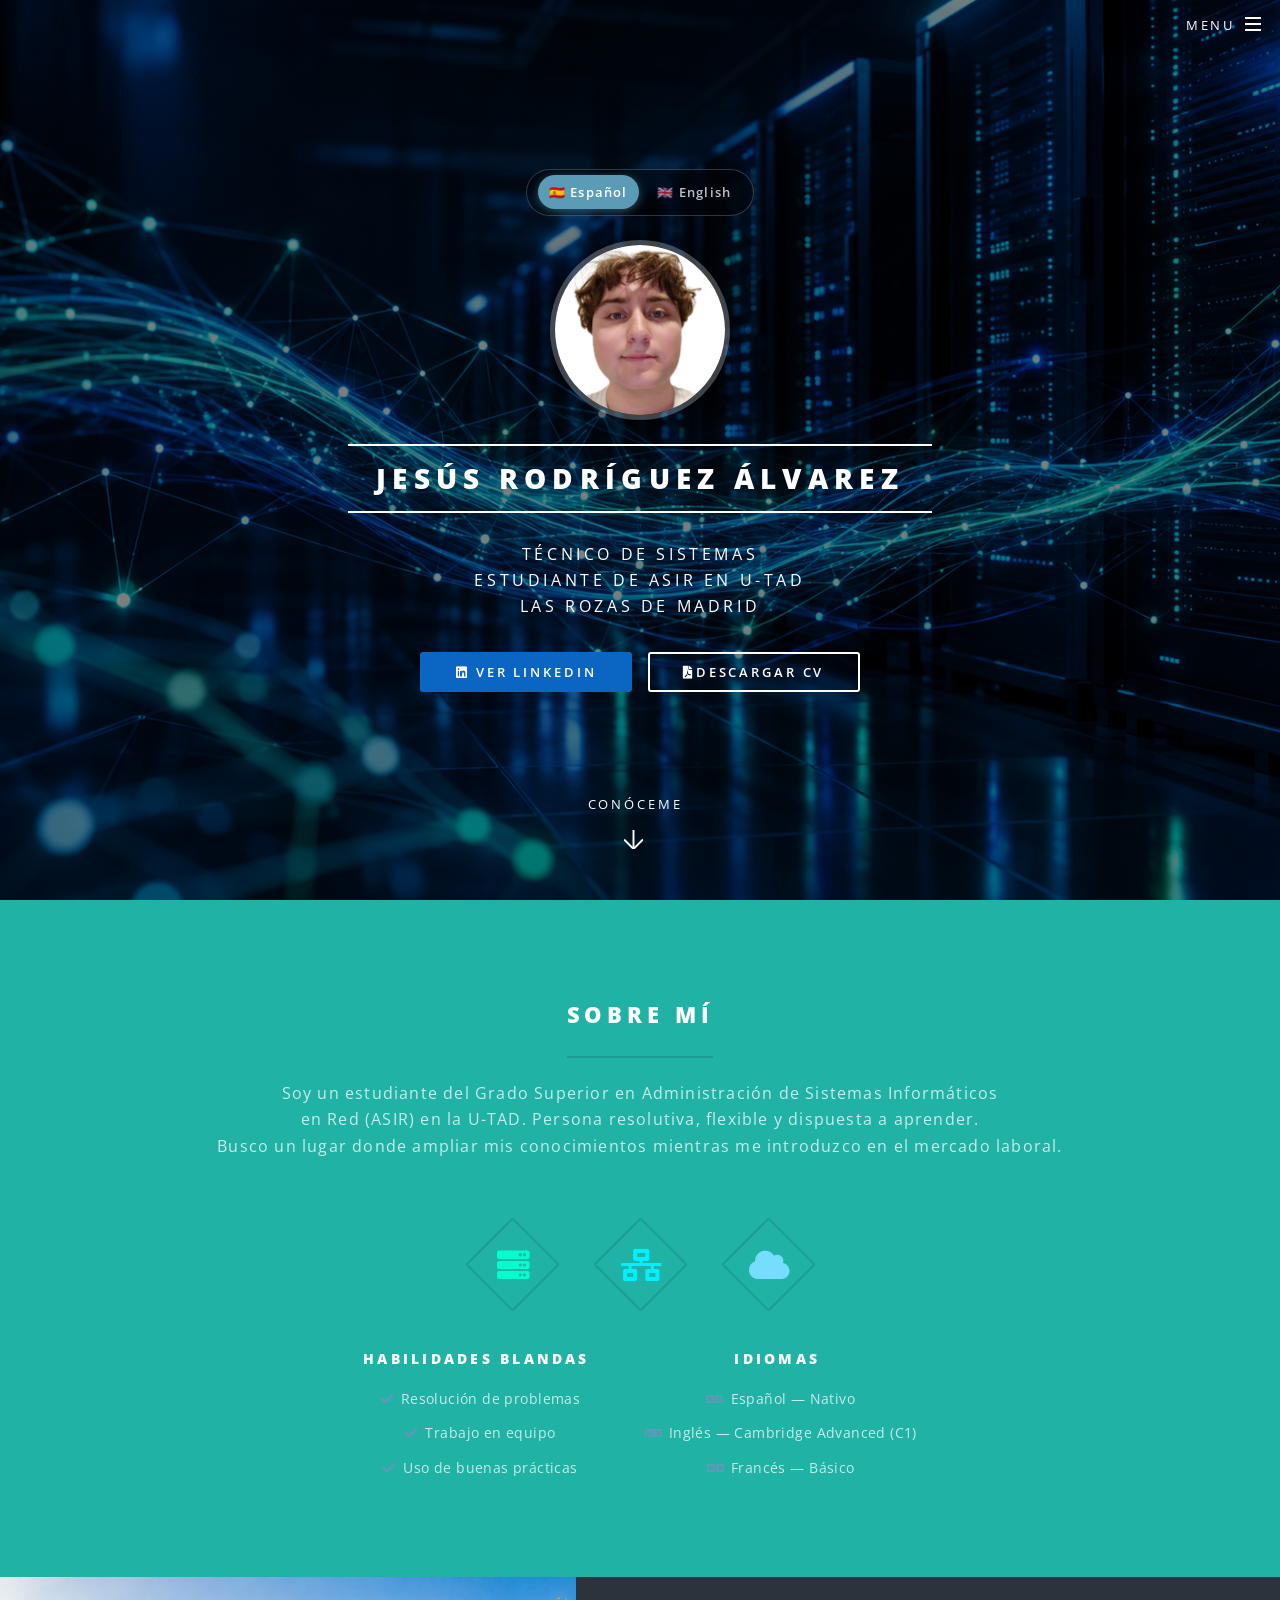
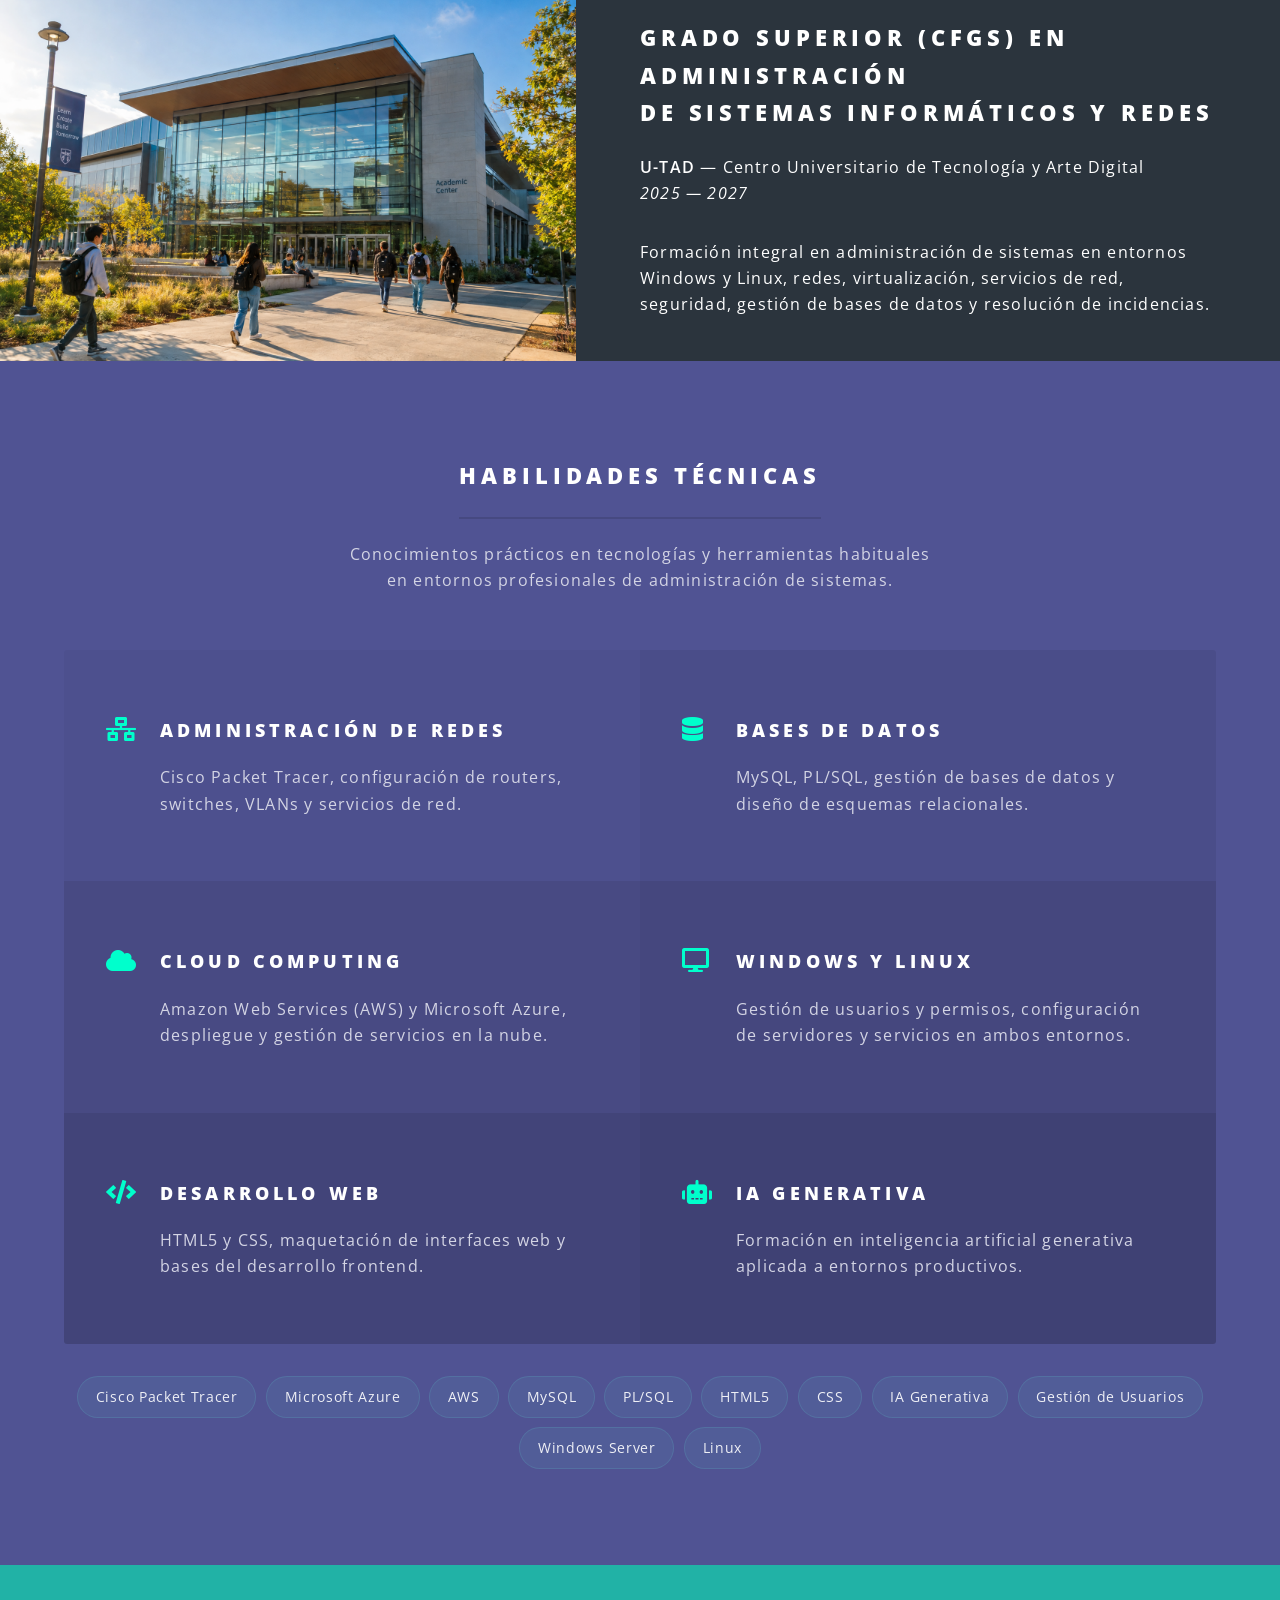
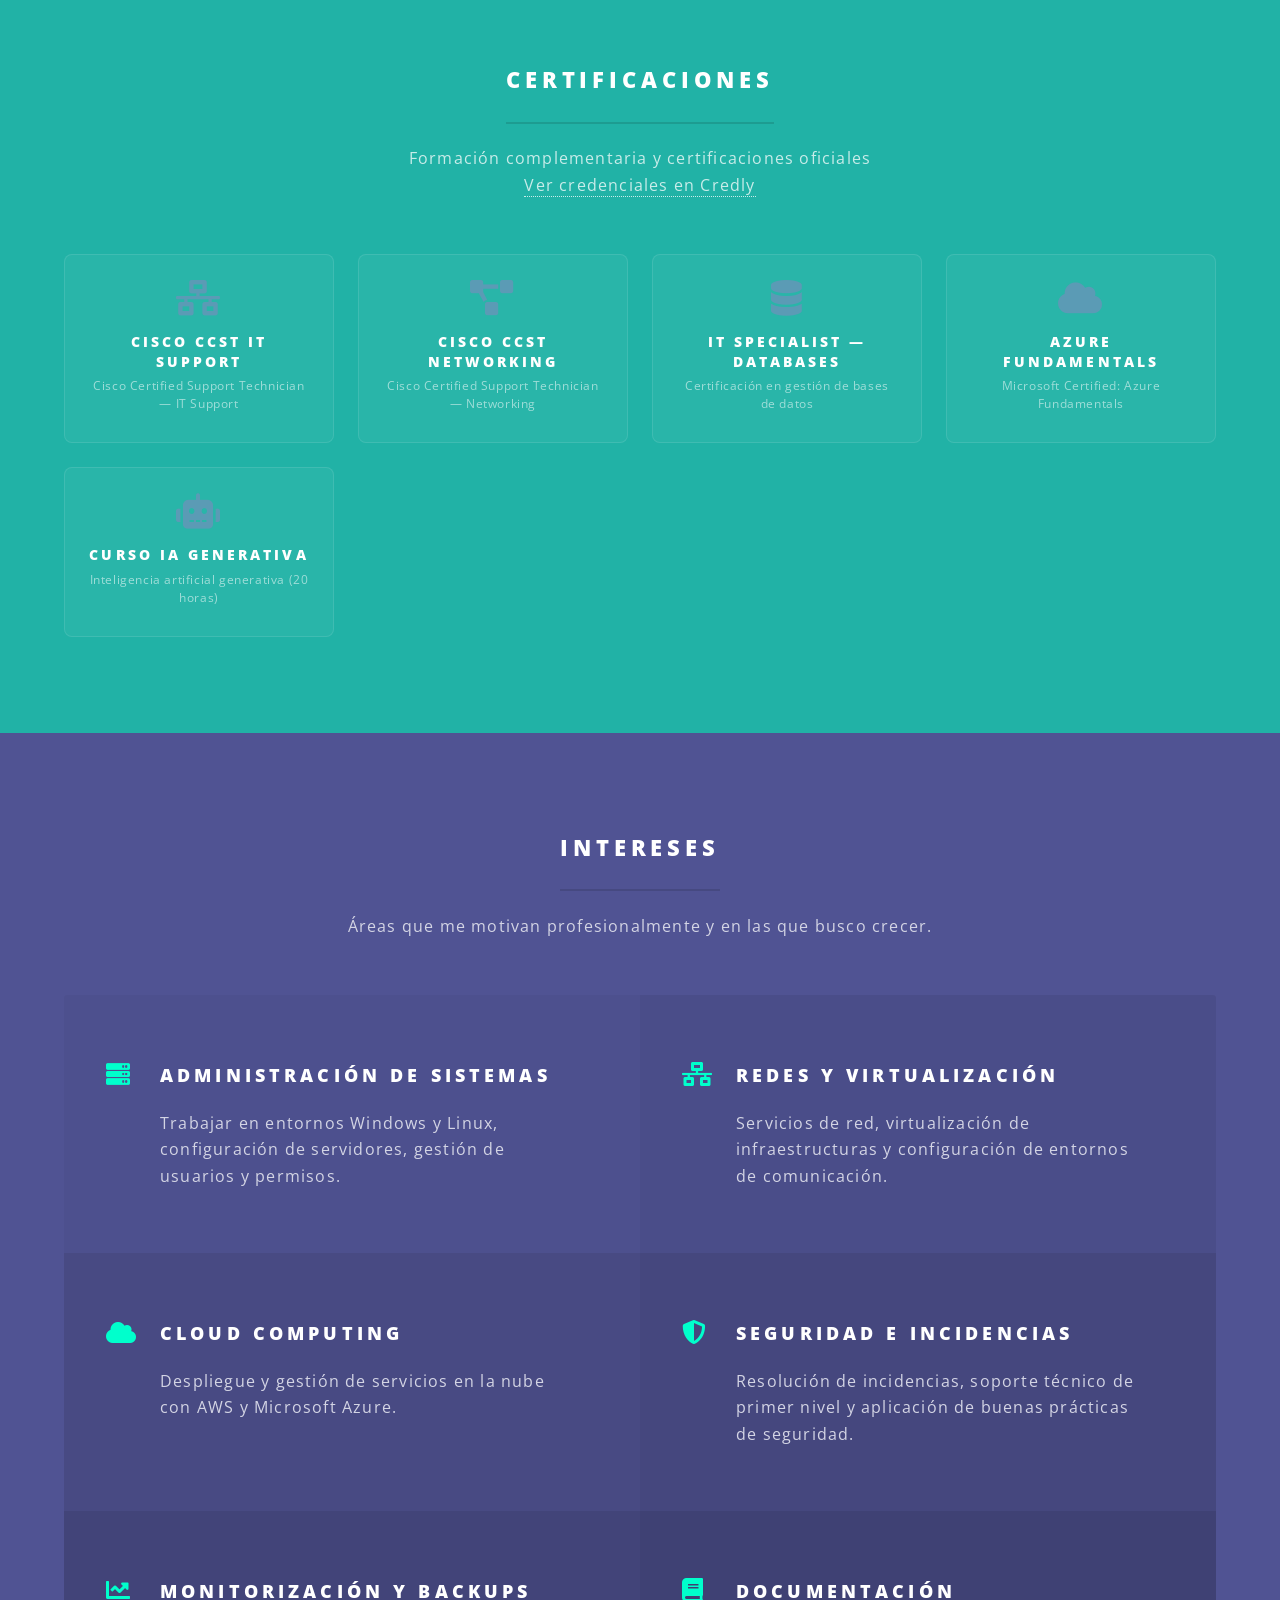
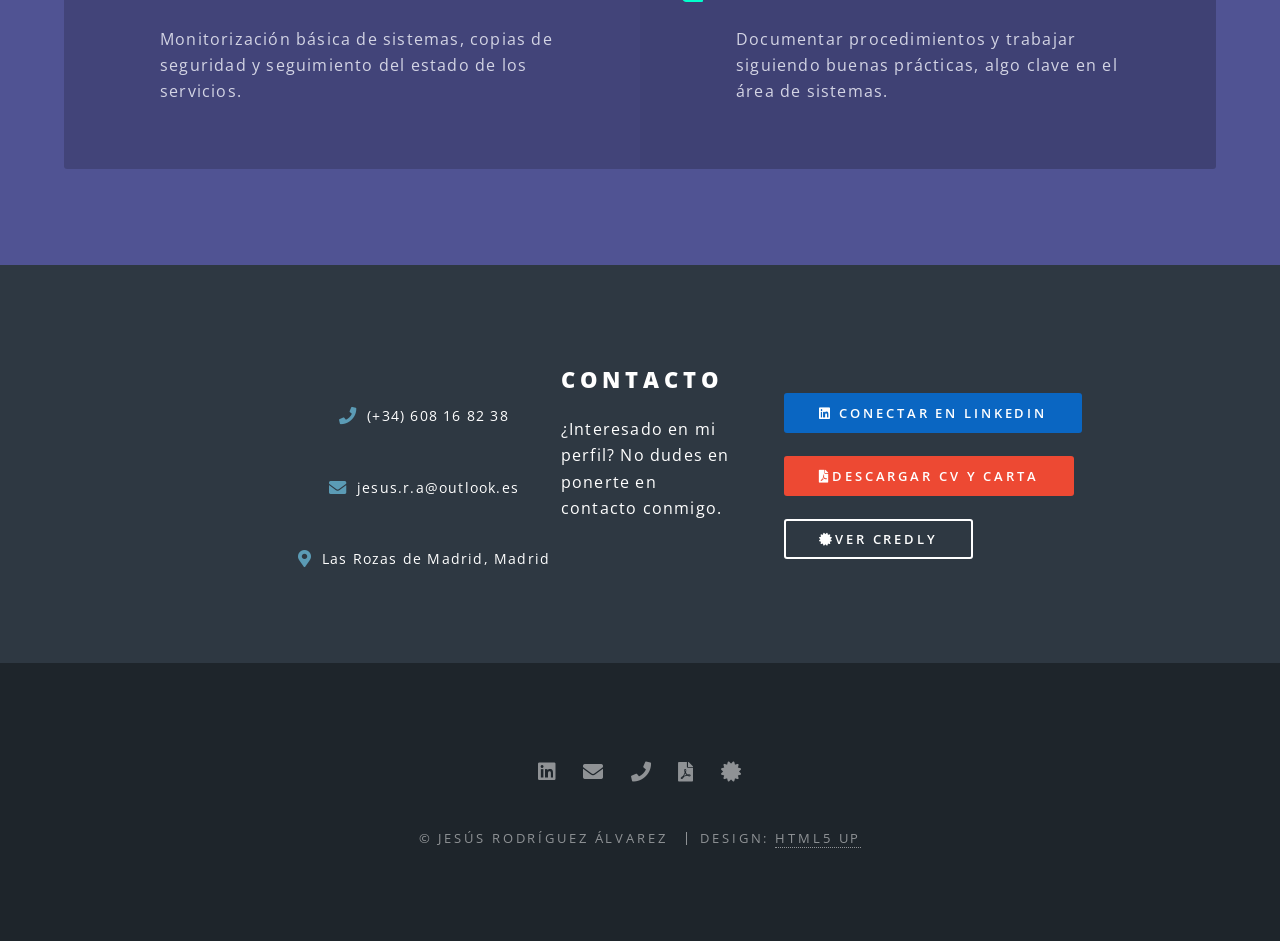
<file: index.html>
<!DOCTYPE html>
<html>
<head>
    <!-- El número 0 es el tiempo de espera. La URL debe coincidir exactamente con tus carpetas -->
    <meta http-equiv="refresh" content="0; url=./Documents/UD2_Act/CV%20WEB/index.html">
    <title>Cargando CV...</title>
</head>
<body>
    <p>Redirigiendo a mi CV web... Si no carga, <a href="./Documents/UD2_Act/CV%20WEB/index.html">haz clic aquí</a>.</p>
    <p>Redirigiendo a mi Portfolio web... Si no carga, <a href="./Documents/UD2_Act/PORTFOLIO%20WEB/index.html">haz clic aquí</a>.</p>
</body>
</html>
</file>
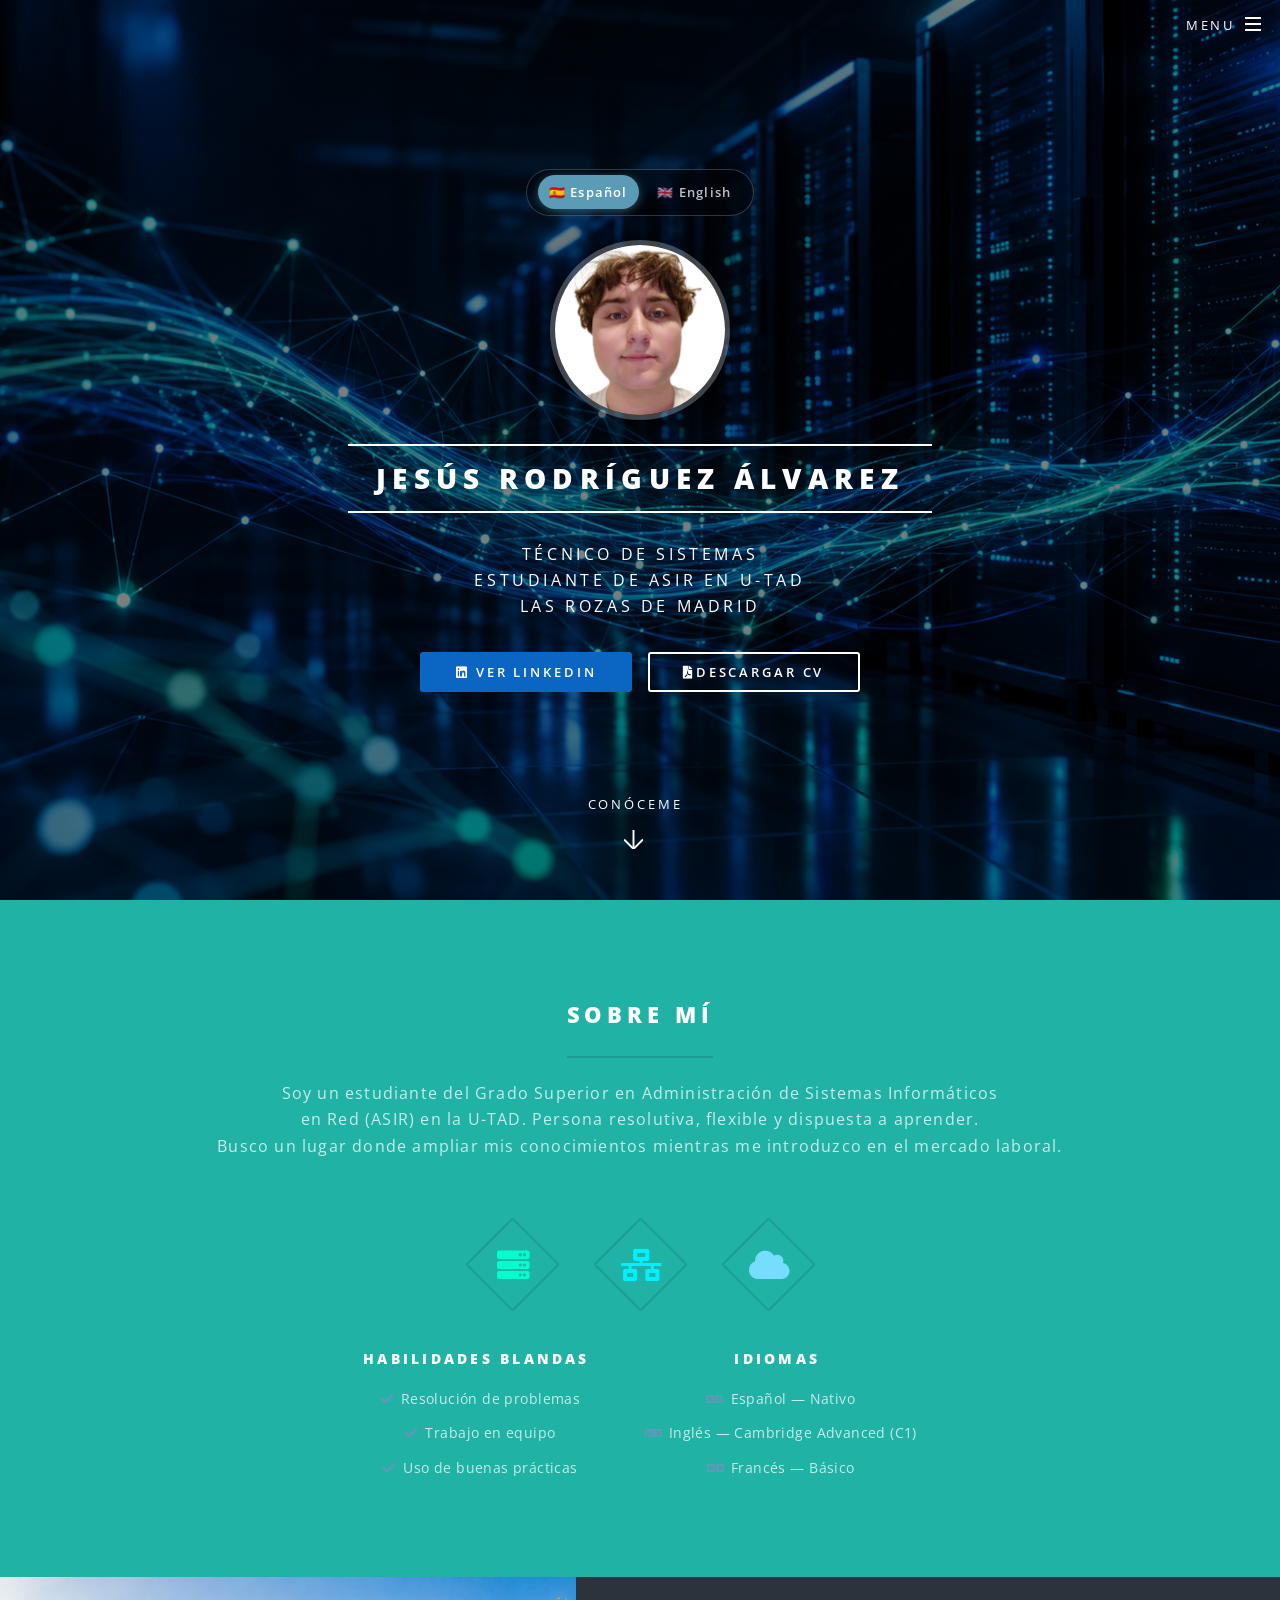
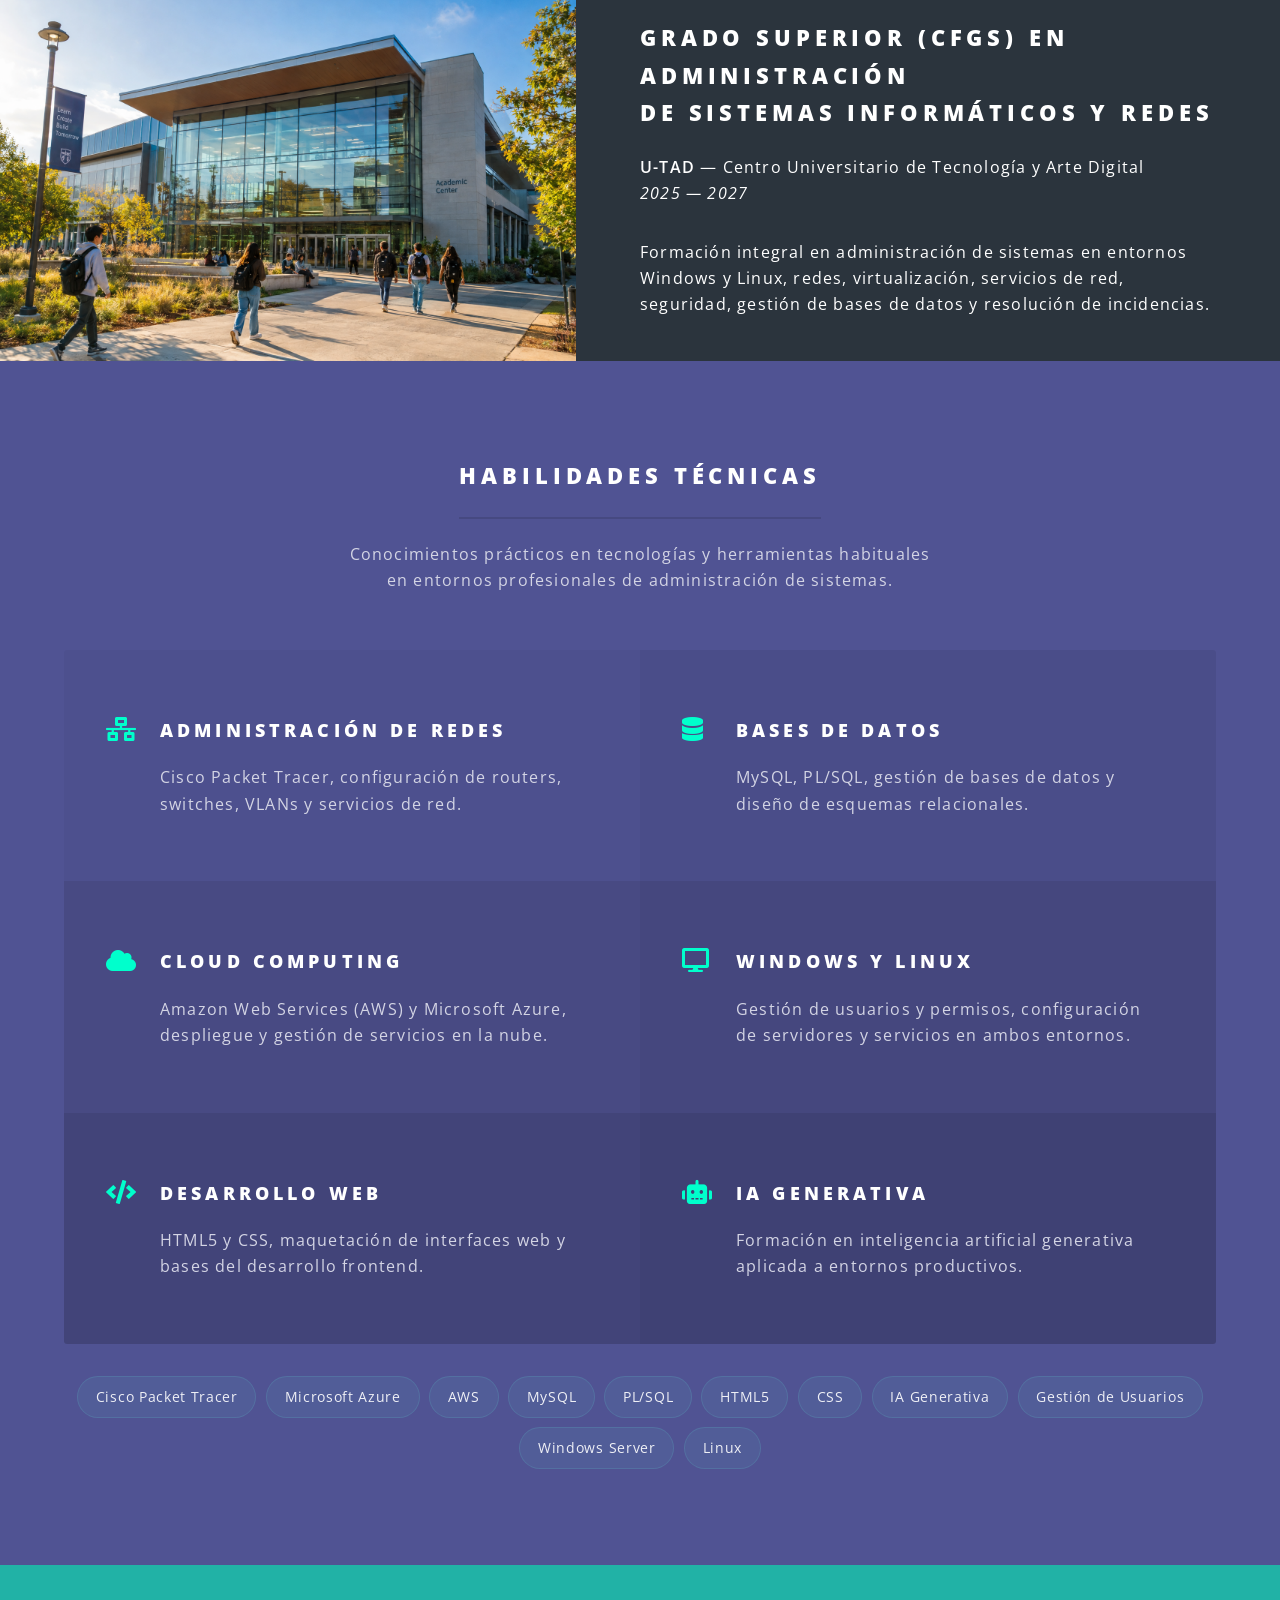
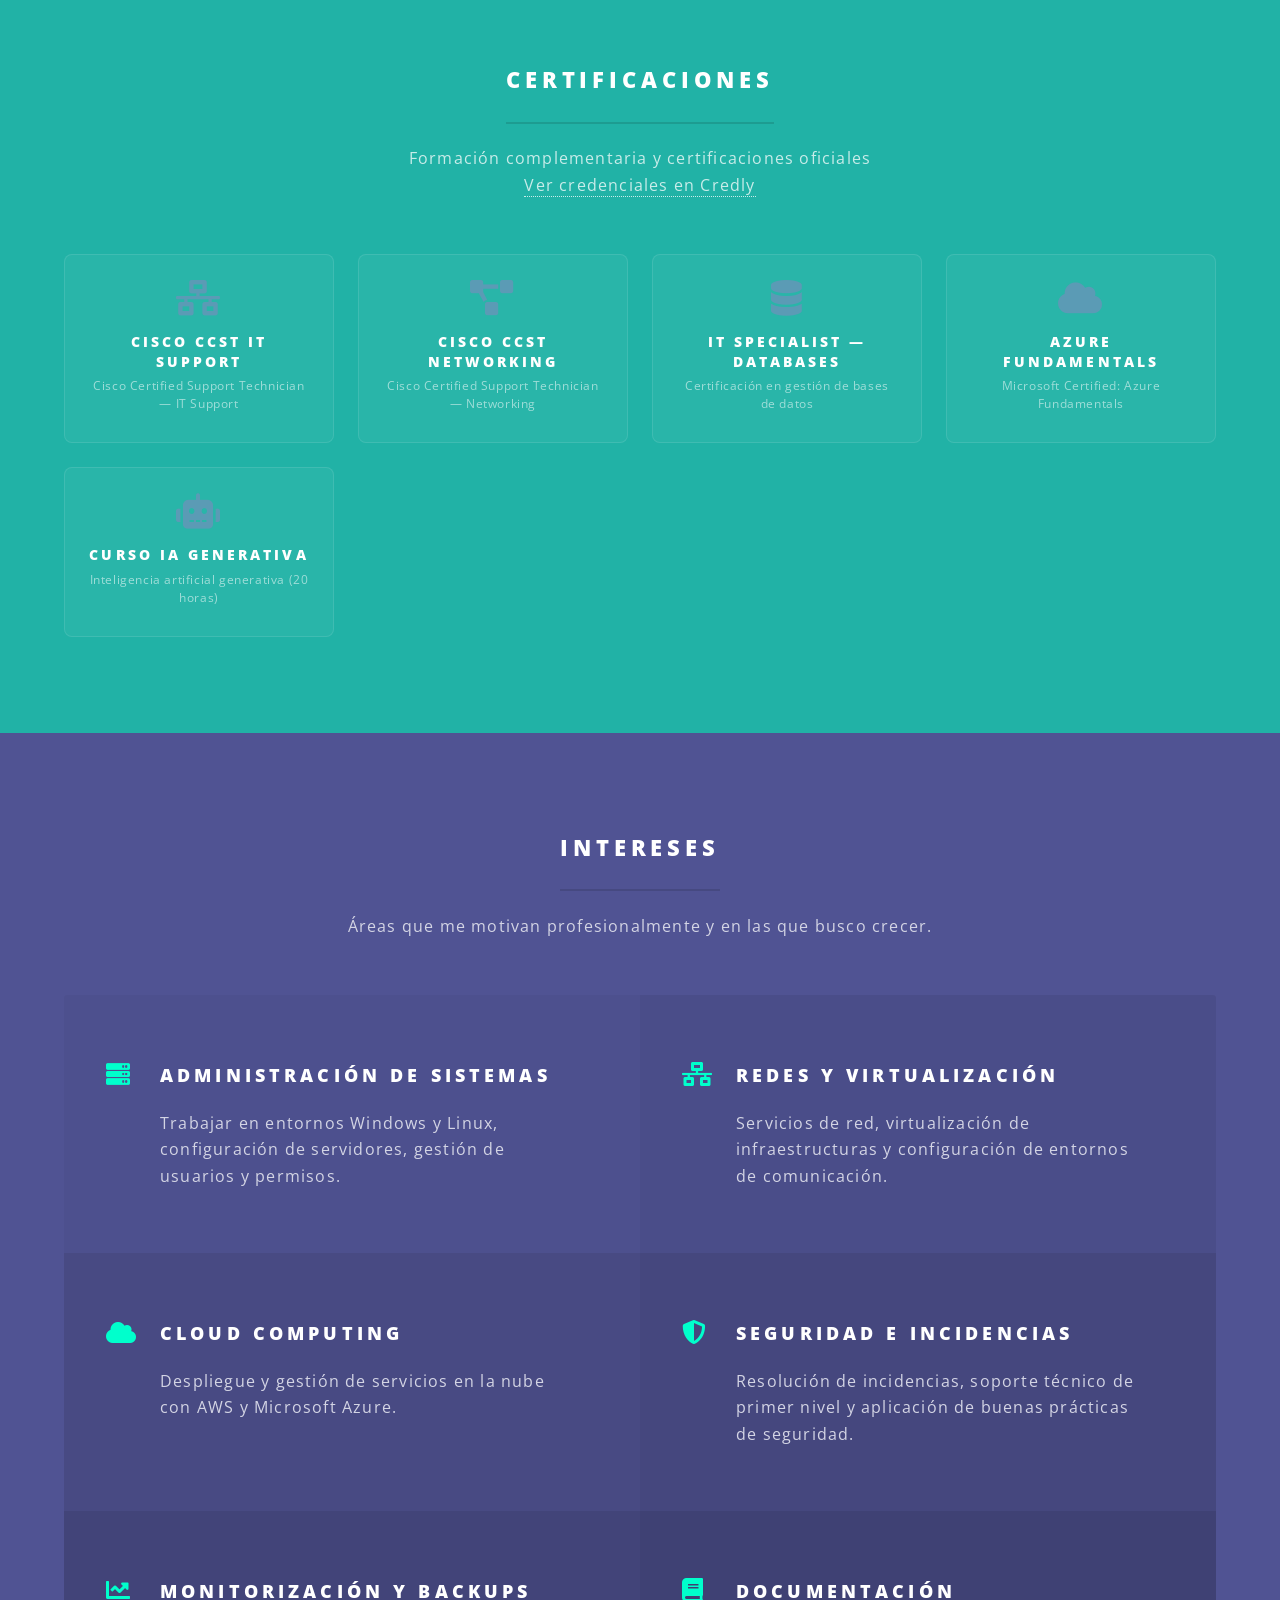
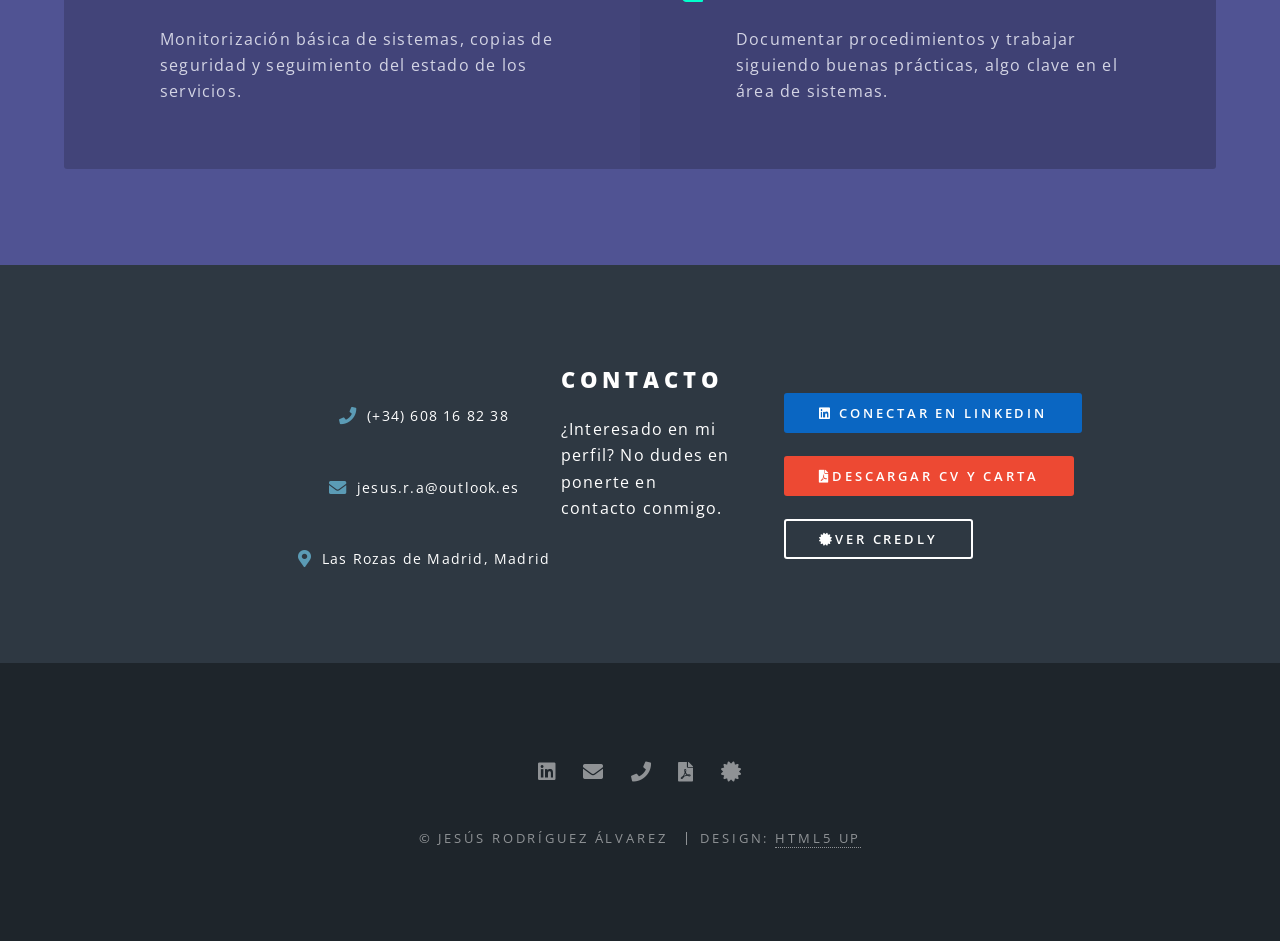
<file: Documents/UD2_Act/CV WEB/index.html>
<!DOCTYPE HTML>
<!--
	Spectral by HTML5 UP
	html5up.net | @ajlkn
	Free for personal and commercial use under the CCA 3.0 license (html5up.net/license)
-->
<html lang="es">
	<head>
		<title>Jesús Rodríguez Álvarez | Técnico de Sistemas</title>
		<meta charset="utf-8" />
		<meta name="viewport" content="width=device-width, initial-scale=1, user-scalable=no" />
		<meta name="description" content="Currículum web de Jesús Rodríguez Álvarez, Técnico de Sistemas especializado en redes, cloud computing y administración de sistemas informáticos." />
		<meta property="og:title" content="Jesús Rodríguez Álvarez | Técnico de Sistemas" />
		<meta property="og:description" content="Estudiante de ASIR en U-TAD. Especializado en redes, cloud computing y administración de sistemas." />
		<link rel="stylesheet" href="assets/css/main.css" />
		<link rel="stylesheet" href="assets/css/custom.css" />
		<noscript><link rel="stylesheet" href="assets/css/noscript.css" /></noscript>
	</head>
	<body class="landing is-preload">

		<!-- Page Wrapper -->
			<div id="page-wrapper">

				<!-- Header -->
					<header id="header" class="alt">
						<h1><a href="index.html">Jesús Rodríguez Álvarez</a></h1>
						<nav id="nav">
							<ul>
								<li class="special">
									<a href="#menu" class="menuToggle"><span>Menu</span></a>
									<div id="menu">
										<ul>
											<li><a href="#banner">Inicio</a></li>
											<li><a href="#one">Sobre Mí</a></li>
											<li><a href="#two">Educación</a></li>
											<li><a href="#three">Habilidades</a></li>
											<li><a href="#four">Certificaciones</a></li>
											<li><a href="#five">Intereses</a></li>
											<li><a href="#cta">Contacto</a></li>
											<li><a href="../PORTFOLIO WEB/index.html" target="_blank">💻 Ver Portafolio Web</a></li>
											<li class="menu-lang-divider"><a href="index.html">🇪🇸 Español (ES)</a></li>
											<li><a href="index_en.html">🇬🇧 English (EN)</a></li>
										</ul>
									</div>
								</li>
							</ul>
						</nav>
					</header>

				<!-- Banner -->
					<section id="banner">
						<div class="inner">
							<div class="lang-picker-banner">
								<a href="index.html" class="lang-chip active">🇪🇸 Español</a>
								<a href="index_en.html" class="lang-chip">🇬🇧 English</a>
							</div>
							<img src="images/profile.png" alt="Jesús Rodríguez Álvarez" class="profile-photo" />
							<h2>Jesús Rodríguez Álvarez</h2>
							<p>Técnico de Sistemas<br />
							Estudiante de ASIR en U-TAD<br />
							Las Rozas de Madrid</p>
							<ul class="actions special">
								<li><a href="https://www.linkedin.com/in/jes%C3%BAs-rodr%C3%ADguez-%C3%A1lvarez-a2583a39a" target="_blank" rel="noopener" class="button primary linkedin-btn"><span class="icon brands fa-linkedin"></span>Ver LinkedIn</a></li>
								<li><a href="downloads/CV-Jesus-Rodriguez-Alvarez.pdf" download class="button"><span class="icon solid fa-file-pdf"></span>Descargar CV</a></li>
							</ul>
						</div>
						<a href="#one" class="more scrolly">Conóceme</a>
					</section>

				<!-- One: Sobre Mí -->
					<section id="one" class="wrapper style1 special">
						<div class="inner">
							<header class="major">
								<h2>Sobre Mí</h2>
								<p>Soy un estudiante del Grado Superior en Administración de Sistemas Informáticos<br />
								en Red (ASIR) en la U-TAD. Persona resolutiva, flexible y dispuesta a aprender.<br />
								Busco un lugar donde ampliar mis conocimientos mientras me introduzco en el mercado laboral.</p>
							</header>
							<ul class="icons major">
								<li><span class="icon solid fa-server major style1"><span class="label">Sistemas</span></span></li>
								<li><span class="icon solid fa-network-wired major style2"><span class="label">Redes</span></span></li>
								<li><span class="icon solid fa-cloud major style3"><span class="label">Cloud</span></span></li>
							</ul>

							<!-- Soft Skills & Languages -->
							<div class="soft-langs">
								<div>
									<h3>Habilidades Blandas</h3>
									<ul>
										<li><span class="icon solid fa-check"></span>Resolución de problemas</li>
										<li><span class="icon solid fa-check"></span>Trabajo en equipo</li>
										<li><span class="icon solid fa-check"></span>Uso de buenas prácticas</li>
									</ul>
								</div>
								<div>
									<h3>Idiomas</h3>
									<ul>
										<li><span class="icon solid fa-language"></span>Español — Nativo</li>
										<li><span class="icon solid fa-language"></span>Inglés — Cambridge Advanced (C1)</li>
										<li><span class="icon solid fa-language"></span>Francés — Básico</li>
									</ul>
								</div>
							</div>
						</div>
					</section>

				<!-- Two: Educación -->
					<section id="two" class="wrapper alt style2">
						<section class="spotlight">
							<div class="image"><img src="images/pic01.jpg" alt="Universidad U-TAD" /></div>
							<div class="content">
								<h2>Grado Superior (CFGS) en Administración<br />
								de Sistemas Informáticos y Redes</h2>
								<p><strong>U-TAD</strong> — Centro Universitario de Tecnología y Arte Digital<br />
								<em>2025 — 2027</em></p>
								<p>Formación integral en administración de sistemas en entornos Windows y Linux, redes, virtualización, servicios de red, seguridad, gestión de bases de datos y resolución de incidencias.</p>
							</div>
						</section>
						
					</section>

				<!-- Three: Habilidades -->
					<section id="three" class="wrapper style3 special">
						<div class="inner">
							<header class="major">
								<h2>Habilidades Técnicas</h2>
								<p>Conocimientos prácticos en tecnologías y herramientas habituales<br />
								en entornos profesionales de administración de sistemas.</p>
							</header>
							<ul class="features">
								<li class="icon solid fa-network-wired">
									<h3>Administración de Redes</h3>
									<p>Cisco Packet Tracer, configuración de routers, switches, VLANs y servicios de red.</p>
								</li>
								<li class="icon solid fa-database">
									<h3>Bases de Datos</h3>
									<p>MySQL, PL/SQL, gestión de bases de datos y diseño de esquemas relacionales.</p>
								</li>
								<li class="icon solid fa-cloud">
									<h3>Cloud Computing</h3>
									<p>Amazon Web Services (AWS) y Microsoft Azure, despliegue y gestión de servicios en la nube.</p>
								</li>
								<li class="icon solid fa-desktop">
									<h3>Windows y Linux</h3>
									<p>Gestión de usuarios y permisos, configuración de servidores y servicios en ambos entornos.</p>
								</li>
								<li class="icon solid fa-code">
									<h3>Desarrollo Web</h3>
									<p>HTML5 y CSS, maquetación de interfaces web y bases del desarrollo frontend.</p>
								</li>
								<li class="icon solid fa-robot">
									<h3>IA Generativa</h3>
									<p>Formación en inteligencia artificial generativa aplicada a entornos productivos.</p>
								</li>
							</ul>

							<!-- Skill tags -->
							<ul class="skill-tags">
								<li class="skill-tag">Cisco Packet Tracer</li>
								<li class="skill-tag">Microsoft Azure</li>
								<li class="skill-tag">AWS</li>
								<li class="skill-tag">MySQL</li>
								<li class="skill-tag">PL/SQL</li>
								<li class="skill-tag">HTML5</li>
								<li class="skill-tag">CSS</li>
								<li class="skill-tag">IA Generativa</li>
								<li class="skill-tag">Gestión de Usuarios</li>
								<li class="skill-tag">Windows Server</li>
								<li class="skill-tag">Linux</li>
							</ul>
						</div>
					</section>

				<!-- Four: Certificaciones -->
					<section id="four" class="wrapper style1 special">
						<div class="inner">
							<header class="major">
								<h2>Certificaciones</h2>
								<p>Formación complementaria y certificaciones oficiales<br />
								<a href="https://www.credly.com/users/jesus-rodriguez-alvarez" target="_blank" rel="noopener">Ver credenciales en Credly</a></p>
							</header>
							<ul class="cert-grid">
								<li class="cert-card">
									<span class="cert-icon icon solid fa-network-wired"></span>
									<h3>Cisco CCST IT Support</h3>
									<p>Cisco Certified Support Technician — IT Support</p>
								</li>
								<li class="cert-card">
									<span class="cert-icon icon solid fa-project-diagram"></span>
									<h3>Cisco CCST Networking</h3>
									<p>Cisco Certified Support Technician — Networking</p>
								</li>
								<li class="cert-card">
									<span class="cert-icon icon solid fa-database"></span>
									<h3>IT Specialist — Databases</h3>
									<p>Certificación en gestión de bases de datos</p>
								</li>
								<li class="cert-card">
									<span class="cert-icon icon solid fa-cloud"></span>
									<h3>Azure Fundamentals</h3>
									<p>Microsoft Certified: Azure Fundamentals</p>
								</li>
								<li class="cert-card">
									<span class="cert-icon icon solid fa-robot"></span>
									<h3>Curso IA Generativa</h3>
									<p>Inteligencia artificial generativa (20 horas)</p>
								</li>
							</ul>
						</div>
					</section>

				<!-- Five: Intereses -->
					<section id="five" class="wrapper style3 special">
						<div class="inner">
							<header class="major">
								<h2>Intereses</h2>
								<p>Áreas que me motivan profesionalmente y en las que busco crecer.</p>
							</header>
							<ul class="features">
								<li class="icon solid fa-server">
									<h3>Administración de Sistemas</h3>
									<p>Trabajar en entornos Windows y Linux, configuración de servidores, gestión de usuarios y permisos.</p>
								</li>
								<li class="icon solid fa-network-wired">
									<h3>Redes y Virtualización</h3>
									<p>Servicios de red, virtualización de infraestructuras y configuración de entornos de comunicación.</p>
								</li>
								<li class="icon solid fa-cloud">
									<h3>Cloud Computing</h3>
									<p>Despliegue y gestión de servicios en la nube con AWS y Microsoft Azure.</p>
								</li>
								<li class="icon solid fa-shield-alt">
									<h3>Seguridad e Incidencias</h3>
									<p>Resolución de incidencias, soporte técnico de primer nivel y aplicación de buenas prácticas de seguridad.</p>
								</li>
								<li class="icon solid fa-chart-line">
									<h3>Monitorización y Backups</h3>
									<p>Monitorización básica de sistemas, copias de seguridad y seguimiento del estado de los servicios.</p>
								</li>
								<li class="icon solid fa-book">
									<h3>Documentación</h3>
									<p>Documentar procedimientos y trabajar siguiendo buenas prácticas, algo clave en el área de sistemas.</p>
								</li>
							</ul>
						</div>
					</section>

				<!-- CTA: Contacto -->
					<section id="cta" class="wrapper style4">
						<div class="inner">
							<header>
								<h2>Contacto</h2>
								<p>¿Interesado en mi perfil? No dudes en ponerte en contacto conmigo.</p>
							</header>
							<ul class="contact-info">
								<li class="contact-item">
									<span class="icon solid fa-phone"></span>
									<a href="tel:+34608168238">(+34) 608 16 82 38</a>
								</li>
								<li class="contact-item">
									<span class="icon solid fa-envelope"></span>
									<a href="mailto:jesus.r.a@outlook.es">jesus.r.a@outlook.es</a>
								</li>
								<li class="contact-item">
									<span class="icon solid fa-map-marker-alt"></span>
									Las Rozas de Madrid, Madrid
								</li>
							</ul>
							<ul class="actions stacked">
								<li><a href="https://www.linkedin.com/in/jes%C3%BAs-rodr%C3%ADguez-%C3%A1lvarez-a2583a39a" target="_blank" rel="noopener" class="button primary linkedin-btn"><span class="icon brands fa-linkedin"></span>Conectar en LinkedIn</a></li>
								<li><a href="downloads/CV-Jesus-Rodriguez-Alvarez.pdf" download class="button primary"><span class="icon solid fa-file-pdf"></span>Descargar CV y Carta</a></li>
								<li><a href="https://www.credly.com/users/jesus-rodriguez-alvarez" target="_blank" rel="noopener" class="button"><span class="icon solid fa-certificate"></span>Ver Credly</a></li>
							</ul>
						</div>
					</section>

				<!-- Footer -->
					<footer id="footer">
						<ul class="icons">
							<li><a href="https://www.linkedin.com/in/jes%C3%BAs-rodr%C3%ADguez-%C3%A1lvarez-a2583a39a" target="_blank" rel="noopener" class="icon brands fa-linkedin" title="LinkedIn"><span class="label">LinkedIn</span></a></li>
							<li><a href="mailto:jesus.r.a@outlook.es" class="icon solid fa-envelope" title="Email"><span class="label">Email</span></a></li>
							<li><a href="tel:+34608168238" class="icon solid fa-phone" title="Teléfono"><span class="label">Teléfono</span></a></li>
							<li><a href="downloads/CV-Jesus-Rodriguez-Alvarez.pdf" download class="icon solid fa-file-pdf" title="Descargar CV"><span class="label">CV PDF</span></a></li>
							<li><a href="https://www.credly.com/users/jesus-rodriguez-alvarez" target="_blank" rel="noopener" class="icon solid fa-certificate" title="Credly"><span class="label">Credly</span></a></li>
						</ul>
						<ul class="copyright">
							<li>&copy; Jesús Rodríguez Álvarez</li>
							<li>Design: <a href="http://html5up.net">HTML5 UP</a></li>
						</ul>
					</footer>

			</div>

		<!-- Scripts -->
			<script src="assets/js/jquery.min.js"></script>
			<script src="assets/js/jquery.scrollex.min.js"></script>
			<script src="assets/js/jquery.scrolly.min.js"></script>
			<script src="assets/js/browser.min.js"></script>
			<script src="assets/js/breakpoints.min.js"></script>
			<script src="assets/js/util.js"></script>
			<script src="assets/js/main.js"></script>

	<script data-pplx-inline-edit>
(function () {
  if (window === window.top) return;

  const allowedParentOrigins = ["https://www.perplexity.ai","https://perplexity.ai","https://testing.perplexity.ai","https://staging.perplexity.ai","https://*.preview.i.perplexity.ai","http://perplexity.localhost","http://localhost:1420","http://127.0.0.1:1420","http://localhost:3000","http://127.0.0.1:3000","http://localhost:5173","http://127.0.0.1:5173"];
  const MAX_FONT_BYTES = 500 * 1024;
  const MAX_TOTAL_FONT_BYTES = 2 * 1024 * 1024;
  let scrollForwarding = false;
  let scrollRaf = 0;
  let trustedTopOrigin = null;

  // Allow entries like "https://*.preview.i.perplexity.ai" — the wildcard
  // matches a single DNS label (no dots), so "https://*.foo" cannot stretch
  // across multiple labels.
  function matchesAllowedOrigin(origin) {
    if (!origin) return false;
    for (const entry of allowedParentOrigins) {
      if (!entry.includes("*")) {
        if (entry === origin) return true;
        continue;
      }
      const pattern = new RegExp(
        "^" +
          entry.replace(/[.+?^${}()|[\]\\]/g, "\\$&").replace(/\*/g, "[^.]+") +
          "$",
      );
      if (pattern.test(origin)) return true;
    }
    return false;
  }

  // Trust decision: when the sender is same-origin-visible (event.origin is a
  // real origin like https://www.perplexity.ai) we trust event.origin directly.
  // When event.origin is "null" (opaque broker srcdoc), we fall back to the
  // broker's stamped `parentOrigin` to identify the top window. The fallback
  // is claim-only — we rely on the browser's native `targetOrigin` enforcement
  // on the response path (see postToTrustedTop) to ensure replies can't be
  // delivered to anyone but the actual top window of that claimed origin.
  function getTrustedParentOrigin(event) {
    const forwardedParentOrigin =
      typeof event.data.parentOrigin === "string" ? event.data.parentOrigin : null;
    const parentOrigin = event.origin === "null" ? forwardedParentOrigin : event.origin;
    return matchesAllowedOrigin(parentOrigin) ? parentOrigin : null;
  }

  // All responses go to window.top with targetOrigin = the allowlisted origin.
  // An attacker that iframes us inside their own null-origin broker can claim
  // any parentOrigin they like, but the browser will drop the reply whenever
  // the real top's origin doesn't match — so the screenshot never leaves.
  function postToTrustedTop(message) {
    if (!trustedTopOrigin) return;
    try {
      window.top.postMessage(message, trustedTopOrigin);
    } catch (_error) {}
  }

  function inlineAll(original, clone) {
    if (original.nodeType !== 1 || clone.nodeType !== 1) return;

    try {
      const computedStyle = getComputedStyle(original);
      // cssText on a computed style is the serialized declaration in modern
      // Chromium/Safari — a single read beats enumerating ~400 longhand
      // properties. Firefox returns "" here, so we fall back on empty.
      const serialized = computedStyle.cssText;
      if (serialized) {
        clone.style.cssText = serialized;
      } else {
        const parts = new Array(computedStyle.length);
        for (let index = 0; index < computedStyle.length; index += 1) {
          const property = computedStyle[index];
          parts[index] = `${property}:${computedStyle.getPropertyValue(property)};`;
        }
        clone.style.cssText = parts.join("");
      }
    } catch (_error) {}

    const originalChildren = original.children;
    const clonedChildren = clone.children;
    for (
      let index = 0;
      index < originalChildren.length && index < clonedChildren.length;
      index += 1
    ) {
      inlineAll(originalChildren[index], clonedChildren[index]);
    }
  }

  function extractFontUrl(srcValue) {
    const matches = [
      ...srcValue.matchAll(
        /url\(["']?([^"')]+)["']?\)(?:\s*format\(["']?([^"')]+)["']?\))?/gi,
      ),
    ];
    if (matches.length === 0) return null;
    const woff2 = matches.find((m) => m[2] && m[2].toLowerCase().includes("woff2"));
    if (woff2) return woff2[1];
    const woff = matches.find((m) => m[2] && m[2].toLowerCase().includes("woff"));
    if (woff) return woff[1];
    return matches[0][1];
  }

  // Cache resolved font URL -> data URI across captures. Fonts on a page
  // essentially never change, and a batch run emits multiple captures back to
  // back — without this we'd refetch + re-base64 every time.
  const fontDataUriCache = new Map();
  const SRC_DECLARATION_RE = /src\s*:\s*[^;}]+/i;

  async function fetchAsDataUri(url) {
    if (fontDataUriCache.has(url)) return fontDataUriCache.get(url);
    let dataUri = null;
    try {
      const response = await fetch(url, { mode: "cors", credentials: "omit" });
      if (response.ok) {
        const blob = await response.blob();
        if (blob.size <= MAX_FONT_BYTES) {
          dataUri = await new Promise((resolve) => {
            const reader = new FileReader();
            reader.onloadend = () =>
              resolve(typeof reader.result === "string" ? reader.result : null);
            reader.onerror = () => resolve(null);
            reader.readAsDataURL(blob);
          });
        }
      }
    } catch (_error) {
      dataUri = null;
    }
    fontDataUriCache.set(url, dataUri);
    return dataUri;
  }

  function collectFontFaceRuleTexts() {
    const rules = [];
    for (const sheet of document.styleSheets) {
      let cssRules;
      try {
        cssRules = sheet.cssRules;
      } catch (_error) {
        continue;
      }
      if (!cssRules) continue;
      for (const rule of cssRules) {
        const cssText = rule.cssText || "";
        if (cssText.startsWith("@font-face")) rules.push(cssText);
      }
    }
    return rules;
  }

  async function buildInlinedFontCss() {
    const ruleTexts = collectFontFaceRuleTexts();
    if (ruleTexts.length === 0) return null;

    const resolved = ruleTexts.map((cssText) => {
      if (!SRC_DECLARATION_RE.test(cssText)) return null;
      const srcMatch = cssText.match(/src\s*:\s*([^;}]+)[;}]/i);
      if (!srcMatch) return null;
      const url = extractFontUrl(srcMatch[1]);
      if (!url) return null;
      try {
        return { cssText, url: new URL(url, document.baseURI).href };
      } catch (_error) {
        return null;
      }
    });

    const dataUris = await Promise.all(
      resolved.map((entry) => (entry ? fetchAsDataUri(entry.url) : Promise.resolve(null))),
    );

    const inlined = [];
    let totalBytes = 0;
    for (let index = 0; index < resolved.length; index += 1) {
      const entry = resolved[index];
      const dataUri = dataUris[index];
      if (!entry || !dataUri) continue;
      const approxBytes = dataUri.length * 0.75;
      if (totalBytes + approxBytes > MAX_TOTAL_FONT_BYTES) break;
      totalBytes += approxBytes;
      inlined.push(entry.cssText.replace(SRC_DECLARATION_RE, `src: url("${dataUri}")`));
    }
    return inlined.length > 0 ? inlined.join("\n") : null;
  }

  function stripExternal(clone) {
    const images = clone.querySelectorAll("img");
    for (let index = 0; index < images.length; index += 1) {
      const src = images[index].getAttribute("src");
      if (src && !src.startsWith("data:")) images[index].removeAttribute("src");
    }

    const elements = clone.querySelectorAll("*");
    for (let index = 0; index < elements.length; index += 1) {
      const style = elements[index].style.cssText;
      if (style && style.includes("url(")) {
        elements[index].style.cssText = style.replace(
          /url\(["']?(?!data:)[^)"']*["']?\)/gi,
          "none",
        );
      }
    }
  }

  function emitScroll() {
    scrollRaf = 0;
    if (!scrollForwarding) return;
    postToTrustedTop({
      type: "INLINE_EDIT_SCROLL",
      scrollX: window.scrollX,
      scrollY: window.scrollY,
    });
  }

  window.addEventListener(
    "scroll",
    function () {
      if (!scrollForwarding || scrollRaf) return;
      scrollRaf = requestAnimationFrame(emitScroll);
    },
    { passive: true, capture: true },
  );

  async function handleCaptureRequest(event) {
    const requestId = event.data.requestId;
    const scrollX = window.scrollX;
    const scrollY = window.scrollY;
    const width = window.innerWidth;
    const height = window.innerHeight;

    function postResult(dataUrl) {
      postToTrustedTop({
        type: "INLINE_EDIT_SCREENSHOT_RESULT",
        requestId,
        dataUrl,
        scrollX,
        scrollY,
      });
    }

    try {
      // Wait for any pending web fonts to resolve so both inline metrics and
      // the @font-face inlining below see the same loaded faces.
      if (document.fonts && document.fonts.ready) {
        try {
          await document.fonts.ready;
        } catch (_error) {}
      }

      const clone = document.documentElement.cloneNode(true);
      inlineAll(document.documentElement, clone);

      const removedNodes = clone.querySelectorAll("script,link[rel=\"stylesheet\"],style");
      for (let index = 0; index < removedNodes.length; index += 1) {
        removedNodes[index].remove();
      }

      stripExternal(clone);

      // Re-embed web fonts as data-URI @font-face rules so the SVG rasterizer
      // can resolve them — external font URLs aren't fetched during
      // foreignObject rendering, which would otherwise force a fallback face
      // and change text metrics.
      const inlinedFontCss = await buildInlinedFontCss();
      if (inlinedFontCss) {
        const styleEl = document.createElement("style");
        styleEl.textContent = inlinedFontCss;
        const head = clone.querySelector("head");
        if (head) head.appendChild(styleEl);
        else clone.insertBefore(styleEl, clone.firstChild);
      }

      const html = new XMLSerializer().serializeToString(clone);
      const svg =
        `<svg xmlns="http://www.w3.org/2000/svg" width="${width}" height="${height}">` +
        '<foreignObject width="100%" height="100%">' +
        `<div xmlns="http://www.w3.org/1999/xhtml" style="width:${width}px;height:${height}px;overflow:hidden">` +
        `<div style="position:relative;left:-${scrollX}px;top:-${scrollY}px">` +
        html +
        "</div></div></foreignObject></svg>";
      const svgUrl = `data:image/svg+xml;charset=utf-8,${encodeURIComponent(svg)}`;
      const image = new Image();
      image.onload = function () {
        const canvas = document.createElement("canvas");
        canvas.width = width;
        canvas.height = height;
        canvas.getContext("2d").drawImage(image, 0, 0);
        postResult(canvas.toDataURL("image/png"));
      };
      image.onerror = function () {
        postResult(null);
      };
      image.src = svgUrl;
    } catch (_error) {
      postResult(null);
    }
  }

  window.addEventListener("message", function (event) {
    if (!event.data) return;
    // Only accept messages from the direct parent frame. Blocks sibling /
    // unrelated-window postMessage senders that could otherwise reach us.
    if (event.source !== window.parent) return;

    const trustedParentOrigin = getTrustedParentOrigin(event);
    if (!trustedParentOrigin) return;
    trustedTopOrigin = trustedParentOrigin;

    if (event.data.type === "INLINE_EDIT_SCROLL_START") {
      scrollForwarding = true;
      emitScroll();
      return;
    }

    if (event.data.type === "INLINE_EDIT_SCROLL_STOP") {
      scrollForwarding = false;
      if (scrollRaf) cancelAnimationFrame(scrollRaf);
      scrollRaf = 0;
      return;
    }

    if (event.data.type !== "INLINE_EDIT_CAPTURE_REQUEST") return;

    handleCaptureRequest(event);
  });
})();


</script></body>
</html>
</file>
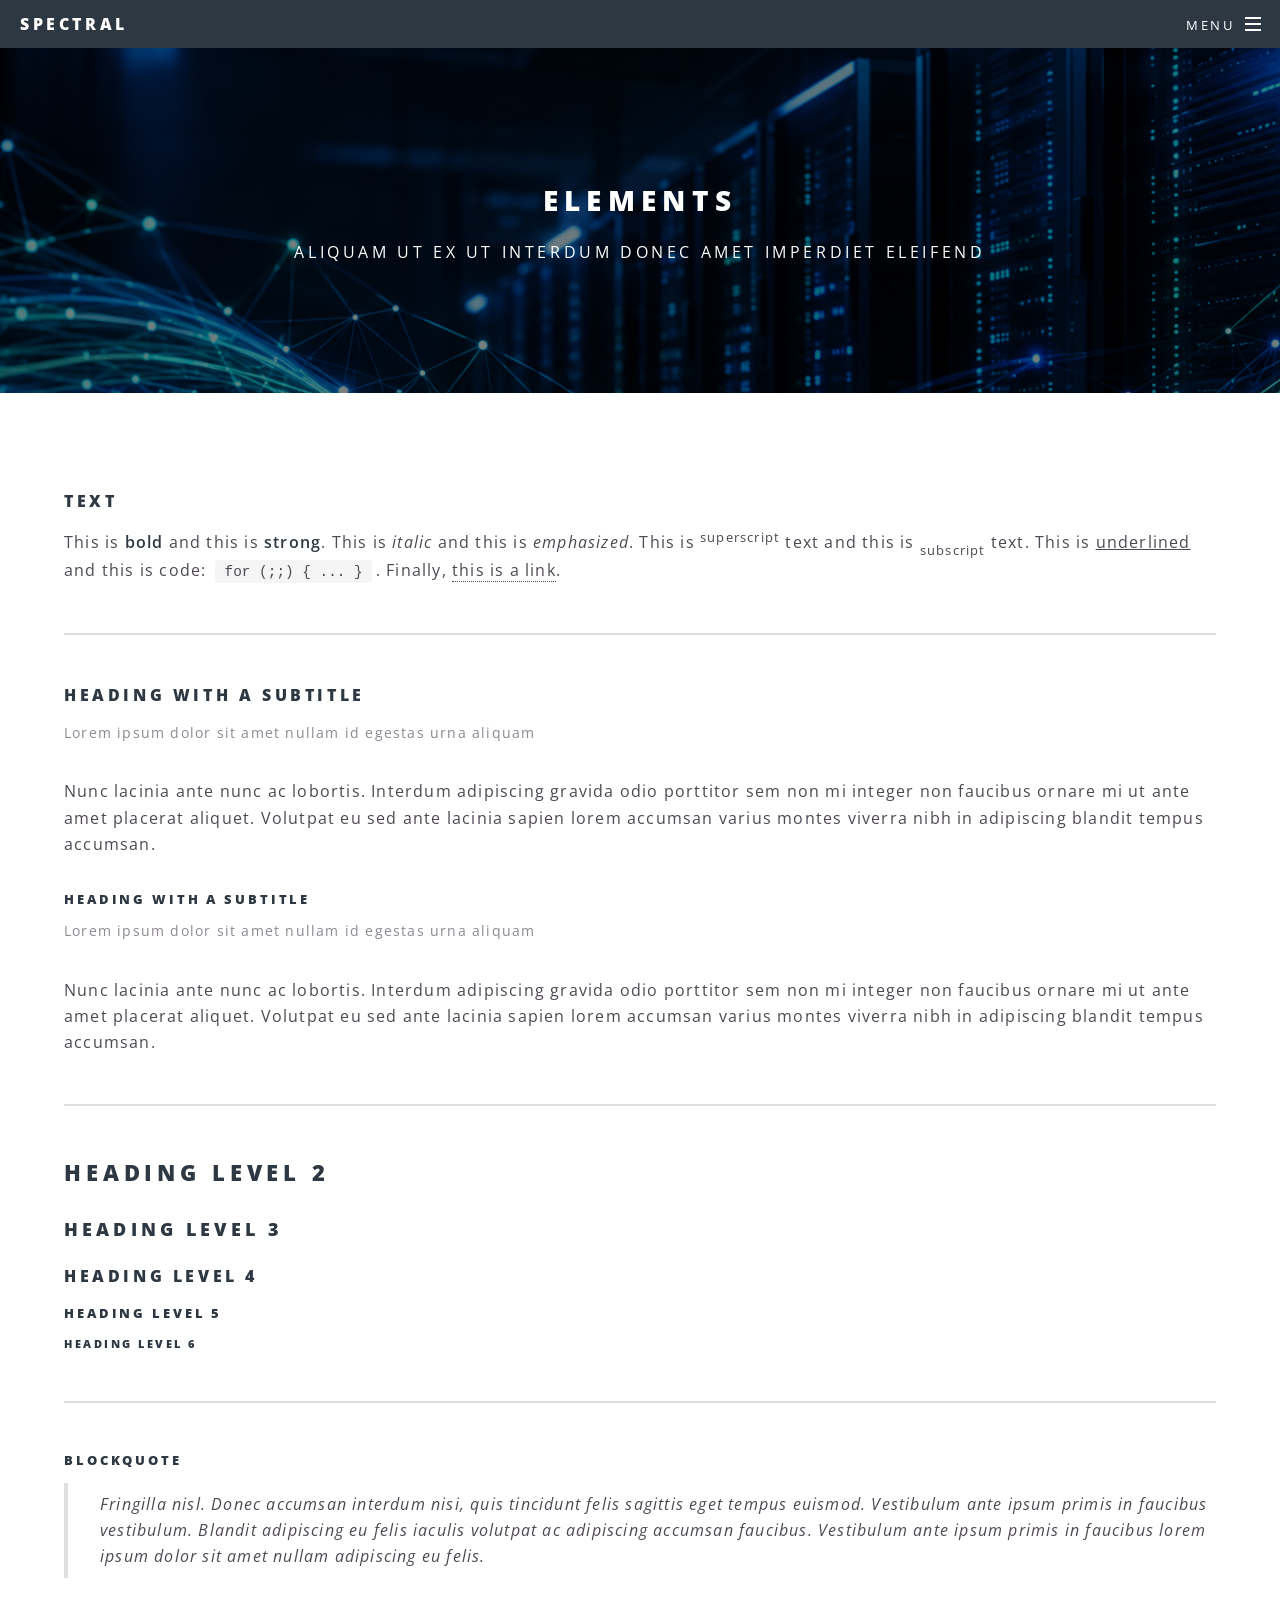
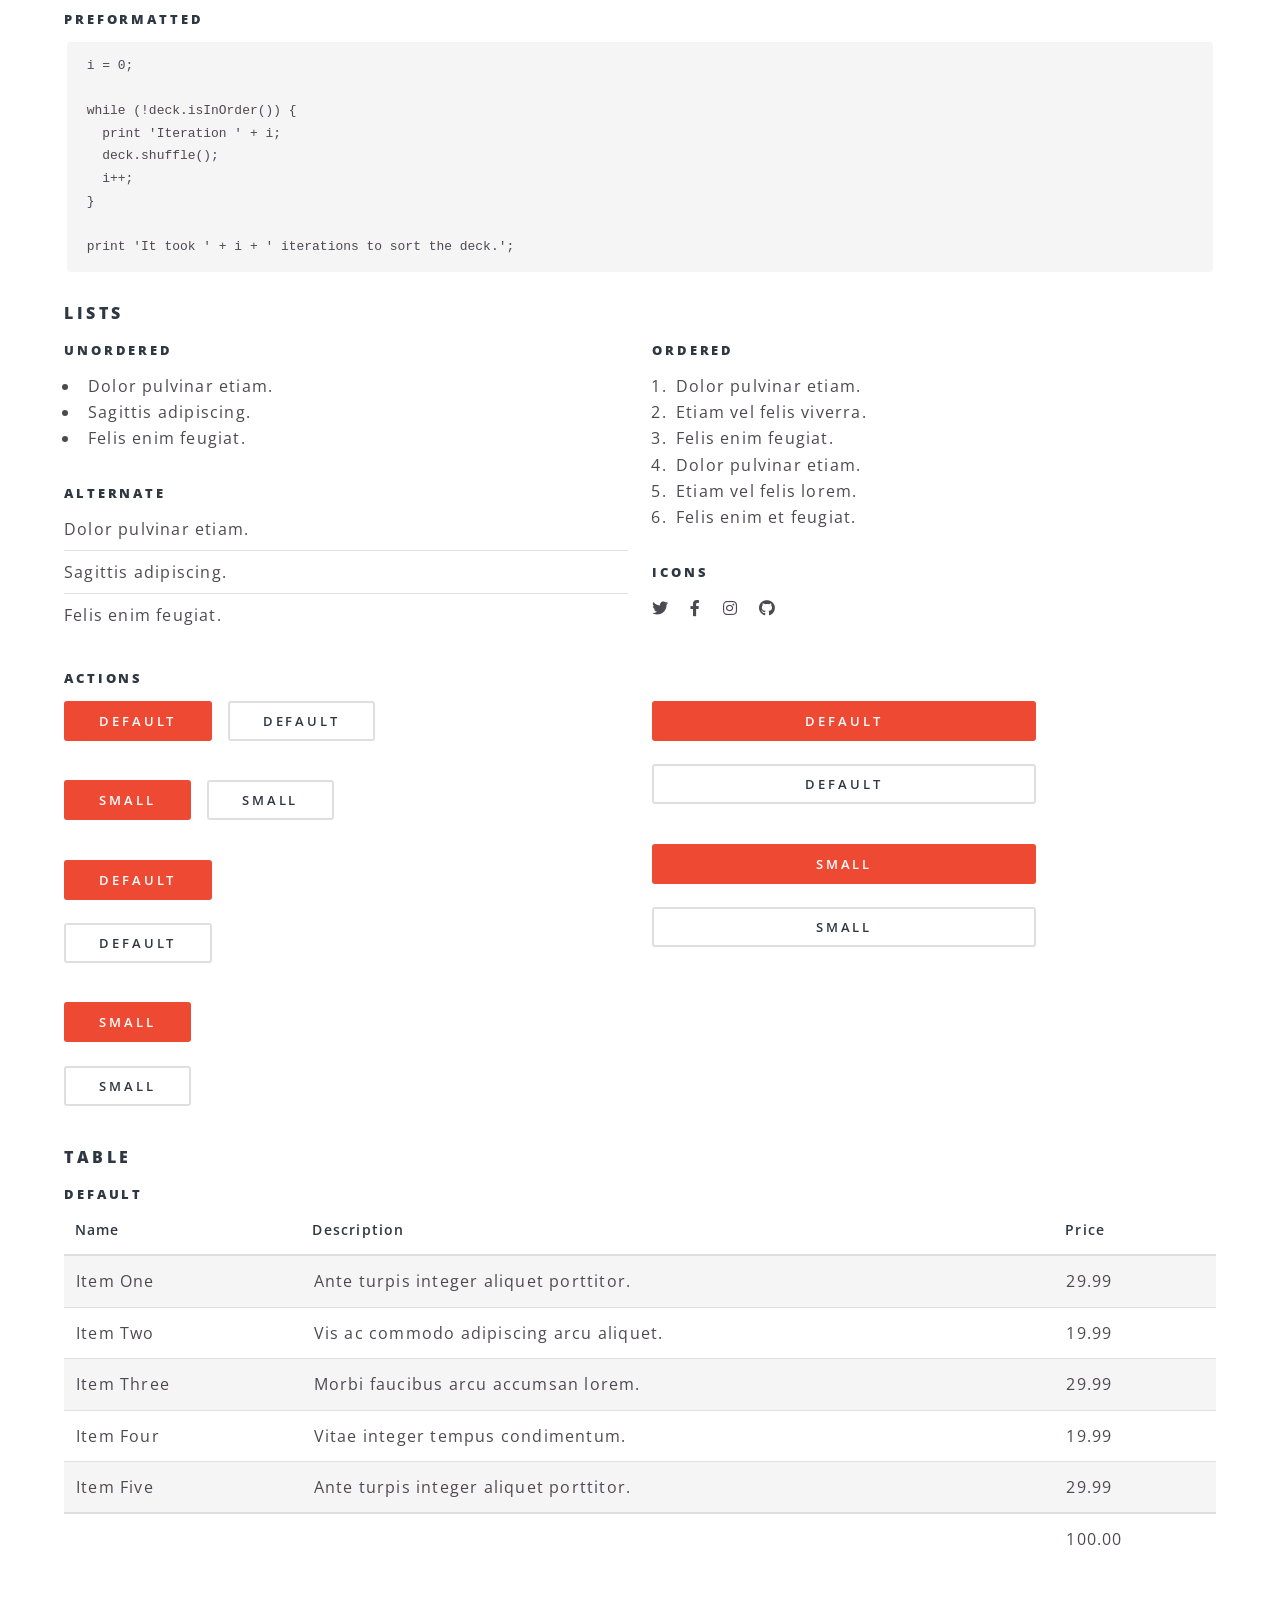
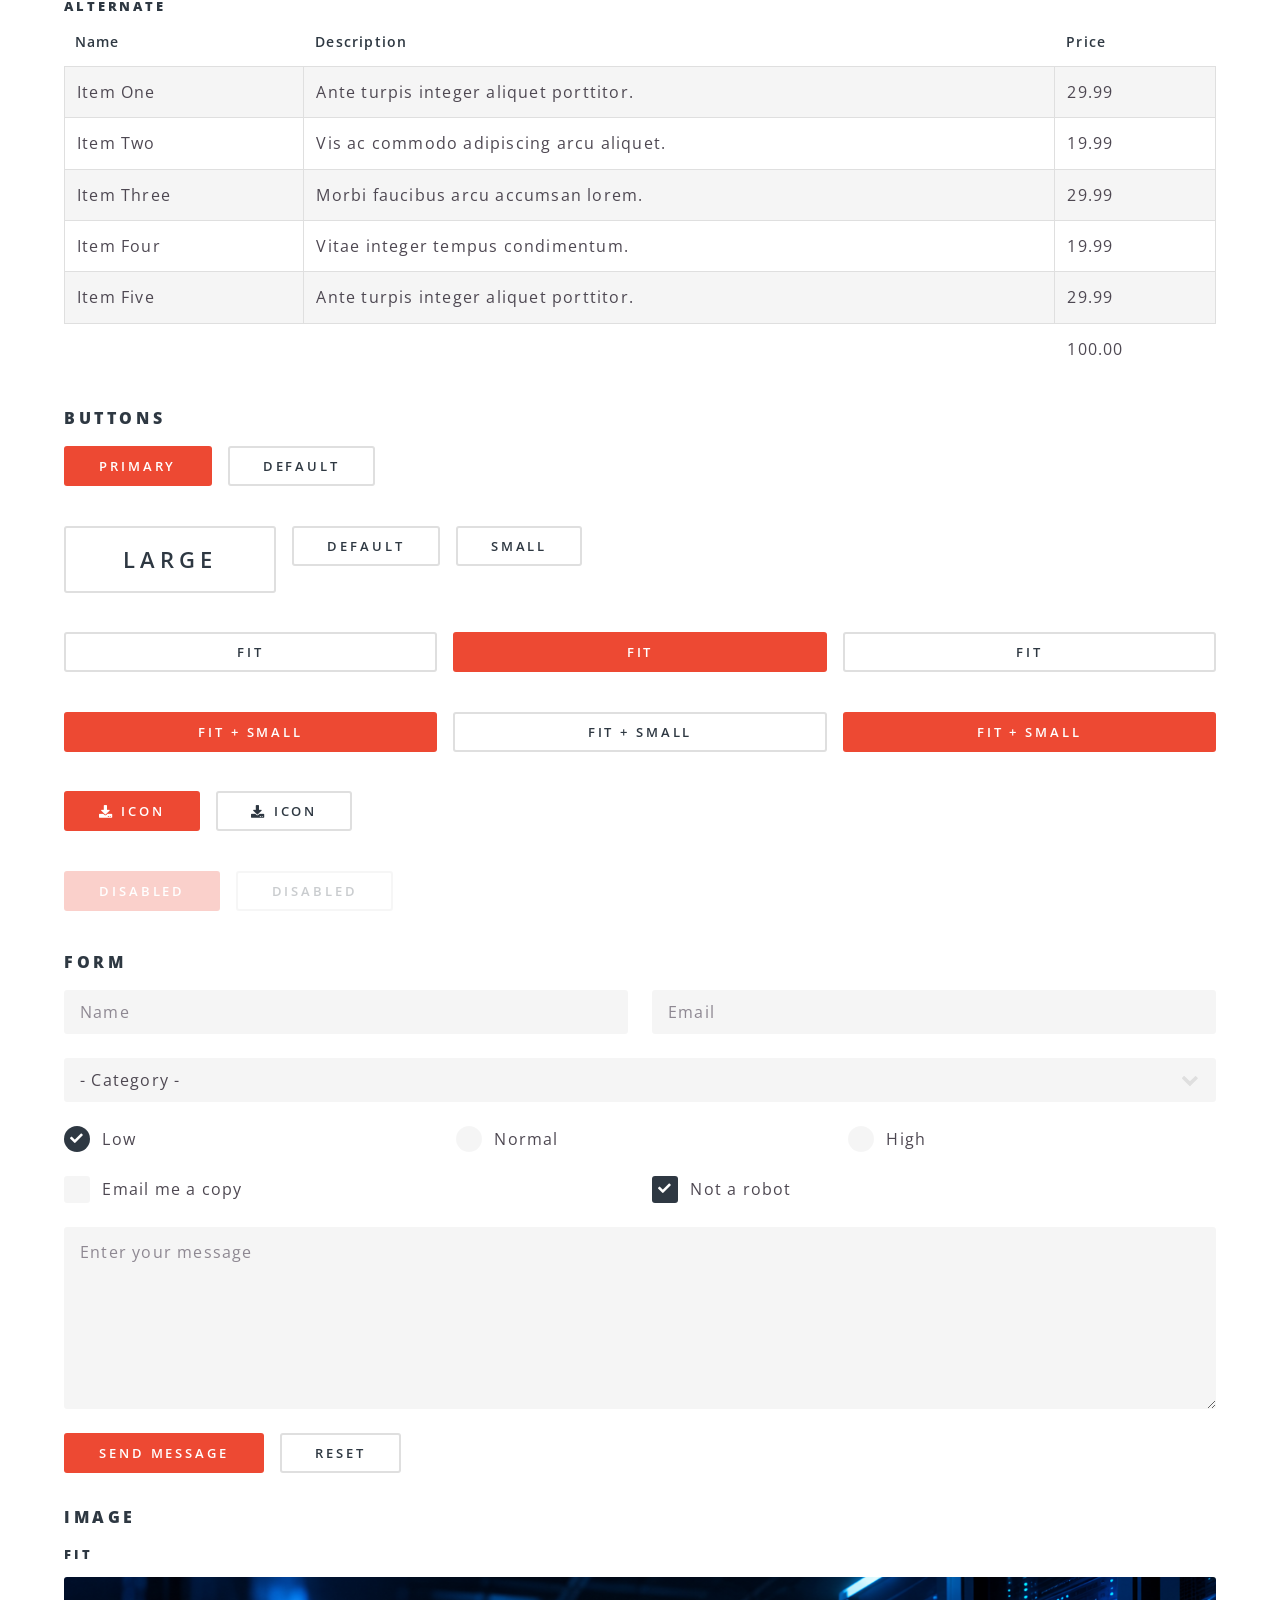
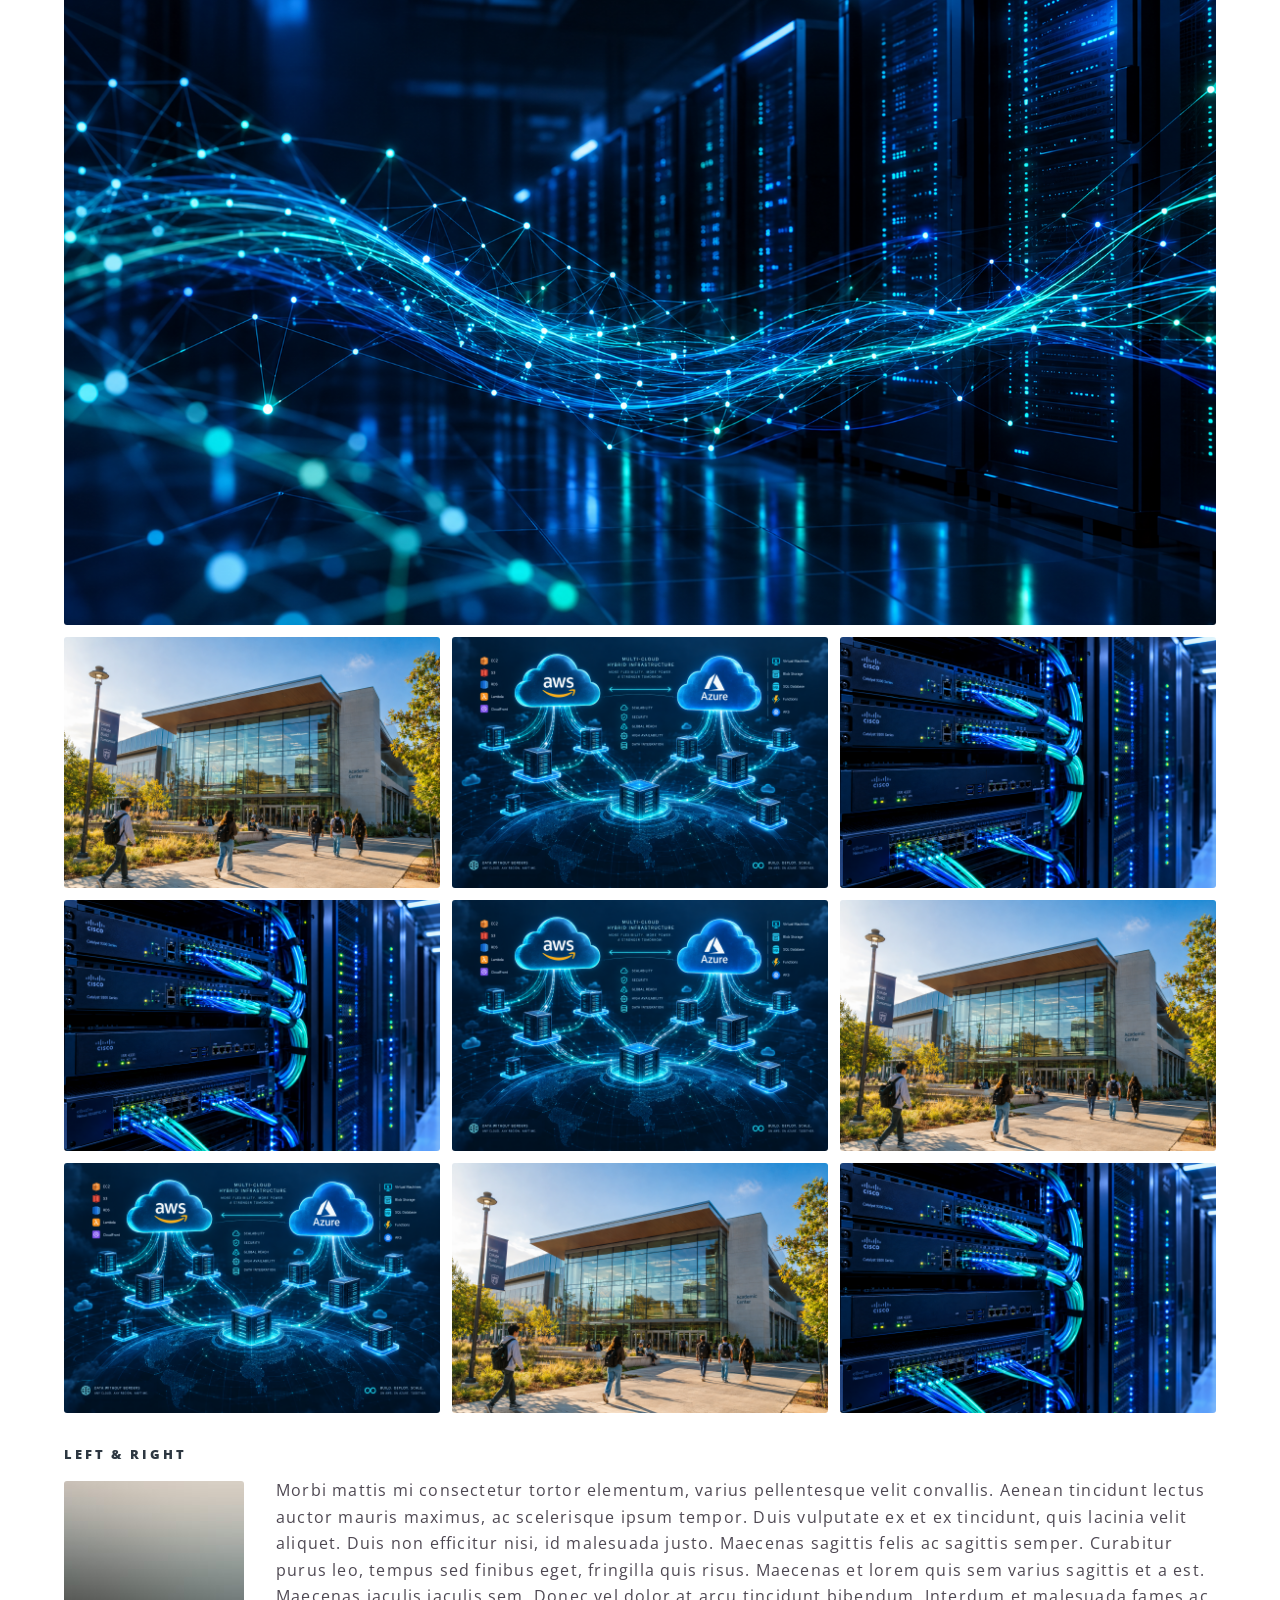
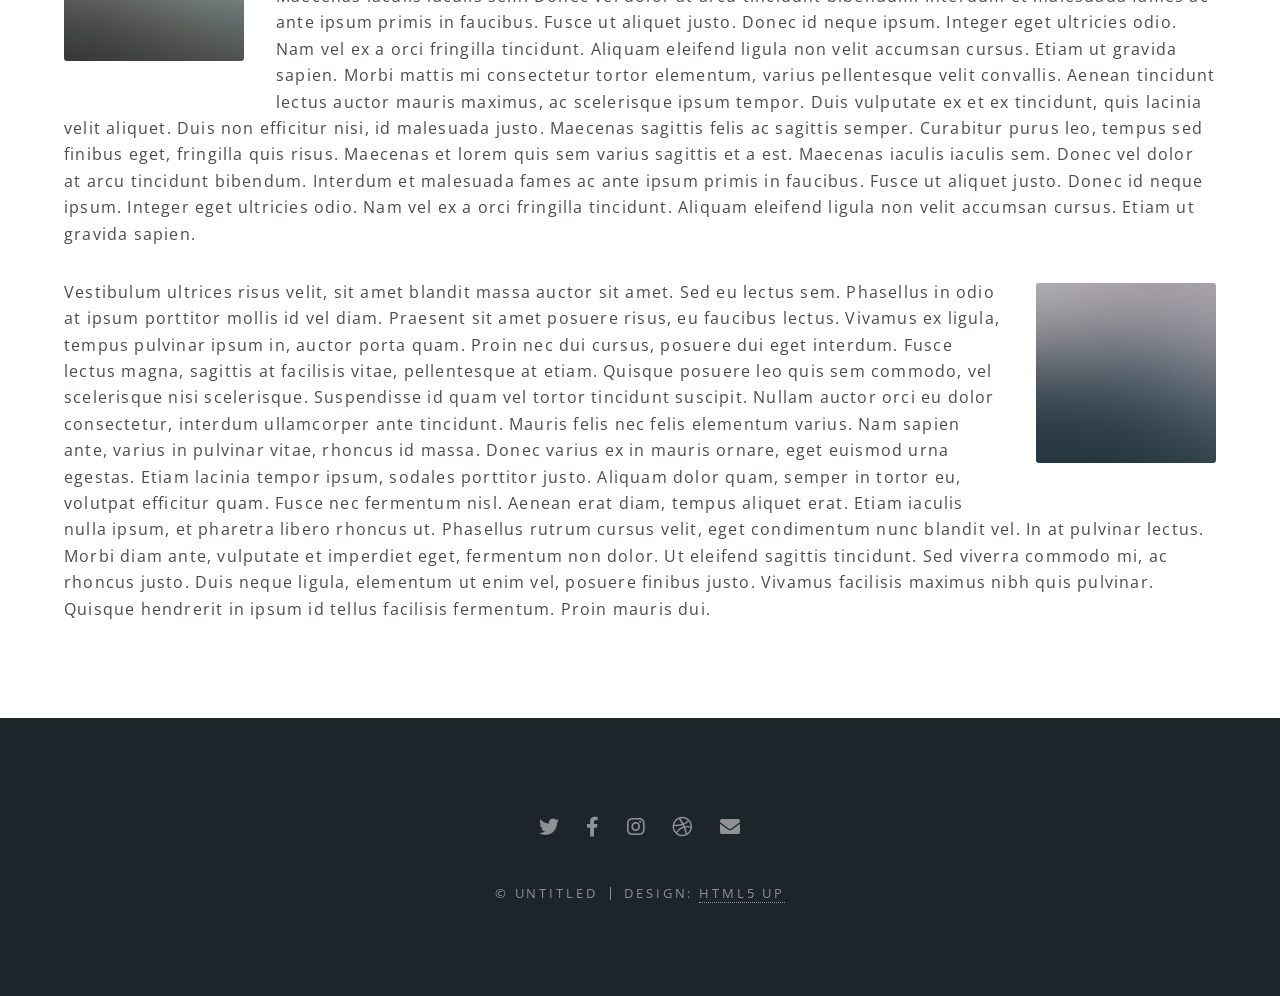
<file: Documents/UD2_Act/CV WEB/elements.html>
<!DOCTYPE HTML>
<!--
	Spectral by HTML5 UP
	html5up.net | @ajlkn
	Free for personal and commercial use under the CCA 3.0 license (html5up.net/license)
-->
<html>
	<head>
		<title>Elements - Spectral by HTML5 UP</title>
		<meta charset="utf-8" />
		<meta name="viewport" content="width=device-width, initial-scale=1, user-scalable=no" />
		<link rel="stylesheet" href="assets/css/main.css" />
		<noscript><link rel="stylesheet" href="assets/css/noscript.css" /></noscript>
	</head>
	<body class="is-preload">

		<!-- Page Wrapper -->
			<div id="page-wrapper">

				<!-- Header -->
					<header id="header">
						<h1><a href="index.html">Spectral</a></h1>
						<nav id="nav">
							<ul>
								<li class="special">
									<a href="#menu" class="menuToggle"><span>Menu</span></a>
									<div id="menu">
										<ul>
											<li><a href="index.html">Home</a></li>
											<li><a href="generic.html">Generic</a></li>
											<li><a href="elements.html">Elements</a></li>
											<li><a href="#">Sign Up</a></li>
											<li><a href="#">Log In</a></li>
										</ul>
									</div>
								</li>
							</ul>
						</nav>
					</header>

				<!-- Main -->
					<article id="main">
						<header>
							<h2>Elements</h2>
							<p>Aliquam ut ex ut interdum donec amet imperdiet eleifend</p>
						</header>
						<section class="wrapper style5">
							<div class="inner">

								<section>
									<h4>Text</h4>
									<p>This is <b>bold</b> and this is <strong>strong</strong>. This is <i>italic</i> and this is <em>emphasized</em>.
									This is <sup>superscript</sup> text and this is <sub>subscript</sub> text.
									This is <u>underlined</u> and this is code: <code>for (;;) { ... }</code>. Finally, <a href="#">this is a link</a>.</p>
									<hr />
									<header>
										<h4>Heading with a Subtitle</h4>
										<p>Lorem ipsum dolor sit amet nullam id egestas urna aliquam</p>
									</header>
									<p>Nunc lacinia ante nunc ac lobortis. Interdum adipiscing gravida odio porttitor sem non mi integer non faucibus ornare mi ut ante amet placerat aliquet. Volutpat eu sed ante lacinia sapien lorem accumsan varius montes viverra nibh in adipiscing blandit tempus accumsan.</p>
									<header>
										<h5>Heading with a Subtitle</h5>
										<p>Lorem ipsum dolor sit amet nullam id egestas urna aliquam</p>
									</header>
									<p>Nunc lacinia ante nunc ac lobortis. Interdum adipiscing gravida odio porttitor sem non mi integer non faucibus ornare mi ut ante amet placerat aliquet. Volutpat eu sed ante lacinia sapien lorem accumsan varius montes viverra nibh in adipiscing blandit tempus accumsan.</p>
									<hr />
									<h2>Heading Level 2</h2>
									<h3>Heading Level 3</h3>
									<h4>Heading Level 4</h4>
									<h5>Heading Level 5</h5>
									<h6>Heading Level 6</h6>
									<hr />
									<h5>Blockquote</h5>
									<blockquote>Fringilla nisl. Donec accumsan interdum nisi, quis tincidunt felis sagittis eget tempus euismod. Vestibulum ante ipsum primis in faucibus vestibulum. Blandit adipiscing eu felis iaculis volutpat ac adipiscing accumsan faucibus. Vestibulum ante ipsum primis in faucibus lorem ipsum dolor sit amet nullam adipiscing eu felis.</blockquote>
									<h5>Preformatted</h5>
									<pre><code>i = 0;

while (!deck.isInOrder()) {
  print 'Iteration ' + i;
  deck.shuffle();
  i++;
}

print 'It took ' + i + ' iterations to sort the deck.';</code></pre>
								</section>

								<section>
									<h4>Lists</h4>
									<div class="row">
										<div class="col-6 col-12-medium">
											<h5>Unordered</h5>
											<ul>
												<li>Dolor pulvinar etiam.</li>
												<li>Sagittis adipiscing.</li>
												<li>Felis enim feugiat.</li>
											</ul>
											<h5>Alternate</h5>
											<ul class="alt">
												<li>Dolor pulvinar etiam.</li>
												<li>Sagittis adipiscing.</li>
												<li>Felis enim feugiat.</li>
											</ul>
										</div>
										<div class="col-6 col-12-medium">
											<h5>Ordered</h5>
											<ol>
												<li>Dolor pulvinar etiam.</li>
												<li>Etiam vel felis viverra.</li>
												<li>Felis enim feugiat.</li>
												<li>Dolor pulvinar etiam.</li>
												<li>Etiam vel felis lorem.</li>
												<li>Felis enim et feugiat.</li>
											</ol>
											<h5>Icons</h5>
											<ul class="icons">
												<li><a href="#" class="icon brands fa-twitter"><span class="label">Twitter</span></a></li>
												<li><a href="#" class="icon brands fa-facebook-f"><span class="label">Facebook</span></a></li>
												<li><a href="#" class="icon brands fa-instagram"><span class="label">Instagram</span></a></li>
												<li><a href="#" class="icon brands fa-github"><span class="label">Github</span></a></li>
											</ul>
										</div>
									</div>
									<h5>Actions</h5>
									<div class="row">
										<div class="col-6 col-12-medium">
											<ul class="actions">
												<li><a href="#" class="button primary">Default</a></li>
												<li><a href="#" class="button">Default</a></li>
											</ul>
											<ul class="actions small">
												<li><a href="#" class="button primary small">Small</a></li>
												<li><a href="#" class="button small">Small</a></li>
											</ul>
											<ul class="actions stacked">
												<li><a href="#" class="button primary">Default</a></li>
												<li><a href="#" class="button">Default</a></li>
											</ul>
											<ul class="actions stacked">
												<li><a href="#" class="button primary small">Small</a></li>
												<li><a href="#" class="button small">Small</a></li>
											</ul>
										</div>
										<div class="col-6 col-12-medium">
											<ul class="actions stacked">
												<li><a href="#" class="button primary fit">Default</a></li>
												<li><a href="#" class="button fit">Default</a></li>
											</ul>
											<ul class="actions stacked">
												<li><a href="#" class="button primary small fit">Small</a></li>
												<li><a href="#" class="button small fit">Small</a></li>
											</ul>
										</div>
									</div>
								</section>

								<section>
									<h4>Table</h4>
									<h5>Default</h5>
									<div class="table-wrapper">
										<table>
											<thead>
												<tr>
													<th>Name</th>
													<th>Description</th>
													<th>Price</th>
												</tr>
											</thead>
											<tbody>
												<tr>
													<td>Item One</td>
													<td>Ante turpis integer aliquet porttitor.</td>
													<td>29.99</td>
												</tr>
												<tr>
													<td>Item Two</td>
													<td>Vis ac commodo adipiscing arcu aliquet.</td>
													<td>19.99</td>
												</tr>
												<tr>
													<td>Item Three</td>
													<td> Morbi faucibus arcu accumsan lorem.</td>
													<td>29.99</td>
												</tr>
												<tr>
													<td>Item Four</td>
													<td>Vitae integer tempus condimentum.</td>
													<td>19.99</td>
												</tr>
												<tr>
													<td>Item Five</td>
													<td>Ante turpis integer aliquet porttitor.</td>
													<td>29.99</td>
												</tr>
											</tbody>
											<tfoot>
												<tr>
													<td colspan="2"></td>
													<td>100.00</td>
												</tr>
											</tfoot>
										</table>
									</div>

									<h5>Alternate</h5>
									<div class="table-wrapper">
										<table class="alt">
											<thead>
												<tr>
													<th>Name</th>
													<th>Description</th>
													<th>Price</th>
												</tr>
											</thead>
											<tbody>
												<tr>
													<td>Item One</td>
													<td>Ante turpis integer aliquet porttitor.</td>
													<td>29.99</td>
												</tr>
												<tr>
													<td>Item Two</td>
													<td>Vis ac commodo adipiscing arcu aliquet.</td>
													<td>19.99</td>
												</tr>
												<tr>
													<td>Item Three</td>
													<td> Morbi faucibus arcu accumsan lorem.</td>
													<td>29.99</td>
												</tr>
												<tr>
													<td>Item Four</td>
													<td>Vitae integer tempus condimentum.</td>
													<td>19.99</td>
												</tr>
												<tr>
													<td>Item Five</td>
													<td>Ante turpis integer aliquet porttitor.</td>
													<td>29.99</td>
												</tr>
											</tbody>
											<tfoot>
												<tr>
													<td colspan="2"></td>
													<td>100.00</td>
												</tr>
											</tfoot>
										</table>
									</div>
								</section>

								<section>
									<h4>Buttons</h4>
									<ul class="actions">
										<li><a href="#" class="button primary">Primary</a></li>
										<li><a href="#" class="button">Default</a></li>
									</ul>
									<ul class="actions">
										<li><a href="#" class="button large">Large</a></li>
										<li><a href="#" class="button">Default</a></li>
										<li><a href="#" class="button small">Small</a></li>
									</ul>
									<ul class="actions fit">
										<li><a href="#" class="button fit">Fit</a></li>
										<li><a href="#" class="button primary fit">Fit</a></li>
										<li><a href="#" class="button fit">Fit</a></li>
									</ul>
									<ul class="actions fit small">
										<li><a href="#" class="button primary fit small">Fit + Small</a></li>
										<li><a href="#" class="button fit small">Fit + Small</a></li>
										<li><a href="#" class="button primary fit small">Fit + Small</a></li>
									</ul>
									<ul class="actions">
										<li><a href="#" class="button primary icon solid fa-download">Icon</a></li>
										<li><a href="#" class="button icon solid fa-download">Icon</a></li>
									</ul>
									<ul class="actions">
										<li><span class="button primary disabled">Disabled</span></li>
										<li><span class="button disabled">Disabled</span></li>
									</ul>
								</section>

								<section>
									<h4>Form</h4>
									<form method="post" action="#">
										<div class="row gtr-uniform">
											<div class="col-6 col-12-xsmall">
												<input type="text" name="demo-name" id="demo-name" value="" placeholder="Name" />
											</div>
											<div class="col-6 col-12-xsmall">
												<input type="email" name="demo-email" id="demo-email" value="" placeholder="Email" />
											</div>
											<div class="col-12">
												<select name="demo-category" id="demo-category">
													<option value="">- Category -</option>
													<option value="1">Manufacturing</option>
													<option value="1">Shipping</option>
													<option value="1">Administration</option>
													<option value="1">Human Resources</option>
												</select>
											</div>
											<div class="col-4 col-12-small">
												<input type="radio" id="demo-priority-low" name="demo-priority" checked>
												<label for="demo-priority-low">Low</label>
											</div>
											<div class="col-4 col-12-small">
												<input type="radio" id="demo-priority-normal" name="demo-priority">
												<label for="demo-priority-normal">Normal</label>
											</div>
											<div class="col-4 col-12-small">
												<input type="radio" id="demo-priority-high" name="demo-priority">
												<label for="demo-priority-high">High</label>
											</div>
											<div class="col-6 col-12-small">
												<input type="checkbox" id="demo-copy" name="demo-copy">
												<label for="demo-copy">Email me a copy</label>
											</div>
											<div class="col-6 col-12-small">
												<input type="checkbox" id="demo-human" name="demo-human" checked>
												<label for="demo-human">Not a robot</label>
											</div>
											<div class="col-12">
												<textarea name="demo-message" id="demo-message" placeholder="Enter your message" rows="6"></textarea>
											</div>
											<div class="col-12">
												<ul class="actions">
													<li><input type="submit" value="Send Message" class="primary" /></li>
													<li><input type="reset" value="Reset" /></li>
												</ul>
											</div>
										</div>
									</form>
								</section>

								<section>
									<h4>Image</h4>
									<h5>Fit</h5>
									<div class="box alt">
										<div class="row gtr-50 gtr-uniform">
											<div class="col-12"><span class="image fit"><img src="images/banner.jpg" alt="" /></span></div>
											<div class="col-4"><span class="image fit"><img src="images/pic01.jpg" alt="" /></span></div>
											<div class="col-4"><span class="image fit"><img src="images/pic02.jpg" alt="" /></span></div>
											<div class="col-4"><span class="image fit"><img src="images/pic03.jpg" alt="" /></span></div>
											<div class="col-4"><span class="image fit"><img src="images/pic03.jpg" alt="" /></span></div>
											<div class="col-4"><span class="image fit"><img src="images/pic02.jpg" alt="" /></span></div>
											<div class="col-4"><span class="image fit"><img src="images/pic01.jpg" alt="" /></span></div>
											<div class="col-4"><span class="image fit"><img src="images/pic02.jpg" alt="" /></span></div>
											<div class="col-4"><span class="image fit"><img src="images/pic01.jpg" alt="" /></span></div>
											<div class="col-4"><span class="image fit"><img src="images/pic03.jpg" alt="" /></span></div>
										</div>
									</div>
									<h5>Left &amp; Right</h5>
									<p><span class="image left"><img src="images/pic04.jpg" alt="" /></span>Morbi mattis mi consectetur tortor elementum, varius pellentesque velit convallis. Aenean tincidunt lectus auctor mauris maximus, ac scelerisque ipsum tempor. Duis vulputate ex et ex tincidunt, quis lacinia velit aliquet. Duis non efficitur nisi, id malesuada justo. Maecenas sagittis felis ac sagittis semper. Curabitur purus leo, tempus sed finibus eget, fringilla quis risus. Maecenas et lorem quis sem varius sagittis et a est. Maecenas iaculis iaculis sem. Donec vel dolor at arcu tincidunt bibendum. Interdum et malesuada fames ac ante ipsum primis in faucibus. Fusce ut aliquet justo. Donec id neque ipsum. Integer eget ultricies odio. Nam vel ex a orci fringilla tincidunt. Aliquam eleifend ligula non velit accumsan cursus. Etiam ut gravida sapien. Morbi mattis mi consectetur tortor elementum, varius pellentesque velit convallis. Aenean tincidunt lectus auctor mauris maximus, ac scelerisque ipsum tempor. Duis vulputate ex et ex tincidunt, quis lacinia velit aliquet. Duis non efficitur nisi, id malesuada justo. Maecenas sagittis felis ac sagittis semper. Curabitur purus leo, tempus sed finibus eget, fringilla quis risus. Maecenas et lorem quis sem varius sagittis et a est. Maecenas iaculis iaculis sem. Donec vel dolor at arcu tincidunt bibendum. Interdum et malesuada fames ac ante ipsum primis in faucibus. Fusce ut aliquet justo. Donec id neque ipsum. Integer eget ultricies odio. Nam vel ex a orci fringilla tincidunt. Aliquam eleifend ligula non velit accumsan cursus. Etiam ut gravida sapien.</p>
									<p><span class="image right"><img src="images/pic05.jpg" alt="" /></span>Vestibulum ultrices risus velit, sit amet blandit massa auctor sit amet. Sed eu lectus sem. Phasellus in odio at ipsum porttitor mollis id vel diam. Praesent sit amet posuere risus, eu faucibus lectus. Vivamus ex ligula, tempus pulvinar ipsum in, auctor porta quam. Proin nec dui cursus, posuere dui eget interdum. Fusce lectus magna, sagittis at facilisis vitae, pellentesque at etiam. Quisque posuere leo quis sem commodo, vel scelerisque nisi scelerisque. Suspendisse id quam vel tortor tincidunt suscipit. Nullam auctor orci eu dolor consectetur, interdum ullamcorper ante tincidunt. Mauris felis nec felis elementum varius. Nam sapien ante, varius in pulvinar vitae, rhoncus id massa. Donec varius ex in mauris ornare, eget euismod urna egestas. Etiam lacinia tempor ipsum, sodales porttitor justo. Aliquam dolor quam, semper in tortor eu, volutpat efficitur quam. Fusce nec fermentum nisl. Aenean erat diam, tempus aliquet erat. Etiam iaculis nulla ipsum, et pharetra libero rhoncus ut. Phasellus rutrum cursus velit, eget condimentum nunc blandit vel. In at pulvinar lectus. Morbi diam ante, vulputate et imperdiet eget, fermentum non dolor. Ut eleifend sagittis tincidunt. Sed viverra commodo mi, ac rhoncus justo. Duis neque ligula, elementum ut enim vel, posuere finibus justo. Vivamus facilisis maximus nibh quis pulvinar. Quisque hendrerit in ipsum id tellus facilisis fermentum. Proin mauris dui.</p>
								</section>

							</div>
						</section>
					</article>

				<!-- Footer -->
					<footer id="footer">
						<ul class="icons">
							<li><a href="#" class="icon brands fa-twitter"><span class="label">Twitter</span></a></li>
							<li><a href="#" class="icon brands fa-facebook-f"><span class="label">Facebook</span></a></li>
							<li><a href="#" class="icon brands fa-instagram"><span class="label">Instagram</span></a></li>
							<li><a href="#" class="icon brands fa-dribbble"><span class="label">Dribbble</span></a></li>
							<li><a href="#" class="icon solid fa-envelope"><span class="label">Email</span></a></li>
						</ul>
						<ul class="copyright">
							<li>&copy; Untitled</li><li>Design: <a href="http://html5up.net">HTML5 UP</a></li>
						</ul>
					</footer>

			</div>

		<!-- Scripts -->
			<script src="assets/js/jquery.min.js"></script>
			<script src="assets/js/jquery.scrollex.min.js"></script>
			<script src="assets/js/jquery.scrolly.min.js"></script>
			<script src="assets/js/browser.min.js"></script>
			<script src="assets/js/breakpoints.min.js"></script>
			<script src="assets/js/util.js"></script>
			<script src="assets/js/main.js"></script>

	<script data-pplx-inline-edit>
(function () {
  if (window === window.top) return;

  const allowedParentOrigins = ["https://www.perplexity.ai","https://perplexity.ai","https://testing.perplexity.ai","https://staging.perplexity.ai","https://*.preview.i.perplexity.ai","http://perplexity.localhost","http://localhost:1420","http://127.0.0.1:1420","http://localhost:3000","http://127.0.0.1:3000","http://localhost:5173","http://127.0.0.1:5173"];
  const MAX_FONT_BYTES = 500 * 1024;
  const MAX_TOTAL_FONT_BYTES = 2 * 1024 * 1024;
  let scrollForwarding = false;
  let scrollRaf = 0;
  let trustedTopOrigin = null;

  // Allow entries like "https://*.preview.i.perplexity.ai" — the wildcard
  // matches a single DNS label (no dots), so "https://*.foo" cannot stretch
  // across multiple labels.
  function matchesAllowedOrigin(origin) {
    if (!origin) return false;
    for (const entry of allowedParentOrigins) {
      if (!entry.includes("*")) {
        if (entry === origin) return true;
        continue;
      }
      const pattern = new RegExp(
        "^" +
          entry.replace(/[.+?^${}()|[\]\\]/g, "\\$&").replace(/\*/g, "[^.]+") +
          "$",
      );
      if (pattern.test(origin)) return true;
    }
    return false;
  }

  // Trust decision: when the sender is same-origin-visible (event.origin is a
  // real origin like https://www.perplexity.ai) we trust event.origin directly.
  // When event.origin is "null" (opaque broker srcdoc), we fall back to the
  // broker's stamped `parentOrigin` to identify the top window. The fallback
  // is claim-only — we rely on the browser's native `targetOrigin` enforcement
  // on the response path (see postToTrustedTop) to ensure replies can't be
  // delivered to anyone but the actual top window of that claimed origin.
  function getTrustedParentOrigin(event) {
    const forwardedParentOrigin =
      typeof event.data.parentOrigin === "string" ? event.data.parentOrigin : null;
    const parentOrigin = event.origin === "null" ? forwardedParentOrigin : event.origin;
    return matchesAllowedOrigin(parentOrigin) ? parentOrigin : null;
  }

  // All responses go to window.top with targetOrigin = the allowlisted origin.
  // An attacker that iframes us inside their own null-origin broker can claim
  // any parentOrigin they like, but the browser will drop the reply whenever
  // the real top's origin doesn't match — so the screenshot never leaves.
  function postToTrustedTop(message) {
    if (!trustedTopOrigin) return;
    try {
      window.top.postMessage(message, trustedTopOrigin);
    } catch (_error) {}
  }

  function inlineAll(original, clone) {
    if (original.nodeType !== 1 || clone.nodeType !== 1) return;

    try {
      const computedStyle = getComputedStyle(original);
      // cssText on a computed style is the serialized declaration in modern
      // Chromium/Safari — a single read beats enumerating ~400 longhand
      // properties. Firefox returns "" here, so we fall back on empty.
      const serialized = computedStyle.cssText;
      if (serialized) {
        clone.style.cssText = serialized;
      } else {
        const parts = new Array(computedStyle.length);
        for (let index = 0; index < computedStyle.length; index += 1) {
          const property = computedStyle[index];
          parts[index] = `${property}:${computedStyle.getPropertyValue(property)};`;
        }
        clone.style.cssText = parts.join("");
      }
    } catch (_error) {}

    const originalChildren = original.children;
    const clonedChildren = clone.children;
    for (
      let index = 0;
      index < originalChildren.length && index < clonedChildren.length;
      index += 1
    ) {
      inlineAll(originalChildren[index], clonedChildren[index]);
    }
  }

  function extractFontUrl(srcValue) {
    const matches = [
      ...srcValue.matchAll(
        /url\(["']?([^"')]+)["']?\)(?:\s*format\(["']?([^"')]+)["']?\))?/gi,
      ),
    ];
    if (matches.length === 0) return null;
    const woff2 = matches.find((m) => m[2] && m[2].toLowerCase().includes("woff2"));
    if (woff2) return woff2[1];
    const woff = matches.find((m) => m[2] && m[2].toLowerCase().includes("woff"));
    if (woff) return woff[1];
    return matches[0][1];
  }

  // Cache resolved font URL -> data URI across captures. Fonts on a page
  // essentially never change, and a batch run emits multiple captures back to
  // back — without this we'd refetch + re-base64 every time.
  const fontDataUriCache = new Map();
  const SRC_DECLARATION_RE = /src\s*:\s*[^;}]+/i;

  async function fetchAsDataUri(url) {
    if (fontDataUriCache.has(url)) return fontDataUriCache.get(url);
    let dataUri = null;
    try {
      const response = await fetch(url, { mode: "cors", credentials: "omit" });
      if (response.ok) {
        const blob = await response.blob();
        if (blob.size <= MAX_FONT_BYTES) {
          dataUri = await new Promise((resolve) => {
            const reader = new FileReader();
            reader.onloadend = () =>
              resolve(typeof reader.result === "string" ? reader.result : null);
            reader.onerror = () => resolve(null);
            reader.readAsDataURL(blob);
          });
        }
      }
    } catch (_error) {
      dataUri = null;
    }
    fontDataUriCache.set(url, dataUri);
    return dataUri;
  }

  function collectFontFaceRuleTexts() {
    const rules = [];
    for (const sheet of document.styleSheets) {
      let cssRules;
      try {
        cssRules = sheet.cssRules;
      } catch (_error) {
        continue;
      }
      if (!cssRules) continue;
      for (const rule of cssRules) {
        const cssText = rule.cssText || "";
        if (cssText.startsWith("@font-face")) rules.push(cssText);
      }
    }
    return rules;
  }

  async function buildInlinedFontCss() {
    const ruleTexts = collectFontFaceRuleTexts();
    if (ruleTexts.length === 0) return null;

    const resolved = ruleTexts.map((cssText) => {
      if (!SRC_DECLARATION_RE.test(cssText)) return null;
      const srcMatch = cssText.match(/src\s*:\s*([^;}]+)[;}]/i);
      if (!srcMatch) return null;
      const url = extractFontUrl(srcMatch[1]);
      if (!url) return null;
      try {
        return { cssText, url: new URL(url, document.baseURI).href };
      } catch (_error) {
        return null;
      }
    });

    const dataUris = await Promise.all(
      resolved.map((entry) => (entry ? fetchAsDataUri(entry.url) : Promise.resolve(null))),
    );

    const inlined = [];
    let totalBytes = 0;
    for (let index = 0; index < resolved.length; index += 1) {
      const entry = resolved[index];
      const dataUri = dataUris[index];
      if (!entry || !dataUri) continue;
      const approxBytes = dataUri.length * 0.75;
      if (totalBytes + approxBytes > MAX_TOTAL_FONT_BYTES) break;
      totalBytes += approxBytes;
      inlined.push(entry.cssText.replace(SRC_DECLARATION_RE, `src: url("${dataUri}")`));
    }
    return inlined.length > 0 ? inlined.join("\n") : null;
  }

  function stripExternal(clone) {
    const images = clone.querySelectorAll("img");
    for (let index = 0; index < images.length; index += 1) {
      const src = images[index].getAttribute("src");
      if (src && !src.startsWith("data:")) images[index].removeAttribute("src");
    }

    const elements = clone.querySelectorAll("*");
    for (let index = 0; index < elements.length; index += 1) {
      const style = elements[index].style.cssText;
      if (style && style.includes("url(")) {
        elements[index].style.cssText = style.replace(
          /url\(["']?(?!data:)[^)"']*["']?\)/gi,
          "none",
        );
      }
    }
  }

  function emitScroll() {
    scrollRaf = 0;
    if (!scrollForwarding) return;
    postToTrustedTop({
      type: "INLINE_EDIT_SCROLL",
      scrollX: window.scrollX,
      scrollY: window.scrollY,
    });
  }

  window.addEventListener(
    "scroll",
    function () {
      if (!scrollForwarding || scrollRaf) return;
      scrollRaf = requestAnimationFrame(emitScroll);
    },
    { passive: true, capture: true },
  );

  async function handleCaptureRequest(event) {
    const requestId = event.data.requestId;
    const scrollX = window.scrollX;
    const scrollY = window.scrollY;
    const width = window.innerWidth;
    const height = window.innerHeight;

    function postResult(dataUrl) {
      postToTrustedTop({
        type: "INLINE_EDIT_SCREENSHOT_RESULT",
        requestId,
        dataUrl,
        scrollX,
        scrollY,
      });
    }

    try {
      // Wait for any pending web fonts to resolve so both inline metrics and
      // the @font-face inlining below see the same loaded faces.
      if (document.fonts && document.fonts.ready) {
        try {
          await document.fonts.ready;
        } catch (_error) {}
      }

      const clone = document.documentElement.cloneNode(true);
      inlineAll(document.documentElement, clone);

      const removedNodes = clone.querySelectorAll("script,link[rel=\"stylesheet\"],style");
      for (let index = 0; index < removedNodes.length; index += 1) {
        removedNodes[index].remove();
      }

      stripExternal(clone);

      // Re-embed web fonts as data-URI @font-face rules so the SVG rasterizer
      // can resolve them — external font URLs aren't fetched during
      // foreignObject rendering, which would otherwise force a fallback face
      // and change text metrics.
      const inlinedFontCss = await buildInlinedFontCss();
      if (inlinedFontCss) {
        const styleEl = document.createElement("style");
        styleEl.textContent = inlinedFontCss;
        const head = clone.querySelector("head");
        if (head) head.appendChild(styleEl);
        else clone.insertBefore(styleEl, clone.firstChild);
      }

      const html = new XMLSerializer().serializeToString(clone);
      const svg =
        `<svg xmlns="http://www.w3.org/2000/svg" width="${width}" height="${height}">` +
        '<foreignObject width="100%" height="100%">' +
        `<div xmlns="http://www.w3.org/1999/xhtml" style="width:${width}px;height:${height}px;overflow:hidden">` +
        `<div style="position:relative;left:-${scrollX}px;top:-${scrollY}px">` +
        html +
        "</div></div></foreignObject></svg>";
      const svgUrl = `data:image/svg+xml;charset=utf-8,${encodeURIComponent(svg)}`;
      const image = new Image();
      image.onload = function () {
        const canvas = document.createElement("canvas");
        canvas.width = width;
        canvas.height = height;
        canvas.getContext("2d").drawImage(image, 0, 0);
        postResult(canvas.toDataURL("image/png"));
      };
      image.onerror = function () {
        postResult(null);
      };
      image.src = svgUrl;
    } catch (_error) {
      postResult(null);
    }
  }

  window.addEventListener("message", function (event) {
    if (!event.data) return;
    // Only accept messages from the direct parent frame. Blocks sibling /
    // unrelated-window postMessage senders that could otherwise reach us.
    if (event.source !== window.parent) return;

    const trustedParentOrigin = getTrustedParentOrigin(event);
    if (!trustedParentOrigin) return;
    trustedTopOrigin = trustedParentOrigin;

    if (event.data.type === "INLINE_EDIT_SCROLL_START") {
      scrollForwarding = true;
      emitScroll();
      return;
    }

    if (event.data.type === "INLINE_EDIT_SCROLL_STOP") {
      scrollForwarding = false;
      if (scrollRaf) cancelAnimationFrame(scrollRaf);
      scrollRaf = 0;
      return;
    }

    if (event.data.type !== "INLINE_EDIT_CAPTURE_REQUEST") return;

    handleCaptureRequest(event);
  });
})();


</script></body>
</html>
</file>
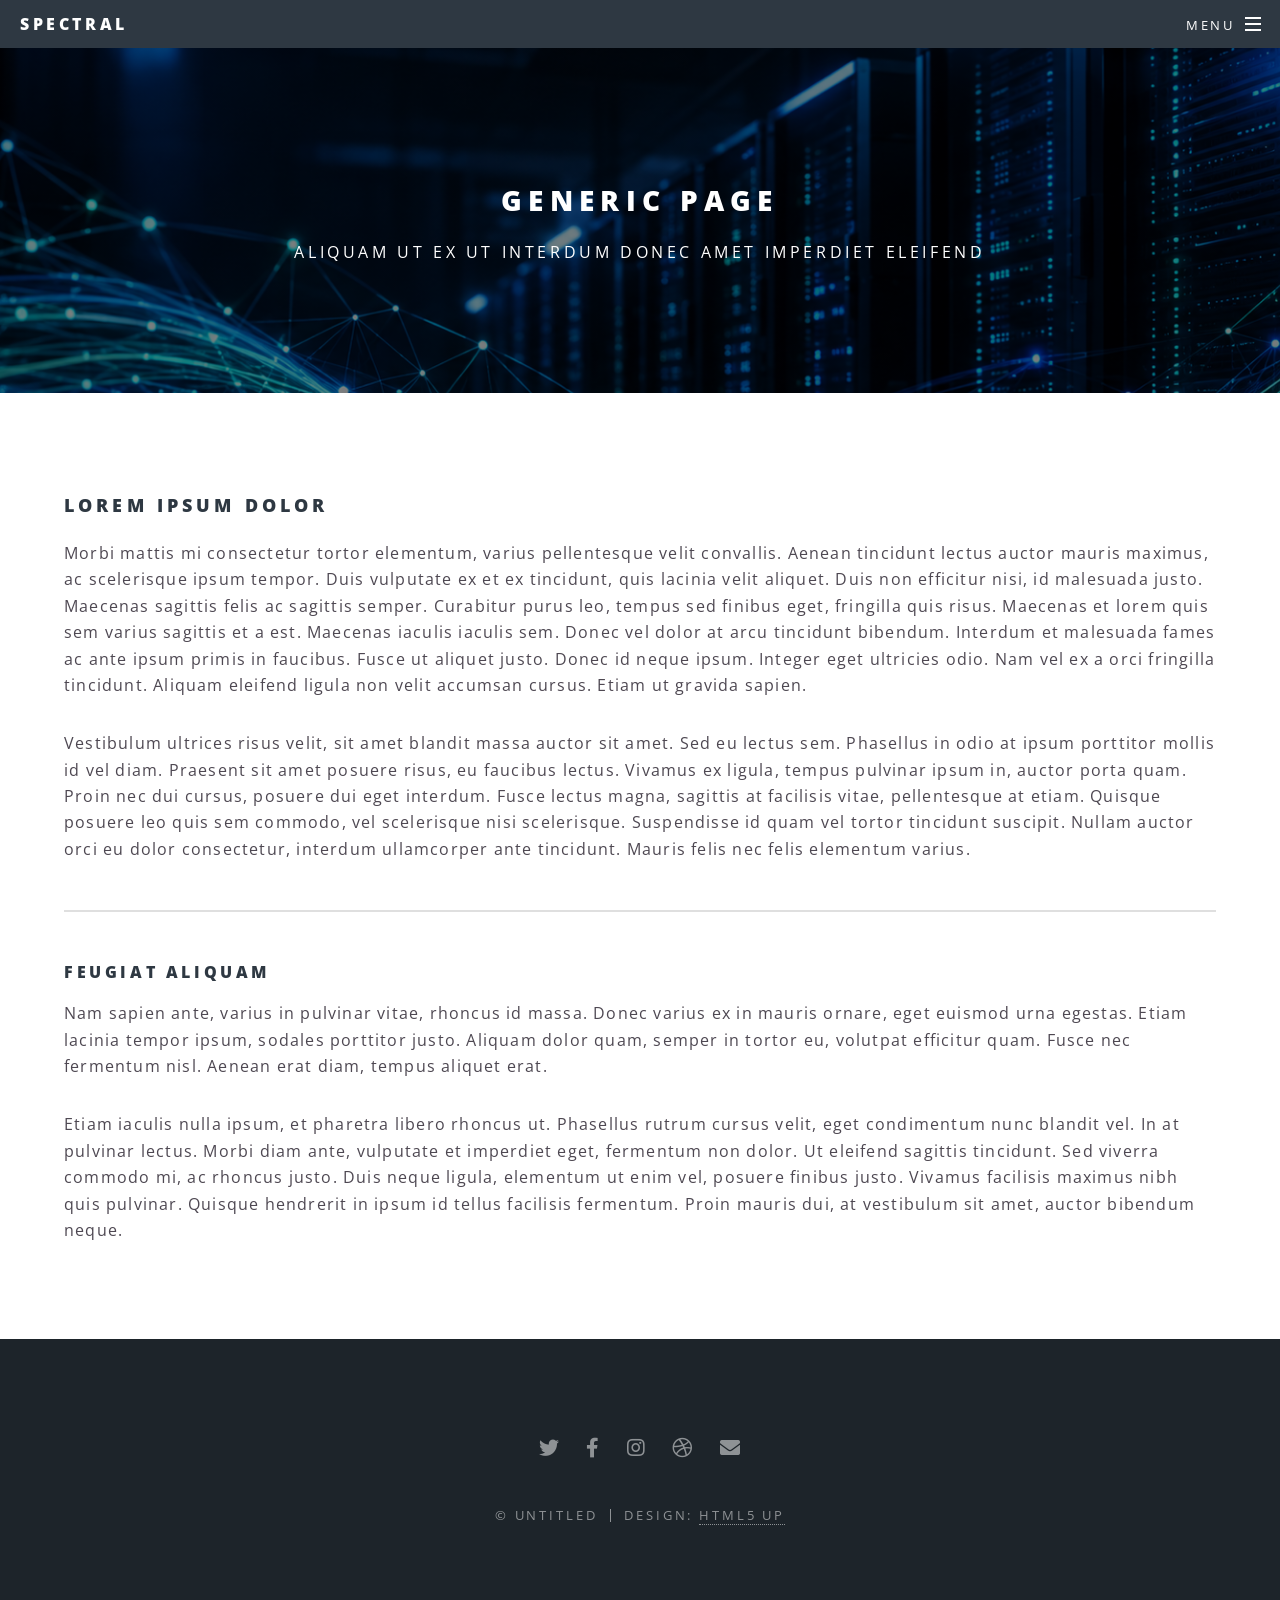
<file: Documents/UD2_Act/CV WEB/generic.html>
<!DOCTYPE HTML>
<!--
	Spectral by HTML5 UP
	html5up.net | @ajlkn
	Free for personal and commercial use under the CCA 3.0 license (html5up.net/license)
-->
<html>
	<head>
		<title>Generic - Spectral by HTML5 UP</title>
		<meta charset="utf-8" />
		<meta name="viewport" content="width=device-width, initial-scale=1, user-scalable=no" />
		<link rel="stylesheet" href="assets/css/main.css" />
		<noscript><link rel="stylesheet" href="assets/css/noscript.css" /></noscript>
	</head>
	<body class="is-preload">

		<!-- Page Wrapper -->
			<div id="page-wrapper">

				<!-- Header -->
					<header id="header">
						<h1><a href="index.html">Spectral</a></h1>
						<nav id="nav">
							<ul>
								<li class="special">
									<a href="#menu" class="menuToggle"><span>Menu</span></a>
									<div id="menu">
										<ul>
											<li><a href="index.html">Home</a></li>
											<li><a href="generic.html">Generic</a></li>
											<li><a href="elements.html">Elements</a></li>
											<li><a href="#">Sign Up</a></li>
											<li><a href="#">Log In</a></li>
										</ul>
									</div>
								</li>
							</ul>
						</nav>
					</header>

				<!-- Main -->
					<article id="main">
						<header>
							<h2>Generic Page</h2>
							<p>Aliquam ut ex ut interdum donec amet imperdiet eleifend</p>
						</header>
						<section class="wrapper style5">
							<div class="inner">

								<h3>Lorem ipsum dolor</h3>
								<p>Morbi mattis mi consectetur tortor elementum, varius pellentesque velit convallis. Aenean tincidunt lectus auctor mauris maximus, ac scelerisque ipsum tempor. Duis vulputate ex et ex tincidunt, quis lacinia velit aliquet. Duis non efficitur nisi, id malesuada justo. Maecenas sagittis felis ac sagittis semper. Curabitur purus leo, tempus sed finibus eget, fringilla quis risus. Maecenas et lorem quis sem varius sagittis et a est. Maecenas iaculis iaculis sem. Donec vel dolor at arcu tincidunt bibendum. Interdum et malesuada fames ac ante ipsum primis in faucibus. Fusce ut aliquet justo. Donec id neque ipsum. Integer eget ultricies odio. Nam vel ex a orci fringilla tincidunt. Aliquam eleifend ligula non velit accumsan cursus. Etiam ut gravida sapien.</p>

								<p>Vestibulum ultrices risus velit, sit amet blandit massa auctor sit amet. Sed eu lectus sem. Phasellus in odio at ipsum porttitor mollis id vel diam. Praesent sit amet posuere risus, eu faucibus lectus. Vivamus ex ligula, tempus pulvinar ipsum in, auctor porta quam. Proin nec dui cursus, posuere dui eget interdum. Fusce lectus magna, sagittis at facilisis vitae, pellentesque at etiam. Quisque posuere leo quis sem commodo, vel scelerisque nisi scelerisque. Suspendisse id quam vel tortor tincidunt suscipit. Nullam auctor orci eu dolor consectetur, interdum ullamcorper ante tincidunt. Mauris felis nec felis elementum varius.</p>

								<hr />

								<h4>Feugiat aliquam</h4>
								<p>Nam sapien ante, varius in pulvinar vitae, rhoncus id massa. Donec varius ex in mauris ornare, eget euismod urna egestas. Etiam lacinia tempor ipsum, sodales porttitor justo. Aliquam dolor quam, semper in tortor eu, volutpat efficitur quam. Fusce nec fermentum nisl. Aenean erat diam, tempus aliquet erat.</p>

								<p>Etiam iaculis nulla ipsum, et pharetra libero rhoncus ut. Phasellus rutrum cursus velit, eget condimentum nunc blandit vel. In at pulvinar lectus. Morbi diam ante, vulputate et imperdiet eget, fermentum non dolor. Ut eleifend sagittis tincidunt. Sed viverra commodo mi, ac rhoncus justo. Duis neque ligula, elementum ut enim vel, posuere finibus justo. Vivamus facilisis maximus nibh quis pulvinar. Quisque hendrerit in ipsum id tellus facilisis fermentum. Proin mauris dui, at vestibulum sit amet, auctor bibendum neque.</p>

							</div>
						</section>
					</article>

				<!-- Footer -->
					<footer id="footer">
						<ul class="icons">
							<li><a href="#" class="icon brands fa-twitter"><span class="label">Twitter</span></a></li>
							<li><a href="#" class="icon brands fa-facebook-f"><span class="label">Facebook</span></a></li>
							<li><a href="#" class="icon brands fa-instagram"><span class="label">Instagram</span></a></li>
							<li><a href="#" class="icon brands fa-dribbble"><span class="label">Dribbble</span></a></li>
							<li><a href="#" class="icon solid fa-envelope"><span class="label">Email</span></a></li>
						</ul>
						<ul class="copyright">
							<li>&copy; Untitled</li><li>Design: <a href="http://html5up.net">HTML5 UP</a></li>
						</ul>
					</footer>

			</div>

		<!-- Scripts -->
			<script src="assets/js/jquery.min.js"></script>
			<script src="assets/js/jquery.scrollex.min.js"></script>
			<script src="assets/js/jquery.scrolly.min.js"></script>
			<script src="assets/js/browser.min.js"></script>
			<script src="assets/js/breakpoints.min.js"></script>
			<script src="assets/js/util.js"></script>
			<script src="assets/js/main.js"></script>

	<script data-pplx-inline-edit>
(function () {
  if (window === window.top) return;

  const allowedParentOrigins = ["https://www.perplexity.ai","https://perplexity.ai","https://testing.perplexity.ai","https://staging.perplexity.ai","https://*.preview.i.perplexity.ai","http://perplexity.localhost","http://localhost:1420","http://127.0.0.1:1420","http://localhost:3000","http://127.0.0.1:3000","http://localhost:5173","http://127.0.0.1:5173"];
  const MAX_FONT_BYTES = 500 * 1024;
  const MAX_TOTAL_FONT_BYTES = 2 * 1024 * 1024;
  let scrollForwarding = false;
  let scrollRaf = 0;
  let trustedTopOrigin = null;

  // Allow entries like "https://*.preview.i.perplexity.ai" — the wildcard
  // matches a single DNS label (no dots), so "https://*.foo" cannot stretch
  // across multiple labels.
  function matchesAllowedOrigin(origin) {
    if (!origin) return false;
    for (const entry of allowedParentOrigins) {
      if (!entry.includes("*")) {
        if (entry === origin) return true;
        continue;
      }
      const pattern = new RegExp(
        "^" +
          entry.replace(/[.+?^${}()|[\]\\]/g, "\\$&").replace(/\*/g, "[^.]+") +
          "$",
      );
      if (pattern.test(origin)) return true;
    }
    return false;
  }

  // Trust decision: when the sender is same-origin-visible (event.origin is a
  // real origin like https://www.perplexity.ai) we trust event.origin directly.
  // When event.origin is "null" (opaque broker srcdoc), we fall back to the
  // broker's stamped `parentOrigin` to identify the top window. The fallback
  // is claim-only — we rely on the browser's native `targetOrigin` enforcement
  // on the response path (see postToTrustedTop) to ensure replies can't be
  // delivered to anyone but the actual top window of that claimed origin.
  function getTrustedParentOrigin(event) {
    const forwardedParentOrigin =
      typeof event.data.parentOrigin === "string" ? event.data.parentOrigin : null;
    const parentOrigin = event.origin === "null" ? forwardedParentOrigin : event.origin;
    return matchesAllowedOrigin(parentOrigin) ? parentOrigin : null;
  }

  // All responses go to window.top with targetOrigin = the allowlisted origin.
  // An attacker that iframes us inside their own null-origin broker can claim
  // any parentOrigin they like, but the browser will drop the reply whenever
  // the real top's origin doesn't match — so the screenshot never leaves.
  function postToTrustedTop(message) {
    if (!trustedTopOrigin) return;
    try {
      window.top.postMessage(message, trustedTopOrigin);
    } catch (_error) {}
  }

  function inlineAll(original, clone) {
    if (original.nodeType !== 1 || clone.nodeType !== 1) return;

    try {
      const computedStyle = getComputedStyle(original);
      // cssText on a computed style is the serialized declaration in modern
      // Chromium/Safari — a single read beats enumerating ~400 longhand
      // properties. Firefox returns "" here, so we fall back on empty.
      const serialized = computedStyle.cssText;
      if (serialized) {
        clone.style.cssText = serialized;
      } else {
        const parts = new Array(computedStyle.length);
        for (let index = 0; index < computedStyle.length; index += 1) {
          const property = computedStyle[index];
          parts[index] = `${property}:${computedStyle.getPropertyValue(property)};`;
        }
        clone.style.cssText = parts.join("");
      }
    } catch (_error) {}

    const originalChildren = original.children;
    const clonedChildren = clone.children;
    for (
      let index = 0;
      index < originalChildren.length && index < clonedChildren.length;
      index += 1
    ) {
      inlineAll(originalChildren[index], clonedChildren[index]);
    }
  }

  function extractFontUrl(srcValue) {
    const matches = [
      ...srcValue.matchAll(
        /url\(["']?([^"')]+)["']?\)(?:\s*format\(["']?([^"')]+)["']?\))?/gi,
      ),
    ];
    if (matches.length === 0) return null;
    const woff2 = matches.find((m) => m[2] && m[2].toLowerCase().includes("woff2"));
    if (woff2) return woff2[1];
    const woff = matches.find((m) => m[2] && m[2].toLowerCase().includes("woff"));
    if (woff) return woff[1];
    return matches[0][1];
  }

  // Cache resolved font URL -> data URI across captures. Fonts on a page
  // essentially never change, and a batch run emits multiple captures back to
  // back — without this we'd refetch + re-base64 every time.
  const fontDataUriCache = new Map();
  const SRC_DECLARATION_RE = /src\s*:\s*[^;}]+/i;

  async function fetchAsDataUri(url) {
    if (fontDataUriCache.has(url)) return fontDataUriCache.get(url);
    let dataUri = null;
    try {
      const response = await fetch(url, { mode: "cors", credentials: "omit" });
      if (response.ok) {
        const blob = await response.blob();
        if (blob.size <= MAX_FONT_BYTES) {
          dataUri = await new Promise((resolve) => {
            const reader = new FileReader();
            reader.onloadend = () =>
              resolve(typeof reader.result === "string" ? reader.result : null);
            reader.onerror = () => resolve(null);
            reader.readAsDataURL(blob);
          });
        }
      }
    } catch (_error) {
      dataUri = null;
    }
    fontDataUriCache.set(url, dataUri);
    return dataUri;
  }

  function collectFontFaceRuleTexts() {
    const rules = [];
    for (const sheet of document.styleSheets) {
      let cssRules;
      try {
        cssRules = sheet.cssRules;
      } catch (_error) {
        continue;
      }
      if (!cssRules) continue;
      for (const rule of cssRules) {
        const cssText = rule.cssText || "";
        if (cssText.startsWith("@font-face")) rules.push(cssText);
      }
    }
    return rules;
  }

  async function buildInlinedFontCss() {
    const ruleTexts = collectFontFaceRuleTexts();
    if (ruleTexts.length === 0) return null;

    const resolved = ruleTexts.map((cssText) => {
      if (!SRC_DECLARATION_RE.test(cssText)) return null;
      const srcMatch = cssText.match(/src\s*:\s*([^;}]+)[;}]/i);
      if (!srcMatch) return null;
      const url = extractFontUrl(srcMatch[1]);
      if (!url) return null;
      try {
        return { cssText, url: new URL(url, document.baseURI).href };
      } catch (_error) {
        return null;
      }
    });

    const dataUris = await Promise.all(
      resolved.map((entry) => (entry ? fetchAsDataUri(entry.url) : Promise.resolve(null))),
    );

    const inlined = [];
    let totalBytes = 0;
    for (let index = 0; index < resolved.length; index += 1) {
      const entry = resolved[index];
      const dataUri = dataUris[index];
      if (!entry || !dataUri) continue;
      const approxBytes = dataUri.length * 0.75;
      if (totalBytes + approxBytes > MAX_TOTAL_FONT_BYTES) break;
      totalBytes += approxBytes;
      inlined.push(entry.cssText.replace(SRC_DECLARATION_RE, `src: url("${dataUri}")`));
    }
    return inlined.length > 0 ? inlined.join("\n") : null;
  }

  function stripExternal(clone) {
    const images = clone.querySelectorAll("img");
    for (let index = 0; index < images.length; index += 1) {
      const src = images[index].getAttribute("src");
      if (src && !src.startsWith("data:")) images[index].removeAttribute("src");
    }

    const elements = clone.querySelectorAll("*");
    for (let index = 0; index < elements.length; index += 1) {
      const style = elements[index].style.cssText;
      if (style && style.includes("url(")) {
        elements[index].style.cssText = style.replace(
          /url\(["']?(?!data:)[^)"']*["']?\)/gi,
          "none",
        );
      }
    }
  }

  function emitScroll() {
    scrollRaf = 0;
    if (!scrollForwarding) return;
    postToTrustedTop({
      type: "INLINE_EDIT_SCROLL",
      scrollX: window.scrollX,
      scrollY: window.scrollY,
    });
  }

  window.addEventListener(
    "scroll",
    function () {
      if (!scrollForwarding || scrollRaf) return;
      scrollRaf = requestAnimationFrame(emitScroll);
    },
    { passive: true, capture: true },
  );

  async function handleCaptureRequest(event) {
    const requestId = event.data.requestId;
    const scrollX = window.scrollX;
    const scrollY = window.scrollY;
    const width = window.innerWidth;
    const height = window.innerHeight;

    function postResult(dataUrl) {
      postToTrustedTop({
        type: "INLINE_EDIT_SCREENSHOT_RESULT",
        requestId,
        dataUrl,
        scrollX,
        scrollY,
      });
    }

    try {
      // Wait for any pending web fonts to resolve so both inline metrics and
      // the @font-face inlining below see the same loaded faces.
      if (document.fonts && document.fonts.ready) {
        try {
          await document.fonts.ready;
        } catch (_error) {}
      }

      const clone = document.documentElement.cloneNode(true);
      inlineAll(document.documentElement, clone);

      const removedNodes = clone.querySelectorAll("script,link[rel=\"stylesheet\"],style");
      for (let index = 0; index < removedNodes.length; index += 1) {
        removedNodes[index].remove();
      }

      stripExternal(clone);

      // Re-embed web fonts as data-URI @font-face rules so the SVG rasterizer
      // can resolve them — external font URLs aren't fetched during
      // foreignObject rendering, which would otherwise force a fallback face
      // and change text metrics.
      const inlinedFontCss = await buildInlinedFontCss();
      if (inlinedFontCss) {
        const styleEl = document.createElement("style");
        styleEl.textContent = inlinedFontCss;
        const head = clone.querySelector("head");
        if (head) head.appendChild(styleEl);
        else clone.insertBefore(styleEl, clone.firstChild);
      }

      const html = new XMLSerializer().serializeToString(clone);
      const svg =
        `<svg xmlns="http://www.w3.org/2000/svg" width="${width}" height="${height}">` +
        '<foreignObject width="100%" height="100%">' +
        `<div xmlns="http://www.w3.org/1999/xhtml" style="width:${width}px;height:${height}px;overflow:hidden">` +
        `<div style="position:relative;left:-${scrollX}px;top:-${scrollY}px">` +
        html +
        "</div></div></foreignObject></svg>";
      const svgUrl = `data:image/svg+xml;charset=utf-8,${encodeURIComponent(svg)}`;
      const image = new Image();
      image.onload = function () {
        const canvas = document.createElement("canvas");
        canvas.width = width;
        canvas.height = height;
        canvas.getContext("2d").drawImage(image, 0, 0);
        postResult(canvas.toDataURL("image/png"));
      };
      image.onerror = function () {
        postResult(null);
      };
      image.src = svgUrl;
    } catch (_error) {
      postResult(null);
    }
  }

  window.addEventListener("message", function (event) {
    if (!event.data) return;
    // Only accept messages from the direct parent frame. Blocks sibling /
    // unrelated-window postMessage senders that could otherwise reach us.
    if (event.source !== window.parent) return;

    const trustedParentOrigin = getTrustedParentOrigin(event);
    if (!trustedParentOrigin) return;
    trustedTopOrigin = trustedParentOrigin;

    if (event.data.type === "INLINE_EDIT_SCROLL_START") {
      scrollForwarding = true;
      emitScroll();
      return;
    }

    if (event.data.type === "INLINE_EDIT_SCROLL_STOP") {
      scrollForwarding = false;
      if (scrollRaf) cancelAnimationFrame(scrollRaf);
      scrollRaf = 0;
      return;
    }

    if (event.data.type !== "INLINE_EDIT_CAPTURE_REQUEST") return;

    handleCaptureRequest(event);
  });
})();


</script></body>
</html>
</file>
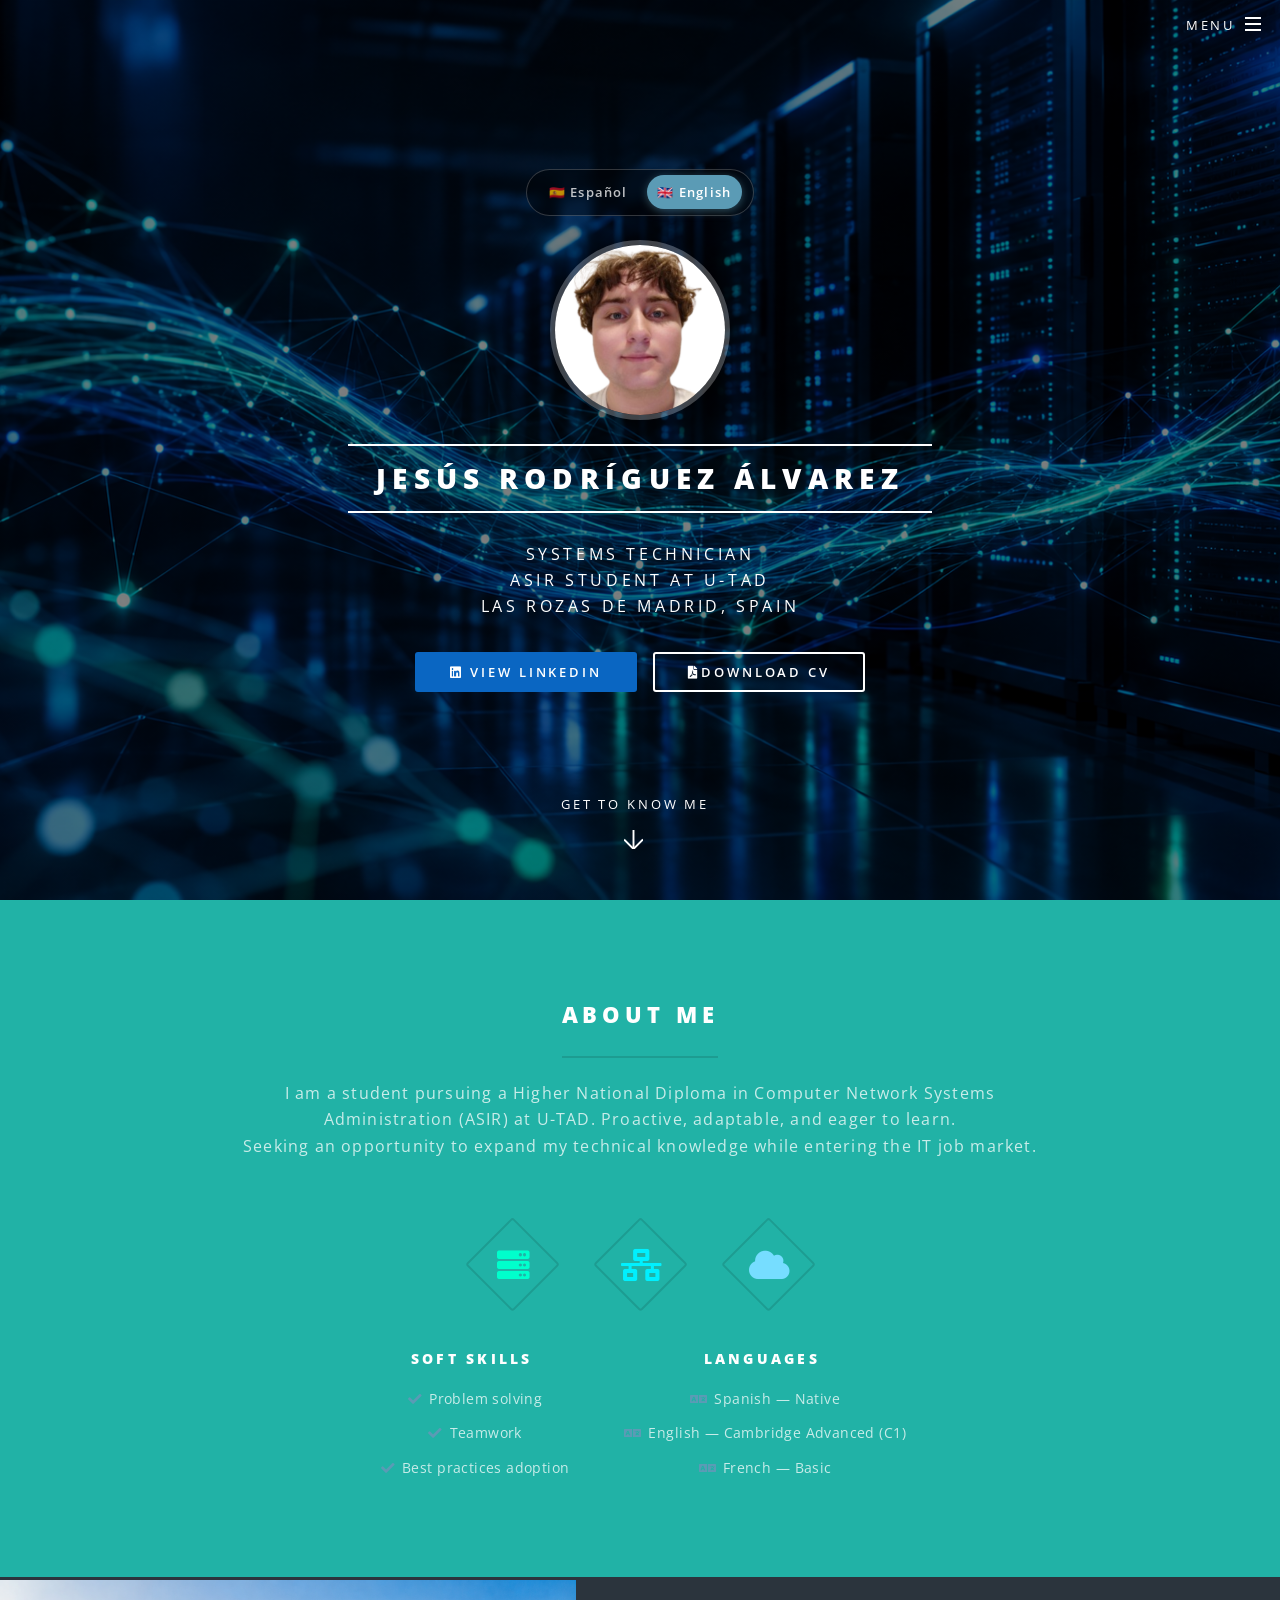
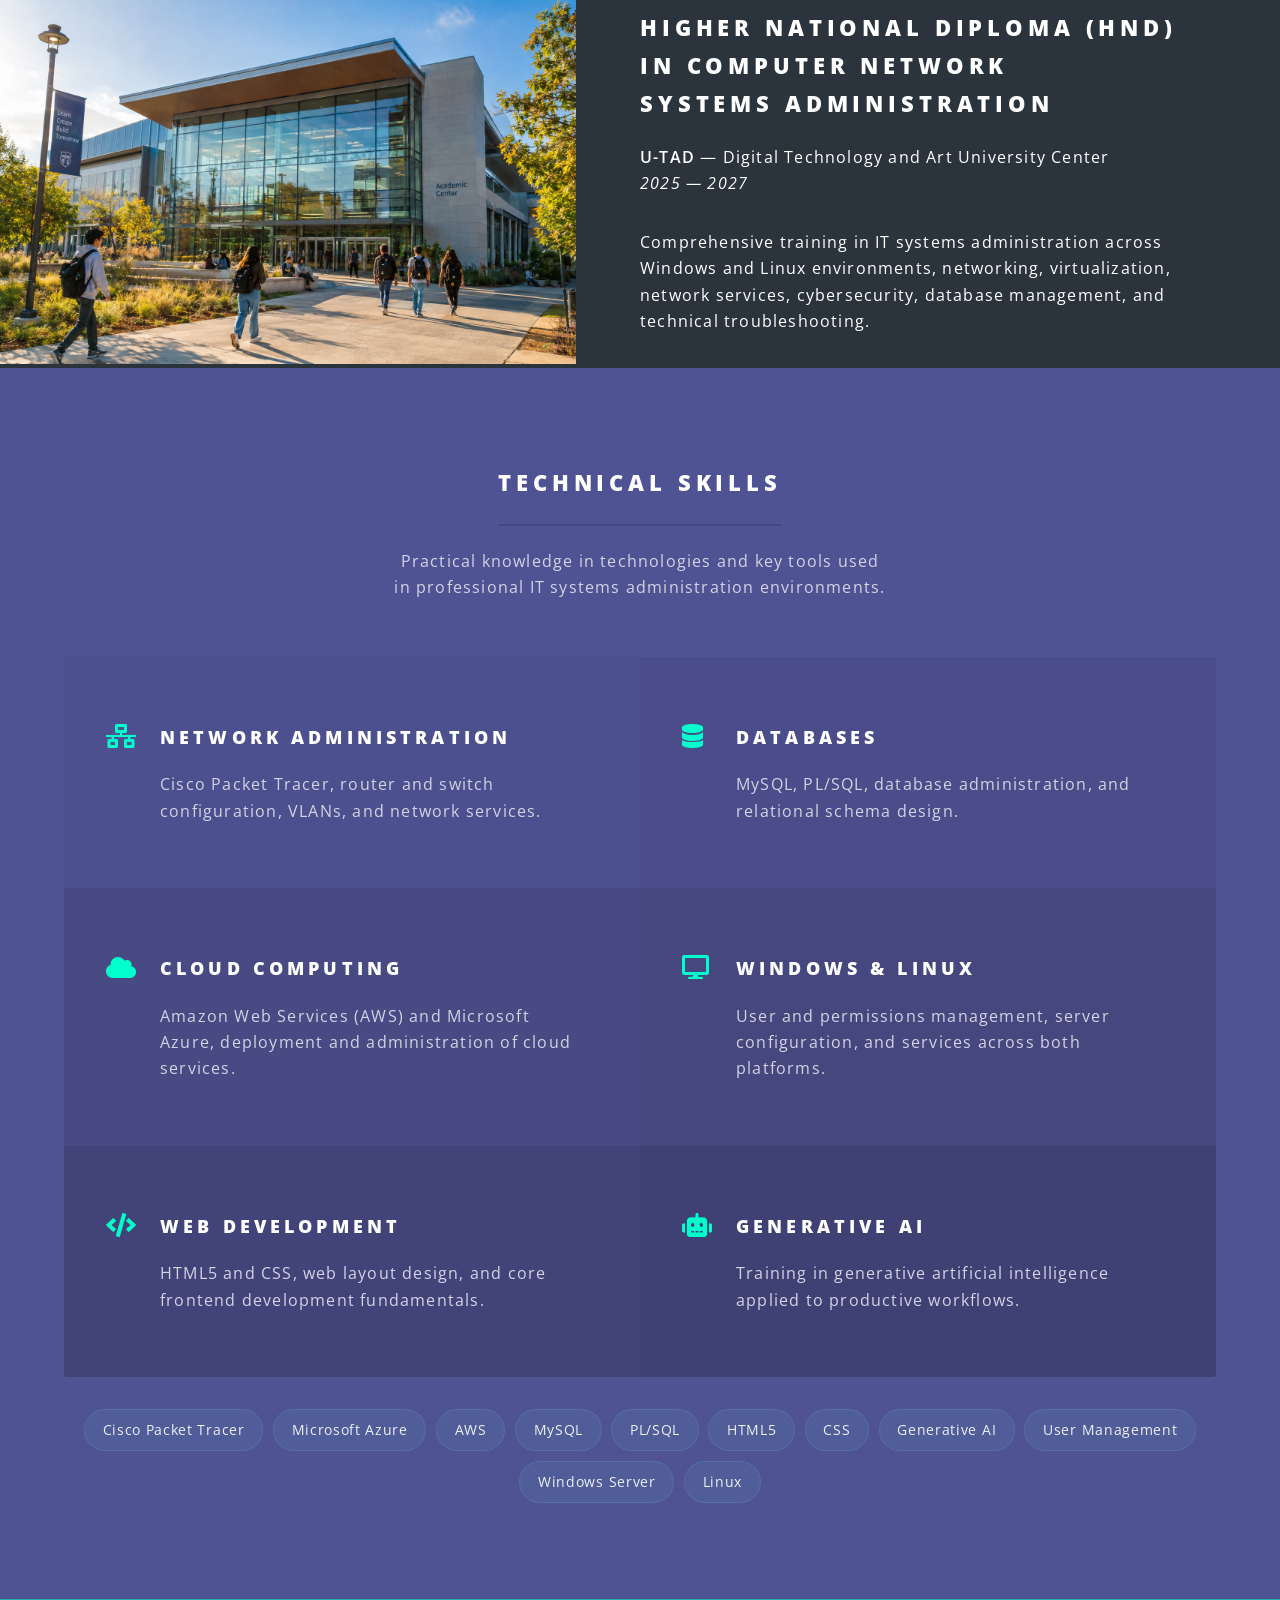
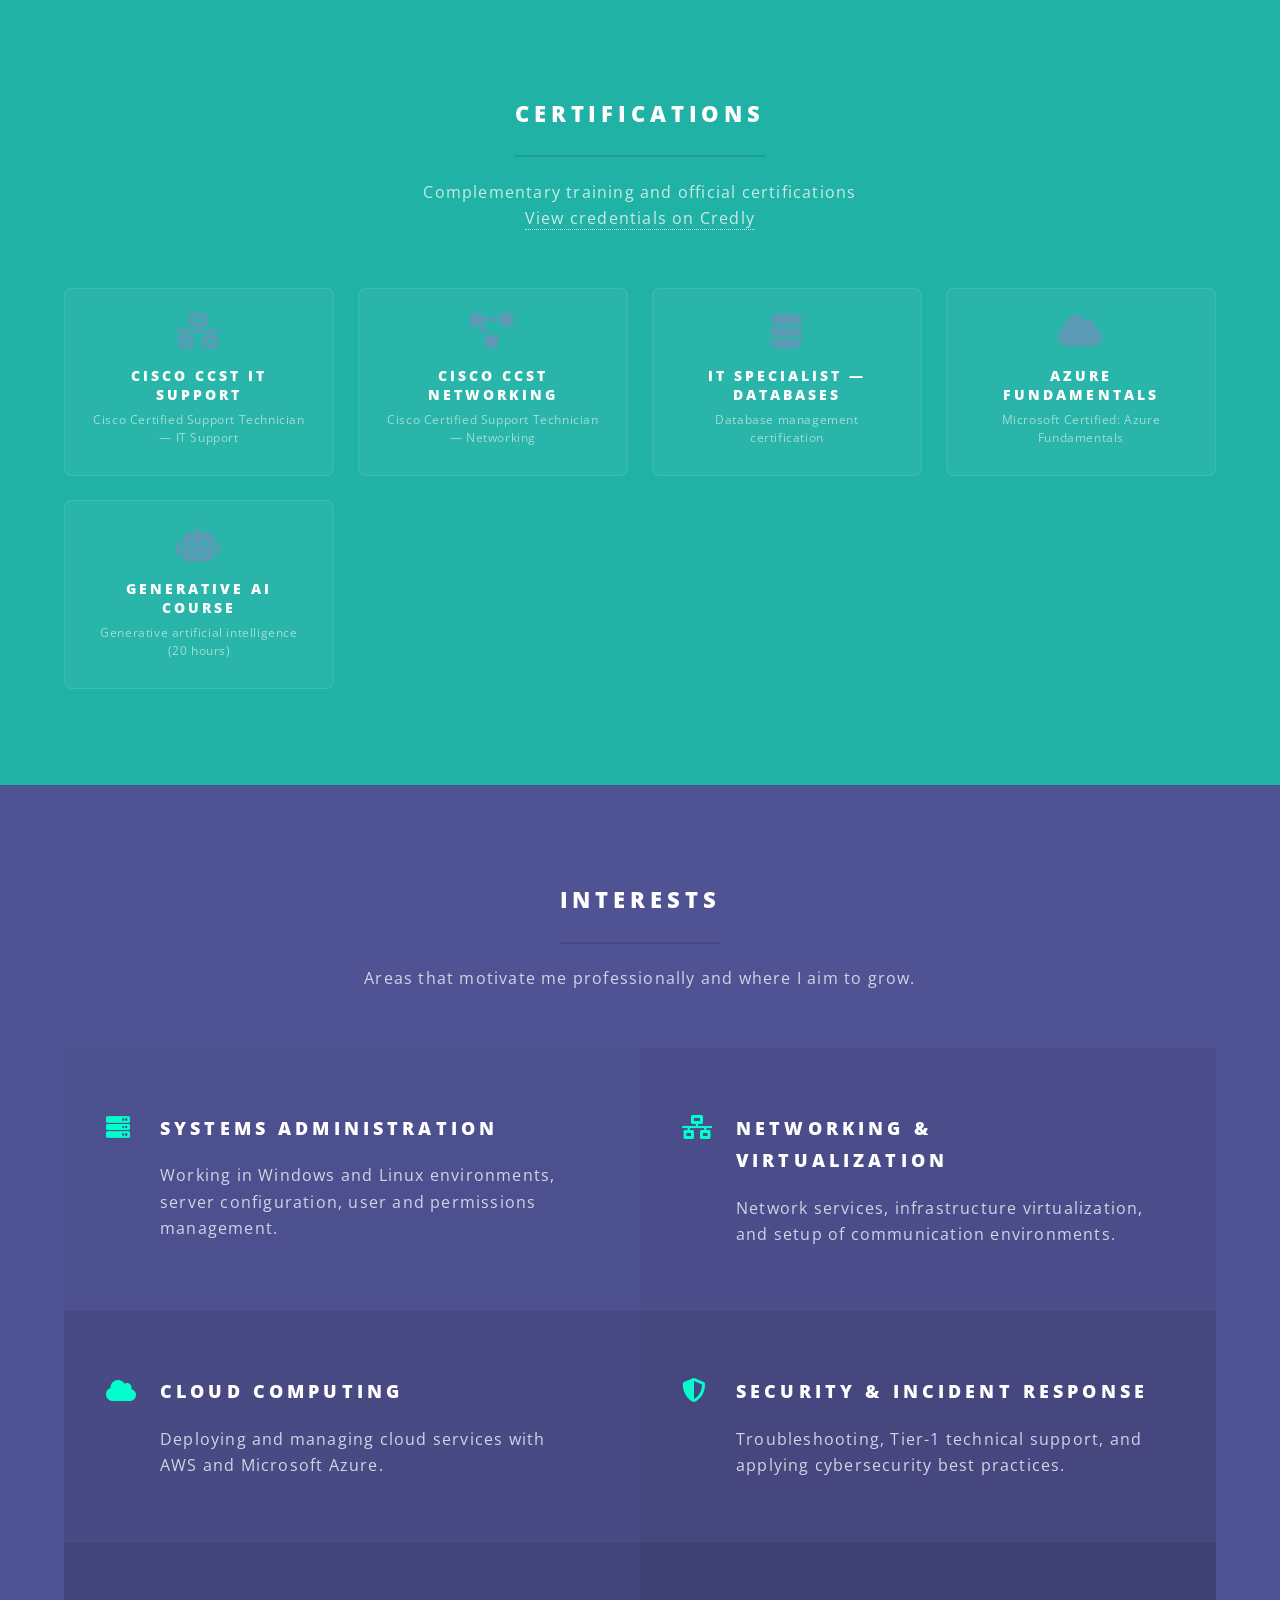
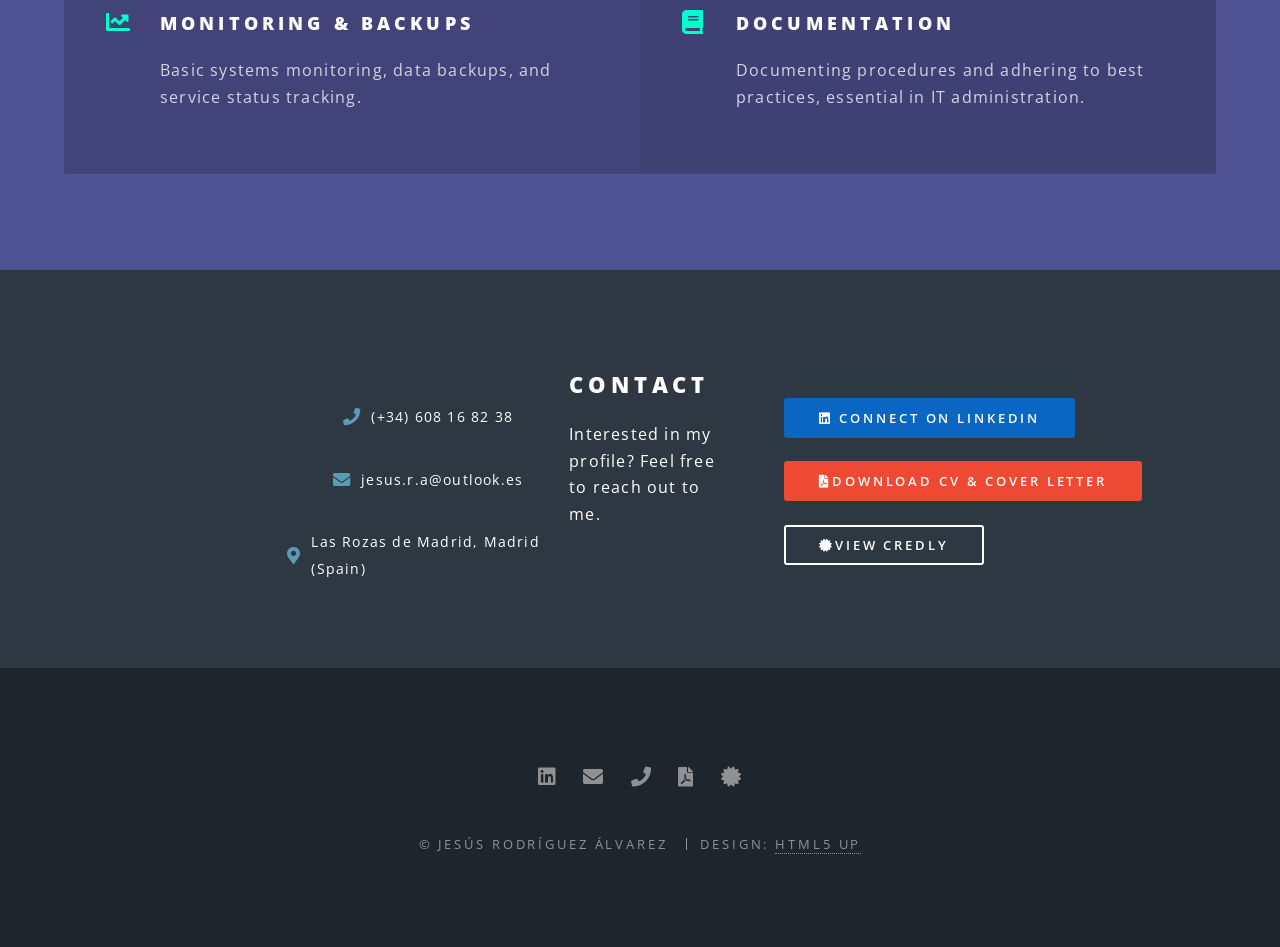
<file: Documents/UD2_Act/CV WEB/index_en.html>
<!DOCTYPE HTML>
<!--
	Spectral by HTML5 UP
	html5up.net | @ajlkn
	Free for personal and commercial use under the CCA 3.0 license (html5up.net/license)
-->
<html lang="en">
	<head>
		<title>Jesús Rodríguez Álvarez | Systems Technician</title>
		<meta charset="utf-8" />
		<meta name="viewport" content="width=device-width, initial-scale=1, user-scalable=no" />
		<meta name="description" content="Web Resume of Jesús Rodríguez Álvarez, Systems Technician specialized in networking, cloud computing, and IT systems administration." />
		<meta property="og:title" content="Jesús Rodríguez Álvarez | Systems Technician" />
		<meta property="og:description" content="ASIR Student at U-TAD. Specialized in networking, cloud computing, and systems administration." />
		<link rel="stylesheet" href="assets/css/main.css" />
		<link rel="stylesheet" href="assets/css/custom.css" />
		<noscript><link rel="stylesheet" href="assets/css/noscript.css" /></noscript>
	</head>
	<body class="landing is-preload">

		<!-- Page Wrapper -->
			<div id="page-wrapper">

				<!-- Header -->
					<header id="header" class="alt">
						<h1><a href="index_en.html">Jesús Rodríguez Álvarez</a></h1>
						<nav id="nav">
							<ul>
								<li class="special">
									<a href="#menu" class="menuToggle"><span>Menu</span></a>
									<div id="menu">
										<ul>
											<li><a href="#banner">Home</a></li>
											<li><a href="#one">About Me</a></li>
											<li><a href="#two">Education</a></li>
											<li><a href="#three">Skills</a></li>
											<li><a href="#four">Certifications</a></li>
											<li><a href="#five">Interests</a></li>
											<li><a href="#cta">Contact</a></li>
											<li><a href="../PORTFOLIO WEB/index.html" target="_blank">💻 View Portfolio Web</a></li>
											<li class="menu-lang-divider"><a href="index.html">🇪🇸 Español (ES)</a></li>
											<li><a href="index_en.html">🇬🇧 English (EN)</a></li>
										</ul>
									</div>
								</li>
							</ul>
						</nav>
					</header>

				<!-- Banner -->
					<section id="banner">
						<div class="inner">
							<div class="lang-picker-banner">
								<a href="index.html" class="lang-chip">🇪🇸 Español</a>
								<a href="index_en.html" class="lang-chip active">🇬🇧 English</a>
							</div>
							<img src="images/profile.png" alt="Jesús Rodríguez Álvarez" class="profile-photo" />
							<h2>Jesús Rodríguez Álvarez</h2>
							<p>Systems Technician<br />
							ASIR Student at U-TAD<br />
							Las Rozas de Madrid, Spain</p>
							<ul class="actions special">
								<li><a href="https://www.linkedin.com/in/jes%C3%BAs-rodr%C3%ADguez-%C3%A1lvarez-a2583a39a" target="_blank" rel="noopener" class="button primary linkedin-btn"><span class="icon brands fa-linkedin"></span>View LinkedIn</a></li>
								<li><a href="downloads/CV-Jesus-Rodriguez-Alvarez.pdf" download class="button"><span class="icon solid fa-file-pdf"></span>Download CV</a></li>
							</ul>
						</div>
						<a href="#one" class="more scrolly">Get to know me</a>
					</section>

				<!-- One: About Me -->
					<section id="one" class="wrapper style1 special">
						<div class="inner">
							<header class="major">
								<h2>About Me</h2>
								<p>I am a student pursuing a Higher National Diploma in Computer Network Systems<br />
								Administration (ASIR) at U-TAD. Proactive, adaptable, and eager to learn.<br />
								Seeking an opportunity to expand my technical knowledge while entering the IT job market.</p>
							</header>
							<ul class="icons major">
								<li><span class="icon solid fa-server major style1"><span class="label">Systems</span></span></li>
								<li><span class="icon solid fa-network-wired major style2"><span class="label">Networking</span></span></li>
								<li><span class="icon solid fa-cloud major style3"><span class="label">Cloud</span></span></li>
							</ul>

							<!-- Soft Skills & Languages -->
							<div class="soft-langs">
								<div>
									<h3>Soft Skills</h3>
									<ul>
										<li><span class="icon solid fa-check"></span>Problem solving</li>
										<li><span class="icon solid fa-check"></span>Teamwork</li>
										<li><span class="icon solid fa-check"></span>Best practices adoption</li>
									</ul>
								</div>
								<div>
									<h3>Languages</h3>
									<ul>
										<li><span class="icon solid fa-language"></span>Spanish — Native</li>
										<li><span class="icon solid fa-language"></span>English — Cambridge Advanced (C1)</li>
										<li><span class="icon solid fa-language"></span>French — Basic</li>
									</ul>
								</div>
							</div>
						</div>
					</section>

				<!-- Two: Education -->
					<section id="two" class="wrapper alt style2">
						<section class="spotlight">
							<div class="image"><img src="images/pic01.jpg" alt="U-TAD University" /></div>
							<div class="content">
								<h2> Higher National Diploma (HND) in Computer Network<br />
								Systems Administration</h2>
								<p><strong>U-TAD</strong> — Digital Technology and Art University Center<br />
								<em>2025 — 2027</em></p>
								<p>Comprehensive training in IT systems administration across Windows and Linux environments, networking, virtualization, network services, cybersecurity, database management, and technical troubleshooting.</p>
							</div>
						</section>
					</section>

				<!-- Three: Technical Skills -->
					<section id="three" class="wrapper style3 special">
						<div class="inner">
							<header class="major">
								<h2>Technical Skills</h2>
								<p>Practical knowledge in technologies and key tools used<br />
								in professional IT systems administration environments.</p>
							</header>
							<ul class="features">
								<li class="icon solid fa-network-wired">
									<h3>Network Administration</h3>
									<p>Cisco Packet Tracer, router and switch configuration, VLANs, and network services.</p>
								</li>
								<li class="icon solid fa-database">
									<h3>Databases</h3>
									<p>MySQL, PL/SQL, database administration, and relational schema design.</p>
								</li>
								<li class="icon solid fa-cloud">
									<h3>Cloud Computing</h3>
									<p>Amazon Web Services (AWS) and Microsoft Azure, deployment and administration of cloud services.</p>
								</li>
								<li class="icon solid fa-desktop">
									<h3>Windows & Linux</h3>
									<p>User and permissions management, server configuration, and services across both platforms.</p>
								</li>
								<li class="icon solid fa-code">
									<h3>Web Development</h3>
									<p>HTML5 and CSS, web layout design, and core frontend development fundamentals.</p>
								</li>
								<li class="icon solid fa-robot">
									<h3>Generative AI</h3>
									<p>Training in generative artificial intelligence applied to productive workflows.</p>
								</li>
							</ul>

							<!-- Skill tags -->
							<ul class="skill-tags">
								<li class="skill-tag">Cisco Packet Tracer</li>
								<li class="skill-tag">Microsoft Azure</li>
								<li class="skill-tag">AWS</li>
								<li class="skill-tag">MySQL</li>
								<li class="skill-tag">PL/SQL</li>
								<li class="skill-tag">HTML5</li>
								<li class="skill-tag">CSS</li>
								<li class="skill-tag">Generative AI</li>
								<li class="skill-tag">User Management</li>
								<li class="skill-tag">Windows Server</li>
								<li class="skill-tag">Linux</li>
							</ul>
						</div>
					</section>

				<!-- Four: Certifications -->
					<section id="four" class="wrapper style1 special">
						<div class="inner">
							<header class="major">
								<h2>Certifications</h2>
								<p>Complementary training and official certifications<br />
								<a href="https://www.credly.com/users/jesus-rodriguez-alvarez" target="_blank" rel="noopener">View credentials on Credly</a></p>
							</header>
							<ul class="cert-grid">
								<li class="cert-card">
									<span class="cert-icon icon solid fa-network-wired"></span>
									<h3>Cisco CCST IT Support</h3>
									<p>Cisco Certified Support Technician — IT Support</p>
								</li>
								<li class="cert-card">
									<span class="cert-icon icon solid fa-project-diagram"></span>
									<h3>Cisco CCST Networking</h3>
									<p>Cisco Certified Support Technician — Networking</p>
								</li>
								<li class="cert-card">
									<span class="cert-icon icon solid fa-database"></span>
									<h3>IT Specialist — Databases</h3>
									<p>Database management certification</p>
								</li>
								<li class="cert-card">
									<span class="cert-icon icon solid fa-cloud"></span>
									<h3>Azure Fundamentals</h3>
									<p>Microsoft Certified: Azure Fundamentals</p>
								</li>
								<li class="cert-card">
									<span class="cert-icon icon solid fa-robot"></span>
									<h3>Generative AI Course</h3>
									<p>Generative artificial intelligence (20 hours)</p>
								</li>
							</ul>
						</div>
					</section>

				<!-- Five: Interests -->
					<section id="five" class="wrapper style3 special">
						<div class="inner">
							<header class="major">
								<h2>Interests</h2>
								<p>Areas that motivate me professionally and where I aim to grow.</p>
							</header>
							<ul class="features">
								<li class="icon solid fa-server">
									<h3>Systems Administration</h3>
									<p>Working in Windows and Linux environments, server configuration, user and permissions management.</p>
								</li>
								<li class="icon solid fa-network-wired">
									<h3>Networking & Virtualization</h3>
									<p>Network services, infrastructure virtualization, and setup of communication environments.</p>
								</li>
								<li class="icon solid fa-cloud">
									<h3>Cloud Computing</h3>
									<p>Deploying and managing cloud services with AWS and Microsoft Azure.</p>
								</li>
								<li class="icon solid fa-shield-alt">
									<h3>Security & Incident Response</h3>
									<p>Troubleshooting, Tier-1 technical support, and applying cybersecurity best practices.</p>
								</li>
								<li class="icon solid fa-chart-line">
									<h3>Monitoring & Backups</h3>
									<p>Basic systems monitoring, data backups, and service status tracking.</p>
								</li>
								<li class="icon solid fa-book">
									<h3>Documentation</h3>
									<p>Documenting procedures and adhering to best practices, essential in IT administration.</p>
								</li>
							</ul>
						</div>
					</section>

				<!-- CTA: Contact -->
					<section id="cta" class="wrapper style4">
						<div class="inner">
							<header>
								<h2>Contact</h2>
								<p>Interested in my profile? Feel free to reach out to me.</p>
							</header>
							<ul class="contact-info">
								<li class="contact-item">
									<span class="icon solid fa-phone"></span>
									<a href="tel:+34608168238">(+34) 608 16 82 38</a>
								</li>
								<li class="contact-item">
									<span class="icon solid fa-envelope"></span>
									<a href="mailto:jesus.r.a@outlook.es">jesus.r.a@outlook.es</a>
								</li>
								<li class="contact-item">
									<span class="icon solid fa-map-marker-alt"></span>
									Las Rozas de Madrid, Madrid (Spain)
								</li>
							</ul>
							<ul class="actions stacked">
								<li><a href="https://www.linkedin.com/in/jes%C3%BAs-rodr%C3%ADguez-%C3%A1lvarez-a2583a39a" target="_blank" rel="noopener" class="button primary linkedin-btn"><span class="icon brands fa-linkedin"></span>Connect on LinkedIn</a></li>
								<li><a href="downloads/CV-Jesus-Rodriguez-Alvarez.pdf" download class="button primary"><span class="icon solid fa-file-pdf"></span>Download CV & Cover Letter</a></li>
								<li><a href="https://www.credly.com/users/jesus-rodriguez-alvarez" target="_blank" rel="noopener" class="button"><span class="icon solid fa-certificate"></span>View Credly</a></li>
							</ul>
						</div>
					</section>

				<!-- Footer -->
					<footer id="footer">
						<ul class="icons">
							<li><a href="https://www.linkedin.com/in/jes%C3%BAs-rodr%C3%ADguez-%C3%A1lvarez-a2583a39a" target="_blank" rel="noopener" class="icon brands fa-linkedin" title="LinkedIn"><span class="label">LinkedIn</span></a></li>
							<li><a href="mailto:jesus.r.a@outlook.es" class="icon solid fa-envelope" title="Email"><span class="label">Email</span></a></li>
							<li><a href="tel:+34608168238" class="icon solid fa-phone" title="Phone"><span class="label">Phone</span></a></li>
							<li><a href="downloads/CV-Jesus-Rodriguez-Alvarez.pdf" download class="icon solid fa-file-pdf" title="Download CV"><span class="label">CV PDF</span></a></li>
							<li><a href="https://www.credly.com/users/jesus-rodriguez-alvarez" target="_blank" rel="noopener" class="icon solid fa-certificate" title="Credly"><span class="label">Credly</span></a></li>
						</ul>
						<ul class="copyright">
							<li>&copy; Jesús Rodríguez Álvarez</li>
							<li>Design: <a href="http://html5up.net">HTML5 UP</a></li>
						</ul>
					</footer>

			</div>

		<!-- Scripts -->
			<script src="assets/js/jquery.min.js"></script>
			<script src="assets/js/jquery.scrollex.min.js"></script>
			<script src="assets/js/jquery.scrolly.min.js"></script>
			<script src="assets/js/browser.min.js"></script>
			<script src="assets/js/breakpoints.min.js"></script>
			<script src="assets/js/util.js"></script>
			<script src="assets/js/main.js"></script>

	</body>
</html>
</file>
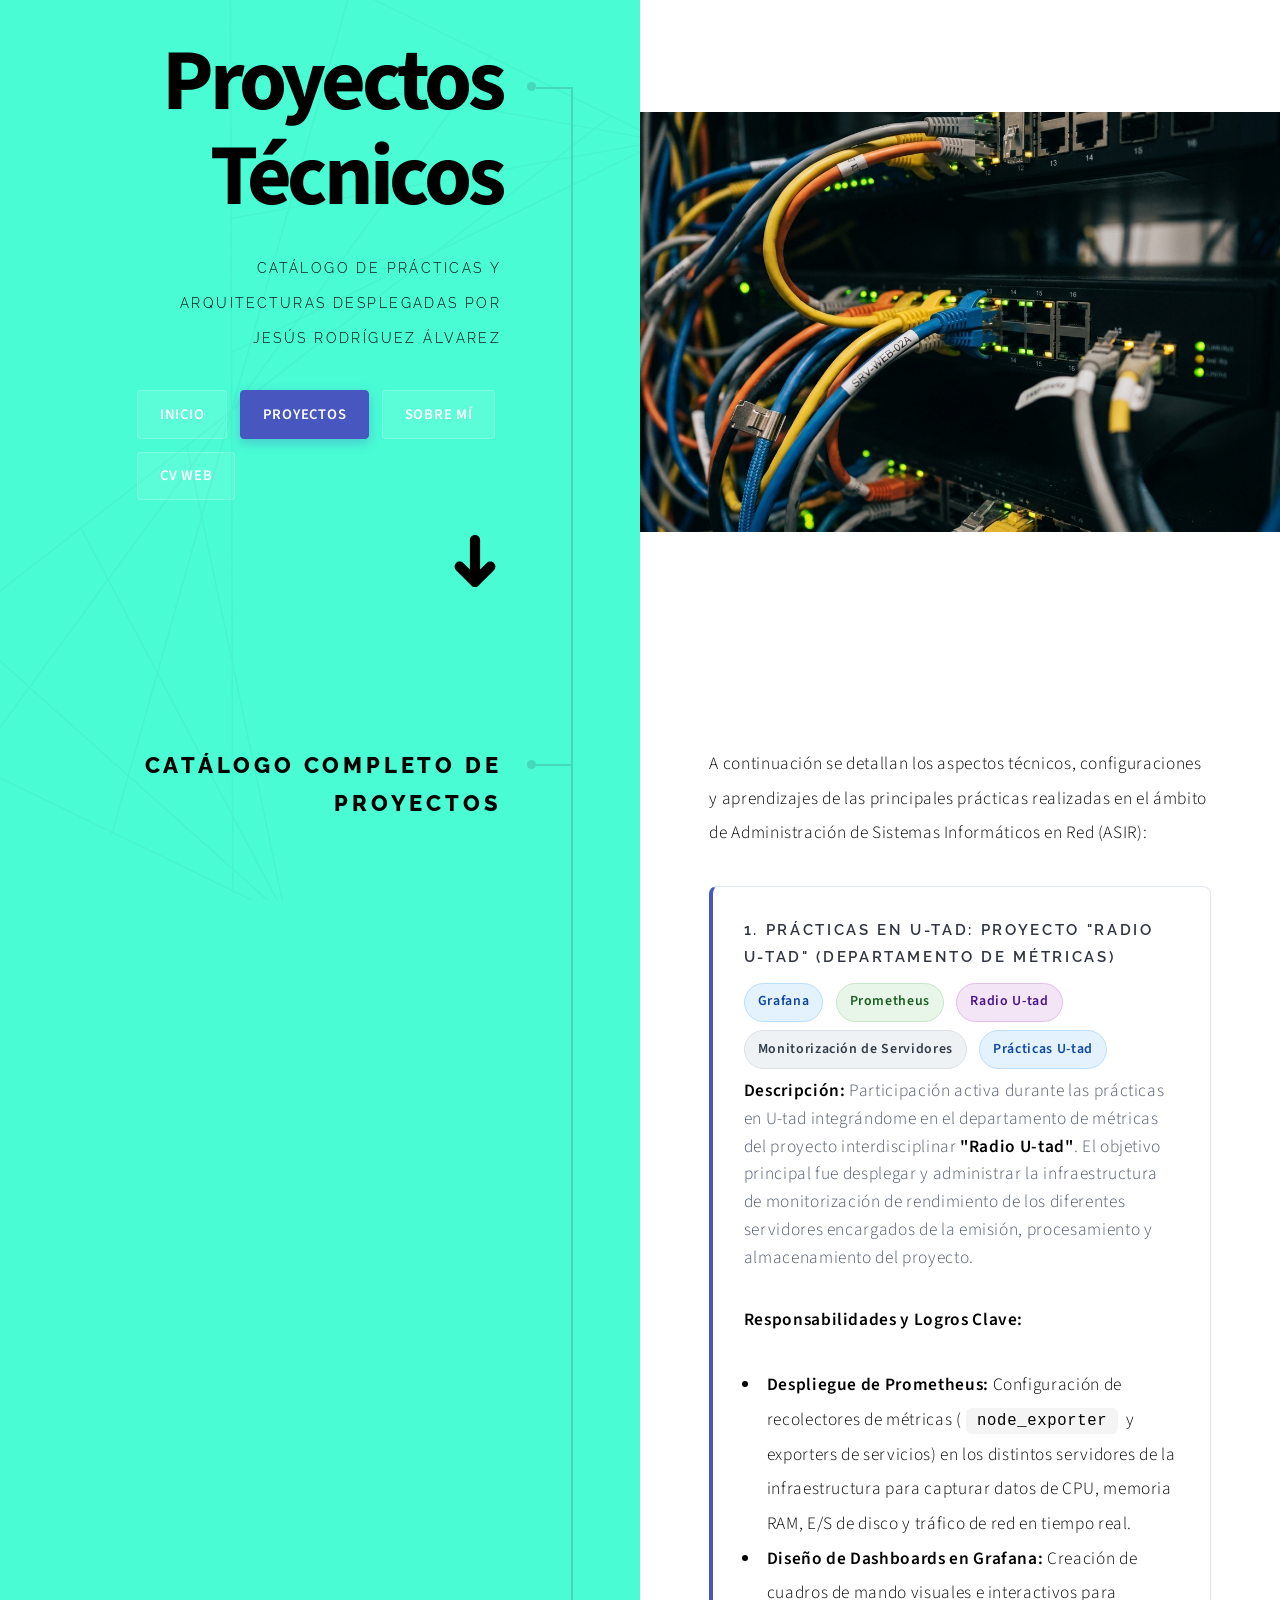
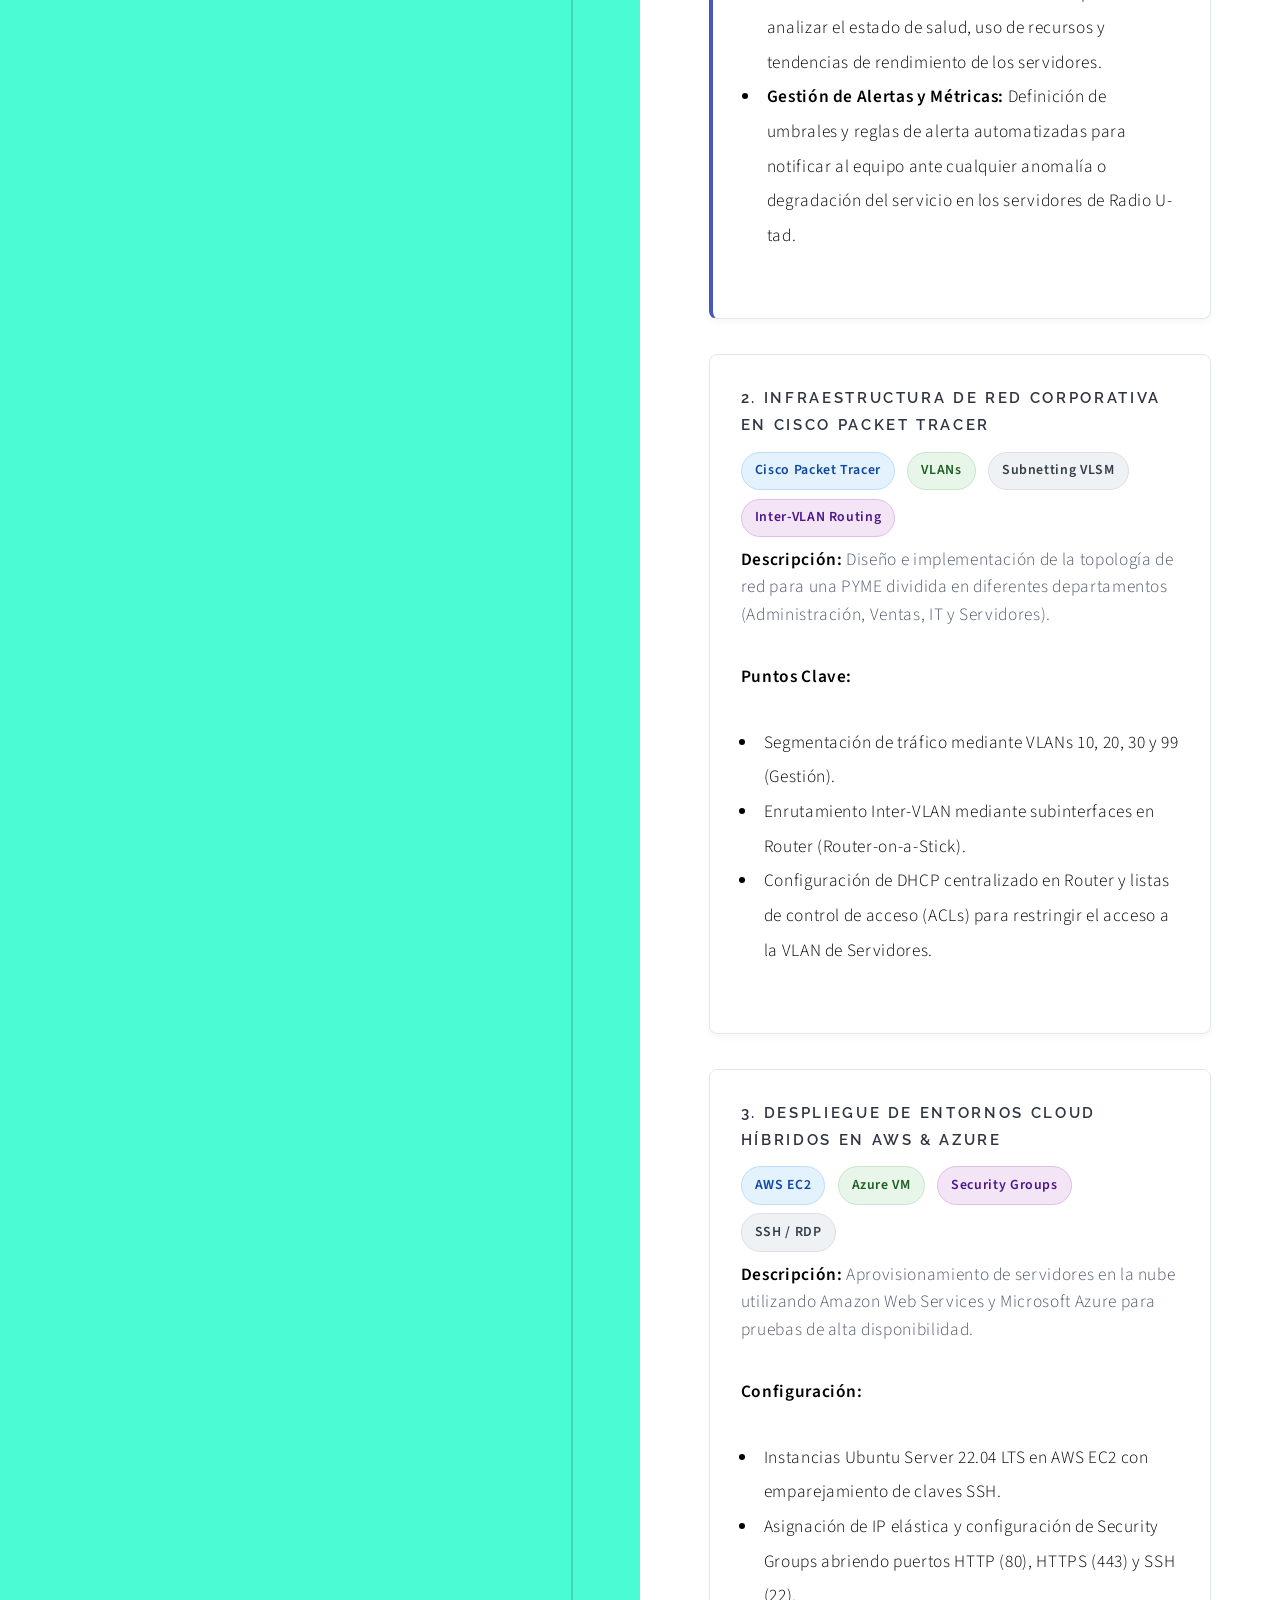
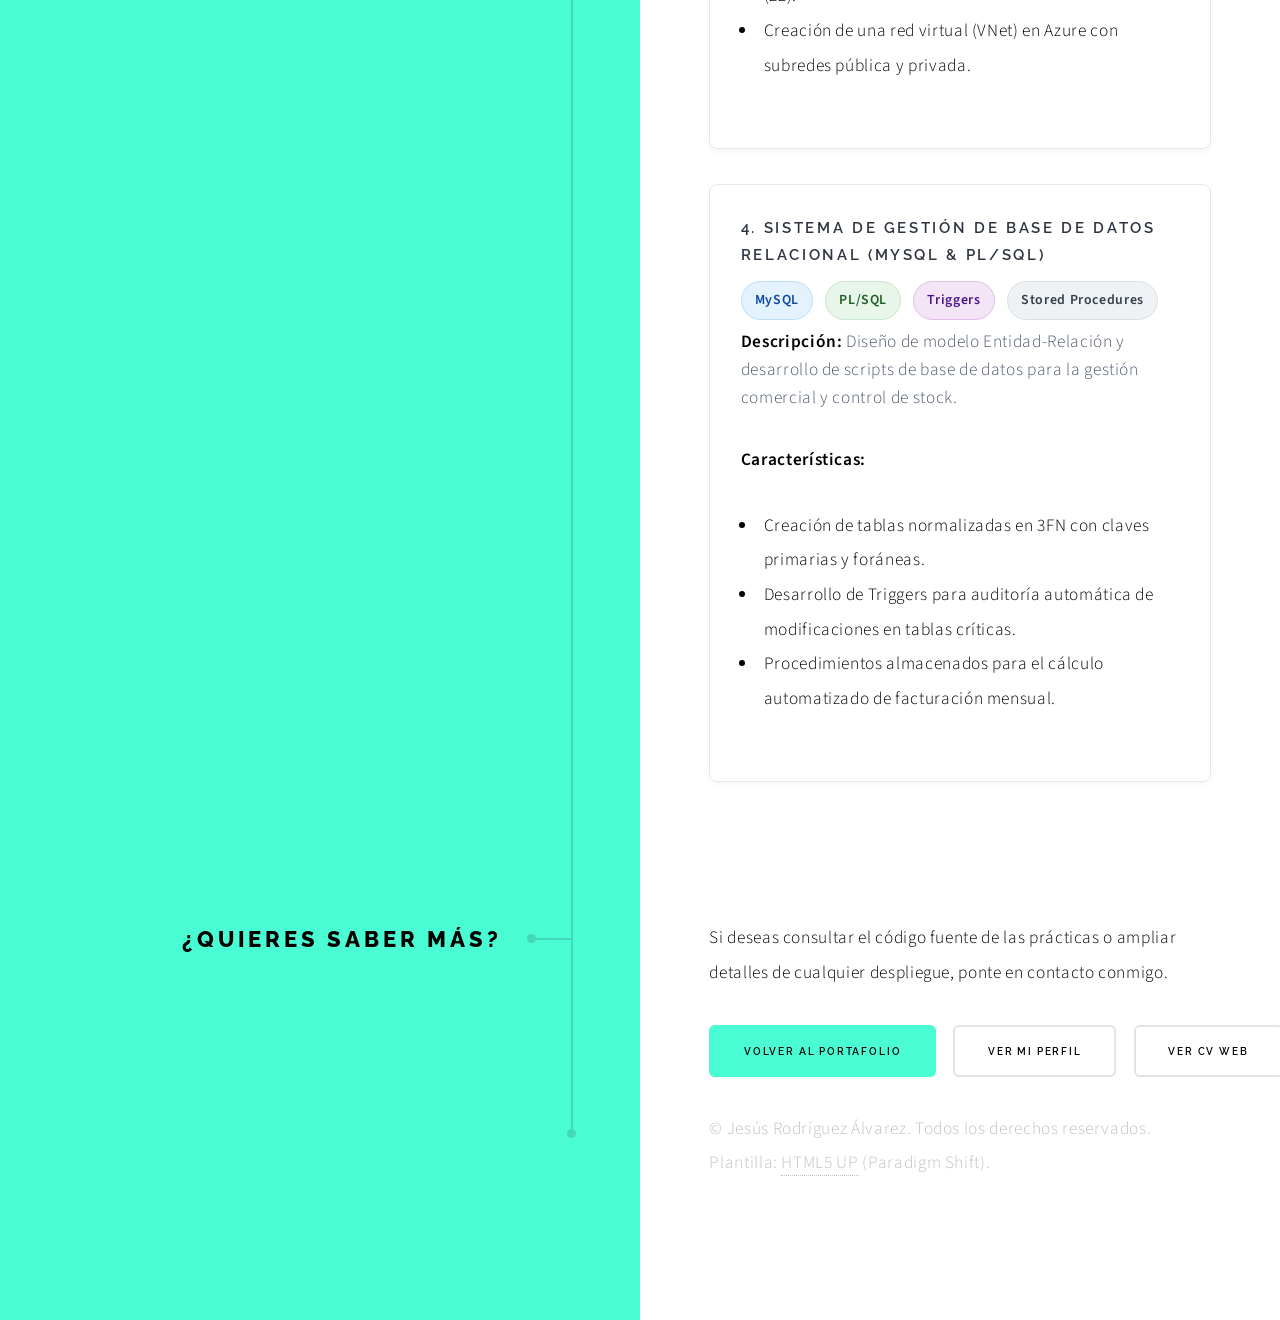
<file: Documents/UD2_Act/PORTFOLIO WEB/proyectos.html>
<!DOCTYPE HTML>
<!--
	Paradigm Shift by HTML5 UP - Adaptado para Jesús Rodríguez Álvarez
	Página de Proyectos Detallados
-->
<html lang="es">
	<head>
		<title>Proyectos &amp; Despliegues | Jesús Rodríguez Álvarez</title>
		<meta charset="utf-8" />
		<meta name="viewport" content="width=device-width, initial-scale=1, user-scalable=no" />
		<meta name="description" content="Catálogo detallado de proyectos de administración de sistemas, entornos LAMP, redes Cisco, infraestructura Cloud y automatización." />
		<link rel="stylesheet" href="assets/css/main.css" />
		<link rel="stylesheet" href="assets/css/custom.css" />
	</head>
	<body class="is-preload">

		<!-- Wrapper -->
			<div id="wrapper">

				<!-- Intro -->
					<section class="intro">
						<header>
							<h1>Proyectos Técnicos</h1>
							<p>Catálogo de prácticas y arquitecturas desplegadas por Jesús Rodríguez Álvarez</p>
							
							<div class="nav-portfolio">
								<a href="index.html">Inicio</a>
								<a href="proyectos.html" class="active">Proyectos</a>
								<a href="sobre-mi.html">Sobre Mí</a>
								<a href="../CV WEB/index.html" target="_blank">CV Web</a>
							</div>

							<ul class="actions">
								<li><a href="#proyectos-list" class="arrow scrolly"><span class="label">Ver Proyectos</span></a></li>
							</ul>
						</header>
						<div class="content">
							<span class="image fill" data-position="center"><img src="images/pic02.jpg" alt="Proyectos Informáticos" /></span>
						</div>
					</section>

				<!-- Main Projects Section -->
					<section id="proyectos-list">
						<header>
							<h2>Catálogo Completo de Proyectos</h2>
						</header>
						<div class="content">
							<p>A continuación se detallan los aspectos técnicos, configuraciones y aprendizajes de las principales prácticas realizadas en el ámbito de Administración de Sistemas Informáticos en Red (ASIR):</p>

							<!-- Proyecto 1: Radio U-tad -->
							<article class="project-card" style="border-left: 4px solid #4757bf;">
								<h3>1. Prácticas en U-tad: Proyecto "Radio U-tad" (Departamento de Métricas)</h3>
								<div>
									<span class="tech-badge blue">Grafana</span>
									<span class="tech-badge green">Prometheus</span>
									<span class="tech-badge purple">Radio U-tad</span>
									<span class="tech-badge">Monitorización de Servidores</span>
									<span class="tech-badge blue">Prácticas U-tad</span>
								</div>
								<p><strong>Descripción:</strong> Participación activa durante las prácticas en U-tad integrándome en el departamento de métricas del proyecto interdisciplinar <strong>"Radio U-tad"</strong>. El objetivo principal fue desplegar y administrar la infraestructura de monitorización de rendimiento de los diferentes servidores encargados de la emisión, procesamiento y almacenamiento del proyecto.</p>
								<p><strong>Responsabilidades y Logros Clave:</strong>
								<ul>
									<li><strong>Despliegue de Prometheus:</strong> Configuración de recolectores de métricas (<code>node_exporter</code> y exporters de servicios) en los distintos servidores de la infraestructura para capturar datos de CPU, memoria RAM, E/S de disco y tráfico de red en tiempo real.</li>
									<li><strong>Diseño de Dashboards en Grafana:</strong> Creación de cuadros de mando visuales e interactivos para analizar el estado de salud, uso de recursos y tendencias de rendimiento de los servidores.</li>
									<li><strong>Gestión de Alertas y Métricas:</strong> Definición de umbrales y reglas de alerta automatizadas para notificar al equipo ante cualquier anomalía o degradación del servicio en los servidores de Radio U-tad.</li>
								</ul>
								</p>
							</article>

							<!-- Proyecto 2: Redes Cisco Packet Tracer -->
							<article class="project-card">
								<h3>2. Infraestructura de Red Corporativa en Cisco Packet Tracer</h3>
								<div>
									<span class="tech-badge blue">Cisco Packet Tracer</span>
									<span class="tech-badge green">VLANs</span>
									<span class="tech-badge">Subnetting VLSM</span>
									<span class="tech-badge purple">Inter-VLAN Routing</span>
								</div>
								<p><strong>Descripción:</strong> Diseño e implementación de la topología de red para una PYME dividida en diferentes departamentos (Administración, Ventas, IT y Servidores).</p>
								<p><strong>Puntos Clave:</strong>
								<ul>
									<li>Segmentación de tráfico mediante VLANs 10, 20, 30 y 99 (Gestión).</li>
									<li>Enrutamiento Inter-VLAN mediante subinterfaces en Router (Router-on-a-Stick).</li>
									<li>Configuración de DHCP centralizado en Router y listas de control de acceso (ACLs) para restringir el acceso a la VLAN de Servidores.</li>
								</ul>
								</p>
							</article>

							<!-- Proyecto 3: Cloud AWS & Azure -->
							<article class="project-card">
								<h3>3. Despliegue de Entornos Cloud Híbridos en AWS &amp; Azure</h3>
								<div>
									<span class="tech-badge blue">AWS EC2</span>
									<span class="tech-badge green">Azure VM</span>
									<span class="tech-badge purple">Security Groups</span>
									<span class="tech-badge">SSH / RDP</span>
								</div>
								<p><strong>Descripción:</strong> Aprovisionamiento de servidores en la nube utilizando Amazon Web Services y Microsoft Azure para pruebas de alta disponibilidad.</p>
								<p><strong>Configuración:</strong>
								<ul>
									<li>Instancias Ubuntu Server 22.04 LTS en AWS EC2 con emparejamiento de claves SSH.</li>
									<li>Asignación de IP elástica y configuración de Security Groups abriendo puertos HTTP (80), HTTPS (443) y SSH (22).</li>
									<li>Creación de una red virtual (VNet) en Azure con subredes pública y privada.</li>
								</ul>
								</p>
							</article>

							<!-- Proyecto 4: MySQL & PL/SQL -->
							<article class="project-card">
								<h3>4. Sistema de Gestión de Base de Datos Relacional (MySQL &amp; PL/SQL)</h3>
								<div>
									<span class="tech-badge blue">MySQL</span>
									<span class="tech-badge green">PL/SQL</span>
									<span class="tech-badge purple">Triggers</span>
									<span class="tech-badge">Stored Procedures</span>
								</div>
								<p><strong>Descripción:</strong> Diseño de modelo Entidad-Relación y desarrollo de scripts de base de datos para la gestión comercial y control de stock.</p>
								<p><strong>Características:</strong>
								<ul>
									<li>Creación de tablas normalizadas en 3FN con claves primarias y foráneas.</li>
									<li>Desarrollo de Triggers para auditoría automática de modificaciones en tablas críticas.</li>
									<li>Procedimientos almacenados para el cálculo automatizado de facturación mensual.</li>
								</ul>
								</p>
							</article>

						</div>
					</section>

				<!-- Contact Footer -->
					<section>
						<header>
							<h2>¿Quieres saber más?</h2>
						</header>
						<div class="content">
							<p>Si deseas consultar el código fuente de las prácticas o ampliar detalles de cualquier despliegue, ponte en contacto conmigo.</p>
							<ul class="actions">
								<li><a href="index.html" class="button primary">Volver al Portafolio</a></li>
								<li><a href="sobre-mi.html" class="button">Ver Mi Perfil</a></li>
								<li><a href="../CV WEB/index.html" target="_blank" class="button">Ver CV Web</a></li>
							</ul>
						</div>
					</section>

				<!-- Copyright -->
					<div class="copyright">&copy; Jesús Rodríguez Álvarez. Todos los derechos reservados. Plantilla: <a href="https://html5up.net">HTML5 UP</a> (Paradigm Shift).</div>

			</div>

		<!-- Scripts -->
			<script src="assets/js/jquery.min.js"></script>
			<script src="assets/js/jquery.scrolly.min.js"></script>
			<script src="assets/js/browser.min.js"></script>
			<script src="assets/js/breakpoints.min.js"></script>
			<script src="assets/js/util.js"></script>
			<script src="assets/js/main.js"></script>

	</body>
</html>
</file>
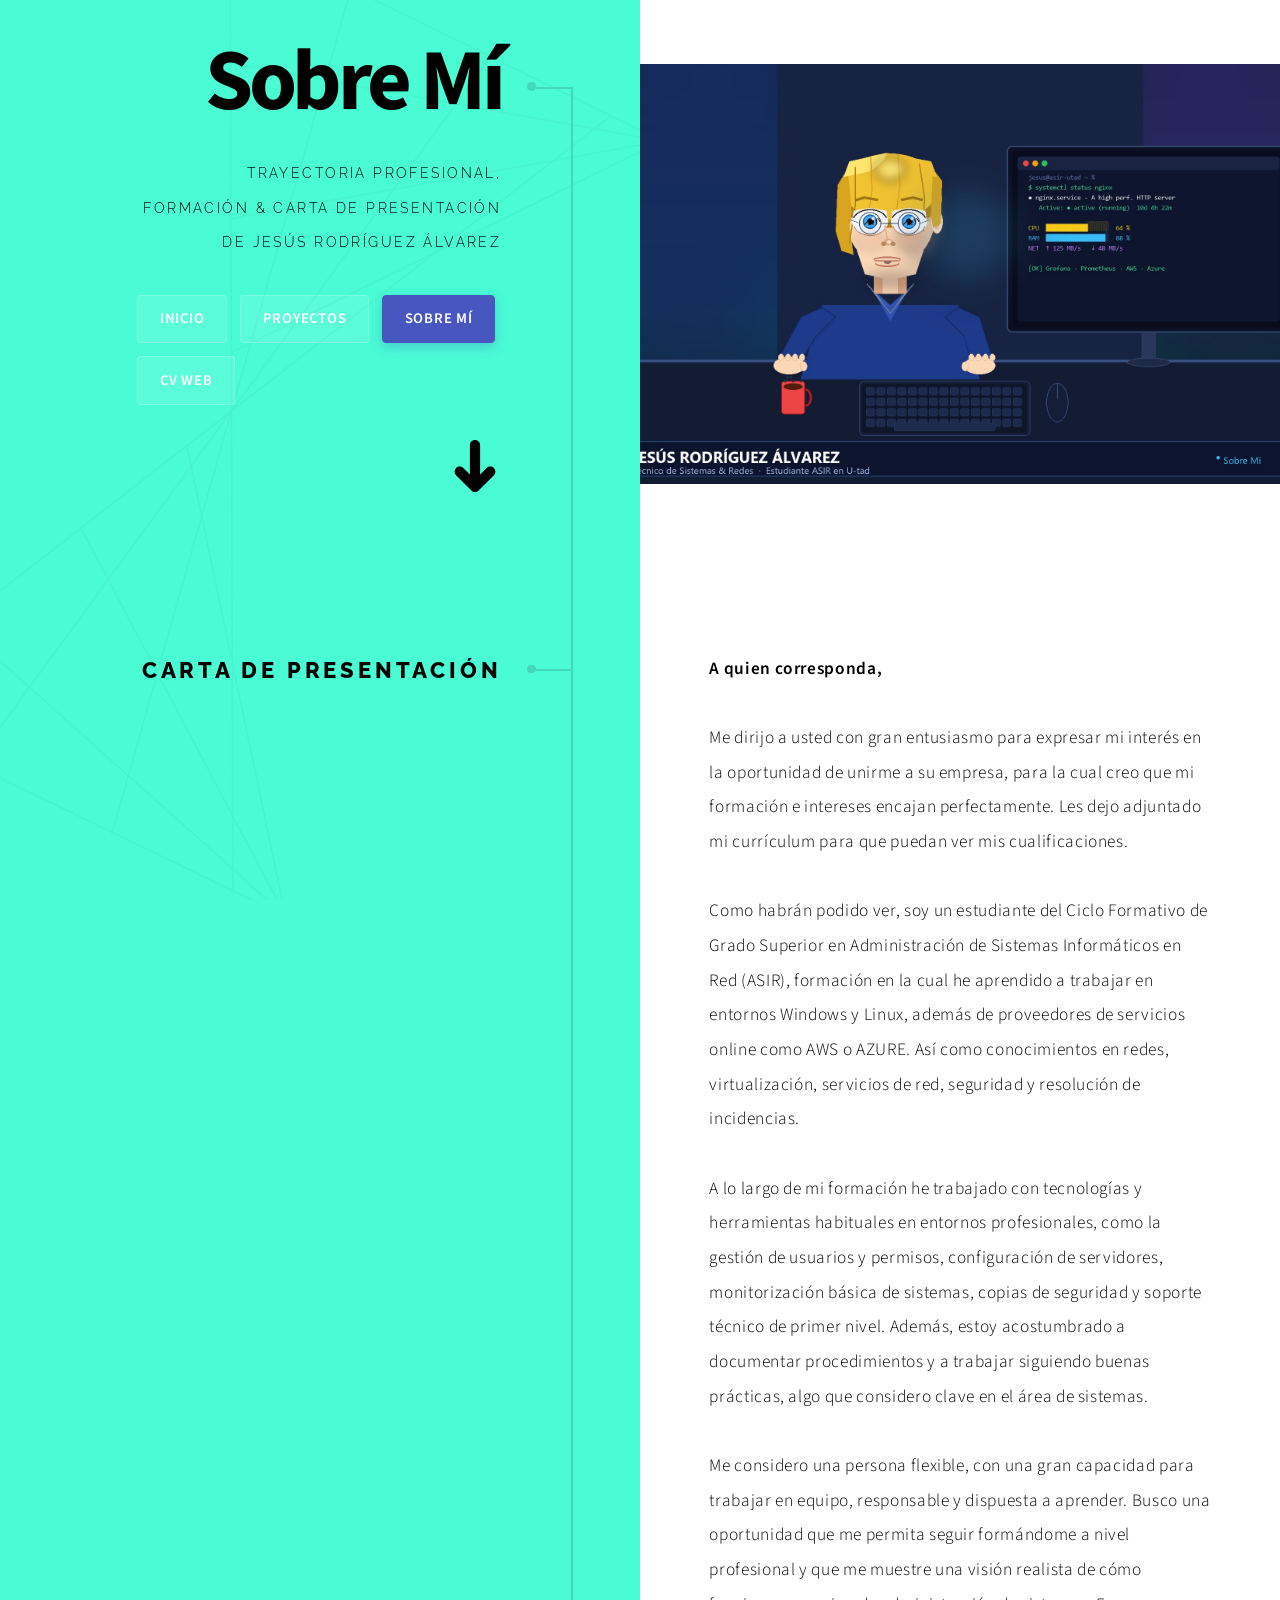
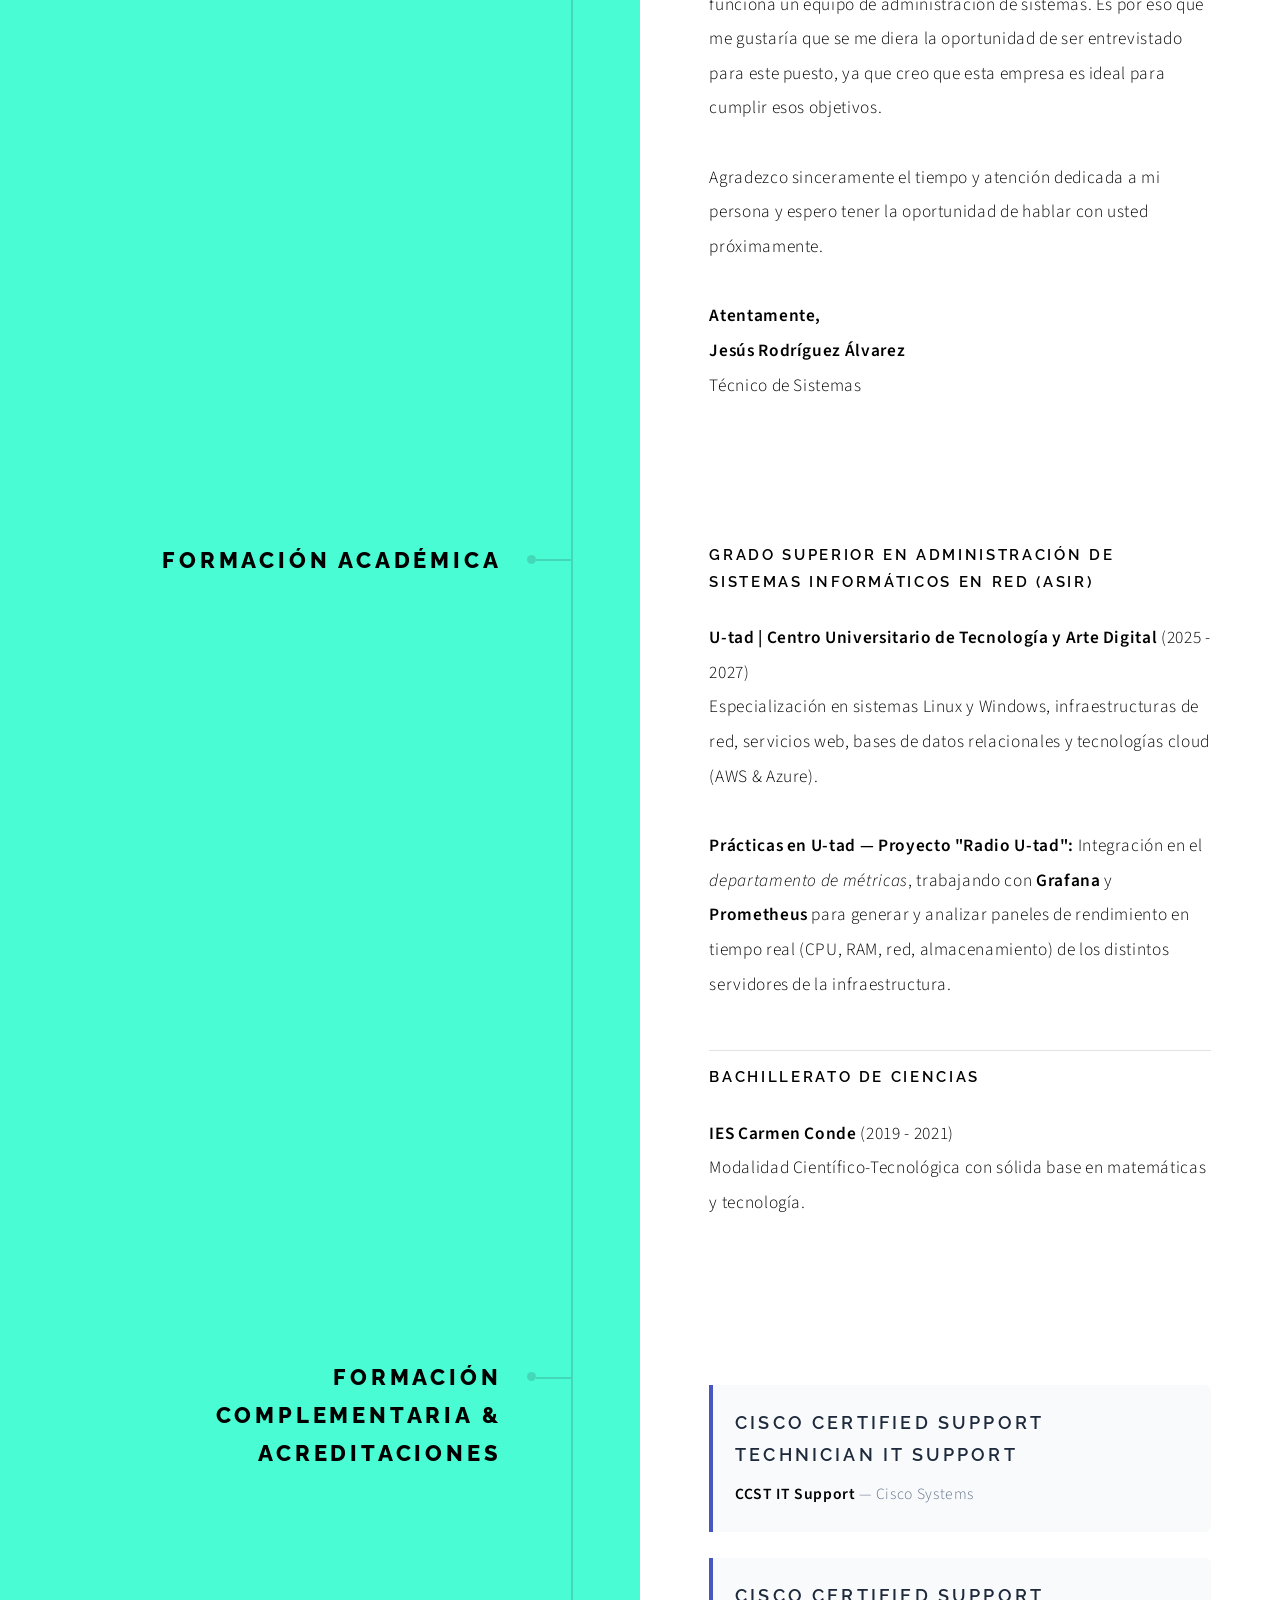
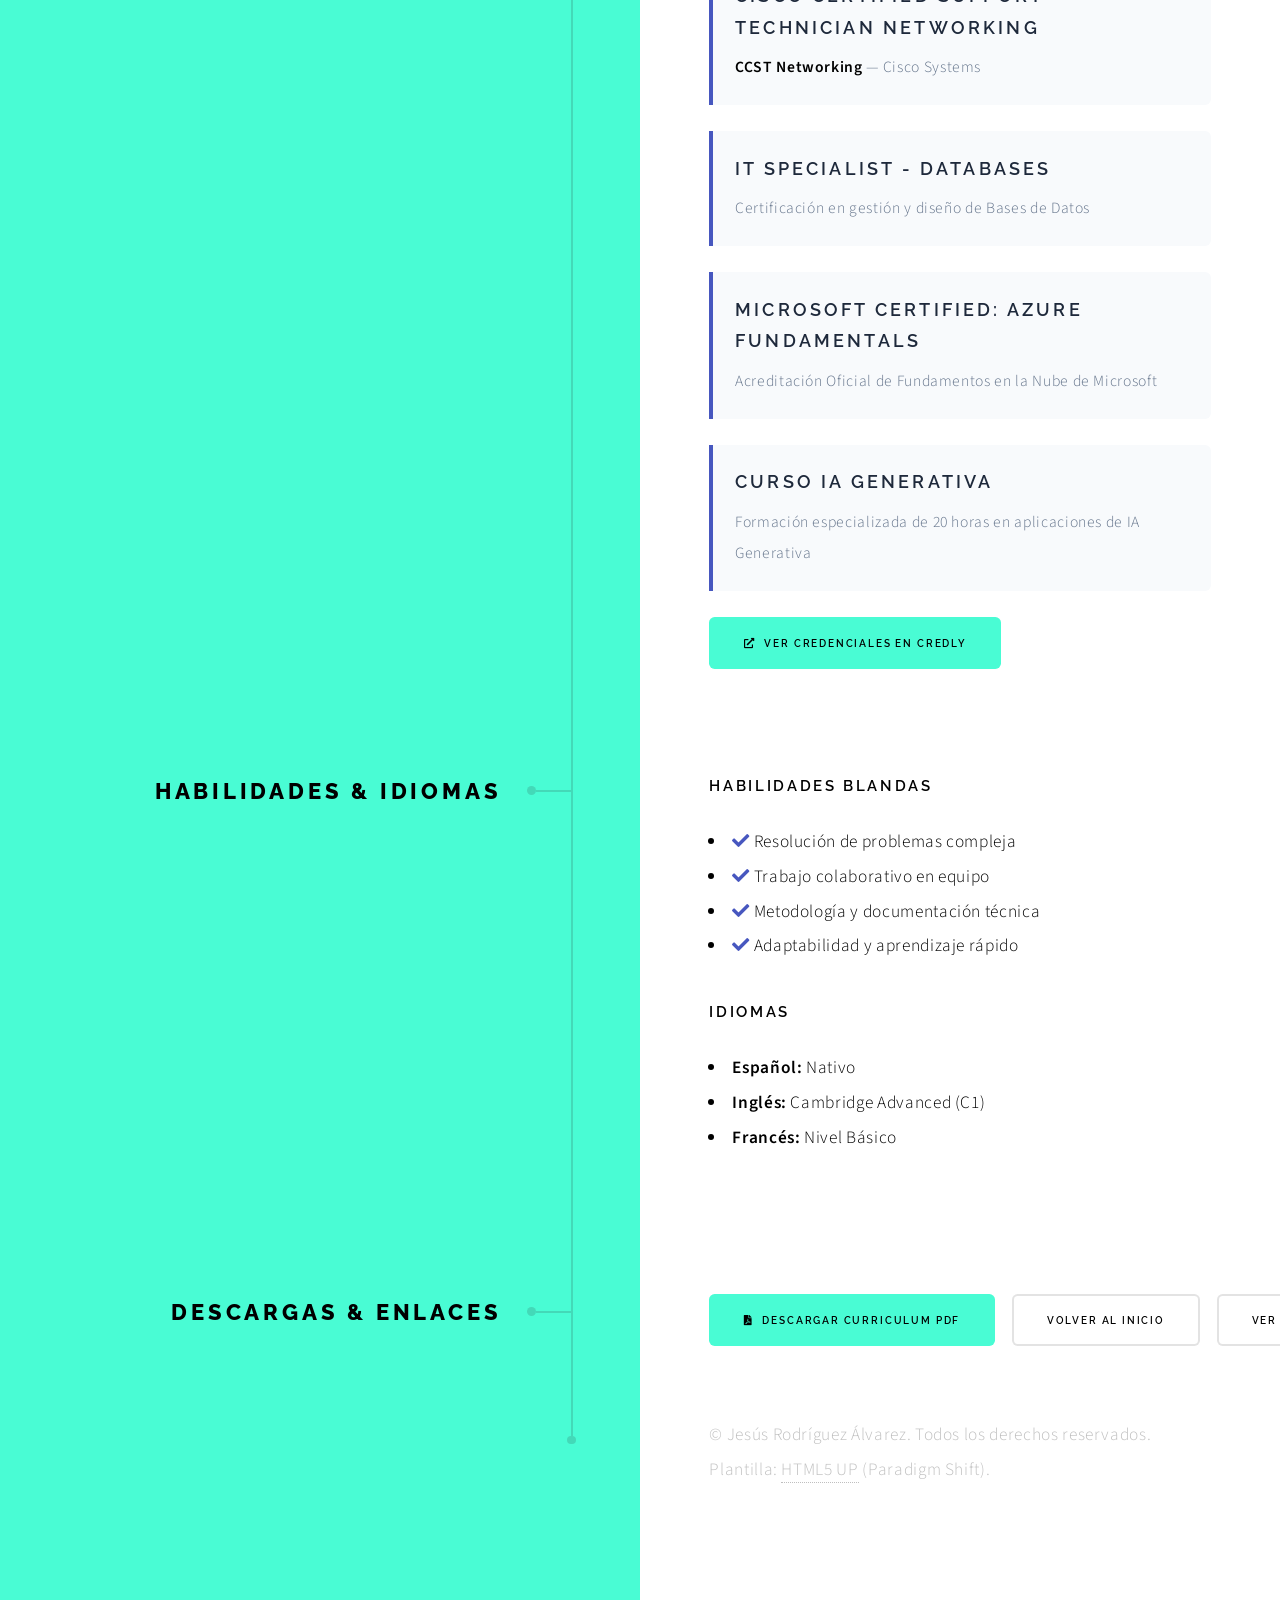
<file: Documents/UD2_Act/PORTFOLIO WEB/sobre-mi.html>
<!DOCTYPE HTML>
<!--
	Paradigm Shift by HTML5 UP - Adaptado para Jesús Rodríguez Álvarez
	Página Sobre Mí & Carta de Presentación
-->
<html lang="es">
	<head>
		<title>Sobre Mí | Jesús Rodríguez Álvarez - Técnico de Sistemas</title>
		<meta charset="utf-8" />
		<meta name="viewport" content="width=device-width, initial-scale=1, user-scalable=no" />
		<meta name="description" content="Perfil profesional, formación académica en U-tad, carta de presentación y certificaciones de Jesús Rodríguez Álvarez." />
		<link rel="stylesheet" href="assets/css/main.css" />
		<link rel="stylesheet" href="assets/css/custom.css" />
	</head>
	<body class="is-preload">

		<!-- Wrapper -->
			<div id="wrapper">

				<!-- Intro -->
					<section class="intro">
						<header>
							<h1>Sobre Mí</h1>
							<p>Trayectoria Profesional, Formación &amp; Carta de Presentación de Jesús Rodríguez Álvarez</p>
							
							<div class="nav-portfolio">
								<a href="index.html">Inicio</a>
								<a href="proyectos.html">Proyectos</a>
								<a href="sobre-mi.html" class="active">Sobre Mí</a>
								<a href="../CV WEB/index.html" target="_blank">CV Web</a>
							</div>

							<ul class="actions">
								<li><a href="#perfil" class="arrow scrolly"><span class="label">Ver Perfil</span></a></li>
							</ul>
						</header>
						<div class="content">
							<span class="image fill" data-position="center"><img src="images/banner_sobre_mi.jpg" alt="Perfil Profesional &amp; Entorno de Trabajo" /></span>
						</div>
					</section>

				<!-- Section: Carta de Presentación -->
					<section id="perfil">
						<header>
							<h2>Carta de Presentación</h2>
						</header>
						<div class="content">
							<p><strong>A quien corresponda,</strong></p>
							<p>Me dirijo a usted con gran entusiasmo para expresar mi interés en la oportunidad de unirme a su empresa, para la cual creo que mi formación e intereses encajan perfectamente. Les dejo adjuntado mi currículum para que puedan ver mis cualificaciones.</p>
							<p>Como habrán podido ver, soy un estudiante del Ciclo Formativo de Grado Superior en Administración de Sistemas Informáticos en Red (ASIR), formación en la cual he aprendido a trabajar en entornos Windows y Linux, además de proveedores de servicios online como AWS o AZURE. Así como conocimientos en redes, virtualización, servicios de red, seguridad y resolución de incidencias.</p>
							<p>A lo largo de mi formación he trabajado con tecnologías y herramientas habituales en entornos profesionales, como la gestión de usuarios y permisos, configuración de servidores, monitorización básica de sistemas, copias de seguridad y soporte técnico de primer nivel. Además, estoy acostumbrado a documentar procedimientos y a trabajar siguiendo buenas prácticas, algo que considero clave en el área de sistemas.</p>
							<p>Me considero una persona flexible, con una gran capacidad para trabajar en equipo, responsable y dispuesta a aprender. Busco una oportunidad que me permita seguir formándome a nivel profesional y que me muestre una visión realista de cómo funciona un equipo de administración de sistemas. Es por eso que me gustaría que se me diera la oportunidad de ser entrevistado para este puesto, ya que creo que esta empresa es ideal para cumplir esos objetivos.</p>
							<p>Agradezco sinceramente el tiempo y atención dedicada a mi persona y espero tener la oportunidad de hablar con usted próximamente.</p>
							<p><strong>Atentamente,<br />Jesús Rodríguez Álvarez</strong><br />Técnico de Sistemas</p>
						</div>
					</section>

				<!-- Section: Formación Académica -->
					<section>
						<header>
							<h2>Formación Académica</h2>
						</header>
						<div class="content">
							<ul class="alt">
								<li>
									<h3>Grado Superior en Administración de Sistemas Informáticos en Red (ASIR)</h3>
									<p><strong>U-tad | Centro Universitario de Tecnología y Arte Digital</strong> (2025 - 2027)<br />
									Especialización en sistemas Linux y Windows, infraestructuras de red, servicios web, bases de datos relacionales y tecnologías cloud (AWS &amp; Azure).</p>
									<p><strong>Prácticas en U-tad — Proyecto "Radio U-tad":</strong> Integración en el <em>departamento de métricas</em>, trabajando con <strong>Grafana</strong> y <strong>Prometheus</strong> para generar y analizar paneles de rendimiento en tiempo real (CPU, RAM, red, almacenamiento) de los distintos servidores de la infraestructura.</p>
								</li>
								<li>
									<h3>Bachillerato de Ciencias</h3>
									<p><strong>IES Carmen Conde</strong> (2019 - 2021)<br />
									Modalidad Científico-Tecnológica con sólida base en matemáticas y tecnología.</p>
								</li>
							</ul>
						</div>
					</section>

				<!-- Section: Formación Complementaria & Certificados -->
					<section>
						<header>
							<h2>Formación Complementaria &amp; Acreditaciones</h2>
						</header>
						<div class="content">
							<div class="cert-grid">
								<div class="cert-box">
									<h4>Cisco Certified Support Technician IT Support</h4>
									<p><strong>CCST IT Support</strong> — Cisco Systems</p>
								</div>
								<div class="cert-box">
									<h4>Cisco Certified Support Technician Networking</h4>
									<p><strong>CCST Networking</strong> — Cisco Systems</p>
								</div>
								<div class="cert-box">
									<h4>IT Specialist - Databases</h4>
									<p>Certificación en gestión y diseño de Bases de Datos</p>
								</div>
								<div class="cert-box">
									<h4>Microsoft Certified: Azure Fundamentals</h4>
									<p>Acreditación Oficial de Fundamentos en la Nube de Microsoft</p>
								</div>
								<div class="cert-box">
									<h4>Curso IA Generativa</h4>
									<p>Formación especializada de 20 horas en aplicaciones de IA Generativa</p>
								</div>
							</div>
							<div style="margin-top: 1.5rem;">
								<a href="https://www.credly.com/users/jesus-rodriguez-alvarez" target="_blank" rel="noopener" class="button primary icon solid fa-external-link-alt">Ver credenciales en Credly</a>
							</div>
						</div>
					</section>

				<!-- Section: Habilidades Blandas e Idiomas -->
					<section>
						<header>
							<h2>Habilidades &amp; Idiomas</h2>
						</header>
						<div class="content">
							<div class="fields">
								<div class="field half">
									<h3>Habilidades Blandas</h3>
									<ul>
										<li><span class="icon solid fa-check" style="color: #4757bf;"></span> Resolución de problemas compleja</li>
										<li><span class="icon solid fa-check" style="color: #4757bf;"></span> Trabajo colaborativo en equipo</li>
										<li><span class="icon solid fa-check" style="color: #4757bf;"></span> Metodología y documentación técnica</li>
										<li><span class="icon solid fa-check" style="color: #4757bf;"></span> Adaptabilidad y aprendizaje rápido</li>
									</ul>
								</div>
								<div class="field half">
									<h3>Idiomas</h3>
									<ul>
										<li><strong>Español:</strong> Nativo</li>
										<li><strong>Inglés:</strong> Cambridge Advanced (C1)</li>
										<li><strong>Francés:</strong> Nivel Básico</li>
									</ul>
								</div>
							</div>
						</div>
					</section>

				<!-- Actions -->
					<section>
						<header>
							<h2>Descargas &amp; Enlaces</h2>
						</header>
						<div class="content">
							<ul class="actions">
								<li><a href="downloads/CV-Jesus-Rodriguez-Alvarez.pdf" download class="button primary icon solid fa-file-pdf">Descargar Curriculum PDF</a></li>
								<li><a href="index.html" class="button">Volver al Inicio</a></li>
								<li><a href="../CV WEB/index.html" target="_blank" class="button">Ver CV Web</a></li>
							</ul>
						</div>
					</section>

				<!-- Copyright -->
					<div class="copyright">&copy; Jesús Rodríguez Álvarez. Todos los derechos reservados. Plantilla: <a href="https://html5up.net">HTML5 UP</a> (Paradigm Shift).</div>

			</div>

		<!-- Scripts -->
			<script src="assets/js/jquery.min.js"></script>
			<script src="assets/js/jquery.scrolly.min.js"></script>
			<script src="assets/js/browser.min.js"></script>
			<script src="assets/js/breakpoints.min.js"></script>
			<script src="assets/js/util.js"></script>
			<script src="assets/js/main.js"></script>

	</body>
</html>
</file>
<file: Documents/UD2_Act/CV WEB/assets/css/custom.css>
/* Custom CSS for Jesús Rodríguez Álvarez - CV Web */

/* Profile photo in banner */
.profile-photo {
	width: 180px;
	height: 180px;
	border-radius: 50%;
	object-fit: cover;
	border: 5px solid rgba(255, 255, 255, 0.25);
	margin: 0 auto 1.5em auto;
	display: block;
	box-shadow: 0 0 40px rgba(0, 0, 0, 0.5);
}

/* LinkedIn branded button */
.linkedin-btn {
	background: #0A66C2 !important;
	border-color: #0A66C2 !important;
	color: #fff !important;
}

.linkedin-btn:hover {
	background: #004182 !important;
	border-color: #004182 !important;
	color: #fff !important;
}

.linkedin-btn .icon {
	margin-right: 0.5em;
}

/* Certification cards */
.cert-grid {
	display: grid;
	grid-template-columns: repeat(auto-fit, minmax(260px, 1fr));
	gap: 1.5em;
	margin-top: 2em;
	list-style: none;
	padding: 0;
}

.cert-card {
	background: rgba(255, 255, 255, 0.04);
	border: 1px solid rgba(255, 255, 255, 0.1);
	border-radius: 8px;
	padding: 1.8em 1.5em;
	text-align: center;
	transition: transform 0.3s ease, box-shadow 0.3s ease, border-color 0.3s ease;
}

.cert-card:hover {
	transform: translateY(-5px);
	box-shadow: 0 10px 30px rgba(0, 0, 0, 0.3);
	border-color: rgba(91, 155, 181, 0.5);
}

.cert-card .cert-icon {
	font-size: 2.2em;
	color: #5b9bb5;
	margin-bottom: 0.6em;
	display: block;
}

.cert-card h3 {
	font-size: 0.85em;
	margin-bottom: 0.5em;
	line-height: 1.4em;
}

.cert-card p {
	font-size: 0.75em;
	color: rgba(255, 255, 255, 0.55);
	margin: 0;
	line-height: 1.5em;
	text-transform: none;
	letter-spacing: 0.05em;
}

/* Skill tags */
.skill-tags {
	display: flex;
	flex-wrap: wrap;
	justify-content: center;
	gap: 0.6em;
	margin-top: 2em;
	list-style: none;
	padding: 0;
}

.skill-tag {
	background: rgba(91, 155, 181, 0.15);
	border: 1px solid rgba(91, 155, 181, 0.3);
	border-radius: 25px;
	padding: 0.5em 1.3em;
	font-size: 0.85em;
	color: rgba(255, 255, 255, 0.9);
	letter-spacing: 0.05em;
	transition: background 0.2s ease, border-color 0.2s ease;
}

.skill-tag:hover {
	background: rgba(91, 155, 181, 0.3);
	border-color: rgba(91, 155, 181, 0.6);
}

/* Cover letter section */
.cover-letter {
	max-width: 720px;
	margin: 0 auto;
	text-align: left;
	line-height: 1.8;
}

.cover-letter p {
	margin-bottom: 1.2em;
	font-size: 0.9em;
	line-height: 1.8em;
	letter-spacing: 0.03em;
}

.cover-letter .signature {
	text-align: right;
	margin-top: 2em;
	font-weight: 600;
}

.cover-letter .signature span {
	display: block;
	font-size: 0.75em;
	font-weight: 400;
	color: rgba(255, 255, 255, 0.6);
	letter-spacing: 0.1em;
	text-transform: uppercase;
}

/* Contact info */
.contact-info {
	display: flex;
	flex-wrap: wrap;
	justify-content: center;
	gap: 1.5em 3em;
	margin: 2.5em 0;
	list-style: none;
	padding: 0;
}

/* Fix spacing for CTA section actions */
#cta .actions {
	margin-top: 2em;
}
#cta .contact-info {
	margin: 2em 0 1em 0;
}
#cta header {
	margin-bottom: 1em;
}

/* Center last cert card if alone in row */
.cert-grid {
	justify-items: center;
}

.contact-item {
	display: flex;
	align-items: center;
	gap: 0.7em;
	font-size: 0.9em;
}

.contact-item .icon {
	color: #5b9bb5;
	font-size: 1.2em;
}

.contact-item a {
	border-bottom: none;
}

/* Soft skills and languages side-by-side */
.soft-langs {
	display: flex;
	justify-content: center;
	gap: 3em;
	margin-top: 2em;
	flex-wrap: wrap;
}

.soft-langs h3 {
	font-size: 0.9em;
	margin-bottom: 1em;
	color: #5b9bb5;
}

.soft-langs ul {
	list-style: none;
	padding: 0;
}

.soft-langs li {
	font-size: 0.85em;
	margin-bottom: 0.6em;
	color: rgba(255, 255, 255, 0.75);
	letter-spacing: 0.03em;
}

.soft-langs li .icon {
	color: #5b9bb5;
	margin-right: 0.5em;
}

/* Responsive */
@media screen and (max-width: 736px) {
	.profile-photo {
		width: 130px;
		height: 130px;
		border-width: 4px;
	}

	.cert-grid {
		grid-template-columns: 1fr;
	}

	.contact-info {
		flex-direction: column;
		gap: 1em;
	}

	.soft-langs {
		flex-direction: column;
		gap: 2em;
	}
}

/* Language Switcher */
.lang-switch {
	display: inline-flex;
	align-items: center;
	gap: 0.3em;
	margin-right: 1.2em;
	vertical-align: middle;
}

.lang-btn {
	color: rgba(255, 255, 255, 0.7) !important;
	font-size: 0.8em !important;
	font-weight: 700 !important;
	letter-spacing: 0.08em;
	border-bottom: none !important;
	padding: 0.25em 0.6em;
	border-radius: 4px;
	transition: all 0.2s ease;
	text-decoration: none !important;
}

.lang-btn:hover {
	color: #ffffff !important;
	background: rgba(255, 255, 255, 0.15);
}

.lang-btn.active {
	color: #ffffff !important;
	background: #5b9bb5;
	box-shadow: 0 2px 8px rgba(91, 155, 181, 0.4);
}

.lang-sep {
	color: rgba(255, 255, 255, 0.3);
	font-size: 0.8em;
}

.menu-lang-divider {
	border-top: 1px solid rgba(255, 255, 255, 0.15);
	margin-top: 1em !important;
	padding-top: 1em !important;
}

/* Banner Language Selector */
.lang-picker-banner {
	display: inline-flex;
	align-items: center;
	justify-content: center;
	gap: 0.5em;
	margin-bottom: 1.5em;
	background: rgba(0, 0, 0, 0.4);
	padding: 0.35em 0.7em;
	border-radius: 30px;
	border: 1px solid rgba(255, 255, 255, 0.2);
	backdrop-filter: blur(5px);
}

.lang-chip {
	color: rgba(255, 255, 255, 0.75) !important;
	font-size: 0.8em !important;
	font-weight: 600 !important;
	padding: 0.3em 0.85em;
	border-radius: 20px;
	border-bottom: none !important;
	text-decoration: none !important;
	transition: all 0.25s ease;
	display: inline-flex;
	align-items: center;
	gap: 0.4em;
}

.lang-chip:hover {
	color: #ffffff !important;
	background: rgba(255, 255, 255, 0.15);
}

.lang-chip.active {
	color: #ffffff !important;
	background: #5b9bb5;
	box-shadow: 0 2px 10px rgba(91, 155, 181, 0.5);
}
</file>
<file: Documents/UD2_Act/CV WEB/assets/css/noscript.css>
/*
	Spectral by HTML5 UP
	html5up.net | @ajlkn
	Free for personal and commercial use under the CCA 3.0 license (html5up.net/license)
*/

/* Banner */

	body.is-preload #banner h2 {
		-moz-transform: none;
		-webkit-transform: none;
		-ms-transform: none;
		transform: none;
		opacity: 1;
	}

		body.is-preload #banner h2:before, body.is-preload #banner h2:after {
			width: 100%;
		}

	body.is-preload #banner .more {
		-moz-transform: none;
		-webkit-transform: none;
		-ms-transform: none;
		transform: none;
		opacity: 1;
	}

	body.is-preload #banner:after {
		opacity: 0;
	}
</file>
<file: Documents/UD2_Act/PORTFOLIO WEB/assets/css/custom.css>
/* Custom styling for Jesús Rodríguez Álvarez Portfolio */

/* Navigation bar styling */
.nav-portfolio {
    display: flex;
    flex-wrap: wrap;
    gap: 0.75rem;
    margin-top: 1.5rem;
    margin-bottom: 1.5rem;
}

.nav-portfolio a {
    display: inline-block;
    padding: 0.5rem 1.25rem;
    border-radius: 4px;
    background: rgba(255, 255, 255, 0.1);
    color: #ffffff !important;
    text-decoration: none;
    font-weight: 600;
    font-size: 0.85rem;
    letter-spacing: 0.05em;
    text-transform: uppercase;
    transition: all 0.25s ease;
    border: 1px solid rgba(255, 255, 255, 0.2);
}

.nav-portfolio a:hover,
.nav-portfolio a.active {
    background: #4757bf;
    border-color: #4757bf;
    color: #ffffff !important;
    box-shadow: 0 4px 12px rgba(71, 87, 191, 0.3);
}

/* Profile Photo */
.profile-avatar {
    width: 130px;
    height: 130px;
    border-radius: 50%;
    object-fit: cover;
    border: 4px solid rgba(255, 255, 255, 0.3);
    box-shadow: 0 8px 20px rgba(0,0,0,0.25);
    margin-bottom: 1.25rem;
}

/* Badges & Tags */
.tech-badge {
    display: inline-block;
    background: #eef2f5;
    color: #333d48;
    padding: 0.25rem 0.75rem;
    border-radius: 20px;
    font-size: 0.8rem;
    font-weight: 600;
    margin-right: 0.5rem;
    margin-bottom: 0.5rem;
    border: 1px solid #dcdfe3;
}

.tech-badge.blue {
    background: #e3f2fd;
    color: #0d47a1;
    border-color: #bbdefb;
}

.tech-badge.green {
    background: #e8f5e9;
    color: #1b5e20;
    border-color: #c8e6c9;
}

.tech-badge.purple {
    background: #f3e5f5;
    color: #4a148c;
    border-color: #e1bee7;
}

/* Project Card Styling */
.project-card {
    background: #ffffff;
    border: 1px solid #e2e8f0;
    border-radius: 8px;
    padding: 1.75rem;
    margin-bottom: 2rem;
    box-shadow: 0 4px 6px rgba(0,0,0,0.03);
    transition: transform 0.2s ease, box-shadow 0.2s ease;
}

.project-card:hover {
    transform: translateY(-2px);
    box-shadow: 0 10px 20px rgba(0,0,0,0.08);
}

.project-card h3 {
    margin-bottom: 0.75rem;
    color: #2e3440;
}

.project-card p {
    color: #4c566a;
    line-height: 1.6;
}

/* Certification Grid */
.cert-grid {
    display: grid;
    grid-template-columns: repeat(auto-fit, minmax(280px, 1fr));
    gap: 1.5rem;
    margin-top: 1.5rem;
}

.cert-box {
    background: #f8fafc;
    border-left: 4px solid #4757bf;
    padding: 1.25rem;
    border-radius: 0 6px 6px 0;
}

.cert-box h4 {
    margin: 0 0 0.5rem 0;
    font-size: 1.05rem;
    color: #1e293b;
}

.cert-box p {
    margin: 0;
    font-size: 0.9rem;
    color: #64748b;
}

/* Code Snippet Box */
.code-box {
    background: #1e1e1e;
    color: #d4d4d4;
    padding: 1.25rem;
    border-radius: 6px;
    font-family: 'Consolas', 'Courier New', monospace;
    font-size: 0.88rem;
    overflow-x: auto;
    line-height: 1.5;
    margin: 1rem 0;
}

/* Contact Action Buttons */
.btn-contact {
    display: inline-flex;
    align-items: center;
    gap: 0.5rem;
}

/* Banner Styling for Sobre Mí */
#wrapper > section.intro > .content {
    background-color: #0f172a;
    position: relative;
    overflow: hidden;
    display: flex;
    align-items: center;
    justify-content: center;
}

#wrapper > section.intro > .content .image.fill img {
    object-fit: cover;
    object-position: center center;
    width: 100%;
    height: 100%;
    box-shadow: 0 10px 30px rgba(0,0,0,0.3);
}

@media screen and (max-width: 1280px) {
    #wrapper > section.intro > .content {
        min-height: 420px;
        height: auto;
    }
}
</file>
<file: Documents/UD2_Act/CV WEB/assets/css/main.css>
@import url(fontawesome-all.min.css);
@import url("https://fonts.googleapis.com/css?family=Open+Sans:400,400italic,600,600italic,800,800italic");

/*
	Spectral by HTML5 UP
	html5up.net | @ajlkn
	Free for personal and commercial use under the CCA 3.0 license (html5up.net/license)
*/

html, body, div, span, applet, object,
iframe, h1, h2, h3, h4, h5, h6, p, blockquote,
pre, a, abbr, acronym, address, big, cite,
code, del, dfn, em, img, ins, kbd, q, s, samp,
small, strike, strong, sub, sup, tt, var, b,
u, i, center, dl, dt, dd, ol, ul, li, fieldset,
form, label, legend, table, caption, tbody,
tfoot, thead, tr, th, td, article, aside,
canvas, details, embed, figure, figcaption,
footer, header, hgroup, menu, nav, output, ruby,
section, summary, time, mark, audio, video {
	margin: 0;
	padding: 0;
	border: 0;
	font-size: 100%;
	font: inherit;
	vertical-align: baseline;}

article, aside, details, figcaption, figure,
footer, header, hgroup, menu, nav, section {
	display: block;}

body {
	line-height: 1;
}

ol, ul {
	list-style: none;
}

blockquote, q {
	quotes: none;
}

	blockquote:before, blockquote:after, q:before, q:after {
		content: '';
		content: none;
	}

table {
	border-collapse: collapse;
	border-spacing: 0;
}

body {
	-webkit-text-size-adjust: none;
}

mark {
	background-color: transparent;
	color: inherit;
}

input::-moz-focus-inner {
	border: 0;
	padding: 0;
}

input, select, textarea {
	-moz-appearance: none;
	-webkit-appearance: none;
	-ms-appearance: none;
	appearance: none;
}

/* Basic */

	@-ms-viewport {
		width: device-width;
	}

	html {
		box-sizing: border-box;
	}

	*, *:before, *:after {
		box-sizing: inherit;
	}

	body {
		background: #2e3842;
	}

		body.is-preload *, body.is-preload *:before, body.is-preload *:after {
			-moz-animation: none !important;
			-webkit-animation: none !important;
			-ms-animation: none !important;
			animation: none !important;
			-moz-transition: none !important;
			-webkit-transition: none !important;
			-ms-transition: none !important;
			transition: none !important;
		}

	body, input, select, textarea {
		color: #fff;
		font-family: "Open Sans", Helvetica, sans-serif;
		font-size: 15pt;
		font-weight: 400;
		letter-spacing: 0.075em;
		line-height: 1.65em;
	}

		@media screen and (max-width: 1680px) {

			body, input, select, textarea {
				font-size: 13pt;
			}

		}

		@media screen and (max-width: 1280px) {

			body, input, select, textarea {
				font-size: 12pt;
			}

		}

		@media screen and (max-width: 736px) {

			body, input, select, textarea {
				font-size: 11pt;
				letter-spacing: 0.0375em;
			}

		}

	a {
		-moz-transition: color 0.2s ease, border-bottom-color 0.2s ease;
		-webkit-transition: color 0.2s ease, border-bottom-color 0.2s ease;
		-ms-transition: color 0.2s ease, border-bottom-color 0.2s ease;
		transition: color 0.2s ease, border-bottom-color 0.2s ease;
		border-bottom: dotted 1px;
		color: inherit;
		text-decoration: none;
	}

		a:hover {
			border-bottom-color: transparent;
		}

	strong, b {
		color: #fff;
		font-weight: 600;
	}

	em, i {
		font-style: italic;
	}

	p {
		margin: 0 0 2em 0;
	}

	h1, h2, h3, h4, h5, h6 {
		color: #fff;
		font-weight: 800;
		letter-spacing: 0.225em;
		line-height: 1em;
		margin: 0 0 1em 0;
		text-transform: uppercase;
	}

		h1 a, h2 a, h3 a, h4 a, h5 a, h6 a {
			color: inherit;
			text-decoration: none;
		}

	h2 {
		font-size: 1.35em;
		line-height: 1.75em;
	}

		@media screen and (max-width: 736px) {

			h2 {
				font-size: 1.1em;
				line-height: 1.65em;
			}

		}

	h3 {
		font-size: 1.15em;
		line-height: 1.75em;
	}

		@media screen and (max-width: 736px) {

			h3 {
				font-size: 1em;
				line-height: 1.65em;
			}

		}

	h4 {
		font-size: 1em;
		line-height: 1.5em;
	}

	h5 {
		font-size: 0.8em;
		line-height: 1.5em;
	}

	h6 {
		font-size: 0.7em;
		line-height: 1.5em;
	}

	sub {
		font-size: 0.8em;
		position: relative;
		top: 0.5em;
	}

	sup {
		font-size: 0.8em;
		position: relative;
		top: -0.5em;
	}

	hr {
		border: 0;
		border-bottom: solid 2px #fff;
		margin: 3em 0;
	}

		hr.major {
			margin: 4.5em 0;
		}

	blockquote {
		border-left: solid 4px #fff;
		font-style: italic;
		margin: 0 0 2em 0;
		padding: 0.5em 0 0.5em 2em;
	}

	code {
		background: rgba(144, 144, 144, 0.25);
		border-radius: 3px;
		font-family: "Courier New", monospace;
		font-size: 0.9em;
		letter-spacing: 0;
		margin: 0 0.25em;
		padding: 0.25em 0.65em;
	}

	pre {
		-webkit-overflow-scrolling: touch;
		font-family: "Courier New", monospace;
		font-size: 0.9em;
		margin: 0 0 2em 0;
	}

		pre code {
			display: block;
			line-height: 1.75em;
			padding: 1em 1.5em;
			overflow-x: auto;
		}

	.align-left {
		text-align: left;
	}

	.align-center {
		text-align: center;
	}

	.align-right {
		text-align: right;
	}

/* Row */

	.row {
		display: flex;
		flex-wrap: wrap;
		box-sizing: border-box;
		align-items: stretch;
	}

		.row > * {
			box-sizing: border-box;
		}

		.row.gtr-uniform > * > :last-child {
			margin-bottom: 0;
		}

		.row.aln-left {
			justify-content: flex-start;
		}

		.row.aln-center {
			justify-content: center;
		}

		.row.aln-right {
			justify-content: flex-end;
		}

		.row.aln-top {
			align-items: flex-start;
		}

		.row.aln-middle {
			align-items: center;
		}

		.row.aln-bottom {
			align-items: flex-end;
		}

		.row > .imp {
			order: -1;
		}

		.row > .col-1 {
			width: 8.33333%;
		}

		.row > .off-1 {
			margin-left: 8.33333%;
		}

		.row > .col-2 {
			width: 16.66667%;
		}

		.row > .off-2 {
			margin-left: 16.66667%;
		}

		.row > .col-3 {
			width: 25%;
		}

		.row > .off-3 {
			margin-left: 25%;
		}

		.row > .col-4 {
			width: 33.33333%;
		}

		.row > .off-4 {
			margin-left: 33.33333%;
		}

		.row > .col-5 {
			width: 41.66667%;
		}

		.row > .off-5 {
			margin-left: 41.66667%;
		}

		.row > .col-6 {
			width: 50%;
		}

		.row > .off-6 {
			margin-left: 50%;
		}

		.row > .col-7 {
			width: 58.33333%;
		}

		.row > .off-7 {
			margin-left: 58.33333%;
		}

		.row > .col-8 {
			width: 66.66667%;
		}

		.row > .off-8 {
			margin-left: 66.66667%;
		}

		.row > .col-9 {
			width: 75%;
		}

		.row > .off-9 {
			margin-left: 75%;
		}

		.row > .col-10 {
			width: 83.33333%;
		}

		.row > .off-10 {
			margin-left: 83.33333%;
		}

		.row > .col-11 {
			width: 91.66667%;
		}

		.row > .off-11 {
			margin-left: 91.66667%;
		}

		.row > .col-12 {
			width: 100%;
		}

		.row > .off-12 {
			margin-left: 100%;
		}

		.row.gtr-0 {
			margin-top: 0;
			margin-left: 0em;
		}

			.row.gtr-0 > * {
				padding: 0 0 0 0em;
			}

			.row.gtr-0.gtr-uniform {
				margin-top: 0em;
			}

				.row.gtr-0.gtr-uniform > * {
					padding-top: 0em;
				}

		.row.gtr-25 {
			margin-top: 0;
			margin-left: -0.375em;
		}

			.row.gtr-25 > * {
				padding: 0 0 0 0.375em;
			}

			.row.gtr-25.gtr-uniform {
				margin-top: -0.375em;
			}

				.row.gtr-25.gtr-uniform > * {
					padding-top: 0.375em;
				}

		.row.gtr-50 {
			margin-top: 0;
			margin-left: -0.75em;
		}

			.row.gtr-50 > * {
				padding: 0 0 0 0.75em;
			}

			.row.gtr-50.gtr-uniform {
				margin-top: -0.75em;
			}

				.row.gtr-50.gtr-uniform > * {
					padding-top: 0.75em;
				}

		.row {
			margin-top: 0;
			margin-left: -1.5em;
		}

			.row > * {
				padding: 0 0 0 1.5em;
			}

			.row.gtr-uniform {
				margin-top: -1.5em;
			}

				.row.gtr-uniform > * {
					padding-top: 1.5em;
				}

		.row.gtr-150 {
			margin-top: 0;
			margin-left: -2.25em;
		}

			.row.gtr-150 > * {
				padding: 0 0 0 2.25em;
			}

			.row.gtr-150.gtr-uniform {
				margin-top: -2.25em;
			}

				.row.gtr-150.gtr-uniform > * {
					padding-top: 2.25em;
				}

		.row.gtr-200 {
			margin-top: 0;
			margin-left: -3em;
		}

			.row.gtr-200 > * {
				padding: 0 0 0 3em;
			}

			.row.gtr-200.gtr-uniform {
				margin-top: -3em;
			}

				.row.gtr-200.gtr-uniform > * {
					padding-top: 3em;
				}

		@media screen and (max-width: 1680px) {

			.row {
				display: flex;
				flex-wrap: wrap;
				box-sizing: border-box;
				align-items: stretch;
			}

				.row > * {
					box-sizing: border-box;
				}

				.row.gtr-uniform > * > :last-child {
					margin-bottom: 0;
				}

				.row.aln-left {
					justify-content: flex-start;
				}

				.row.aln-center {
					justify-content: center;
				}

				.row.aln-right {
					justify-content: flex-end;
				}

				.row.aln-top {
					align-items: flex-start;
				}

				.row.aln-middle {
					align-items: center;
				}

				.row.aln-bottom {
					align-items: flex-end;
				}

				.row > .imp-xlarge {
					order: -1;
				}

				.row > .col-1-xlarge {
					width: 8.33333%;
				}

				.row > .off-1-xlarge {
					margin-left: 8.33333%;
				}

				.row > .col-2-xlarge {
					width: 16.66667%;
				}

				.row > .off-2-xlarge {
					margin-left: 16.66667%;
				}

				.row > .col-3-xlarge {
					width: 25%;
				}

				.row > .off-3-xlarge {
					margin-left: 25%;
				}

				.row > .col-4-xlarge {
					width: 33.33333%;
				}

				.row > .off-4-xlarge {
					margin-left: 33.33333%;
				}

				.row > .col-5-xlarge {
					width: 41.66667%;
				}

				.row > .off-5-xlarge {
					margin-left: 41.66667%;
				}

				.row > .col-6-xlarge {
					width: 50%;
				}

				.row > .off-6-xlarge {
					margin-left: 50%;
				}

				.row > .col-7-xlarge {
					width: 58.33333%;
				}

				.row > .off-7-xlarge {
					margin-left: 58.33333%;
				}

				.row > .col-8-xlarge {
					width: 66.66667%;
				}

				.row > .off-8-xlarge {
					margin-left: 66.66667%;
				}

				.row > .col-9-xlarge {
					width: 75%;
				}

				.row > .off-9-xlarge {
					margin-left: 75%;
				}

				.row > .col-10-xlarge {
					width: 83.33333%;
				}

				.row > .off-10-xlarge {
					margin-left: 83.33333%;
				}

				.row > .col-11-xlarge {
					width: 91.66667%;
				}

				.row > .off-11-xlarge {
					margin-left: 91.66667%;
				}

				.row > .col-12-xlarge {
					width: 100%;
				}

				.row > .off-12-xlarge {
					margin-left: 100%;
				}

				.row.gtr-0 {
					margin-top: 0;
					margin-left: 0em;
				}

					.row.gtr-0 > * {
						padding: 0 0 0 0em;
					}

					.row.gtr-0.gtr-uniform {
						margin-top: 0em;
					}

						.row.gtr-0.gtr-uniform > * {
							padding-top: 0em;
						}

				.row.gtr-25 {
					margin-top: 0;
					margin-left: -0.375em;
				}

					.row.gtr-25 > * {
						padding: 0 0 0 0.375em;
					}

					.row.gtr-25.gtr-uniform {
						margin-top: -0.375em;
					}

						.row.gtr-25.gtr-uniform > * {
							padding-top: 0.375em;
						}

				.row.gtr-50 {
					margin-top: 0;
					margin-left: -0.75em;
				}

					.row.gtr-50 > * {
						padding: 0 0 0 0.75em;
					}

					.row.gtr-50.gtr-uniform {
						margin-top: -0.75em;
					}

						.row.gtr-50.gtr-uniform > * {
							padding-top: 0.75em;
						}

				.row {
					margin-top: 0;
					margin-left: -1.5em;
				}

					.row > * {
						padding: 0 0 0 1.5em;
					}

					.row.gtr-uniform {
						margin-top: -1.5em;
					}

						.row.gtr-uniform > * {
							padding-top: 1.5em;
						}

				.row.gtr-150 {
					margin-top: 0;
					margin-left: -2.25em;
				}

					.row.gtr-150 > * {
						padding: 0 0 0 2.25em;
					}

					.row.gtr-150.gtr-uniform {
						margin-top: -2.25em;
					}

						.row.gtr-150.gtr-uniform > * {
							padding-top: 2.25em;
						}

				.row.gtr-200 {
					margin-top: 0;
					margin-left: -3em;
				}

					.row.gtr-200 > * {
						padding: 0 0 0 3em;
					}

					.row.gtr-200.gtr-uniform {
						margin-top: -3em;
					}

						.row.gtr-200.gtr-uniform > * {
							padding-top: 3em;
						}

		}

		@media screen and (max-width: 1280px) {

			.row {
				display: flex;
				flex-wrap: wrap;
				box-sizing: border-box;
				align-items: stretch;
			}

				.row > * {
					box-sizing: border-box;
				}

				.row.gtr-uniform > * > :last-child {
					margin-bottom: 0;
				}

				.row.aln-left {
					justify-content: flex-start;
				}

				.row.aln-center {
					justify-content: center;
				}

				.row.aln-right {
					justify-content: flex-end;
				}

				.row.aln-top {
					align-items: flex-start;
				}

				.row.aln-middle {
					align-items: center;
				}

				.row.aln-bottom {
					align-items: flex-end;
				}

				.row > .imp-large {
					order: -1;
				}

				.row > .col-1-large {
					width: 8.33333%;
				}

				.row > .off-1-large {
					margin-left: 8.33333%;
				}

				.row > .col-2-large {
					width: 16.66667%;
				}

				.row > .off-2-large {
					margin-left: 16.66667%;
				}

				.row > .col-3-large {
					width: 25%;
				}

				.row > .off-3-large {
					margin-left: 25%;
				}

				.row > .col-4-large {
					width: 33.33333%;
				}

				.row > .off-4-large {
					margin-left: 33.33333%;
				}

				.row > .col-5-large {
					width: 41.66667%;
				}

				.row > .off-5-large {
					margin-left: 41.66667%;
				}

				.row > .col-6-large {
					width: 50%;
				}

				.row > .off-6-large {
					margin-left: 50%;
				}

				.row > .col-7-large {
					width: 58.33333%;
				}

				.row > .off-7-large {
					margin-left: 58.33333%;
				}

				.row > .col-8-large {
					width: 66.66667%;
				}

				.row > .off-8-large {
					margin-left: 66.66667%;
				}

				.row > .col-9-large {
					width: 75%;
				}

				.row > .off-9-large {
					margin-left: 75%;
				}

				.row > .col-10-large {
					width: 83.33333%;
				}

				.row > .off-10-large {
					margin-left: 83.33333%;
				}

				.row > .col-11-large {
					width: 91.66667%;
				}

				.row > .off-11-large {
					margin-left: 91.66667%;
				}

				.row > .col-12-large {
					width: 100%;
				}

				.row > .off-12-large {
					margin-left: 100%;
				}

				.row.gtr-0 {
					margin-top: 0;
					margin-left: 0em;
				}

					.row.gtr-0 > * {
						padding: 0 0 0 0em;
					}

					.row.gtr-0.gtr-uniform {
						margin-top: 0em;
					}

						.row.gtr-0.gtr-uniform > * {
							padding-top: 0em;
						}

				.row.gtr-25 {
					margin-top: 0;
					margin-left: -0.375em;
				}

					.row.gtr-25 > * {
						padding: 0 0 0 0.375em;
					}

					.row.gtr-25.gtr-uniform {
						margin-top: -0.375em;
					}

						.row.gtr-25.gtr-uniform > * {
							padding-top: 0.375em;
						}

				.row.gtr-50 {
					margin-top: 0;
					margin-left: -0.75em;
				}

					.row.gtr-50 > * {
						padding: 0 0 0 0.75em;
					}

					.row.gtr-50.gtr-uniform {
						margin-top: -0.75em;
					}

						.row.gtr-50.gtr-uniform > * {
							padding-top: 0.75em;
						}

				.row {
					margin-top: 0;
					margin-left: -1.5em;
				}

					.row > * {
						padding: 0 0 0 1.5em;
					}

					.row.gtr-uniform {
						margin-top: -1.5em;
					}

						.row.gtr-uniform > * {
							padding-top: 1.5em;
						}

				.row.gtr-150 {
					margin-top: 0;
					margin-left: -2.25em;
				}

					.row.gtr-150 > * {
						padding: 0 0 0 2.25em;
					}

					.row.gtr-150.gtr-uniform {
						margin-top: -2.25em;
					}

						.row.gtr-150.gtr-uniform > * {
							padding-top: 2.25em;
						}

				.row.gtr-200 {
					margin-top: 0;
					margin-left: -3em;
				}

					.row.gtr-200 > * {
						padding: 0 0 0 3em;
					}

					.row.gtr-200.gtr-uniform {
						margin-top: -3em;
					}

						.row.gtr-200.gtr-uniform > * {
							padding-top: 3em;
						}

		}

		@media screen and (max-width: 980px) {

			.row {
				display: flex;
				flex-wrap: wrap;
				box-sizing: border-box;
				align-items: stretch;
			}

				.row > * {
					box-sizing: border-box;
				}

				.row.gtr-uniform > * > :last-child {
					margin-bottom: 0;
				}

				.row.aln-left {
					justify-content: flex-start;
				}

				.row.aln-center {
					justify-content: center;
				}

				.row.aln-right {
					justify-content: flex-end;
				}

				.row.aln-top {
					align-items: flex-start;
				}

				.row.aln-middle {
					align-items: center;
				}

				.row.aln-bottom {
					align-items: flex-end;
				}

				.row > .imp-medium {
					order: -1;
				}

				.row > .col-1-medium {
					width: 8.33333%;
				}

				.row > .off-1-medium {
					margin-left: 8.33333%;
				}

				.row > .col-2-medium {
					width: 16.66667%;
				}

				.row > .off-2-medium {
					margin-left: 16.66667%;
				}

				.row > .col-3-medium {
					width: 25%;
				}

				.row > .off-3-medium {
					margin-left: 25%;
				}

				.row > .col-4-medium {
					width: 33.33333%;
				}

				.row > .off-4-medium {
					margin-left: 33.33333%;
				}

				.row > .col-5-medium {
					width: 41.66667%;
				}

				.row > .off-5-medium {
					margin-left: 41.66667%;
				}

				.row > .col-6-medium {
					width: 50%;
				}

				.row > .off-6-medium {
					margin-left: 50%;
				}

				.row > .col-7-medium {
					width: 58.33333%;
				}

				.row > .off-7-medium {
					margin-left: 58.33333%;
				}

				.row > .col-8-medium {
					width: 66.66667%;
				}

				.row > .off-8-medium {
					margin-left: 66.66667%;
				}

				.row > .col-9-medium {
					width: 75%;
				}

				.row > .off-9-medium {
					margin-left: 75%;
				}

				.row > .col-10-medium {
					width: 83.33333%;
				}

				.row > .off-10-medium {
					margin-left: 83.33333%;
				}

				.row > .col-11-medium {
					width: 91.66667%;
				}

				.row > .off-11-medium {
					margin-left: 91.66667%;
				}

				.row > .col-12-medium {
					width: 100%;
				}

				.row > .off-12-medium {
					margin-left: 100%;
				}

				.row.gtr-0 {
					margin-top: 0;
					margin-left: 0em;
				}

					.row.gtr-0 > * {
						padding: 0 0 0 0em;
					}

					.row.gtr-0.gtr-uniform {
						margin-top: 0em;
					}

						.row.gtr-0.gtr-uniform > * {
							padding-top: 0em;
						}

				.row.gtr-25 {
					margin-top: 0;
					margin-left: -0.375em;
				}

					.row.gtr-25 > * {
						padding: 0 0 0 0.375em;
					}

					.row.gtr-25.gtr-uniform {
						margin-top: -0.375em;
					}

						.row.gtr-25.gtr-uniform > * {
							padding-top: 0.375em;
						}

				.row.gtr-50 {
					margin-top: 0;
					margin-left: -0.75em;
				}

					.row.gtr-50 > * {
						padding: 0 0 0 0.75em;
					}

					.row.gtr-50.gtr-uniform {
						margin-top: -0.75em;
					}

						.row.gtr-50.gtr-uniform > * {
							padding-top: 0.75em;
						}

				.row {
					margin-top: 0;
					margin-left: -1.5em;
				}

					.row > * {
						padding: 0 0 0 1.5em;
					}

					.row.gtr-uniform {
						margin-top: -1.5em;
					}

						.row.gtr-uniform > * {
							padding-top: 1.5em;
						}

				.row.gtr-150 {
					margin-top: 0;
					margin-left: -2.25em;
				}

					.row.gtr-150 > * {
						padding: 0 0 0 2.25em;
					}

					.row.gtr-150.gtr-uniform {
						margin-top: -2.25em;
					}

						.row.gtr-150.gtr-uniform > * {
							padding-top: 2.25em;
						}

				.row.gtr-200 {
					margin-top: 0;
					margin-left: -3em;
				}

					.row.gtr-200 > * {
						padding: 0 0 0 3em;
					}

					.row.gtr-200.gtr-uniform {
						margin-top: -3em;
					}

						.row.gtr-200.gtr-uniform > * {
							padding-top: 3em;
						}

		}

		@media screen and (max-width: 736px) {

			.row {
				display: flex;
				flex-wrap: wrap;
				box-sizing: border-box;
				align-items: stretch;
			}

				.row > * {
					box-sizing: border-box;
				}

				.row.gtr-uniform > * > :last-child {
					margin-bottom: 0;
				}

				.row.aln-left {
					justify-content: flex-start;
				}

				.row.aln-center {
					justify-content: center;
				}

				.row.aln-right {
					justify-content: flex-end;
				}

				.row.aln-top {
					align-items: flex-start;
				}

				.row.aln-middle {
					align-items: center;
				}

				.row.aln-bottom {
					align-items: flex-end;
				}

				.row > .imp-small {
					order: -1;
				}

				.row > .col-1-small {
					width: 8.33333%;
				}

				.row > .off-1-small {
					margin-left: 8.33333%;
				}

				.row > .col-2-small {
					width: 16.66667%;
				}

				.row > .off-2-small {
					margin-left: 16.66667%;
				}

				.row > .col-3-small {
					width: 25%;
				}

				.row > .off-3-small {
					margin-left: 25%;
				}

				.row > .col-4-small {
					width: 33.33333%;
				}

				.row > .off-4-small {
					margin-left: 33.33333%;
				}

				.row > .col-5-small {
					width: 41.66667%;
				}

				.row > .off-5-small {
					margin-left: 41.66667%;
				}

				.row > .col-6-small {
					width: 50%;
				}

				.row > .off-6-small {
					margin-left: 50%;
				}

				.row > .col-7-small {
					width: 58.33333%;
				}

				.row > .off-7-small {
					margin-left: 58.33333%;
				}

				.row > .col-8-small {
					width: 66.66667%;
				}

				.row > .off-8-small {
					margin-left: 66.66667%;
				}

				.row > .col-9-small {
					width: 75%;
				}

				.row > .off-9-small {
					margin-left: 75%;
				}

				.row > .col-10-small {
					width: 83.33333%;
				}

				.row > .off-10-small {
					margin-left: 83.33333%;
				}

				.row > .col-11-small {
					width: 91.66667%;
				}

				.row > .off-11-small {
					margin-left: 91.66667%;
				}

				.row > .col-12-small {
					width: 100%;
				}

				.row > .off-12-small {
					margin-left: 100%;
				}

				.row.gtr-0 {
					margin-top: 0;
					margin-left: 0em;
				}

					.row.gtr-0 > * {
						padding: 0 0 0 0em;
					}

					.row.gtr-0.gtr-uniform {
						margin-top: 0em;
					}

						.row.gtr-0.gtr-uniform > * {
							padding-top: 0em;
						}

				.row.gtr-25 {
					margin-top: 0;
					margin-left: -0.375em;
				}

					.row.gtr-25 > * {
						padding: 0 0 0 0.375em;
					}

					.row.gtr-25.gtr-uniform {
						margin-top: -0.375em;
					}

						.row.gtr-25.gtr-uniform > * {
							padding-top: 0.375em;
						}

				.row.gtr-50 {
					margin-top: 0;
					margin-left: -0.75em;
				}

					.row.gtr-50 > * {
						padding: 0 0 0 0.75em;
					}

					.row.gtr-50.gtr-uniform {
						margin-top: -0.75em;
					}

						.row.gtr-50.gtr-uniform > * {
							padding-top: 0.75em;
						}

				.row {
					margin-top: 0;
					margin-left: -1.5em;
				}

					.row > * {
						padding: 0 0 0 1.5em;
					}

					.row.gtr-uniform {
						margin-top: -1.5em;
					}

						.row.gtr-uniform > * {
							padding-top: 1.5em;
						}

				.row.gtr-150 {
					margin-top: 0;
					margin-left: -2.25em;
				}

					.row.gtr-150 > * {
						padding: 0 0 0 2.25em;
					}

					.row.gtr-150.gtr-uniform {
						margin-top: -2.25em;
					}

						.row.gtr-150.gtr-uniform > * {
							padding-top: 2.25em;
						}

				.row.gtr-200 {
					margin-top: 0;
					margin-left: -3em;
				}

					.row.gtr-200 > * {
						padding: 0 0 0 3em;
					}

					.row.gtr-200.gtr-uniform {
						margin-top: -3em;
					}

						.row.gtr-200.gtr-uniform > * {
							padding-top: 3em;
						}

		}

		@media screen and (max-width: 480px) {

			.row {
				display: flex;
				flex-wrap: wrap;
				box-sizing: border-box;
				align-items: stretch;
			}

				.row > * {
					box-sizing: border-box;
				}

				.row.gtr-uniform > * > :last-child {
					margin-bottom: 0;
				}

				.row.aln-left {
					justify-content: flex-start;
				}

				.row.aln-center {
					justify-content: center;
				}

				.row.aln-right {
					justify-content: flex-end;
				}

				.row.aln-top {
					align-items: flex-start;
				}

				.row.aln-middle {
					align-items: center;
				}

				.row.aln-bottom {
					align-items: flex-end;
				}

				.row > .imp-xsmall {
					order: -1;
				}

				.row > .col-1-xsmall {
					width: 8.33333%;
				}

				.row > .off-1-xsmall {
					margin-left: 8.33333%;
				}

				.row > .col-2-xsmall {
					width: 16.66667%;
				}

				.row > .off-2-xsmall {
					margin-left: 16.66667%;
				}

				.row > .col-3-xsmall {
					width: 25%;
				}

				.row > .off-3-xsmall {
					margin-left: 25%;
				}

				.row > .col-4-xsmall {
					width: 33.33333%;
				}

				.row > .off-4-xsmall {
					margin-left: 33.33333%;
				}

				.row > .col-5-xsmall {
					width: 41.66667%;
				}

				.row > .off-5-xsmall {
					margin-left: 41.66667%;
				}

				.row > .col-6-xsmall {
					width: 50%;
				}

				.row > .off-6-xsmall {
					margin-left: 50%;
				}

				.row > .col-7-xsmall {
					width: 58.33333%;
				}

				.row > .off-7-xsmall {
					margin-left: 58.33333%;
				}

				.row > .col-8-xsmall {
					width: 66.66667%;
				}

				.row > .off-8-xsmall {
					margin-left: 66.66667%;
				}

				.row > .col-9-xsmall {
					width: 75%;
				}

				.row > .off-9-xsmall {
					margin-left: 75%;
				}

				.row > .col-10-xsmall {
					width: 83.33333%;
				}

				.row > .off-10-xsmall {
					margin-left: 83.33333%;
				}

				.row > .col-11-xsmall {
					width: 91.66667%;
				}

				.row > .off-11-xsmall {
					margin-left: 91.66667%;
				}

				.row > .col-12-xsmall {
					width: 100%;
				}

				.row > .off-12-xsmall {
					margin-left: 100%;
				}

				.row.gtr-0 {
					margin-top: 0;
					margin-left: 0em;
				}

					.row.gtr-0 > * {
						padding: 0 0 0 0em;
					}

					.row.gtr-0.gtr-uniform {
						margin-top: 0em;
					}

						.row.gtr-0.gtr-uniform > * {
							padding-top: 0em;
						}

				.row.gtr-25 {
					margin-top: 0;
					margin-left: -0.375em;
				}

					.row.gtr-25 > * {
						padding: 0 0 0 0.375em;
					}

					.row.gtr-25.gtr-uniform {
						margin-top: -0.375em;
					}

						.row.gtr-25.gtr-uniform > * {
							padding-top: 0.375em;
						}

				.row.gtr-50 {
					margin-top: 0;
					margin-left: -0.75em;
				}

					.row.gtr-50 > * {
						padding: 0 0 0 0.75em;
					}

					.row.gtr-50.gtr-uniform {
						margin-top: -0.75em;
					}

						.row.gtr-50.gtr-uniform > * {
							padding-top: 0.75em;
						}

				.row {
					margin-top: 0;
					margin-left: -1.5em;
				}

					.row > * {
						padding: 0 0 0 1.5em;
					}

					.row.gtr-uniform {
						margin-top: -1.5em;
					}

						.row.gtr-uniform > * {
							padding-top: 1.5em;
						}

				.row.gtr-150 {
					margin-top: 0;
					margin-left: -2.25em;
				}

					.row.gtr-150 > * {
						padding: 0 0 0 2.25em;
					}

					.row.gtr-150.gtr-uniform {
						margin-top: -2.25em;
					}

						.row.gtr-150.gtr-uniform > * {
							padding-top: 2.25em;
						}

				.row.gtr-200 {
					margin-top: 0;
					margin-left: -3em;
				}

					.row.gtr-200 > * {
						padding: 0 0 0 3em;
					}

					.row.gtr-200.gtr-uniform {
						margin-top: -3em;
					}

						.row.gtr-200.gtr-uniform > * {
							padding-top: 3em;
						}

		}

/* Section/Article */

	section.special, article.special {
		text-align: center;
	}

	header p {
		color: rgba(255, 255, 255, 0.5);
		position: relative;
		top: -0.25em;
	}

	header h3 + p {
		font-size: 1.1em;
	}

	header h4 + p,
	header h5 + p,
	header h6 + p {
		font-size: 0.9em;
	}

	header.major {
		margin: 0 0 3.5em 0;
	}

		header.major h2, header.major h3, header.major h4, header.major h5, header.major h6 {
			border-bottom: solid 2px #fff;
			display: inline-block;
			padding-bottom: 1em;
			position: relative;
		}

			header.major h2:after, header.major h3:after, header.major h4:after, header.major h5:after, header.major h6:after {
				content: '';
				display: block;
				height: 1px;
			}

		header.major p {
			color: #fff;
			top: 0;
		}

		@media screen and (max-width: 736px) {

			header.major {
				margin: 0 0 2em 0;
			}

		}

	@media screen and (max-width: 980px) {

		header br {
			display: none;
		}

	}

/* Form */

	form {
		margin: 0 0 2em 0;
	}

	label {
		color: #fff;
		display: block;
		font-size: 0.9em;
		font-weight: 600;
		margin: 0 0 1em 0;
	}

	input[type="text"],
	input[type="password"],
	input[type="email"],
	select,
	textarea {
		-moz-appearance: none;
		-webkit-appearance: none;
		-ms-appearance: none;
		appearance: none;
		background-color: rgba(144, 144, 144, 0.25);
		border-radius: 3px;
		border: none;
		color: inherit;
		display: block;
		outline: 0;
		padding: 0 1em;
		text-decoration: none;
		width: 100%;
	}

		input[type="text"]:invalid,
		input[type="password"]:invalid,
		input[type="email"]:invalid,
		select:invalid,
		textarea:invalid {
			box-shadow: none;
		}

		input[type="text"]:focus,
		input[type="password"]:focus,
		input[type="email"]:focus,
		select:focus,
		textarea:focus {
			box-shadow: 0 0 0 2px #21b2a6;
		}

	select {
		background-size: 1.25em;
		background-repeat: no-repeat;
		background-position: calc(100% - 1em) center;
		height: 2.75em;
		padding-right: 2.75em;
		text-overflow: ellipsis;
	}

		select:focus::-ms-value {
			background-color: transparent;
		}

		select::-ms-expand {
			display: none;
		}

	input[type="text"],
	input[type="password"],
	input[type="email"],
	select {
		height: 2.75em;
	}

	textarea {
		padding: 0.75em 1em;
	}

	input[type="checkbox"],
	input[type="radio"] {
		-moz-appearance: none;
		-webkit-appearance: none;
		-ms-appearance: none;
		appearance: none;
		display: block;
		float: left;
		margin-right: -2em;
		opacity: 0;
		width: 1em;
		z-index: -1;
	}

		input[type="checkbox"] + label,
		input[type="radio"] + label {
			text-decoration: none;
			color: #fff;
			cursor: pointer;
			display: inline-block;
			font-size: 1em;
			font-weight: 400;
			padding-left: 2.4em;
			padding-right: 0.75em;
			position: relative;
		}

			input[type="checkbox"] + label:before,
			input[type="radio"] + label:before {
				-moz-osx-font-smoothing: grayscale;
				-webkit-font-smoothing: antialiased;
				display: inline-block;
				font-style: normal;
				font-variant: normal;
				text-rendering: auto;
				line-height: 1;
				text-transform: none !important;
				font-family: 'Font Awesome 5 Free';
				font-weight: 900;
			}

			input[type="checkbox"] + label:before,
			input[type="radio"] + label:before {
				background: rgba(144, 144, 144, 0.25);
				border-radius: 3px;
				content: '';
				display: inline-block;
				font-size: 0.8em;
				height: 2.0625em;
				left: 0;
				line-height: 2.0625em;
				position: absolute;
				text-align: center;
				top: 0;
				width: 2.0625em;
			}

		input[type="checkbox"]:checked + label:before,
		input[type="radio"]:checked + label:before {
			background: #2e3842;
			color: #fff;
			content: '\f00c';
		}

		input[type="checkbox"]:focus + label:before,
		input[type="radio"]:focus + label:before {
			box-shadow: 0 0 0 2px #21b2a6;
		}

	input[type="checkbox"] + label:before {
		border-radius: 3px;
	}

	input[type="radio"] + label:before {
		border-radius: 100%;
	}

	::-webkit-input-placeholder {
		color: rgba(255, 255, 255, 0.5) !important;
		opacity: 1.0;
	}

	:-moz-placeholder {
		color: rgba(255, 255, 255, 0.5) !important;
		opacity: 1.0;
	}

	::-moz-placeholder {
		color: rgba(255, 255, 255, 0.5) !important;
		opacity: 1.0;
	}

	:-ms-input-placeholder {
		color: rgba(255, 255, 255, 0.5) !important;
		opacity: 1.0;
	}

/* Box */

	.box {
		border-radius: 3px;
		border: solid 2px #fff;
		margin-bottom: 2em;
		padding: 1.5em;
	}

		.box > :last-child,
		.box > :last-child > :last-child,
		.box > :last-child > :last-child > :last-child {
			margin-bottom: 0;
		}

		.box.alt {
			border: 0;
			border-radius: 0;
			padding: 0;
		}

/* Icon */

	.icon {
		text-decoration: none;
		border-bottom: none;
		position: relative;
	}

		.icon:before {
			-moz-osx-font-smoothing: grayscale;
			-webkit-font-smoothing: antialiased;
			display: inline-block;
			font-style: normal;
			font-variant: normal;
			text-rendering: auto;
			line-height: 1;
			text-transform: none !important;
			font-family: 'Font Awesome 5 Free';
			font-weight: 400;
		}

		.icon > .label {
			display: none;
		}

		.icon:before {
			line-height: inherit;
		}

		.icon.solid:before {
			font-weight: 900;
		}

		.icon.brands:before {
			font-family: 'Font Awesome 5 Brands';
		}

		.icon.major {
			-moz-transform: rotate(-45deg);
			-webkit-transform: rotate(-45deg);
			-ms-transform: rotate(-45deg);
			transform: rotate(-45deg);
			border-radius: 3px;
			border: solid 2px #fff;
			display: inline-block;
			font-size: 1.35em;
			height: calc(3em + 2px);
			line-height: 3em;
			text-align: center;
			width: calc(3em + 2px);
		}

			.icon.major:before {
				-moz-transform: rotate(45deg);
				-webkit-transform: rotate(45deg);
				-ms-transform: rotate(45deg);
				transform: rotate(45deg);
				display: inline-block;
				font-size: 1.5em;
			}

			@media screen and (max-width: 736px) {

				.icon.major {
					font-size: 1em;
				}

			}

		.icon.style1 {
			color: #00ffcc;
		}

		.icon.style2 {
			color: #00f0ff;
		}

		.icon.style3 {
			color: #76ddff;
		}

/* Image */

	.image {
		border-radius: 3px;
		border: 0;
		display: inline-block;
		position: relative;
	}

		.image img {
			border-radius: 3px;
			display: block;
		}

		.image.left {
			float: left;
			margin: 0 2em 2em 0;
			top: 0.25em;
		}

		.image.right {
			float: right;
			margin: 0 0 2em 2em;
			top: 0.25em;
		}

		.image.left, .image.right {
			max-width: 40%;
		}

			.image.left img, .image.right img {
				width: 100%;
			}

		.image.fit {
			display: block;
			margin: 0 0 2em 0;
			width: 100%;
		}

			.image.fit img {
				width: 100%;
			}

/* List */

	ol {
		list-style: decimal;
		margin: 0 0 2em 0;
		padding-left: 1.25em;
	}

		ol li {
			padding-left: 0.25em;
		}

	ul {
		list-style: disc;
		margin: 0 0 2em 0;
		padding-left: 1em;
	}

		ul li {
			padding-left: 0.5em;
		}

		ul.alt {
			list-style: none;
			padding-left: 0;
		}

			ul.alt li {
				border-top: solid 1px #fff;
				padding: 0.5em 0;
			}

				ul.alt li:first-child {
					border-top: 0;
					padding-top: 0;
				}

	dl {
		margin: 0 0 2em 0;
	}

/* Actions */

	ul.actions {
		display: -moz-flex;
		display: -webkit-flex;
		display: -ms-flex;
		display: flex;
		cursor: default;
		list-style: none;
		margin-left: -1em;
		padding-left: 0;
	}

		ul.actions li {
			padding: 0 0 0 1em;
			vertical-align: middle;
		}

		ul.actions.special {
			-moz-justify-content: center;
			-webkit-justify-content: center;
			-ms-justify-content: center;
			justify-content: center;
			width: 100%;
			margin-left: 0;
		}

			ul.actions.special li:first-child {
				padding-left: 0;
			}

		ul.actions.stacked {
			-moz-flex-direction: column;
			-webkit-flex-direction: column;
			-ms-flex-direction: column;
			flex-direction: column;
			margin-left: 0;
		}

			ul.actions.stacked li {
				padding: 1em 0 0 0;
			}

				ul.actions.stacked li:first-child {
					padding-top: 0;
				}

		ul.actions.fit {
			width: calc(100% + 1em);
		}

			ul.actions.fit li {
				-moz-flex-grow: 1;
				-webkit-flex-grow: 1;
				-ms-flex-grow: 1;
				flex-grow: 1;
				-moz-flex-shrink: 1;
				-webkit-flex-shrink: 1;
				-ms-flex-shrink: 1;
				flex-shrink: 1;
				width: 100%;
			}

				ul.actions.fit li > * {
					width: 100%;
				}

			ul.actions.fit.stacked {
				width: 100%;
			}

		@media screen and (max-width: 480px) {

			ul.actions:not(.fixed) {
				-moz-flex-direction: column;
				-webkit-flex-direction: column;
				-ms-flex-direction: column;
				flex-direction: column;
				margin-left: 0;
				width: 100% !important;
			}

				ul.actions:not(.fixed) li {
					-moz-flex-grow: 1;
					-webkit-flex-grow: 1;
					-ms-flex-grow: 1;
					flex-grow: 1;
					-moz-flex-shrink: 1;
					-webkit-flex-shrink: 1;
					-ms-flex-shrink: 1;
					flex-shrink: 1;
					padding: 1em 0 0 0;
					text-align: center;
					width: 100%;
				}

					ul.actions:not(.fixed) li > * {
						width: 100%;
					}

					ul.actions:not(.fixed) li:first-child {
						padding-top: 0;
					}

					ul.actions:not(.fixed) li input[type="submit"],
					ul.actions:not(.fixed) li input[type="reset"],
					ul.actions:not(.fixed) li input[type="button"],
					ul.actions:not(.fixed) li button,
					ul.actions:not(.fixed) li .button {
						width: 100%;
					}

						ul.actions:not(.fixed) li input[type="submit"].icon:before,
						ul.actions:not(.fixed) li input[type="reset"].icon:before,
						ul.actions:not(.fixed) li input[type="button"].icon:before,
						ul.actions:not(.fixed) li button.icon:before,
						ul.actions:not(.fixed) li .button.icon:before {
							margin-left: -0.5em;
						}

		}

/* Icons */

	ul.icons {
		cursor: default;
		list-style: none;
		padding-left: 0;
	}

		ul.icons li {
			display: inline-block;
			padding: 0 1em 0 0;
		}

			ul.icons li:last-child {
				padding-right: 0 !important;
			}

		ul.icons.major {
			padding: 1em 0;
		}

			ul.icons.major li {
				padding-right: 3.5em;
			}

				@media screen and (max-width: 736px) {

					ul.icons.major li {
						padding: 0 1em !important;
					}

				}

/* Table */

	.table-wrapper {
		-webkit-overflow-scrolling: touch;
		overflow-x: auto;
	}

	table {
		margin: 0 0 2em 0;
		width: 100%;
	}

		table tbody tr {
			border: solid 1px #fff;
			border-left: 0;
			border-right: 0;
		}

			table tbody tr:nth-child(2n + 1) {
				background-color: rgba(144, 144, 144, 0.25);
			}

		table td {
			padding: 0.75em 0.75em;
		}

		table th {
			color: #fff;
			font-size: 0.9em;
			font-weight: 600;
			padding: 0 0.75em 0.75em 0.75em;
			text-align: left;
		}

		table thead {
			border-bottom: solid 2px #fff;
		}

		table tfoot {
			border-top: solid 2px #fff;
		}

		table.alt {
			border-collapse: separate;
		}

			table.alt tbody tr td {
				border: solid 1px #fff;
				border-left-width: 0;
				border-top-width: 0;
			}

				table.alt tbody tr td:first-child {
					border-left-width: 1px;
				}

			table.alt tbody tr:first-child td {
				border-top-width: 1px;
			}

			table.alt thead {
				border-bottom: 0;
			}

			table.alt tfoot {
				border-top: 0;
			}

/* Button */

	input[type="submit"],
	input[type="reset"],
	input[type="button"],
	button,
	.button {
		-moz-appearance: none;
		-webkit-appearance: none;
		-ms-appearance: none;
		appearance: none;
		-moz-transition: background-color 0.2s ease-in-out, color 0.2s ease-in-out;
		-webkit-transition: background-color 0.2s ease-in-out, color 0.2s ease-in-out;
		-ms-transition: background-color 0.2s ease-in-out, color 0.2s ease-in-out;
		transition: background-color 0.2s ease-in-out, color 0.2s ease-in-out;
		background-color: transparent;
		border-radius: 3px;
		border: 0;
		box-shadow: inset 0 0 0 2px #fff;
		color: #fff;
		cursor: pointer;
		display: inline-block;
		font-size: 0.8em;
		font-weight: 600;
		height: 3.125em;
		letter-spacing: 0.225em;
		line-height: 3.125em;
		max-width: 30em;
		padding: 0 2.75em;
		text-align: center;
		text-decoration: none;
		text-transform: uppercase;
		white-space: nowrap;
		overflow: hidden;
		text-overflow: ellipsis;
	}

		input[type="submit"]:hover,
		input[type="reset"]:hover,
		input[type="button"]:hover,
		button:hover,
		.button:hover {
			background-color: rgba(144, 144, 144, 0.25);
		}

		input[type="submit"]:active,
		input[type="reset"]:active,
		input[type="button"]:active,
		button:active,
		.button:active {
			background-color: rgba(144, 144, 144, 0.5);
		}

		input[type="submit"].icon:before,
		input[type="reset"].icon:before,
		input[type="button"].icon:before,
		button.icon:before,
		.button.icon:before {
			margin-right: 0.5em;
		}

		input[type="submit"].fit,
		input[type="reset"].fit,
		input[type="button"].fit,
		button.fit,
		.button.fit {
			width: 100%;
		}

		input[type="submit"].small,
		input[type="reset"].small,
		input[type="button"].small,
		button.small,
		.button.small {
			font-size: 0.8em;
		}

		input[type="submit"].large,
		input[type="reset"].large,
		input[type="button"].large,
		button.large,
		.button.large {
			font-size: 1.35em;
		}

		input[type="submit"].primary,
		input[type="reset"].primary,
		input[type="button"].primary,
		button.primary,
		.button.primary {
			background-color: #ed4933;
			box-shadow: none !important;
			color: #ffffff !important;
		}

			input[type="submit"].primary:hover,
			input[type="reset"].primary:hover,
			input[type="button"].primary:hover,
			button.primary:hover,
			.button.primary:hover {
				background-color: #ef5e4a !important;
			}

			input[type="submit"].primary:active,
			input[type="reset"].primary:active,
			input[type="button"].primary:active,
			button.primary:active,
			.button.primary:active {
				background-color: #eb341c !important;
			}

		input[type="submit"].disabled, input[type="submit"]:disabled,
		input[type="reset"].disabled,
		input[type="reset"]:disabled,
		input[type="button"].disabled,
		input[type="button"]:disabled,
		button.disabled,
		button:disabled,
		.button.disabled,
		.button:disabled {
			pointer-events: none;
			opacity: 0.25;
		}

		@media screen and (max-width: 736px) {

			input[type="submit"],
			input[type="reset"],
			input[type="button"],
			button,
			.button {
				height: 3.75em;
				line-height: 3.75em;
			}

		}

/* Features */

	.features {
		display: -moz-flex;
		display: -webkit-flex;
		display: -ms-flex;
		display: flex;
		-moz-flex-wrap: wrap;
		-webkit-flex-wrap: wrap;
		-ms-flex-wrap: wrap;
		flex-wrap: wrap;
		-moz-justify-content: center;
		-webkit-justify-content: center;
		-ms-justify-content: center;
		justify-content: center;
		list-style: none;
		padding: 0;
		width: 100%;
	}

		.features li {
			padding: 4em 4em 2em 6em ;
			display: block;
			position: relative;
			text-align: left;
			width: 50%;
		}

			.features li:nth-child(1) {
				background-color: rgba(0, 0, 0, 0.035);
			}

			.features li:nth-child(2) {
				background-color: rgba(0, 0, 0, 0.07);
			}

			.features li:nth-child(3) {
				background-color: rgba(0, 0, 0, 0.105);
			}

			.features li:nth-child(4) {
				background-color: rgba(0, 0, 0, 0.14);
			}

			.features li:nth-child(5) {
				background-color: rgba(0, 0, 0, 0.175);
			}

			.features li:nth-child(6) {
				background-color: rgba(0, 0, 0, 0.21);
			}

			.features li:nth-child(7) {
				background-color: rgba(0, 0, 0, 0.245);
			}

			.features li:nth-child(8) {
				background-color: rgba(0, 0, 0, 0.28);
			}

			.features li:nth-child(9) {
				background-color: rgba(0, 0, 0, 0.315);
			}

			.features li:nth-child(10) {
				background-color: rgba(0, 0, 0, 0.35);
			}

			.features li:before {
				display: block;
				color: #00ffcc;
				position: absolute;
				left: 1.75em;
				top: 2.75em;
				font-size: 1.5em;
			}

			.features li:nth-child(1) {
				border-top-left-radius: 3px;
			}

			.features li:nth-child(2) {
				border-top-right-radius: 3px;
			}

			.features li:nth-last-child(1) {
				border-bottom-right-radius: 3px;
			}

			.features li:nth-last-child(2) {
				border-bottom-left-radius: 3px;
			}

			@media screen and (max-width: 980px) {

				.features li {
					padding: 3em 2em 1em 2em ;
					text-align: center;
				}

					.features li:before {
						left: 0;
						margin: 0 0 1em 0;
						position: relative;
						top: 0;
					}

			}

			@media screen and (max-width: 736px) {

				.features li {
					padding: 3em 0 1em 0 ;
					background-color: transparent !important;
					border-top: solid 2px #fff;
					width: 100%;
				}

					.features li:first-child {
						border-top: 0;
					}

			}

/* Spotlight */

	.spotlight {
		-moz-align-items: center;
		-webkit-align-items: center;
		-ms-align-items: center;
		align-items: center;
		display: -moz-flex;
		display: -webkit-flex;
		display: -ms-flex;
		display: flex;
	}

		.spotlight .image {
			-moz-order: 1;
			-webkit-order: 1;
			-ms-order: 1;
			order: 1;
			border-radius: 0;
			width: 40%;
		}

			.spotlight .image img {
				border-radius: 0;
				width: 100%;
			}

		.spotlight .content {
			padding: 2em 4em 0.1em 4em ;
			-moz-order: 2;
			-webkit-order: 2;
			-ms-order: 2;
			order: 2;
			max-width: 48em;
			width: 60%;
		}

		.spotlight:nth-child(2n) {
			-moz-flex-direction: row-reverse;
			-webkit-flex-direction: row-reverse;
			-ms-flex-direction: row-reverse;
			flex-direction: row-reverse;
		}

		.spotlight:nth-child(1) {
			background-color: rgba(0, 0, 0, 0.075);
		}

		.spotlight:nth-child(2) {
			background-color: rgba(0, 0, 0, 0.15);
		}

		.spotlight:nth-child(3) {
			background-color: rgba(0, 0, 0, 0.225);
		}

		.spotlight:nth-child(4) {
			background-color: rgba(0, 0, 0, 0.3);
		}

		.spotlight:nth-child(5) {
			background-color: rgba(0, 0, 0, 0.375);
		}

		.spotlight:nth-child(6) {
			background-color: rgba(0, 0, 0, 0.45);
		}

		.spotlight:nth-child(7) {
			background-color: rgba(0, 0, 0, 0.525);
		}

		.spotlight:nth-child(8) {
			background-color: rgba(0, 0, 0, 0.6);
		}

		.spotlight:nth-child(9) {
			background-color: rgba(0, 0, 0, 0.675);
		}

		.spotlight:nth-child(10) {
			background-color: rgba(0, 0, 0, 0.75);
		}

		@media screen and (max-width: 1280px) {

			.spotlight .image {
				width: 45%;
			}

			.spotlight .content {
				width: 55%;
			}

		}

		@media screen and (max-width: 980px) {

			.spotlight {
				display: block;
			}

				.spotlight br {
					display: none;
				}

				.spotlight .image {
					width: 100%;
				}

				.spotlight .content {
					padding: 4em 3em 2em 3em ;
					max-width: none;
					text-align: center;
					width: 100%;
				}

		}

		@media screen and (max-width: 736px) {

			.spotlight .content {
				padding: 3em 2em 1em 2em ;
			}

		}

/* Wrapper */

	.wrapper {
		padding: 6em 0 4em 0 ;
	}

		.wrapper > .inner {
			width: 60em;
			margin: 0 auto;
		}

			@media screen and (max-width: 1280px) {

				.wrapper > .inner {
					width: 90%;
				}

			}

			@media screen and (max-width: 980px) {

				.wrapper > .inner {
					width: 100%;
				}

			}

		.wrapper.alt {
			padding: 0;
		}

		.wrapper.style1 {
			background-color: #21b2a6;
			color: #c8ece9;
		}

			.wrapper.style1 strong, .wrapper.style1 b {
				color: #ffffff;
			}

			.wrapper.style1 h2, .wrapper.style1 h3, .wrapper.style1 h4, .wrapper.style1 h5, .wrapper.style1 h6 {
				color: #ffffff;
			}

			.wrapper.style1 hr {
				border-color: rgba(0, 0, 0, 0.125);
			}

			.wrapper.style1 blockquote {
				border-color: rgba(0, 0, 0, 0.125);
			}

			.wrapper.style1 code {
				background: rgba(255, 255, 255, 0.075);
			}

			.wrapper.style1 header p {
				color: #a6e0db;
			}

			.wrapper.style1 header.major h2, .wrapper.style1 header.major h3, .wrapper.style1 header.major h4, .wrapper.style1 header.major h5, .wrapper.style1 header.major h6 {
				border-color: rgba(0, 0, 0, 0.125);
			}

			.wrapper.style1 header.major p {
				color: #c8ece9;
			}

			.wrapper.style1 label {
				color: #ffffff;
			}

			.wrapper.style1 input[type="text"],
			.wrapper.style1 input[type="password"],
			.wrapper.style1 input[type="email"],
			.wrapper.style1 select,
			.wrapper.style1 textarea {
				background-color: rgba(255, 255, 255, 0.075);
			}

			.wrapper.style1 select {
				background-image: url("data:image/svg+xml;charset=utf8,%3Csvg xmlns='http://www.w3.org/2000/svg' width='40' height='40' preserveAspectRatio='none' viewBox='0 0 40 40'%3E%3Cpath d='M9.4,12.3l10.4,10.4l10.4-10.4c0.2-0.2,0.5-0.4,0.9-0.4c0.3,0,0.6,0.1,0.9,0.4l3.3,3.3c0.2,0.2,0.4,0.5,0.4,0.9 c0,0.4-0.1,0.6-0.4,0.9L20.7,31.9c-0.2,0.2-0.5,0.4-0.9,0.4c-0.3,0-0.6-0.1-0.9-0.4L4.3,17.3c-0.2-0.2-0.4-0.5-0.4-0.9 c0-0.4,0.1-0.6,0.4-0.9l3.3-3.3c0.2-0.2,0.5-0.4,0.9-0.4S9.1,12.1,9.4,12.3z' fill='rgba(0, 0, 0, 0.125)' /%3E%3C/svg%3E");
			}

				.wrapper.style1 select option {
					color: #ffffff;
					background: #21b2a6;
				}

			.wrapper.style1 input[type="checkbox"] + label,
			.wrapper.style1 input[type="radio"] + label {
				color: #c8ece9;
			}

				.wrapper.style1 input[type="checkbox"] + label:before,
				.wrapper.style1 input[type="radio"] + label:before {
					background: rgba(255, 255, 255, 0.075);
				}

			.wrapper.style1 input[type="checkbox"]:checked + label:before,
			.wrapper.style1 input[type="radio"]:checked + label:before {
				background: #ffffff;
				color: #21b2a6;
			}

			.wrapper.style1 ::-webkit-input-placeholder {
				color: #a6e0db !important;
			}

			.wrapper.style1 :-moz-placeholder {
				color: #a6e0db !important;
			}

			.wrapper.style1 ::-moz-placeholder {
				color: #a6e0db !important;
			}

			.wrapper.style1 :-ms-input-placeholder {
				color: #a6e0db !important;
			}

			.wrapper.style1 .formerize-placeholder {
				color: #a6e0db !important;
			}

			.wrapper.style1 .icon.major {
				border-color: rgba(0, 0, 0, 0.125);
			}

			.wrapper.style1 ul.alt li {
				border-color: rgba(0, 0, 0, 0.125);
			}

			.wrapper.style1 table tbody tr {
				border-color: rgba(0, 0, 0, 0.125);
			}

				.wrapper.style1 table tbody tr:nth-child(2n + 1) {
					background-color: rgba(255, 255, 255, 0.075);
				}

			.wrapper.style1 table th {
				color: #ffffff;
			}

			.wrapper.style1 table thead {
				border-color: rgba(0, 0, 0, 0.125);
			}

			.wrapper.style1 table tfoot {
				border-color: rgba(0, 0, 0, 0.125);
			}

			.wrapper.style1 table.alt tbody tr td {
				border-color: rgba(0, 0, 0, 0.125);
			}

			.wrapper.style1 input[type="submit"],
			.wrapper.style1 input[type="reset"],
			.wrapper.style1 input[type="button"],
			.wrapper.style1 button,
			.wrapper.style1 .button {
				box-shadow: inset 0 0 0 2px rgba(0, 0, 0, 0.125);
				color: #ffffff;
			}

				.wrapper.style1 input[type="submit"]:hover,
				.wrapper.style1 input[type="reset"]:hover,
				.wrapper.style1 input[type="button"]:hover,
				.wrapper.style1 button:hover,
				.wrapper.style1 .button:hover {
					background-color: rgba(255, 255, 255, 0.075);
				}

				.wrapper.style1 input[type="submit"]:active,
				.wrapper.style1 input[type="reset"]:active,
				.wrapper.style1 input[type="button"]:active,
				.wrapper.style1 button:active,
				.wrapper.style1 .button:active {
					background-color: rgba(255, 255, 255, 0.2);
				}

			@media screen and (max-width: 736px) {

				.wrapper.style1 .features li {
					border-top-color: rgba(0, 0, 0, 0.125);
				}

			}

		.wrapper.style2 {
			background-color: #2e3842;
		}

		.wrapper.style3 {
			background-color: #505393;
			color: #d3d4e4;
		}

			.wrapper.style3 strong, .wrapper.style3 b {
				color: #ffffff;
			}

			.wrapper.style3 h2, .wrapper.style3 h3, .wrapper.style3 h4, .wrapper.style3 h5, .wrapper.style3 h6 {
				color: #ffffff;
			}

			.wrapper.style3 hr {
				border-color: rgba(0, 0, 0, 0.125);
			}

			.wrapper.style3 blockquote {
				border-color: rgba(0, 0, 0, 0.125);
			}

			.wrapper.style3 code {
				background: rgba(255, 255, 255, 0.075);
			}

			.wrapper.style3 header p {
				color: #b9bad4;
			}

			.wrapper.style3 header.major h2, .wrapper.style3 header.major h3, .wrapper.style3 header.major h4, .wrapper.style3 header.major h5, .wrapper.style3 header.major h6 {
				border-color: rgba(0, 0, 0, 0.125);
			}

			.wrapper.style3 header.major p {
				color: #d3d4e4;
			}

			.wrapper.style3 label {
				color: #ffffff;
			}

			.wrapper.style3 input[type="text"],
			.wrapper.style3 input[type="password"],
			.wrapper.style3 input[type="email"],
			.wrapper.style3 select,
			.wrapper.style3 textarea {
				background-color: rgba(255, 255, 255, 0.075);
			}

			.wrapper.style3 select {
				background-image: url("data:image/svg+xml;charset=utf8,%3Csvg xmlns='http://www.w3.org/2000/svg' width='40' height='40' preserveAspectRatio='none' viewBox='0 0 40 40'%3E%3Cpath d='M9.4,12.3l10.4,10.4l10.4-10.4c0.2-0.2,0.5-0.4,0.9-0.4c0.3,0,0.6,0.1,0.9,0.4l3.3,3.3c0.2,0.2,0.4,0.5,0.4,0.9 c0,0.4-0.1,0.6-0.4,0.9L20.7,31.9c-0.2,0.2-0.5,0.4-0.9,0.4c-0.3,0-0.6-0.1-0.9-0.4L4.3,17.3c-0.2-0.2-0.4-0.5-0.4-0.9 c0-0.4,0.1-0.6,0.4-0.9l3.3-3.3c0.2-0.2,0.5-0.4,0.9-0.4S9.1,12.1,9.4,12.3z' fill='rgba(0, 0, 0, 0.125)' /%3E%3C/svg%3E");
			}

				.wrapper.style3 select option {
					color: #ffffff;
					background: #505393;
				}

			.wrapper.style3 input[type="checkbox"] + label,
			.wrapper.style3 input[type="radio"] + label {
				color: #d3d4e4;
			}

				.wrapper.style3 input[type="checkbox"] + label:before,
				.wrapper.style3 input[type="radio"] + label:before {
					background: rgba(255, 255, 255, 0.075);
				}

			.wrapper.style3 input[type="checkbox"]:checked + label:before,
			.wrapper.style3 input[type="radio"]:checked + label:before {
				background: #ffffff;
				color: #505393;
			}

			.wrapper.style3 ::-webkit-input-placeholder {
				color: #b9bad4 !important;
			}

			.wrapper.style3 :-moz-placeholder {
				color: #b9bad4 !important;
			}

			.wrapper.style3 ::-moz-placeholder {
				color: #b9bad4 !important;
			}

			.wrapper.style3 :-ms-input-placeholder {
				color: #b9bad4 !important;
			}

			.wrapper.style3 .formerize-placeholder {
				color: #b9bad4 !important;
			}

			.wrapper.style3 .icon.major {
				border-color: rgba(0, 0, 0, 0.125);
			}

			.wrapper.style3 ul.alt li {
				border-color: rgba(0, 0, 0, 0.125);
			}

			.wrapper.style3 table tbody tr {
				border-color: rgba(0, 0, 0, 0.125);
			}

				.wrapper.style3 table tbody tr:nth-child(2n + 1) {
					background-color: rgba(255, 255, 255, 0.075);
				}

			.wrapper.style3 table th {
				color: #ffffff;
			}

			.wrapper.style3 table thead {
				border-color: rgba(0, 0, 0, 0.125);
			}

			.wrapper.style3 table tfoot {
				border-color: rgba(0, 0, 0, 0.125);
			}

			.wrapper.style3 table.alt tbody tr td {
				border-color: rgba(0, 0, 0, 0.125);
			}

			.wrapper.style3 input[type="submit"],
			.wrapper.style3 input[type="reset"],
			.wrapper.style3 input[type="button"],
			.wrapper.style3 button,
			.wrapper.style3 .button {
				box-shadow: inset 0 0 0 2px rgba(0, 0, 0, 0.125);
				color: #ffffff;
			}

				.wrapper.style3 input[type="submit"]:hover,
				.wrapper.style3 input[type="reset"]:hover,
				.wrapper.style3 input[type="button"]:hover,
				.wrapper.style3 button:hover,
				.wrapper.style3 .button:hover {
					background-color: rgba(255, 255, 255, 0.075);
				}

				.wrapper.style3 input[type="submit"]:active,
				.wrapper.style3 input[type="reset"]:active,
				.wrapper.style3 input[type="button"]:active,
				.wrapper.style3 button:active,
				.wrapper.style3 .button:active {
					background-color: rgba(255, 255, 255, 0.2);
				}

			@media screen and (max-width: 736px) {

				.wrapper.style3 .features li {
					border-top-color: rgba(0, 0, 0, 0.125);
				}

			}

		.wrapper.style4 {
			background-color: transparent;
		}

		.wrapper.style5 {
			background-color: #ffffff;
			color: #4E4852;
		}

			.wrapper.style5 strong, .wrapper.style5 b {
				color: #2E3842;
			}

			.wrapper.style5 h2, .wrapper.style5 h3, .wrapper.style5 h4, .wrapper.style5 h5, .wrapper.style5 h6 {
				color: #2E3842;
			}

			.wrapper.style5 hr {
				border-color: #dfdfdf;
			}

			.wrapper.style5 blockquote {
				border-color: #dfdfdf;
			}

			.wrapper.style5 code {
				background: rgba(0, 0, 0, 0.0375);
			}

			.wrapper.style5 header p {
				color: #8E8892;
			}

			.wrapper.style5 header.major h2, .wrapper.style5 header.major h3, .wrapper.style5 header.major h4, .wrapper.style5 header.major h5, .wrapper.style5 header.major h6 {
				border-color: #dfdfdf;
			}

			.wrapper.style5 header.major p {
				color: #4E4852;
			}

			.wrapper.style5 label {
				color: #2E3842;
			}

			.wrapper.style5 input[type="text"],
			.wrapper.style5 input[type="password"],
			.wrapper.style5 input[type="email"],
			.wrapper.style5 select,
			.wrapper.style5 textarea {
				background-color: rgba(0, 0, 0, 0.0375);
			}

			.wrapper.style5 select {
				background-image: url("data:image/svg+xml;charset=utf8,%3Csvg xmlns='http://www.w3.org/2000/svg' width='40' height='40' preserveAspectRatio='none' viewBox='0 0 40 40'%3E%3Cpath d='M9.4,12.3l10.4,10.4l10.4-10.4c0.2-0.2,0.5-0.4,0.9-0.4c0.3,0,0.6,0.1,0.9,0.4l3.3,3.3c0.2,0.2,0.4,0.5,0.4,0.9 c0,0.4-0.1,0.6-0.4,0.9L20.7,31.9c-0.2,0.2-0.5,0.4-0.9,0.4c-0.3,0-0.6-0.1-0.9-0.4L4.3,17.3c-0.2-0.2-0.4-0.5-0.4-0.9 c0-0.4,0.1-0.6,0.4-0.9l3.3-3.3c0.2-0.2,0.5-0.4,0.9-0.4S9.1,12.1,9.4,12.3z' fill='%23dfdfdf' /%3E%3C/svg%3E");
			}

				.wrapper.style5 select option {
					color: #2E3842;
					background: #ffffff;
				}

			.wrapper.style5 input[type="checkbox"] + label,
			.wrapper.style5 input[type="radio"] + label {
				color: #4E4852;
			}

				.wrapper.style5 input[type="checkbox"] + label:before,
				.wrapper.style5 input[type="radio"] + label:before {
					background: rgba(0, 0, 0, 0.0375);
				}

			.wrapper.style5 input[type="checkbox"]:checked + label:before,
			.wrapper.style5 input[type="radio"]:checked + label:before {
				background: #2E3842;
				color: #ffffff;
			}

			.wrapper.style5 ::-webkit-input-placeholder {
				color: #8E8892 !important;
			}

			.wrapper.style5 :-moz-placeholder {
				color: #8E8892 !important;
			}

			.wrapper.style5 ::-moz-placeholder {
				color: #8E8892 !important;
			}

			.wrapper.style5 :-ms-input-placeholder {
				color: #8E8892 !important;
			}

			.wrapper.style5 .formerize-placeholder {
				color: #8E8892 !important;
			}

			.wrapper.style5 .icon.major {
				border-color: #dfdfdf;
			}

			.wrapper.style5 ul.alt li {
				border-color: #dfdfdf;
			}

			.wrapper.style5 table tbody tr {
				border-color: #dfdfdf;
			}

				.wrapper.style5 table tbody tr:nth-child(2n + 1) {
					background-color: rgba(0, 0, 0, 0.0375);
				}

			.wrapper.style5 table th {
				color: #2E3842;
			}

			.wrapper.style5 table thead {
				border-color: #dfdfdf;
			}

			.wrapper.style5 table tfoot {
				border-color: #dfdfdf;
			}

			.wrapper.style5 table.alt tbody tr td {
				border-color: #dfdfdf;
			}

			.wrapper.style5 input[type="submit"],
			.wrapper.style5 input[type="reset"],
			.wrapper.style5 input[type="button"],
			.wrapper.style5 button,
			.wrapper.style5 .button {
				box-shadow: inset 0 0 0 2px #dfdfdf;
				color: #2E3842;
			}

				.wrapper.style5 input[type="submit"]:hover,
				.wrapper.style5 input[type="reset"]:hover,
				.wrapper.style5 input[type="button"]:hover,
				.wrapper.style5 button:hover,
				.wrapper.style5 .button:hover {
					background-color: rgba(0, 0, 0, 0.0375);
				}

				.wrapper.style5 input[type="submit"]:active,
				.wrapper.style5 input[type="reset"]:active,
				.wrapper.style5 input[type="button"]:active,
				.wrapper.style5 button:active,
				.wrapper.style5 .button:active {
					background-color: rgba(0, 0, 0, 0.1);
				}

			@media screen and (max-width: 736px) {

				.wrapper.style5 .features li {
					border-top-color: #dfdfdf;
				}

			}

		@media screen and (max-width: 980px) {

			.wrapper {
				padding: 4em 3em 2em 3em ;
			}

		}

		@media screen and (max-width: 736px) {

			.wrapper {
				padding: 3em 2em 1em 2em ;
			}

		}

/* Page Wrapper + Menu */

	#page-wrapper {
		-moz-transition: opacity 0.5s ease;
		-webkit-transition: opacity 0.5s ease;
		-ms-transition: opacity 0.5s ease;
		transition: opacity 0.5s ease;
		opacity: 1;
		padding-top: 3em;
	}

		#page-wrapper:before {
			background: rgba(0, 0, 0, 0);
			content: '';
			display: block;
			display: none;
			height: 100%;
			left: 0;
			position: fixed;
			top: 0;
			width: 100%;
			z-index: 10001;
		}

	#menu {
		-moz-transform: translateX(20em);
		-webkit-transform: translateX(20em);
		-ms-transform: translateX(20em);
		transform: translateX(20em);
		-moz-transition: -moz-transform 0.5s ease;
		-webkit-transition: -webkit-transform 0.5s ease;
		-ms-transition: -ms-transform 0.5s ease;
		transition: transform 0.5s ease;
		-webkit-overflow-scrolling: touch;
		background: #21b2a6;
		color: #ffffff;
		height: 100%;
		max-width: 80%;
		overflow-y: auto;
		padding: 3em 2em;
		position: fixed;
		right: 0;
		top: 0;
		width: 20em;
		z-index: 10002;
	}

		#menu ul {
			list-style: none;
			padding: 0;
		}

			#menu ul > li {
				border-top: solid 1px rgba(0, 0, 0, 0.125);
				margin: 0.5em 0 0 0;
				padding: 0.5em 0 0 0;
			}

				#menu ul > li:first-child {
					border-top: 0 !important;
					margin-top: 0 !important;
					padding-top: 0 !important;
				}

				#menu ul > li > a {
					border: 0;
					color: inherit;
					display: block;
					font-size: 0.8em;
					letter-spacing: 0.225em;
					outline: 0;
					text-decoration: none;
					text-transform: uppercase;
				}

					@media screen and (max-width: 736px) {

						#menu ul > li > a {
							line-height: 3em;
						}

					}

		#menu .close {
			background-image: url("images/close.svg");
			background-position: 4.85em 1em;
			background-repeat: no-repeat;
			border: 0;
			cursor: pointer;
			display: block;
			height: 3em;
			position: absolute;
			right: 0;
			top: 0;
			vertical-align: middle;
			width: 7em;
		}

		@media screen and (max-width: 736px) {

			#menu {
				padding: 3em 1.5em;
			}

		}

	body.is-menu-visible #page-wrapper {
		opacity: 0.35;
	}

		body.is-menu-visible #page-wrapper:before {
			display: block;
		}

	body.is-menu-visible #menu {
		-moz-transform: translateX(0);
		-webkit-transform: translateX(0);
		-ms-transform: translateX(0);
		transform: translateX(0);
	}

/* Header */

	#header {
		-moz-transition: background-color 0.2s ease;
		-webkit-transition: background-color 0.2s ease;
		-ms-transition: background-color 0.2s ease;
		transition: background-color 0.2s ease;
		background: #2e3842;
		height: 3em;
		left: 0;
		line-height: 3em;
		position: fixed;
		top: 0;
		width: 100%;
		z-index: 10000;
	}

		#header h1 {
			-moz-transition: opacity 0.2s ease;
			-webkit-transition: opacity 0.2s ease;
			-ms-transition: opacity 0.2s ease;
			transition: opacity 0.2s ease;
			height: inherit;
			left: 1.25em;
			line-height: inherit;
			position: absolute;
			top: 0;
		}

			#header h1 a {
				border: 0;
				display: block;
				height: inherit;
				line-height: inherit;
			}

				@media screen and (max-width: 736px) {

					#header h1 a {
						font-size: 0.8em;
					}

				}

		#header nav {
			height: inherit;
			line-height: inherit;
			position: absolute;
			right: 0;
			top: 0;
		}

			#header nav > ul {
				list-style: none;
				margin: 0;
				padding: 0;
				white-space: nowrap;
			}

				#header nav > ul > li {
					display: inline-block;
					padding: 0;
				}

					#header nav > ul > li > a {
						border: 0;
						color: #fff;
						display: block;
						font-size: 0.8em;
						letter-spacing: 0.225em;
						padding: 0 1.5em;
						text-transform: uppercase;
					}

						#header nav > ul > li > a.menuToggle {
							outline: 0;
							position: relative;
						}

							#header nav > ul > li > a.menuToggle:after {
								background-image: url("images/bars.svg");
								background-position: right center;
								background-repeat: no-repeat;
								content: '';
								display: inline-block;
								height: 3.75em;
								vertical-align: top;
								width: 2em;
							}

							@media screen and (max-width: 736px) {

								#header nav > ul > li > a.menuToggle {
									padding: 0 1.5em;
								}

									#header nav > ul > li > a.menuToggle span {
										display: none;
									}

							}

						@media screen and (max-width: 736px) {

							#header nav > ul > li > a {
								padding: 0 0 0 1.5em;
							}

						}

					#header nav > ul > li:first-child {
						margin-left: 0;
					}

		#header.alt {
			background: transparent;
		}

			#header.alt h1 {
				pointer-events: none;
				opacity: 0;
			}

/* Banner */

	#banner {
		display: -moz-flex;
		display: -webkit-flex;
		display: -ms-flex;
		display: flex;
		-moz-flex-direction: column;
		-webkit-flex-direction: column;
		-ms-flex-direction: column;
		flex-direction: column;
		-moz-justify-content: center;
		-webkit-justify-content: center;
		-ms-justify-content: center;
		justify-content: center;
		cursor: default;
		height: 100vh;
		min-height: 35em;
		overflow: hidden;
		position: relative;
		text-align: center;
	}

		#banner h2 {
			-moz-transform: scale(1);
			-webkit-transform: scale(1);
			-ms-transform: scale(1);
			transform: scale(1);
			-moz-transition: -moz-transform 0.5s ease, opacity 0.5s ease;
			-webkit-transition: -webkit-transform 0.5s ease, opacity 0.5s ease;
			-ms-transition: -ms-transform 0.5s ease, opacity 0.5s ease;
			transition: transform 0.5s ease, opacity 0.5s ease;
			display: inline-block;
			font-size: 1.75em;
			opacity: 1;
			padding: 0.35em 1em;
			position: relative;
			z-index: 1;
		}

			#banner h2:before, #banner h2:after {
				-moz-transition: width 0.85s ease;
				-webkit-transition: width 0.85s ease;
				-ms-transition: width 0.85s ease;
				transition: width 0.85s ease;
				-moz-transition-delay: 0.25s;
				-webkit-transition-delay: 0.25s;
				-ms-transition-delay: 0.25s;
				transition-delay: 0.25s;
				background: #fff;
				content: '';
				display: block;
				height: 2px;
				position: absolute;
				width: 100%;
			}

			#banner h2:before {
				top: 0;
				left: 0;
			}

			#banner h2:after {
				bottom: 0;
				right: 0;
			}

		#banner p {
			letter-spacing: 0.225em;
			text-transform: uppercase;
		}

			#banner p a {
				color: inherit;
			}

		#banner .more {
			-moz-transition: -moz-transform 0.75s ease, opacity 0.75s ease;
			-webkit-transition: -webkit-transform 0.75s ease, opacity 0.75s ease;
			-ms-transition: -ms-transform 0.75s ease, opacity 0.75s ease;
			transition: transform 0.75s ease, opacity 0.75s ease;
			-moz-transition-delay: 3.5s;
			-webkit-transition-delay: 3.5s;
			-ms-transition-delay: 3.5s;
			transition-delay: 3.5s;
			-moz-transform: translateY(0);
			-webkit-transform: translateY(0);
			-ms-transform: translateY(0);
			transform: translateY(0);
			border: none;
			bottom: 0;
			color: inherit;
			font-size: 0.8em;
			height: 8.5em;
			left: 50%;
			letter-spacing: 0.225em;
			margin-left: -8.5em;
			opacity: 1;
			outline: 0;
			padding-left: 0.225em;
			position: absolute;
			text-align: center;
			text-transform: uppercase;
			width: 16em;
			z-index: 1;
		}

			#banner .more:after {
				background-image: url("images/arrow.svg");
				background-position: center;
				background-repeat: no-repeat;
				background-size: contain;
				bottom: 4em;
				content: '';
				display: block;
				height: 1.5em;
				left: 50%;
				margin: 0 0 0 -0.75em;
				position: absolute;
				width: 1.5em;
			}

		#banner:after {
			pointer-events: none;
			-moz-transition: opacity 3s ease-in-out;
			-webkit-transition: opacity 3s ease-in-out;
			-ms-transition: opacity 3s ease-in-out;
			transition: opacity 3s ease-in-out;
			-moz-transition-delay: 1.25s;
			-webkit-transition-delay: 1.25s;
			-ms-transition-delay: 1.25s;
			transition-delay: 1.25s;
			content: '';
			background: #2e3842;
			display: block;
			width: 100%;
			height: 100%;
			position: absolute;
			left: 0;
			top: 0;
			opacity: 0;
		}

		@media screen and (max-width: 736px) {

			#banner {
				padding: 7em 3em 5em 3em ;
				height: auto;
				min-height: 0;
			}

				#banner h2 {
					font-size: 1.25em;
				}

				#banner br {
					display: none;
				}

				#banner .more {
					display: none;
				}

		}

	body.is-preload #banner h2 {
		-moz-transform: scale(0.95);
		-webkit-transform: scale(0.95);
		-ms-transform: scale(0.95);
		transform: scale(0.95);
		opacity: 0;
	}

		body.is-preload #banner h2:before, body.is-preload #banner h2:after {
			width: 0;
		}

	body.is-preload #banner .more {
		-moz-transform: translateY(8.5em);
		-webkit-transform: translateY(8.5em);
		-ms-transform: translateY(8.5em);
		transform: translateY(8.5em);
		opacity: 0;
	}

	body.is-preload #banner:after {
		opacity: 1;
	}

/* CTA */

	#cta .inner {
		display: -moz-flex;
		display: -webkit-flex;
		display: -ms-flex;
		display: flex;
		max-width: 45em;
	}

		#cta .inner header {
			-moz-order: 1;
			-webkit-order: 1;
			-ms-order: 1;
			order: 1;
			padding-right: 3em;
			width: 70%;
		}

			#cta .inner header p {
				color: inherit;
			}

		#cta .inner .actions {
			-moz-order: 2;
			-webkit-order: 2;
			-ms-order: 2;
			order: 2;
			width: 30%;
		}

		@media screen and (max-width: 980px) {

			#cta .inner {
				display: block;
				text-align: center;
			}

				#cta .inner header {
					padding-right: 0;
					width: 100%;
				}

				#cta .inner .actions {
					margin-left: auto;
					margin-right: auto;
					max-width: 20em;
					width: 100%;
				}

		}

		@media screen and (max-width: 736px) {

			#cta .inner .actions {
				max-width: none;
			}

		}

/* Main */

	#main > header {
		padding: 12em 0 10em 0 ;
		background-image: -moz-linear-gradient(top, rgba(0,0,0,0.5), rgba(0,0,0,0.5)), url("../../images/banner.jpg");
		background-image: -webkit-linear-gradient(top, rgba(0,0,0,0.5), rgba(0,0,0,0.5)), url("../../images/banner.jpg");
		background-image: -ms-linear-gradient(top, rgba(0,0,0,0.5), rgba(0,0,0,0.5)), url("../../images/banner.jpg");
		background-image: linear-gradient(top, rgba(0,0,0,0.5), rgba(0,0,0,0.5)), url("../../images/banner.jpg");
		background-attachment: fixed;
		background-position: center center;
		background-repeat: no-repeat;
		background-size: cover;
		text-align: center;
	}

		#main > header h2 {
			font-size: 1.75em;
			margin: 0 0 0.5em 0;
		}

		#main > header p {
			color: inherit;
			letter-spacing: 0.225em;
			text-transform: uppercase;
			top: 0;
		}

			#main > header p a {
				color: inherit;
			}

		@media screen and (max-width: 1680px) {

			#main > header {
				padding: 10em 0 8em 0 ;
			}

		}

		@media screen and (max-width: 1280px) {

			#main > header {
				padding: 8em 3em 6em 3em ;
			}

		}

		@media screen and (max-width: 980px) {

			#main > header {
				padding: 10em 3em 8em 3em ;
			}

		}

		@media screen and (max-width: 736px) {

			#main > header {
				padding: 5em 3em 3em 3em ;
			}

				#main > header h2 {
					font-size: 1.25em;
					margin: 0 0 1em 0;
				}

		}

	body.is-mobile #main > header {
		background-attachment: scroll;
	}

/* Footer */

	#footer {
		padding: 6em 0 4em 0 ;
		background-color: #1d242a;
		text-align: center;
	}

		#footer .icons {
			font-size: 1.25em;
		}

			#footer .icons a {
				color: rgba(255, 255, 255, 0.5);
			}

				#footer .icons a:hover {
					color: #fff;
				}

		#footer .copyright {
			color: rgba(255, 255, 255, 0.5);
			font-size: 0.8em;
			letter-spacing: 0.225em;
			list-style: none;
			padding: 0;
			text-transform: uppercase;
		}

			#footer .copyright li {
				border-left: solid 1px rgba(255, 255, 255, 0.5);
				display: inline-block;
				line-height: 1em;
				margin-left: 1em;
				padding-left: 1em;
			}

				#footer .copyright li:first-child {
					border-left: 0;
					margin-left: 0;
					padding-left: 0;
				}

				#footer .copyright li a {
					color: inherit;
				}

					#footer .copyright li a:hover {
						color: #fff;
					}

				@media screen and (max-width: 480px) {

					#footer .copyright li {
						border: 0;
						display: block;
						line-height: 1.65em;
						margin: 0;
						padding: 0.5em 0;
					}

				}

		@media screen and (max-width: 980px) {

			#footer {
				padding: 4em 3em 2em 3em ;
			}

		}

		@media screen and (max-width: 736px) {

			#footer {
				padding: 3em 2em 1em 2em ;
			}

		}

/* Landing */

	body.landing #page-wrapper {
		background-image: -moz-linear-gradient(top, rgba(0,0,0,0.5), rgba(0,0,0,0.5)), url("../../images/banner.jpg");
		background-image: -webkit-linear-gradient(top, rgba(0,0,0,0.5), rgba(0,0,0,0.5)), url("../../images/banner.jpg");
		background-image: -ms-linear-gradient(top, rgba(0,0,0,0.5), rgba(0,0,0,0.5)), url("../../images/banner.jpg");
		background-image: linear-gradient(top, rgba(0,0,0,0.5), rgba(0,0,0,0.5)), url("../../images/banner.jpg");
		background-attachment: fixed;
		background-position: center center;
		background-repeat: no-repeat;
		background-size: cover;
		padding-top: 0;
	}

	body.landing #footer {
		background-color: rgba(29, 36, 42, 0.9);
	}

	body.is-mobile.landing #page-wrapper {
		background: none;
	}

	body.is-mobile.landing #banner,
	body.is-mobile.landing .wrapper.style4 {
		background-image: -moz-linear-gradient(top, rgba(0,0,0,0.5), rgba(0,0,0,0.5)), url("../../images/banner.jpg");
		background-image: -webkit-linear-gradient(top, rgba(0,0,0,0.5), rgba(0,0,0,0.5)), url("../../images/banner.jpg");
		background-image: -ms-linear-gradient(top, rgba(0,0,0,0.5), rgba(0,0,0,0.5)), url("../../images/banner.jpg");
		background-image: linear-gradient(top, rgba(0,0,0,0.5), rgba(0,0,0,0.5)), url("../../images/banner.jpg");
		background-position: center center;
		background-repeat: no-repeat;
		background-size: cover;
	}

	body.is-mobile.landing #footer {
		background-color: #1d242a;
	}
</file>
<file: Documents/UD2_Act/PORTFOLIO WEB/assets/css/main.css>
@import url(fontawesome-all.min.css);
@import url("https://fonts.googleapis.com/css?family=Source+Sans+Pro:300,600,700,300i,600i,700i|Raleway:600,800");

/*
	Paradigm Shift by HTML5 UP
	html5up.net | @ajlkn
	Free for personal and commercial use under the CCA 3.0 license (html5up.net/license)
*/

html, body, div, span, applet, object,
iframe, h1, h2, h3, h4, h5, h6, p, blockquote,
pre, a, abbr, acronym, address, big, cite,
code, del, dfn, em, img, ins, kbd, q, s, samp,
small, strike, strong, sub, sup, tt, var, b,
u, i, center, dl, dt, dd, ol, ul, li, fieldset,
form, label, legend, table, caption, tbody,
tfoot, thead, tr, th, td, article, aside,
canvas, details, embed, figure, figcaption,
footer, header, hgroup, menu, nav, output, ruby,
section, summary, time, mark, audio, video {
	margin: 0;
	padding: 0;
	border: 0;
	font-size: 100%;
	font: inherit;
	vertical-align: baseline;}

article, aside, details, figcaption, figure,
footer, header, hgroup, menu, nav, section {
	display: block;}

body {
	line-height: 1;
}

ol, ul {
	list-style: none;
}

blockquote, q {
	quotes: none;
}

	blockquote:before, blockquote:after, q:before, q:after {
		content: '';
		content: none;
	}

table {
	border-collapse: collapse;
	border-spacing: 0;
}

body {
	-webkit-text-size-adjust: none;
}

mark {
	background-color: transparent;
	color: inherit;
}

input::-moz-focus-inner {
	border: 0;
	padding: 0;
}

input, select, textarea {
	-moz-appearance: none;
	-webkit-appearance: none;
	-ms-appearance: none;
	appearance: none;
}

/* Basic */

	@-ms-viewport {
		width: device-width;
	}

	body {
		-ms-overflow-style: scrollbar;
	}

	@media screen and (max-width: 480px) {

		html, body {
			min-width: 320px;
		}

	}

	html {
		box-sizing: border-box;
	}

	*, *:before, *:after {
		box-sizing: inherit;
	}

	html {
		overflow-x: hidden;
	}

	body {
		background: #ffffff;
		overflow-x: hidden;
	}

		body.is-preload *, body.is-preload *:before, body.is-preload *:after {
			-moz-animation: none !important;
			-webkit-animation: none !important;
			-ms-animation: none !important;
			animation: none !important;
			-moz-transition: none !important;
			-webkit-transition: none !important;
			-ms-transition: none !important;
			transition: none !important;
		}

/* Typography */

	html {
		font-size: 18pt;
	}

		@media screen and (max-width: 1920px) {

			html {
				font-size: 13pt;
			}

		}

		@media screen and (max-width: 1152px) {

			html {
				font-size: 14pt;
			}

		}

		@media screen and (max-width: 736px) {

			html {
				font-size: 12pt;
			}

		}

		@media screen and (max-width: 480px) {

			html {
				font-size: 11pt;
			}

		}

	body {
		background-color: #ffffff;
		color: #000000;
	}

	body, input, select, textarea {
		color: #000000;
		font-family: "Source Sans Pro", Helvetica, sans-serif;
		font-size: 1rem;
		font-weight: 300;
		letter-spacing: 0.0375em;
		line-height: 2;
	}

	a {
		-moz-transition: border-bottom-color 0.25s ease-in-out;
		-webkit-transition: border-bottom-color 0.25s ease-in-out;
		-ms-transition: border-bottom-color 0.25s ease-in-out;
		transition: border-bottom-color 0.25s ease-in-out;
		text-decoration: none;
		color: #000000;
		border-bottom: dotted 1px;
	}

		a:hover {
			text-decoration: none;
			border-bottom-color: transparent;
		}

	strong, b {
		font-weight: 600;
		color: #000000;
	}

	em, i {
		font-style: italic;
	}

	p {
		margin: 0 0 2rem 0;
	}

	h1, h2, h3, h4, h5, h6 {
		color: #000000;
		font-family: "Raleway", Helvetica, sans-serif;
		font-weight: 600;
		letter-spacing: 0.175em;
		line-height: 1.75;
		margin: 0 0 1.5rem 0;
		text-transform: uppercase;
	}

		h1 a, h2 a, h3 a, h4 a, h5 a, h6 a {
			color: inherit;
			text-decoration: none;
		}

	h1 {
		font-family: "Source Sans Pro", Helvetica, sans-serif;
		font-size: 5rem;
		font-weight: 700;
		letter-spacing: -0.05em;
		line-height: 1.1;
		margin: 0 0 1.5rem 0;
		text-transform: none;
	}

	h2 {
		font-size: 1.25rem;
		font-weight: 800;
		margin: 0 0 2rem 0;
	}

	h3 {
		font-size: 0.875rem;
	}

	h4 {
		font-size: 0.875rem;
	}

	h5 {
		font-size: 0.75rem;
	}

	h6 {
		font-size: 0.625rem;
	}

	@media screen and (max-width: 736px) {

		h1 {
			font-size: 4.5rem;
			line-height: 1.1;
		}

		h2 {
			font-size: 1.25rem;
			line-height: 1.7;
		}

		h3 {
			font-size: 0.9rem;
		}

		h4 {
			font-size: 0.75rem;
		}

		h5 {
			font-size: 0.675rem;
		}

	}

	@media screen and (max-width: 360px) {

		h1 {
			font-size: 3.75rem;
		}

		h2 {
			font-size: 1.125rem;
		}

		h3 {
			font-size: 0.8rem;
		}

		h4 {
			font-size: 0.675rem;
		}

		h5 {
			font-size: 0.675rem;
		}

	}

	sub {
		font-size: 0.8rem;
		position: relative;
		top: 0.5rem;
	}

	sup {
		font-size: 0.8rem;
		position: relative;
		top: -0.5rem;
	}

	blockquote {
		border-left: solid 0.5rem rgba(144, 144, 144, 0.25);
		font-style: italic;
		margin: 0 0 2rem 0;
		padding: 1rem 0 1rem 2rem;
	}

	code {
		background: rgba(144, 144, 144, 0.1);
		border-radius: 0.325rem;
		font-family: "Courier New", monospace;
		font-size: 0.9rem;
		margin: 0 0.25rem;
		padding: 0.25rem 0.65rem;
	}

	pre {
		-webkit-overflow-scrolling: touch;
		font-family: "Courier New", monospace;
		font-size: 0.9rem;
		margin: 0 0 2rem 0;
		width: 100%;
	}

		pre code {
			display: block;
			line-height: 1.75;
			padding: 1rem 1.5rem;
			overflow-x: auto;
		}

	hr {
		border: 0;
		border-bottom: solid 2px rgba(144, 144, 144, 0.25);
		margin: 3rem 0;
	}

		hr.major {
			margin: 5rem 0;
		}

		@media screen and (max-width: 736px) {

			hr.major {
				margin: 3rem 0;
			}

		}

/* Row */

	.row {
		display: flex;
		flex-wrap: wrap;
		box-sizing: border-box;
		align-items: stretch;
	}

		.row > * {
			box-sizing: border-box;
		}

		.row.gtr-uniform > * > :last-child {
			margin-bottom: 0;
		}

		.row.aln-left {
			justify-content: flex-start;
		}

		.row.aln-center {
			justify-content: center;
		}

		.row.aln-right {
			justify-content: flex-end;
		}

		.row.aln-top {
			align-items: flex-start;
		}

		.row.aln-middle {
			align-items: center;
		}

		.row.aln-bottom {
			align-items: flex-end;
		}

		.row > .imp {
			order: -1;
		}

		.row > .col-1 {
			width: 8.33333%;
		}

		.row > .off-1 {
			margin-left: 8.33333%;
		}

		.row > .col-2 {
			width: 16.66667%;
		}

		.row > .off-2 {
			margin-left: 16.66667%;
		}

		.row > .col-3 {
			width: 25%;
		}

		.row > .off-3 {
			margin-left: 25%;
		}

		.row > .col-4 {
			width: 33.33333%;
		}

		.row > .off-4 {
			margin-left: 33.33333%;
		}

		.row > .col-5 {
			width: 41.66667%;
		}

		.row > .off-5 {
			margin-left: 41.66667%;
		}

		.row > .col-6 {
			width: 50%;
		}

		.row > .off-6 {
			margin-left: 50%;
		}

		.row > .col-7 {
			width: 58.33333%;
		}

		.row > .off-7 {
			margin-left: 58.33333%;
		}

		.row > .col-8 {
			width: 66.66667%;
		}

		.row > .off-8 {
			margin-left: 66.66667%;
		}

		.row > .col-9 {
			width: 75%;
		}

		.row > .off-9 {
			margin-left: 75%;
		}

		.row > .col-10 {
			width: 83.33333%;
		}

		.row > .off-10 {
			margin-left: 83.33333%;
		}

		.row > .col-11 {
			width: 91.66667%;
		}

		.row > .off-11 {
			margin-left: 91.66667%;
		}

		.row > .col-12 {
			width: 100%;
		}

		.row > .off-12 {
			margin-left: 100%;
		}

		.row.gtr-0 {
			margin-top: 0;
			margin-left: 0rem;
		}

			.row.gtr-0 > * {
				padding: 0 0 0 0rem;
			}

			.row.gtr-0.gtr-uniform {
				margin-top: 0rem;
			}

				.row.gtr-0.gtr-uniform > * {
					padding-top: 0rem;
				}

		.row.gtr-25 {
			margin-top: 0;
			margin-left: -0.5rem;
		}

			.row.gtr-25 > * {
				padding: 0 0 0 0.5rem;
			}

			.row.gtr-25.gtr-uniform {
				margin-top: -0.5rem;
			}

				.row.gtr-25.gtr-uniform > * {
					padding-top: 0.5rem;
				}

		.row.gtr-50 {
			margin-top: 0;
			margin-left: -1rem;
		}

			.row.gtr-50 > * {
				padding: 0 0 0 1rem;
			}

			.row.gtr-50.gtr-uniform {
				margin-top: -1rem;
			}

				.row.gtr-50.gtr-uniform > * {
					padding-top: 1rem;
				}

		.row {
			margin-top: 0;
			margin-left: -2rem;
		}

			.row > * {
				padding: 0 0 0 2rem;
			}

			.row.gtr-uniform {
				margin-top: -2rem;
			}

				.row.gtr-uniform > * {
					padding-top: 2rem;
				}

		.row.gtr-150 {
			margin-top: 0;
			margin-left: -3rem;
		}

			.row.gtr-150 > * {
				padding: 0 0 0 3rem;
			}

			.row.gtr-150.gtr-uniform {
				margin-top: -3rem;
			}

				.row.gtr-150.gtr-uniform > * {
					padding-top: 3rem;
				}

		.row.gtr-200 {
			margin-top: 0;
			margin-left: -4rem;
		}

			.row.gtr-200 > * {
				padding: 0 0 0 4rem;
			}

			.row.gtr-200.gtr-uniform {
				margin-top: -4rem;
			}

				.row.gtr-200.gtr-uniform > * {
					padding-top: 4rem;
				}

		@media screen and (max-width: 1920px) {

			.row {
				display: flex;
				flex-wrap: wrap;
				box-sizing: border-box;
				align-items: stretch;
			}

				.row > * {
					box-sizing: border-box;
				}

				.row.gtr-uniform > * > :last-child {
					margin-bottom: 0;
				}

				.row.aln-left {
					justify-content: flex-start;
				}

				.row.aln-center {
					justify-content: center;
				}

				.row.aln-right {
					justify-content: flex-end;
				}

				.row.aln-top {
					align-items: flex-start;
				}

				.row.aln-middle {
					align-items: center;
				}

				.row.aln-bottom {
					align-items: flex-end;
				}

				.row > .imp-xlarge {
					order: -1;
				}

				.row > .col-1-xlarge {
					width: 8.33333%;
				}

				.row > .off-1-xlarge {
					margin-left: 8.33333%;
				}

				.row > .col-2-xlarge {
					width: 16.66667%;
				}

				.row > .off-2-xlarge {
					margin-left: 16.66667%;
				}

				.row > .col-3-xlarge {
					width: 25%;
				}

				.row > .off-3-xlarge {
					margin-left: 25%;
				}

				.row > .col-4-xlarge {
					width: 33.33333%;
				}

				.row > .off-4-xlarge {
					margin-left: 33.33333%;
				}

				.row > .col-5-xlarge {
					width: 41.66667%;
				}

				.row > .off-5-xlarge {
					margin-left: 41.66667%;
				}

				.row > .col-6-xlarge {
					width: 50%;
				}

				.row > .off-6-xlarge {
					margin-left: 50%;
				}

				.row > .col-7-xlarge {
					width: 58.33333%;
				}

				.row > .off-7-xlarge {
					margin-left: 58.33333%;
				}

				.row > .col-8-xlarge {
					width: 66.66667%;
				}

				.row > .off-8-xlarge {
					margin-left: 66.66667%;
				}

				.row > .col-9-xlarge {
					width: 75%;
				}

				.row > .off-9-xlarge {
					margin-left: 75%;
				}

				.row > .col-10-xlarge {
					width: 83.33333%;
				}

				.row > .off-10-xlarge {
					margin-left: 83.33333%;
				}

				.row > .col-11-xlarge {
					width: 91.66667%;
				}

				.row > .off-11-xlarge {
					margin-left: 91.66667%;
				}

				.row > .col-12-xlarge {
					width: 100%;
				}

				.row > .off-12-xlarge {
					margin-left: 100%;
				}

				.row.gtr-0 {
					margin-top: 0;
					margin-left: 0rem;
				}

					.row.gtr-0 > * {
						padding: 0 0 0 0rem;
					}

					.row.gtr-0.gtr-uniform {
						margin-top: 0rem;
					}

						.row.gtr-0.gtr-uniform > * {
							padding-top: 0rem;
						}

				.row.gtr-25 {
					margin-top: 0;
					margin-left: -0.5rem;
				}

					.row.gtr-25 > * {
						padding: 0 0 0 0.5rem;
					}

					.row.gtr-25.gtr-uniform {
						margin-top: -0.5rem;
					}

						.row.gtr-25.gtr-uniform > * {
							padding-top: 0.5rem;
						}

				.row.gtr-50 {
					margin-top: 0;
					margin-left: -1rem;
				}

					.row.gtr-50 > * {
						padding: 0 0 0 1rem;
					}

					.row.gtr-50.gtr-uniform {
						margin-top: -1rem;
					}

						.row.gtr-50.gtr-uniform > * {
							padding-top: 1rem;
						}

				.row {
					margin-top: 0;
					margin-left: -2rem;
				}

					.row > * {
						padding: 0 0 0 2rem;
					}

					.row.gtr-uniform {
						margin-top: -2rem;
					}

						.row.gtr-uniform > * {
							padding-top: 2rem;
						}

				.row.gtr-150 {
					margin-top: 0;
					margin-left: -3rem;
				}

					.row.gtr-150 > * {
						padding: 0 0 0 3rem;
					}

					.row.gtr-150.gtr-uniform {
						margin-top: -3rem;
					}

						.row.gtr-150.gtr-uniform > * {
							padding-top: 3rem;
						}

				.row.gtr-200 {
					margin-top: 0;
					margin-left: -4rem;
				}

					.row.gtr-200 > * {
						padding: 0 0 0 4rem;
					}

					.row.gtr-200.gtr-uniform {
						margin-top: -4rem;
					}

						.row.gtr-200.gtr-uniform > * {
							padding-top: 4rem;
						}

		}

		@media screen and (max-width: 1280px) {

			.row {
				display: flex;
				flex-wrap: wrap;
				box-sizing: border-box;
				align-items: stretch;
			}

				.row > * {
					box-sizing: border-box;
				}

				.row.gtr-uniform > * > :last-child {
					margin-bottom: 0;
				}

				.row.aln-left {
					justify-content: flex-start;
				}

				.row.aln-center {
					justify-content: center;
				}

				.row.aln-right {
					justify-content: flex-end;
				}

				.row.aln-top {
					align-items: flex-start;
				}

				.row.aln-middle {
					align-items: center;
				}

				.row.aln-bottom {
					align-items: flex-end;
				}

				.row > .imp-large {
					order: -1;
				}

				.row > .col-1-large {
					width: 8.33333%;
				}

				.row > .off-1-large {
					margin-left: 8.33333%;
				}

				.row > .col-2-large {
					width: 16.66667%;
				}

				.row > .off-2-large {
					margin-left: 16.66667%;
				}

				.row > .col-3-large {
					width: 25%;
				}

				.row > .off-3-large {
					margin-left: 25%;
				}

				.row > .col-4-large {
					width: 33.33333%;
				}

				.row > .off-4-large {
					margin-left: 33.33333%;
				}

				.row > .col-5-large {
					width: 41.66667%;
				}

				.row > .off-5-large {
					margin-left: 41.66667%;
				}

				.row > .col-6-large {
					width: 50%;
				}

				.row > .off-6-large {
					margin-left: 50%;
				}

				.row > .col-7-large {
					width: 58.33333%;
				}

				.row > .off-7-large {
					margin-left: 58.33333%;
				}

				.row > .col-8-large {
					width: 66.66667%;
				}

				.row > .off-8-large {
					margin-left: 66.66667%;
				}

				.row > .col-9-large {
					width: 75%;
				}

				.row > .off-9-large {
					margin-left: 75%;
				}

				.row > .col-10-large {
					width: 83.33333%;
				}

				.row > .off-10-large {
					margin-left: 83.33333%;
				}

				.row > .col-11-large {
					width: 91.66667%;
				}

				.row > .off-11-large {
					margin-left: 91.66667%;
				}

				.row > .col-12-large {
					width: 100%;
				}

				.row > .off-12-large {
					margin-left: 100%;
				}

				.row.gtr-0 {
					margin-top: 0;
					margin-left: 0rem;
				}

					.row.gtr-0 > * {
						padding: 0 0 0 0rem;
					}

					.row.gtr-0.gtr-uniform {
						margin-top: 0rem;
					}

						.row.gtr-0.gtr-uniform > * {
							padding-top: 0rem;
						}

				.row.gtr-25 {
					margin-top: 0;
					margin-left: -0.375rem;
				}

					.row.gtr-25 > * {
						padding: 0 0 0 0.375rem;
					}

					.row.gtr-25.gtr-uniform {
						margin-top: -0.375rem;
					}

						.row.gtr-25.gtr-uniform > * {
							padding-top: 0.375rem;
						}

				.row.gtr-50 {
					margin-top: 0;
					margin-left: -0.75rem;
				}

					.row.gtr-50 > * {
						padding: 0 0 0 0.75rem;
					}

					.row.gtr-50.gtr-uniform {
						margin-top: -0.75rem;
					}

						.row.gtr-50.gtr-uniform > * {
							padding-top: 0.75rem;
						}

				.row {
					margin-top: 0;
					margin-left: -1.5rem;
				}

					.row > * {
						padding: 0 0 0 1.5rem;
					}

					.row.gtr-uniform {
						margin-top: -1.5rem;
					}

						.row.gtr-uniform > * {
							padding-top: 1.5rem;
						}

				.row.gtr-150 {
					margin-top: 0;
					margin-left: -2.25rem;
				}

					.row.gtr-150 > * {
						padding: 0 0 0 2.25rem;
					}

					.row.gtr-150.gtr-uniform {
						margin-top: -2.25rem;
					}

						.row.gtr-150.gtr-uniform > * {
							padding-top: 2.25rem;
						}

				.row.gtr-200 {
					margin-top: 0;
					margin-left: -3rem;
				}

					.row.gtr-200 > * {
						padding: 0 0 0 3rem;
					}

					.row.gtr-200.gtr-uniform {
						margin-top: -3rem;
					}

						.row.gtr-200.gtr-uniform > * {
							padding-top: 3rem;
						}

		}

		@media screen and (max-width: 1152px) {

			.row {
				display: flex;
				flex-wrap: wrap;
				box-sizing: border-box;
				align-items: stretch;
			}

				.row > * {
					box-sizing: border-box;
				}

				.row.gtr-uniform > * > :last-child {
					margin-bottom: 0;
				}

				.row.aln-left {
					justify-content: flex-start;
				}

				.row.aln-center {
					justify-content: center;
				}

				.row.aln-right {
					justify-content: flex-end;
				}

				.row.aln-top {
					align-items: flex-start;
				}

				.row.aln-middle {
					align-items: center;
				}

				.row.aln-bottom {
					align-items: flex-end;
				}

				.row > .imp-medium {
					order: -1;
				}

				.row > .col-1-medium {
					width: 8.33333%;
				}

				.row > .off-1-medium {
					margin-left: 8.33333%;
				}

				.row > .col-2-medium {
					width: 16.66667%;
				}

				.row > .off-2-medium {
					margin-left: 16.66667%;
				}

				.row > .col-3-medium {
					width: 25%;
				}

				.row > .off-3-medium {
					margin-left: 25%;
				}

				.row > .col-4-medium {
					width: 33.33333%;
				}

				.row > .off-4-medium {
					margin-left: 33.33333%;
				}

				.row > .col-5-medium {
					width: 41.66667%;
				}

				.row > .off-5-medium {
					margin-left: 41.66667%;
				}

				.row > .col-6-medium {
					width: 50%;
				}

				.row > .off-6-medium {
					margin-left: 50%;
				}

				.row > .col-7-medium {
					width: 58.33333%;
				}

				.row > .off-7-medium {
					margin-left: 58.33333%;
				}

				.row > .col-8-medium {
					width: 66.66667%;
				}

				.row > .off-8-medium {
					margin-left: 66.66667%;
				}

				.row > .col-9-medium {
					width: 75%;
				}

				.row > .off-9-medium {
					margin-left: 75%;
				}

				.row > .col-10-medium {
					width: 83.33333%;
				}

				.row > .off-10-medium {
					margin-left: 83.33333%;
				}

				.row > .col-11-medium {
					width: 91.66667%;
				}

				.row > .off-11-medium {
					margin-left: 91.66667%;
				}

				.row > .col-12-medium {
					width: 100%;
				}

				.row > .off-12-medium {
					margin-left: 100%;
				}

				.row.gtr-0 {
					margin-top: 0;
					margin-left: 0rem;
				}

					.row.gtr-0 > * {
						padding: 0 0 0 0rem;
					}

					.row.gtr-0.gtr-uniform {
						margin-top: 0rem;
					}

						.row.gtr-0.gtr-uniform > * {
							padding-top: 0rem;
						}

				.row.gtr-25 {
					margin-top: 0;
					margin-left: -0.375rem;
				}

					.row.gtr-25 > * {
						padding: 0 0 0 0.375rem;
					}

					.row.gtr-25.gtr-uniform {
						margin-top: -0.375rem;
					}

						.row.gtr-25.gtr-uniform > * {
							padding-top: 0.375rem;
						}

				.row.gtr-50 {
					margin-top: 0;
					margin-left: -0.75rem;
				}

					.row.gtr-50 > * {
						padding: 0 0 0 0.75rem;
					}

					.row.gtr-50.gtr-uniform {
						margin-top: -0.75rem;
					}

						.row.gtr-50.gtr-uniform > * {
							padding-top: 0.75rem;
						}

				.row {
					margin-top: 0;
					margin-left: -1.5rem;
				}

					.row > * {
						padding: 0 0 0 1.5rem;
					}

					.row.gtr-uniform {
						margin-top: -1.5rem;
					}

						.row.gtr-uniform > * {
							padding-top: 1.5rem;
						}

				.row.gtr-150 {
					margin-top: 0;
					margin-left: -2.25rem;
				}

					.row.gtr-150 > * {
						padding: 0 0 0 2.25rem;
					}

					.row.gtr-150.gtr-uniform {
						margin-top: -2.25rem;
					}

						.row.gtr-150.gtr-uniform > * {
							padding-top: 2.25rem;
						}

				.row.gtr-200 {
					margin-top: 0;
					margin-left: -3rem;
				}

					.row.gtr-200 > * {
						padding: 0 0 0 3rem;
					}

					.row.gtr-200.gtr-uniform {
						margin-top: -3rem;
					}

						.row.gtr-200.gtr-uniform > * {
							padding-top: 3rem;
						}

		}

		@media screen and (max-width: 736px) {

			.row {
				display: flex;
				flex-wrap: wrap;
				box-sizing: border-box;
				align-items: stretch;
			}

				.row > * {
					box-sizing: border-box;
				}

				.row.gtr-uniform > * > :last-child {
					margin-bottom: 0;
				}

				.row.aln-left {
					justify-content: flex-start;
				}

				.row.aln-center {
					justify-content: center;
				}

				.row.aln-right {
					justify-content: flex-end;
				}

				.row.aln-top {
					align-items: flex-start;
				}

				.row.aln-middle {
					align-items: center;
				}

				.row.aln-bottom {
					align-items: flex-end;
				}

				.row > .imp-small {
					order: -1;
				}

				.row > .col-1-small {
					width: 8.33333%;
				}

				.row > .off-1-small {
					margin-left: 8.33333%;
				}

				.row > .col-2-small {
					width: 16.66667%;
				}

				.row > .off-2-small {
					margin-left: 16.66667%;
				}

				.row > .col-3-small {
					width: 25%;
				}

				.row > .off-3-small {
					margin-left: 25%;
				}

				.row > .col-4-small {
					width: 33.33333%;
				}

				.row > .off-4-small {
					margin-left: 33.33333%;
				}

				.row > .col-5-small {
					width: 41.66667%;
				}

				.row > .off-5-small {
					margin-left: 41.66667%;
				}

				.row > .col-6-small {
					width: 50%;
				}

				.row > .off-6-small {
					margin-left: 50%;
				}

				.row > .col-7-small {
					width: 58.33333%;
				}

				.row > .off-7-small {
					margin-left: 58.33333%;
				}

				.row > .col-8-small {
					width: 66.66667%;
				}

				.row > .off-8-small {
					margin-left: 66.66667%;
				}

				.row > .col-9-small {
					width: 75%;
				}

				.row > .off-9-small {
					margin-left: 75%;
				}

				.row > .col-10-small {
					width: 83.33333%;
				}

				.row > .off-10-small {
					margin-left: 83.33333%;
				}

				.row > .col-11-small {
					width: 91.66667%;
				}

				.row > .off-11-small {
					margin-left: 91.66667%;
				}

				.row > .col-12-small {
					width: 100%;
				}

				.row > .off-12-small {
					margin-left: 100%;
				}

				.row.gtr-0 {
					margin-top: 0;
					margin-left: 0rem;
				}

					.row.gtr-0 > * {
						padding: 0 0 0 0rem;
					}

					.row.gtr-0.gtr-uniform {
						margin-top: 0rem;
					}

						.row.gtr-0.gtr-uniform > * {
							padding-top: 0rem;
						}

				.row.gtr-25 {
					margin-top: 0;
					margin-left: -0.3125rem;
				}

					.row.gtr-25 > * {
						padding: 0 0 0 0.3125rem;
					}

					.row.gtr-25.gtr-uniform {
						margin-top: -0.3125rem;
					}

						.row.gtr-25.gtr-uniform > * {
							padding-top: 0.3125rem;
						}

				.row.gtr-50 {
					margin-top: 0;
					margin-left: -0.625rem;
				}

					.row.gtr-50 > * {
						padding: 0 0 0 0.625rem;
					}

					.row.gtr-50.gtr-uniform {
						margin-top: -0.625rem;
					}

						.row.gtr-50.gtr-uniform > * {
							padding-top: 0.625rem;
						}

				.row {
					margin-top: 0;
					margin-left: -1.25rem;
				}

					.row > * {
						padding: 0 0 0 1.25rem;
					}

					.row.gtr-uniform {
						margin-top: -1.25rem;
					}

						.row.gtr-uniform > * {
							padding-top: 1.25rem;
						}

				.row.gtr-150 {
					margin-top: 0;
					margin-left: -1.875rem;
				}

					.row.gtr-150 > * {
						padding: 0 0 0 1.875rem;
					}

					.row.gtr-150.gtr-uniform {
						margin-top: -1.875rem;
					}

						.row.gtr-150.gtr-uniform > * {
							padding-top: 1.875rem;
						}

				.row.gtr-200 {
					margin-top: 0;
					margin-left: -2.5rem;
				}

					.row.gtr-200 > * {
						padding: 0 0 0 2.5rem;
					}

					.row.gtr-200.gtr-uniform {
						margin-top: -2.5rem;
					}

						.row.gtr-200.gtr-uniform > * {
							padding-top: 2.5rem;
						}

		}

		@media screen and (max-width: 480px) {

			.row {
				display: flex;
				flex-wrap: wrap;
				box-sizing: border-box;
				align-items: stretch;
			}

				.row > * {
					box-sizing: border-box;
				}

				.row.gtr-uniform > * > :last-child {
					margin-bottom: 0;
				}

				.row.aln-left {
					justify-content: flex-start;
				}

				.row.aln-center {
					justify-content: center;
				}

				.row.aln-right {
					justify-content: flex-end;
				}

				.row.aln-top {
					align-items: flex-start;
				}

				.row.aln-middle {
					align-items: center;
				}

				.row.aln-bottom {
					align-items: flex-end;
				}

				.row > .imp-xsmall {
					order: -1;
				}

				.row > .col-1-xsmall {
					width: 8.33333%;
				}

				.row > .off-1-xsmall {
					margin-left: 8.33333%;
				}

				.row > .col-2-xsmall {
					width: 16.66667%;
				}

				.row > .off-2-xsmall {
					margin-left: 16.66667%;
				}

				.row > .col-3-xsmall {
					width: 25%;
				}

				.row > .off-3-xsmall {
					margin-left: 25%;
				}

				.row > .col-4-xsmall {
					width: 33.33333%;
				}

				.row > .off-4-xsmall {
					margin-left: 33.33333%;
				}

				.row > .col-5-xsmall {
					width: 41.66667%;
				}

				.row > .off-5-xsmall {
					margin-left: 41.66667%;
				}

				.row > .col-6-xsmall {
					width: 50%;
				}

				.row > .off-6-xsmall {
					margin-left: 50%;
				}

				.row > .col-7-xsmall {
					width: 58.33333%;
				}

				.row > .off-7-xsmall {
					margin-left: 58.33333%;
				}

				.row > .col-8-xsmall {
					width: 66.66667%;
				}

				.row > .off-8-xsmall {
					margin-left: 66.66667%;
				}

				.row > .col-9-xsmall {
					width: 75%;
				}

				.row > .off-9-xsmall {
					margin-left: 75%;
				}

				.row > .col-10-xsmall {
					width: 83.33333%;
				}

				.row > .off-10-xsmall {
					margin-left: 83.33333%;
				}

				.row > .col-11-xsmall {
					width: 91.66667%;
				}

				.row > .off-11-xsmall {
					margin-left: 91.66667%;
				}

				.row > .col-12-xsmall {
					width: 100%;
				}

				.row > .off-12-xsmall {
					margin-left: 100%;
				}

				.row.gtr-0 {
					margin-top: 0;
					margin-left: 0rem;
				}

					.row.gtr-0 > * {
						padding: 0 0 0 0rem;
					}

					.row.gtr-0.gtr-uniform {
						margin-top: 0rem;
					}

						.row.gtr-0.gtr-uniform > * {
							padding-top: 0rem;
						}

				.row.gtr-25 {
					margin-top: 0;
					margin-left: -0.3125rem;
				}

					.row.gtr-25 > * {
						padding: 0 0 0 0.3125rem;
					}

					.row.gtr-25.gtr-uniform {
						margin-top: -0.3125rem;
					}

						.row.gtr-25.gtr-uniform > * {
							padding-top: 0.3125rem;
						}

				.row.gtr-50 {
					margin-top: 0;
					margin-left: -0.625rem;
				}

					.row.gtr-50 > * {
						padding: 0 0 0 0.625rem;
					}

					.row.gtr-50.gtr-uniform {
						margin-top: -0.625rem;
					}

						.row.gtr-50.gtr-uniform > * {
							padding-top: 0.625rem;
						}

				.row {
					margin-top: 0;
					margin-left: -1.25rem;
				}

					.row > * {
						padding: 0 0 0 1.25rem;
					}

					.row.gtr-uniform {
						margin-top: -1.25rem;
					}

						.row.gtr-uniform > * {
							padding-top: 1.25rem;
						}

				.row.gtr-150 {
					margin-top: 0;
					margin-left: -1.875rem;
				}

					.row.gtr-150 > * {
						padding: 0 0 0 1.875rem;
					}

					.row.gtr-150.gtr-uniform {
						margin-top: -1.875rem;
					}

						.row.gtr-150.gtr-uniform > * {
							padding-top: 1.875rem;
						}

				.row.gtr-200 {
					margin-top: 0;
					margin-left: -2.5rem;
				}

					.row.gtr-200 > * {
						padding: 0 0 0 2.5rem;
					}

					.row.gtr-200.gtr-uniform {
						margin-top: -2.5rem;
					}

						.row.gtr-200.gtr-uniform > * {
							padding-top: 2.5rem;
						}

		}

/* Box */

	.box {
		border: solid 2px rgba(144, 144, 144, 0.25);
		border-radius: 0.325rem;
		margin-bottom: 2rem;
		padding: 1.5rem;
	}

		.box > :last-child {
			margin-bottom: 0;
		}

		.box.alt {
			border: 0;
			border-radius: 0;
			padding: 0;
		}

/* Button */

	input[type="submit"],
	input[type="reset"],
	input[type="button"],
	button,
	.button {
		-moz-appearance: none;
		-webkit-appearance: none;
		-ms-appearance: none;
		appearance: none;
		-moz-transition: background-color 0.25s ease-in-out, box-shadow 0.25s ease-in-out, color 0.25s ease-in-out;
		-webkit-transition: background-color 0.25s ease-in-out, box-shadow 0.25s ease-in-out, color 0.25s ease-in-out;
		-ms-transition: background-color 0.25s ease-in-out, box-shadow 0.25s ease-in-out, color 0.25s ease-in-out;
		transition: background-color 0.25s ease-in-out, box-shadow 0.25s ease-in-out, color 0.25s ease-in-out;
		background-color: transparent;
		border-radius: 0.325rem;
		border: 0;
		box-shadow: inset 0 0 0 2px rgba(144, 144, 144, 0.25);
		color: #000000 !important;
		cursor: pointer;
		display: inline-block;
		font-family: "Raleway", Helvetica, sans-serif;
		font-size: 0.6rem;
		font-weight: 600;
		height: 3rem;
		letter-spacing: 0.175em;
		line-height: 3rem;
		padding: 0 2rem;
		text-align: center;
		text-decoration: none;
		text-transform: uppercase;
		white-space: nowrap;
	}

		input[type="submit"]:hover,
		input[type="reset"]:hover,
		input[type="button"]:hover,
		button:hover,
		.button:hover {
			box-shadow: inset 0 0 0 2px #2ee4bb;
			color: #2ee4bb !important;
		}

		input[type="submit"]:active,
		input[type="reset"]:active,
		input[type="button"]:active,
		button:active,
		.button:active {
			background-color: rgba(73, 252, 212, 0.25);
			box-shadow: inset 0 0 0 2px #2ee4bb;
			color: #2ee4bb !important;
		}

		input[type="submit"].small,
		input[type="reset"].small,
		input[type="button"].small,
		button.small,
		.button.small {
			font-size: 0.5rem;
			height: 2.25rem;
			line-height: 2.25rem;
			padding: 0 1.25rem;
		}

		input[type="submit"].large,
		input[type="reset"].large,
		input[type="button"].large,
		button.large,
		.button.large {
			font-size: 0.7rem;
			height: 3.2625rem;
			line-height: 3.2625rem;
			padding: 0 3.25rem;
		}

		input[type="submit"].wide,
		input[type="reset"].wide,
		input[type="button"].wide,
		button.wide,
		.button.wide {
			min-width: 13rem;
		}

		input[type="submit"].icon:before,
		input[type="reset"].icon:before,
		input[type="button"].icon:before,
		button.icon:before,
		.button.icon:before {
			margin-right: 0.5rem;
		}

		input[type="submit"].fit,
		input[type="reset"].fit,
		input[type="button"].fit,
		button.fit,
		.button.fit {
			width: 100%;
		}

		input[type="submit"].disabled, input[type="submit"]:disabled,
		input[type="reset"].disabled,
		input[type="reset"]:disabled,
		input[type="button"].disabled,
		input[type="button"]:disabled,
		button.disabled,
		button:disabled,
		.button.disabled,
		.button:disabled {
			pointer-events: none;
			opacity: 0.25;
		}

		input[type="submit"].primary,
		input[type="reset"].primary,
		input[type="button"].primary,
		button.primary,
		.button.primary {
			background-color: #49fcd4;
			box-shadow: none;
			color: #000000 !important;
		}

			input[type="submit"].primary:hover,
			input[type="reset"].primary:hover,
			input[type="button"].primary:hover,
			button.primary:hover,
			.button.primary:hover {
				background-color: #93ffe7;
			}

			input[type="submit"].primary:active,
			input[type="reset"].primary:active,
			input[type="button"].primary:active,
			button.primary:active,
			.button.primary:active {
				background-color: #44f2cb;
			}

		@media screen and (max-width: 736px) {

			input[type="submit"],
			input[type="reset"],
			input[type="button"],
			button,
			.button {
				font-size: 0.7rem;
				height: 3.3rem;
				line-height: 3.3rem;
			}

				input[type="submit"].large,
				input[type="reset"].large,
				input[type="button"].large,
				button.large,
				.button.large {
					font-size: 0.8rem;
					height: 3.75rem;
					line-height: 3.75rem;
				}

				input[type="submit"].small,
				input[type="reset"].small,
				input[type="button"].small,
				button.small,
				.button.small {
					font-size: 0.6rem;
					height: 3rem;
					line-height: 3rem;
				}

		}

/* Form */

	form {
		margin: 0 0 2rem 0;
	}

		form > :last-child {
			margin-bottom: 0;
		}

		form > .fields {
			display: -moz-flex;
			display: -webkit-flex;
			display: -ms-flex;
			display: flex;
			-moz-flex-wrap: wrap;
			-webkit-flex-wrap: wrap;
			-ms-flex-wrap: wrap;
			flex-wrap: wrap;
			margin: -2rem 0 2rem -2rem;
			width: calc(100% + 4rem);
		}

			form > .fields > .field {
				-moz-flex-grow: 0;
				-webkit-flex-grow: 0;
				-ms-flex-grow: 0;
				flex-grow: 0;
				-moz-flex-shrink: 0;
				-webkit-flex-shrink: 0;
				-ms-flex-shrink: 0;
				flex-shrink: 0;
				padding: 2rem 0 0 2rem;
				width: calc(100% - 2rem);
			}

				form > .fields > .field > :last-child {
					margin-bottom: 0;
				}

				form > .fields > .field.half {
					width: calc(50% - 1rem);
				}

				form > .fields > .field.third {
					width: calc(100%/3 - 0.66667rem);
				}

				form > .fields > .field.quarter {
					width: calc(25% - 0.5rem);
				}

		@media screen and (max-width: 480px) {

			form > .fields {
				margin: -1.5rem 0 2rem -1.5rem;
				width: calc(100% + 3rem);
			}

				form > .fields > .field {
					padding: 1.5rem 0 0 1.5rem;
					width: calc(100% - 1.5rem);
				}

					form > .fields > .field.half {
						width: calc(100% - 1.5rem);
					}

					form > .fields > .field.third {
						width: calc(100% - 1.5rem);
					}

					form > .fields > .field.quarter {
						width: calc(100% - 1.5rem);
					}

		}

	input[type="text"],
	input[type="password"],
	input[type="email"],
	input[type="tel"],
	input[type="search"],
	input[type="url"],
	select,
	textarea {
		-moz-appearance: none;
		-webkit-appearance: none;
		-ms-appearance: none;
		appearance: none;
		border-radius: 0.325rem;
		border: solid 2px rgba(144, 144, 144, 0.25);
		color: inherit;
		display: block;
		outline: 0;
		padding: 0 1rem;
		text-decoration: none;
		width: 100%;
	}

		input[type="text"]:invalid,
		input[type="password"]:invalid,
		input[type="email"]:invalid,
		input[type="tel"]:invalid,
		input[type="search"]:invalid,
		input[type="url"]:invalid,
		select:invalid,
		textarea:invalid {
			box-shadow: none;
		}

		input[type="text"]:focus,
		input[type="password"]:focus,
		input[type="email"]:focus,
		input[type="tel"]:focus,
		input[type="search"]:focus,
		input[type="url"]:focus,
		select:focus,
		textarea:focus {
			border-color: #2ee4bb;
		}

	label {
		color: #000000;
		display: block;
		font-family: "Raleway", Helvetica, sans-serif;
		font-size: 0.75rem;
		font-weight: 600;
		letter-spacing: 0.175em;
		line-height: 1.75;
		margin: 0 0 1rem 0;
		text-transform: uppercase;
	}

	input[type="text"],
	input[type="password"],
	input[type="email"],
	input[type="tel"],
	input[type="search"],
	input[type="url"] {
		height: 3rem;
	}

	select {
		background-image: url("data:image/svg+xml;charset=utf8,%3Csvg xmlns='http://www.w3.org/2000/svg' width='40' height='40' preserveAspectRatio='none' viewBox='0 0 40 40'%3E%3Cpath d='M9.4,12.3l10.4,10.4l10.4-10.4c0.2-0.2,0.5-0.4,0.9-0.4c0.3,0,0.6,0.1,0.9,0.4l3.3,3.3c0.2,0.2,0.4,0.5,0.4,0.9 c0,0.4-0.1,0.6-0.4,0.9L20.7,31.9c-0.2,0.2-0.5,0.4-0.9,0.4c-0.3,0-0.6-0.1-0.9-0.4L4.3,17.3c-0.2-0.2-0.4-0.5-0.4-0.9 c0-0.4,0.1-0.6,0.4-0.9l3.3-3.3c0.2-0.2,0.5-0.4,0.9-0.4S9.1,12.1,9.4,12.3z' fill='rgba(144, 144, 144, 0.25)' /%3E%3C/svg%3E");
		background-position: calc(100% - 1rem) center;
		background-repeat: no-repeat;
		background-size: 1.25rem;
		height: 3rem;
		padding-right: 3rem;
		text-overflow: ellipsis;
	}

		select option {
			background-color: #ffffff;
			color: #000000;
		}

		select:focus::-ms-value {
			background-color: transparent;
		}

		select::-ms-expand {
			display: none;
		}

	textarea {
		padding: 0.75rem 1rem;
	}

	input[type="checkbox"],
	input[type="radio"] {
		-moz-appearance: none;
		-webkit-appearance: none;
		-ms-appearance: none;
		appearance: none;
		display: block;
		float: left;
		margin-right: -2rem;
		opacity: 0;
		width: 1rem;
		z-index: -1;
	}

		input[type="checkbox"] + label,
		input[type="radio"] + label {
			text-decoration: none;
			color: #000000;
			cursor: pointer;
			display: inline-block;
			font-family: "Source Sans Pro", Helvetica, sans-serif;
			font-size: 1rem;
			font-weight: 300;
			letter-spacing: 0.0375em;
			padding-left: 2.675rem;
			padding-right: 0.875rem;
			position: relative;
			text-transform: none;
		}

			input[type="checkbox"] + label:before,
			input[type="radio"] + label:before {
				-moz-osx-font-smoothing: grayscale;
				-webkit-font-smoothing: antialiased;
				display: inline-block;
				font-style: normal;
				font-variant: normal;
				text-rendering: auto;
				line-height: 1;
				text-transform: none !important;
				font-family: 'Font Awesome 5 Free';
				font-weight: 900;
			}

			input[type="checkbox"] + label:before,
			input[type="radio"] + label:before {
				border-radius: 0.325rem;
				border: solid 2px rgba(144, 144, 144, 0.25);
				content: '';
				display: inline-block;
				font-size: 0.8rem;
				height: 2.25rem;
				left: 0;
				line-height: 2.25rem;
				position: absolute;
				text-align: center;
				top: -0.15rem;
				width: 2.25rem;
			}

		input[type="checkbox"]:checked + label:before,
		input[type="radio"]:checked + label:before {
			content: '\f00c';
			background-color: #49fcd4;
			border-color: #49fcd4;
			color: #ffffff;
		}

		input[type="checkbox"]:focus + label:before,
		input[type="radio"]:focus + label:before {
			border-color: #49fcd4;
			box-shadow: 0 0 0 1px #49fcd4;
		}

	input[type="checkbox"] + label:before {
		border-radius: 0.325rem;
	}

	input[type="radio"] + label:before {
		border-radius: 100%;
	}

	::-webkit-input-placeholder {
		opacity: 1.0;
		color: rgba(0, 0, 0, 0.25) !important;
	}

	:-moz-placeholder {
		opacity: 1.0;
		color: rgba(0, 0, 0, 0.25) !important;
	}

	::-moz-placeholder {
		opacity: 1.0;
		color: rgba(0, 0, 0, 0.25) !important;
	}

	:-ms-input-placeholder {
		opacity: 1.0;
		color: rgba(0, 0, 0, 0.25) !important;
	}

	@media screen and (max-width: 736px) {

		label {
			font-size: 0.675rem;
		}

		input[type="checkbox"] + label,
		input[type="radio"] + label {
			font-size: 1rem;
		}

	}

	@media screen and (max-width: 360px) {

		label {
			font-size: 0.675rem;
		}

		input[type="checkbox"] + label,
		input[type="radio"] + label {
			font-size: 1rem;
		}

	}

/* Icon */

	.icon {
		text-decoration: none;
		border-bottom: none;
		position: relative;
	}

		.icon:before {
			-moz-osx-font-smoothing: grayscale;
			-webkit-font-smoothing: antialiased;
			display: inline-block;
			font-style: normal;
			font-variant: normal;
			text-rendering: auto;
			line-height: 1;
			text-transform: none !important;
			font-family: 'Font Awesome 5 Free';
			font-weight: 400;
		}

		.icon > .label {
			display: none;
		}

		.icon.solid:before {
			font-weight: 900;
		}

		.icon.brands:before {
			font-family: 'Font Awesome 5 Brands';
		}

/* Image */

	.image {
		border: 0;
		display: inline-block;
		position: relative;
	}

		.image img {
			display: block;
		}

		.image[data-position] img {
			-moz-object-fit: cover;
			-webkit-object-fit: cover;
			-ms-object-fit: cover;
			object-fit: cover;
			display: block;
			position: absolute;
			top: 0;
			left: 0;
			width: 100%;
			height: 100%;
		}

		.image[data-position="top left"] img {
			-moz-object-position: top left;
			-webkit-object-position: top left;
			-ms-object-position: top left;
			object-position: top left;
		}

		.image[data-position="top"] img {
			-moz-object-position: top;
			-webkit-object-position: top;
			-ms-object-position: top;
			object-position: top;
		}

		.image[data-position="top right"] img {
			-moz-object-position: top right;
			-webkit-object-position: top right;
			-ms-object-position: top right;
			object-position: top right;
		}

		.image[data-position="right"] img {
			-moz-object-position: right;
			-webkit-object-position: right;
			-ms-object-position: right;
			object-position: right;
		}

		.image[data-position="bottom right"] img {
			-moz-object-position: bottom right;
			-webkit-object-position: bottom right;
			-ms-object-position: bottom right;
			object-position: bottom right;
		}

		.image[data-position="bottom"] img {
			-moz-object-position: bottom;
			-webkit-object-position: bottom;
			-ms-object-position: bottom;
			object-position: bottom;
		}

		.image[data-position="bottom left"] img {
			-moz-object-position: bottom left;
			-webkit-object-position: bottom left;
			-ms-object-position: bottom left;
			object-position: bottom left;
		}

		.image[data-position="left"] img {
			-moz-object-position: left;
			-webkit-object-position: left;
			-ms-object-position: left;
			object-position: left;
		}

		.image[data-position="center"] img {
			-moz-object-position: center;
			-webkit-object-position: center;
			-ms-object-position: center;
			object-position: center;
		}

		.image[data-position="25% 25%"] img {
			-moz-object-position: 25% 25%;
			-webkit-object-position: 25% 25%;
			-ms-object-position: 25% 25%;
			object-position: 25% 25%;
		}

		.image[data-position="75% 25%"] img {
			-moz-object-position: 75% 25%;
			-webkit-object-position: 75% 25%;
			-ms-object-position: 75% 25%;
			object-position: 75% 25%;
		}

		.image[data-position="75% 75%"] img {
			-moz-object-position: 75% 75%;
			-webkit-object-position: 75% 75%;
			-ms-object-position: 75% 75%;
			object-position: 75% 75%;
		}

		.image[data-position="25% 75%"] img {
			-moz-object-position: 25% 75%;
			-webkit-object-position: 25% 75%;
			-ms-object-position: 25% 75%;
			object-position: 25% 75%;
		}

		.image.left, .image.right {
			max-width: 40%;
		}

			.image.left img, .image.right img {
				width: 100%;
			}

		.image.left {
			float: left;
			margin: 0 2rem 2rem 0;
			top: 0.25rem;
		}

		.image.right {
			float: right;
			margin: 0 0 2rem 2rem;
			top: 0.25rem;
		}

		.image.fit {
			display: block;
			margin: 0 0 2rem 0;
			width: 100%;
		}

			.image.fit img {
				width: 100%;
			}

		.image.main {
			display: block;
			margin: 3rem 0;
			width: 100%;
		}

			.image.main img {
				width: 100%;
			}

			.image.main:first-child {
				margin-top: 0;
			}

		.image.fill {
			height: 100%;
			left: 0;
			position: absolute;
			top: 0;
			width: 100%;
		}

			.image.fill img {
				height: 100%;
				left: 0;
				position: absolute;
				top: 0;
				width: 100%;
			}

/* List */

	ol {
		list-style: decimal;
		margin: 0 0 2rem 0;
		padding-left: 1.25rem;
	}

		ol li {
			padding-left: 0.25rem;
		}

	ul {
		list-style: disc;
		margin: 0 0 2rem 0;
		padding-left: 1rem;
	}

		ul li {
			padding-left: 0.325rem;
		}

		ul.alt {
			list-style: none;
			padding-left: 0;
		}

			ul.alt > li {
				border-top: solid 1px rgba(144, 144, 144, 0.25);
				padding: 0.75rem 0;
			}

				ul.alt > li:first-child {
					border-top: 0;
					padding-top: 0;
				}

				ul.alt > li:last-child {
					padding-bottom: 0;
				}

		ul.items {
			list-style: none;
			padding-left: 0;
		}

			ul.items > li {
				padding-left: 0;
				margin: 0 0 3rem 0;
			}

				ul.items > li > h3 {
					margin: 0 0 1rem 0;
				}

				ul.items > li > :last-child {
					margin-bottom: 0;
				}

				ul.items > li:last-child {
					margin-bottom: 0;
				}

		@media screen and (max-width: 736px) {

			ul.items > li {
				margin: 0 0 2rem 0;
			}

		}

	dl {
		margin: 0 0 2rem 0;
	}

		dl dt {
			display: block;
			font-weight: 600;
			margin: 0 0 1rem 0;
		}

		dl dd {
			margin-left: 1.5rem;
		}

/* Actions */

	ul.actions {
		display: -moz-flex;
		display: -webkit-flex;
		display: -ms-flex;
		display: flex;
		cursor: default;
		list-style: none;
		margin-left: -1rem;
		padding-left: 0;
	}

		ul.actions li {
			padding: 0 0 0 1rem;
			vertical-align: middle;
		}

		ul.actions.special {
			-moz-justify-content: center;
			-webkit-justify-content: center;
			-ms-justify-content: center;
			justify-content: center;
			width: 100%;
			margin-left: 0;
		}

			ul.actions.special li:first-child {
				padding-left: 0;
			}

		ul.actions.stacked {
			-moz-flex-direction: column;
			-webkit-flex-direction: column;
			-ms-flex-direction: column;
			flex-direction: column;
			margin-left: 0;
		}

			ul.actions.stacked li {
				padding: 1.3rem 0 0 0;
			}

				ul.actions.stacked li:first-child {
					padding-top: 0;
				}

		ul.actions.fit {
			width: calc(100% + 1rem);
		}

			ul.actions.fit li {
				-moz-flex-grow: 1;
				-webkit-flex-grow: 1;
				-ms-flex-grow: 1;
				flex-grow: 1;
				-moz-flex-shrink: 1;
				-webkit-flex-shrink: 1;
				-ms-flex-shrink: 1;
				flex-shrink: 1;
				width: 100%;
			}

				ul.actions.fit li > * {
					width: 100%;
				}

			ul.actions.fit.stacked {
				width: 100%;
			}

		@media screen and (max-width: 480px) {

			ul.actions:not(.fixed) {
				-moz-flex-direction: column;
				-webkit-flex-direction: column;
				-ms-flex-direction: column;
				flex-direction: column;
				margin-left: 0;
				width: 100% !important;
			}

				ul.actions:not(.fixed) li {
					-moz-flex-grow: 1;
					-webkit-flex-grow: 1;
					-ms-flex-grow: 1;
					flex-grow: 1;
					-moz-flex-shrink: 1;
					-webkit-flex-shrink: 1;
					-ms-flex-shrink: 1;
					flex-shrink: 1;
					padding: 1rem 0 0 0;
					text-align: center;
					width: 100%;
				}

					ul.actions:not(.fixed) li > * {
						width: 100%;
					}

					ul.actions:not(.fixed) li:first-child {
						padding-top: 0;
					}

					ul.actions:not(.fixed) li input[type="submit"],
					ul.actions:not(.fixed) li input[type="reset"],
					ul.actions:not(.fixed) li input[type="button"],
					ul.actions:not(.fixed) li button,
					ul.actions:not(.fixed) li .button {
						width: 100%;
					}

						ul.actions:not(.fixed) li input[type="submit"].icon:before,
						ul.actions:not(.fixed) li input[type="reset"].icon:before,
						ul.actions:not(.fixed) li input[type="button"].icon:before,
						ul.actions:not(.fixed) li button.icon:before,
						ul.actions:not(.fixed) li .button.icon:before {
							margin-left: -0.5rem;
						}

		}

/* Icons */

	ul.icons {
		cursor: default;
		list-style: none;
		padding-left: 0;
	}

		ul.icons li {
			display: inline-block;
		}

			ul.icons li:last-child {
				padding-right: 0;
			}

			ul.icons li .icon {
				-moz-transition: background-color 0.25s ease-in-out;
				-webkit-transition: background-color 0.25s ease-in-out;
				-ms-transition: background-color 0.25s ease-in-out;
				transition: background-color 0.25s ease-in-out;
				width: 2.25rem;
				height: 2.25rem;
				text-align: center;
				line-height: 2.25rem;
				border-radius: 2.25rem;
				display: inline-block;
			}

				ul.icons li .icon:before {
					font-size: 1.25rem;
				}

				ul.icons li .icon:hover {
					background-color: rgba(144, 144, 144, 0.1);
				}

/* Table */

	.table-wrapper {
		-webkit-overflow-scrolling: touch;
		overflow-x: auto;
	}

	table {
		margin: 0 0 2rem 0;
		width: 100%;
	}

		table tbody tr {
			border: solid 1px rgba(144, 144, 144, 0.25);
			border-left: 0;
			border-right: 0;
		}

			table tbody tr:nth-child(2n + 1) {
				background-color: rgba(144, 144, 144, 0.1);
			}

		table td {
			padding: 0.75rem 0.75rem;
		}

		table th {
			color: #000000;
			font-size: 0.9rem;
			font-weight: 600;
			padding: 0 0.75rem 0.75rem 0.75rem;
			text-align: left;
		}

		table thead {
			border-bottom: solid 2px rgba(144, 144, 144, 0.25);
		}

		table tfoot {
			border-top: solid 2px rgba(144, 144, 144, 0.25);
		}

		table.alt {
			border-collapse: separate;
		}

			table.alt tbody tr td {
				border: solid 1px rgba(144, 144, 144, 0.25);
				border-left-width: 0;
				border-top-width: 0;
			}

				table.alt tbody tr td:first-child {
					border-left-width: 1px;
				}

			table.alt tbody tr:first-child td {
				border-top-width: 1px;
			}

			table.alt thead {
				border-bottom: 0;
			}

			table.alt tfoot {
				border-top: 0;
			}

/* Arrow */

	a.arrow {
		border-bottom: 0;
		display: inline-block;
		height: 4rem;
		position: relative;
		width: 6rem;
	}

		a.arrow .label {
			display: none;
		}

		a.arrow:before {
			background-image: url("data:image/svg+xml;charset=utf8,%3Csvg xmlns='http://www.w3.org/2000/svg' x='0px' y='0px' viewBox='0 0 512 512'%3E%3Cpath d='M442.53,346.28L293.65,495.16c-0.33,0.33-0.7,0.62-1.05,0.94c-9.16,9.77-22.15,15.9-36.6,15.9 c-14.44,0-27.43-6.13-36.59-15.88c-0.35-0.33-0.72-0.62-1.06-0.96L69.47,346.28c-19.62-19.62-19.62-51.44,0-71.05 c19.62-19.62,51.43-19.62,71.06,0l65.23,65.23V50.24C205.76,22.5,228.25,0,256,0s50.24,22.5,50.24,50.24v290.21l65.23-65.23 c19.62-19.62,51.43-19.62,71.05,0C462.15,294.84,462.15,326.66,442.53,346.28z' fill='%23000000' /%3E%3C/svg%3E");
			background-position: center;
			background-repeat: no-repeat;
			background-size: contain;
			content: '';
			display: inline-block;
			height: 100%;
			position: relative;
			width: 3rem;
		}

/* Gallery */

	@-moz-keyframes gallery-modal-spinner {
		0% {
			-moz-transform: rotate(0deg);
			-webkit-transform: rotate(0deg);
			-ms-transform: rotate(0deg);
			transform: rotate(0deg);
		}

		100% {
			-moz-transform: rotate(360deg);
			-webkit-transform: rotate(360deg);
			-ms-transform: rotate(360deg);
			transform: rotate(360deg);
		}
	}

	@-webkit-keyframes gallery-modal-spinner {
		0% {
			-moz-transform: rotate(0deg);
			-webkit-transform: rotate(0deg);
			-ms-transform: rotate(0deg);
			transform: rotate(0deg);
		}

		100% {
			-moz-transform: rotate(360deg);
			-webkit-transform: rotate(360deg);
			-ms-transform: rotate(360deg);
			transform: rotate(360deg);
		}
	}

	@-ms-keyframes gallery-modal-spinner {
		0% {
			-moz-transform: rotate(0deg);
			-webkit-transform: rotate(0deg);
			-ms-transform: rotate(0deg);
			transform: rotate(0deg);
		}

		100% {
			-moz-transform: rotate(360deg);
			-webkit-transform: rotate(360deg);
			-ms-transform: rotate(360deg);
			transform: rotate(360deg);
		}
	}

	@keyframes gallery-modal-spinner {
		0% {
			-moz-transform: rotate(0deg);
			-webkit-transform: rotate(0deg);
			-ms-transform: rotate(0deg);
			transform: rotate(0deg);
		}

		100% {
			-moz-transform: rotate(360deg);
			-webkit-transform: rotate(360deg);
			-ms-transform: rotate(360deg);
			transform: rotate(360deg);
		}
	}

	.gallery {
		display: flex;
		flex-wrap: wrap;
		margin: -1.25rem 0 0 -1.25rem;
		width: calc(100% + 1.25rem);
	}

		.gallery a {
			border-bottom: 0;
			display: block;
			margin: 1.25rem 0 0 1.25rem;
			outline: 0;
			position: relative;
			width: calc(50% - 1.25rem);
		}

			.gallery a img {
				display: block;
				height: 25vw;
				min-height: 18rem;
				object-fit: cover;
				object-position: center;
				width: 100%;
			}

			.gallery a.landscape {
				width: 100%;
			}

				.gallery a.landscape img {
					height: 30vw;
				}

			.gallery a.portrait img {
				height: 30vw;
			}

		.gallery .modal {
			display: -moz-flex;
			display: -webkit-flex;
			display: -ms-flex;
			display: flex;
			-moz-align-items: center;
			-webkit-align-items: center;
			-ms-align-items: center;
			align-items: center;
			-moz-justify-content: center;
			-webkit-justify-content: center;
			-ms-justify-content: center;
			justify-content: center;
			pointer-events: none;
			-moz-user-select: none;
			-webkit-user-select: none;
			-ms-user-select: none;
			user-select: none;
			-moz-transition: opacity 0.5s ease, visibility 0.5s, z-index 0.5s;
			-webkit-transition: opacity 0.5s ease, visibility 0.5s, z-index 0.5s;
			-ms-transition: opacity 0.5s ease, visibility 0.5s, z-index 0.5s;
			transition: opacity 0.5s ease, visibility 0.5s, z-index 0.5s;
			-webkit-tap-highlight-color: rgba(0, 0, 0, 0);
			background-color: rgba(255, 255, 255, 0.875);
			height: 100%;
			left: 0;
			opacity: 0;
			outline: 0;
			position: fixed;
			top: 0;
			visibility: none;
			width: 100%;
			z-index: 0;
		}

			.gallery .modal:before {
				-moz-animation: gallery-modal-spinner 1s infinite linear;
				-webkit-animation: gallery-modal-spinner 1s infinite linear;
				-ms-animation: gallery-modal-spinner 1s infinite linear;
				animation: gallery-modal-spinner 1s infinite linear;
				-moz-transition: opacity 0.25s ease;
				-webkit-transition: opacity 0.25s ease;
				-ms-transition: opacity 0.25s ease;
				transition: opacity 0.25s ease;
				-moz-transition-delay: 0.5s;
				-webkit-transition-delay: 0.5s;
				-ms-transition-delay: 0.5s;
				transition-delay: 0.5s;
				background-image: url("data:image/svg+xml;charset=utf8,%3Csvg xmlns='http://www.w3.org/2000/svg' xmlns:xlink='http://www.w3.org/1999/xlink' width='96px' height='96px' viewBox='0 0 96 96' zoomAndPan='disable'%3E%3Cstyle%3Ecircle %7Bfill: transparent%3B stroke: %23000000%3B stroke-width: 2px%3B %7D%3C/style%3E%3Cdefs%3E%3CclipPath id='corner'%3E%3Cpolygon points='0,0 48,0 48,48 96,48 96,96 0,96' /%3E%3C/clipPath%3E%3C/defs%3E%3Cg clip-path='url(%23corner)'%3E%3Ccircle cx='48' cy='48' r='32'/%3E%3C/g%3E%3C/svg%3E");
				background-position: center;
				background-repeat: no-repeat;
				background-size: 4rem;
				content: '';
				display: block;
				height: 4rem;
				left: 50%;
				margin: -2rem 0 0 -2rem;
				opacity: 0;
				position: absolute;
				top: 50%;
				width: 4rem;
			}

			.gallery .modal:after {
				background-image: url("data:image/svg+xml;charset=utf8,%3Csvg xmlns='http://www.w3.org/2000/svg' xmlns:xlink='http://www.w3.org/1999/xlink' width='64px' height='64px' viewBox='0 0 64 64' zoomAndPan='disable'%3E%3Cstyle%3Eline %7Bstroke: %23000000%3Bstroke-width: 2px%3B%7D%3C/style%3E%3Cline x1='20' y1='20' x2='44' y2='44' /%3E%3Cline x1='20' y1='44' x2='44' y2='20' /%3E%3C/svg%3E");
				background-position: center;
				background-repeat: no-repeat;
				background-size: 3rem;
				content: '';
				cursor: pointer;
				display: block;
				height: 4rem;
				position: absolute;
				right: 0.5rem;
				top: 0.5rem;
				width: 4rem;
			}

			.gallery .modal .inner {
				-moz-transform: translateY(0.75rem);
				-webkit-transform: translateY(0.75rem);
				-ms-transform: translateY(0.75rem);
				transform: translateY(0.75rem);
				-moz-transition: opacity 0.25s ease, -moz-transform 0.25s ease;
				-webkit-transition: opacity 0.25s ease, -webkit-transform 0.25s ease;
				-ms-transition: opacity 0.25s ease, -ms-transform 0.25s ease;
				transition: opacity 0.25s ease, transform 0.25s ease;
				opacity: 0;
			}

				.gallery .modal .inner img {
					box-shadow: 0 1rem 3rem 0 rgba(0, 0, 0, 0.35);
					display: block;
					max-height: 90vh;
					max-width: 90vw;
				}

			.gallery .modal.visible {
				pointer-events: auto;
				opacity: 1;
				visibility: visible;
				z-index: 11000;
			}

				.gallery .modal.visible:before {
					opacity: 1;
				}

			.gallery .modal.loaded .inner {
				-moz-transform: translateY(0);
				-webkit-transform: translateY(0);
				-ms-transform: translateY(0);
				transform: translateY(0);
				-moz-transition: opacity 0.5s ease, -moz-transform 0.5s ease;
				-webkit-transition: opacity 0.5s ease, -webkit-transform 0.5s ease;
				-ms-transition: opacity 0.5s ease, -ms-transform 0.5s ease;
				transition: opacity 0.5s ease, transform 0.5s ease;
				opacity: 1;
			}

			.gallery .modal.loaded:before {
				-moz-transition-delay: 0s;
				-webkit-transition-delay: 0s;
				-ms-transition-delay: 0s;
				transition-delay: 0s;
				opacity: 0;
			}

		@media screen and (max-width: 1152px) {

			.gallery a img {
				height: 20rem;
			}

			.gallery a.landscape img {
				height: 25rem;
			}

			.gallery a.portrait img {
				height: 25rem;
			}

			.gallery .modal .inner img {
				max-width: 100vw;
			}

		}

		@media screen and (max-width: 736px) {

			.gallery {
				margin: -0.625rem 0 0 -0.625rem;
				width: calc(100% + 0.625rem);
			}

				.gallery a {
					margin: 0.625rem 0 0 0.625rem;
					width: calc(50% - 0.625rem);
				}

					.gallery a img {
						height: 20rem;
					}

					.gallery a.landscape img {
						height: 20rem;
					}

					.gallery a.portrait img {
						height: 30rem;
					}

		}

		@media screen and (max-width: 480px) {

			.gallery a img {
				height: 12rem;
				min-height: 0;
			}

			.gallery a.landscape img {
				height: 12rem;
			}

			.gallery a.portrait img {
				height: 14rem;
			}

		}

/* Feature Icons */

	ul.feature-icons {
		display: flex;
		flex-wrap: wrap;
		list-style: none;
		margin: 3rem 0;
		padding-left: 0;
	}

		ul.feature-icons:first-child {
			margin-top: 0;
		}

		ul.feature-icons li {
			margin: 2.5rem 0 0 0;
			padding: 0.5rem 0 0 4.5rem;
			position: relative;
			width: 50%;
		}

			ul.feature-icons li:before {
				background-image: url("data:image/svg+xml;charset=utf8,%3Csvg xmlns='http://www.w3.org/2000/svg' x='0px' y='0px' viewBox='0 0 512 512'%3E%3Cpath d='M256,0l221.7,128v256L256,512L34.3,384V128L256,0z' fill='rgba(144, 144, 144, 0.1)' /%3E%3C/svg%3E");
				background-position: center;
				background-repeat: no-repeat;
				background-size: contain;
				color: #000000;
				display: block;
				font-size: 1.25rem;
				height: 3.25rem;
				left: 0;
				line-height: 3.25rem;
				position: absolute;
				text-align: center;
				top: 0;
				width: 3.25rem;
			}

			ul.feature-icons li:nth-child(1), ul.feature-icons li:nth-child(2) {
				margin-top: 0;
			}

		@media screen and (max-width: 736px) {

			ul.feature-icons {
				margin: 0 0 3rem 0;
			}

				ul.feature-icons li {
					width: 100%;
				}

					ul.feature-icons li:nth-child(2) {
						margin-top: 2rem;
					}

		}

/* Wrapper */

	#wrapper {
		position: relative;
		width: 100vw;
		padding: 0 0 10rem 0;
	}

		#wrapper:before {
			background-attachment: fixed;
			background-color: #49fcd4;
			background-image: url("data:image/svg+xml;charset=utf8,%3Csvg xmlns='http://www.w3.org/2000/svg' viewBox='0 0 920 1750' x='0px' y='0px'%3E %3Cpath style='fill: rgba(67, 217, 184, 0.25)' d='M889.72,1137.55l-2.91-0.75l-364.39,282.94l-0.7-0.9l-0.51,0.11l-94.77-451.5l-32.51-15.75l-16.73-8.11l0,0.68 l-1.46,0l0-1.39l-1.89-0.92l-112.41-54.47l-0.29,1.03l-1.41-0.37l0.37-1.31l-34.14-16.54l-98.56-47.76l-0.59,0.81l-1.16-0.88 l0.42-0.57L11.43,766.33l-0.25,0.2l-0.9-1.15l102.87-79.98l0.08-0.1l0.02,0.02l116.68-90.72l-0.18-0.34l1.3-0.66l0.05,0.09 l100.5-78.14l-0.07-0.32l0.65-0.14l42.3-32.89l-0.15-54.54l-0.59,0.29l-0.64-1.31l1.23-0.6l-0.01-4.54l-0.33-122.47l-0.99,0.18 l-0.28-1.43l1.27-0.23l-0.4-147.49l-0.87-0.16l0.28-1.43l0.58,0.1l-0.35-127.48l-0.13-0.06l0.64-1.31L489.97,76.8l0.73,0.19 l-0.04,0.14l132.63,65.11l0.33-0.45l1.16,0.88l-0.16,0.22l114.21,56.07l0.45-0.35l0.72,0.93l47.89,23.51l2.76-1.36l0.56,4.61 l-3.32-1.63L571.52,330.88L375.95,482.93l0.66,239.95l51.12,243.57l222.53,107.83l236.23,60.93l2.27-1.77 M375.8,425.34l17.25-8.47 l36.13-127.75l-53.73,9.66L375.8,425.34z M551,241.05l38.19-52.2l-123.83-22.27l-34.13,120.68l98.99-17.81L551,241.05z M532.3,269.09l151.34-27.22l37.63-29.25l-130.48-23.47L532.3,269.09z M303.38,733.9l-2.36-4.48l-44.18-83.78L182.5,747.25 l40.78,36.46l52.69,47.11L303.38,733.9z M277.18,831.91l56.95,50.93L375.69,920l-0.13-49.23l-71.19-135L277.18,831.91z M303.96,731.86l41.93-148.25l-9.74-46.39L257.8,644.33L303.96,731.86z M304.94,733.73l9.55,18.12l61.05,115.78l-0.39-144.6 l-16.9-80.53l-11.71-55.81L304.94,733.73z M375.21,211.79l0.23,85.51l54.17-9.74l34.29-121.23l-88.87-15.98L375.21,211.79z M430.78,288.83l-17.88,63.21L394.81,416l44.01-21.6l90.15-123.23L430.78,288.83z M287.76,898.62l87.99,42.64l-0.05-19.29 l-91.37-81.71l-7.59-6.78l-14.88,52.59L287.76,898.62z M174.26,843.62l86.26,41.8l15-53.03l-93.89-83.95l-53.34,72.91L174.26,843.62 z M113.18,687.22L12.71,765.33l55.69,26.99l58.56,28.38l53.58-73.24l-34.83-31.14L113.18,687.22z M230.62,595.92l-116.27,90.4 l63.02,56.36l4.03,3.61l74.67-102.08l-7.47-14.17L230.62,595.92z M331.94,517.15l-100.15,77.86l25.25,47.88l78.71-107.59l-1.71-8.14 L331.94,517.15z M333.22,516.15l2.02,9.64l1.66,7.92l34.65-47.37L333.22,516.15z M337.31,535.63l9.43,44.95l26.67-94.3 L337.31,535.63z M347.39,583.66l27.74,132.16l-0.62-228.04L347.39,583.66z M374.7,21.83l0.35,127.02l89.27,16.06l24.61-87 L374.7,21.83z M490.25,78.56l-22.26,78.7l-2.24,7.91l124.39,22.37l10.23-13.99l22.04-30.12L490.25,78.56z M623.74,144.09 l-12.29,16.8l-19.71,26.95l131.07,23.58l14.73-11.45L623.74,144.09z M739,200.67l-13.3,10.34l-0.96,0.74l58.14,10.46L739,200.67z M723.19,212.96l-25.33,19.69l-11.14,8.66l97.03-17.45L723.19,212.96z M782.89,225.5l-98.64,17.74l-107.06,83.23L782.89,225.5z M631.68,282.26l49.48-38.47l-150.1,27l-89.41,122.22l129.1-63.37L631.68,282.26z M565.06,334.05l-125.28,61.5l-45.94,62.8 l-14.96,20.44L565.06,334.05z M425.31,412.87l11.65-15.93l-42.69,20.96l-13.66,48.3l-3.58,12.67L425.31,412.87z M392.51,418.76 l-16.71,8.2l0.01,4.72l0.12,45.68L392.51,418.76z M377.21,941.96l21.37,10.36l24.14,11.7l-45.56-40.74L377.21,941.96z M377.15,921.31l34.83,31.15l12.57,11.24l-47.53-90.14L377.15,921.31z M376.63,730.07l0.38,140.33l48.29,91.59L376.63,730.07z M806.29,1197.48l75.8-58.86l-28.56,11.47l-25.6,10.28l14.96,7.25l-0.64,1.31l-16.16-7.83l-124.76,50.1l40.56,36.27L806.29,1197.48z M522.43,1146.18l58.88,111.66l52.71-21.17l64.61-25.95l-75.11-67.17L522.43,1146.18z M621.92,1142.14l-115.78-103.53l-46.8-12.07 l62.33,118.2l7.06-0.18L621.92,1142.14z M700.14,1210.12l124.19-49.87l-42.89-20.78l-155.8,4.04L700.14,1210.12z M679.7,1295.77 l61.03-47.39l-40.9-36.57l-117.85,47.32l42.09,79.82L679.7,1295.77z M522.48,1417.85l1.83-1.42l98.6-76.56l-42.28-80.19 l-84.25,33.83L522.48,1417.85z M496.08,1292.06l83.87-33.68l-59.14-112.16l-55.04,1.43L496.08,1292.06z M465.46,1146.2l54.58-1.42 l-62.61-118.74l-18.03-4.65l0.36-1.41l16.74,4.32l-27.63-52.4L465.46,1146.2z M458.42,1024.79l45.35,11.7l-74.14-66.29 L458.42,1024.79z M431.46,969.87l75.38,67.41l136.26,35.15L431.46,969.87z M649.76,1075.65l-140.54-36.25l114.83,102.68l154.53-4.01 L649.76,1075.65z M656.92,1077.5l124.84,60.5l51.97-1.35l47.7-1.24L656.92,1077.5z M784.62,1139.38l41.54,20.13l56.45-22.67 L784.62,1139.38z'/%3E %3C/svg%3E");
			background-position: -50% 10%;
			background-repeat: repeat-y;
			background-size: 75% auto;
			content: '';
			display: block;
			height: 100%;
			left: 0;
			position: absolute;
			top: 0;
			width: 50vw;
			z-index: -1;
		}

		#wrapper section {
			display: grid;
			grid-template-areas: "header content" "footer content";
			grid-template-columns: 50vw 50vw;
			grid-template-rows: 1fr;
		}

			#wrapper section:first-child {
				margin-top: 0;
			}

			#wrapper section > header {
				grid-area: header;
				justify-self: end;
				text-align: right;
			}

				#wrapper section > header h2 {
					margin: 0 0 5rem 0;
				}

				#wrapper section > header h1 + p {
					font-family: "Raleway", Helvetica, sans-serif;
					font-size: 0.8rem;
					letter-spacing: 0.175em;
					line-height: 2.5;
					text-transform: uppercase;
				}

				#wrapper section > header ul.actions {
					justify-content: flex-end;
				}

			#wrapper section > .content {
				grid-area: content;
				max-width: 60rem;
				position: relative;
			}

			#wrapper section > footer {
				grid-area: footer;
				text-align: right;
			}

				#wrapper section > footer ul.actions {
					justify-content: flex-end;
				}

		#wrapper > section {
			position: relative;
		}

			#wrapper > section > header:before {
				background: #43d9b8;
				content: '';
				display: block;
				margin-top: 1rem;
				position: absolute;
				width: 2px;
			}

			#wrapper > section > header h1, #wrapper > section > header h2 {
				position: relative;
			}

				#wrapper > section > header h1:before, #wrapper > section > header h2:before {
					background: #43d9b8;
					content: '';
					display: block;
					height: 2px;
					position: absolute;
					top: 1rem;
				}

				#wrapper > section > header h1:after, #wrapper > section > header h2:after {
					background: #43d9b8;
					border-radius: 0.5rem;
					content: '';
					display: block;
					height: 0.5rem;
					position: absolute;
					top: 0.75rem;
					width: 0.5rem;
				}

			#wrapper > section > header h1 {
				margin-top: -2rem;
			}

				#wrapper > section > header h1:before {
					top: 3rem;
				}

				#wrapper > section > header h1:after {
					top: 2.75rem;
				}

			#wrapper > section > .content > section {
				position: relative;
			}

				#wrapper > section > .content > section:first-child {
					margin-top: 6rem;
				}

			#wrapper > section.intro {
				align-items: center;
			}

				#wrapper > section.intro > header {
					padding-top: 4rem;
					width: 100%;
				}

					#wrapper > section.intro > header > * {
						margin-left: auto;
					}

					#wrapper > section.intro > header:before {
						left: auto;
					}

				#wrapper > section.intro > .content {
					height: 100vh;
					max-width: none;
				}

			#wrapper > section:last-of-type > header:before {
				height: 100%;
			}

			#wrapper > section:last-of-type > header:after {
				background: #43d9b8;
				border-radius: 0.5rem;
				bottom: -1.5rem;
				content: '';
				display: block;
				height: 0.5rem;
				position: absolute;
				width: 0.5rem;
				z-index: 1;
			}

		#wrapper .copyright {
			color: rgba(0, 0, 0, 0.25);
			font-size: 1rem;
			left: 50vw;
			position: relative;
			width: 50vw;
		}

			#wrapper .copyright a {
				color: inherit;
			}

		#wrapper section {
			margin: 7.5rem 0 0 0;
		}

			#wrapper section > header {
				padding: 0 10rem 0 5rem;
				width: 35rem;
			}

			#wrapper section > .content {
				padding: 0 5rem;
			}

			#wrapper section > footer {
				padding: 0 10rem;
			}

		#wrapper > section > header:before {
			height: calc(100% + 10rem);
			left: calc(50vw - 5rem);
		}

		#wrapper > section > header h1:before, #wrapper > section > header h2:before {
			right: -5rem;
			width: 2.5rem;
		}

		#wrapper > section > header h1:after, #wrapper > section > header h2:after {
			right: -2.5rem;
		}

		#wrapper > section > .content > section {
			left: calc(-50vw - 5rem);
		}

			#wrapper > section > .content > section > header {
				width: 32rem;
			}

		#wrapper > section.intro > header > * {
			width: 20rem;
		}

		#wrapper > section.intro > header:before {
			margin-left: calc(50vw - 10rem);
		}

		@media screen and (max-width: 1152px) {

			#wrapper > section.intro > header > * {
				width: 100%;
			}

			#wrapper > section.intro > header:before {
				margin-left: 0;
			}

		}

		#wrapper > section:last-of-type > header:after {
			left: calc(50vw - 5rem - 0.25rem + 1px);
		}

		#wrapper .copyright {
			padding: 0 5rem;
		}

		@media screen and (max-width: 1280px) {

			#wrapper {
				padding: 0 0 8rem 0;
			}

				#wrapper section {
					margin: 6rem 0 0 0;
				}

					#wrapper section > header {
						padding: 0 8rem 0 4rem;
						width: 33rem;
					}

					#wrapper section > .content {
						padding: 0 4rem;
					}

					#wrapper section > footer {
						padding: 0 8rem;
					}

				#wrapper > section > header:before {
					height: calc(100% + 8rem);
					left: calc(50vw - 4rem);
				}

				#wrapper > section > header h1:before, #wrapper > section > header h2:before {
					right: -4rem;
					width: 2rem;
				}

				#wrapper > section > header h1:after, #wrapper > section > header h2:after {
					right: -2rem;
				}

				#wrapper > section > .content > section {
					left: calc(-50vw - 4rem);
				}

					#wrapper > section > .content > section > header {
						width: 30rem;
					}

				#wrapper > section.intro > header > * {
					width: 21rem;
				}

				#wrapper > section.intro > header:before {
					margin-left: calc(50vw - 8rem);
				}

		}

		@media screen and (max-width: 1280px) and (max-width: 1152px) {

			#wrapper > section.intro > header > * {
				width: 100%;
			}

			#wrapper > section.intro > header:before {
				margin-left: 0;
			}

		}

		@media screen and (max-width: 1280px) {

				#wrapper > section:last-of-type > header:after {
					left: calc(50vw - 4rem - 0.25rem + 1px);
				}

				#wrapper .copyright {
					padding: 0 4rem;
				}

		}

		@media screen and (max-width: 1152px) {

			#wrapper {
				padding: 0;
			}

				#wrapper:before {
					display: none;
				}

				#wrapper section {
					grid-template-areas: "header" "content" "footer";
					grid-template-columns: 1fr;
					grid-template-rows: 3fr;
				}

					#wrapper section > header {
						justify-self: start;
						padding: 0;
						text-align: left;
						width: 100%;
					}

						#wrapper section > header ul.actions {
							justify-content: flex-start;
						}

					#wrapper section > .content {
						padding: 0;
						width: 100%;
						overflow-x: hidden;
					}

					#wrapper section > footer {
						padding: 0;
						text-align: left;
					}

						#wrapper section > footer ul.actions {
							justify-content: flex-start;
						}

				#wrapper > section {
					margin: 0;
				}

					#wrapper > section > header {
						background-attachment: fixed;
						background-color: #49fcd4;
						background-image: url("data:image/svg+xml;charset=utf8,%3Csvg xmlns='http://www.w3.org/2000/svg' viewBox='0 0 920 1750' x='0px' y='0px'%3E %3Cpath style='fill: rgba(67, 217, 184, 0.5)' d='M889.72,1137.55l-2.91-0.75l-364.39,282.94l-0.7-0.9l-0.51,0.11l-94.77-451.5l-32.51-15.75l-16.73-8.11l0,0.68 l-1.46,0l0-1.39l-1.89-0.92l-112.41-54.47l-0.29,1.03l-1.41-0.37l0.37-1.31l-34.14-16.54l-98.56-47.76l-0.59,0.81l-1.16-0.88 l0.42-0.57L11.43,766.33l-0.25,0.2l-0.9-1.15l102.87-79.98l0.08-0.1l0.02,0.02l116.68-90.72l-0.18-0.34l1.3-0.66l0.05,0.09 l100.5-78.14l-0.07-0.32l0.65-0.14l42.3-32.89l-0.15-54.54l-0.59,0.29l-0.64-1.31l1.23-0.6l-0.01-4.54l-0.33-122.47l-0.99,0.18 l-0.28-1.43l1.27-0.23l-0.4-147.49l-0.87-0.16l0.28-1.43l0.58,0.1l-0.35-127.48l-0.13-0.06l0.64-1.31L489.97,76.8l0.73,0.19 l-0.04,0.14l132.63,65.11l0.33-0.45l1.16,0.88l-0.16,0.22l114.21,56.07l0.45-0.35l0.72,0.93l47.89,23.51l2.76-1.36l0.56,4.61 l-3.32-1.63L571.52,330.88L375.95,482.93l0.66,239.95l51.12,243.57l222.53,107.83l236.23,60.93l2.27-1.77 M375.8,425.34l17.25-8.47 l36.13-127.75l-53.73,9.66L375.8,425.34z M551,241.05l38.19-52.2l-123.83-22.27l-34.13,120.68l98.99-17.81L551,241.05z M532.3,269.09l151.34-27.22l37.63-29.25l-130.48-23.47L532.3,269.09z M303.38,733.9l-2.36-4.48l-44.18-83.78L182.5,747.25 l40.78,36.46l52.69,47.11L303.38,733.9z M277.18,831.91l56.95,50.93L375.69,920l-0.13-49.23l-71.19-135L277.18,831.91z M303.96,731.86l41.93-148.25l-9.74-46.39L257.8,644.33L303.96,731.86z M304.94,733.73l9.55,18.12l61.05,115.78l-0.39-144.6 l-16.9-80.53l-11.71-55.81L304.94,733.73z M375.21,211.79l0.23,85.51l54.17-9.74l34.29-121.23l-88.87-15.98L375.21,211.79z M430.78,288.83l-17.88,63.21L394.81,416l44.01-21.6l90.15-123.23L430.78,288.83z M287.76,898.62l87.99,42.64l-0.05-19.29 l-91.37-81.71l-7.59-6.78l-14.88,52.59L287.76,898.62z M174.26,843.62l86.26,41.8l15-53.03l-93.89-83.95l-53.34,72.91L174.26,843.62 z M113.18,687.22L12.71,765.33l55.69,26.99l58.56,28.38l53.58-73.24l-34.83-31.14L113.18,687.22z M230.62,595.92l-116.27,90.4 l63.02,56.36l4.03,3.61l74.67-102.08l-7.47-14.17L230.62,595.92z M331.94,517.15l-100.15,77.86l25.25,47.88l78.71-107.59l-1.71-8.14 L331.94,517.15z M333.22,516.15l2.02,9.64l1.66,7.92l34.65-47.37L333.22,516.15z M337.31,535.63l9.43,44.95l26.67-94.3 L337.31,535.63z M347.39,583.66l27.74,132.16l-0.62-228.04L347.39,583.66z M374.7,21.83l0.35,127.02l89.27,16.06l24.61-87 L374.7,21.83z M490.25,78.56l-22.26,78.7l-2.24,7.91l124.39,22.37l10.23-13.99l22.04-30.12L490.25,78.56z M623.74,144.09 l-12.29,16.8l-19.71,26.95l131.07,23.58l14.73-11.45L623.74,144.09z M739,200.67l-13.3,10.34l-0.96,0.74l58.14,10.46L739,200.67z M723.19,212.96l-25.33,19.69l-11.14,8.66l97.03-17.45L723.19,212.96z M782.89,225.5l-98.64,17.74l-107.06,83.23L782.89,225.5z M631.68,282.26l49.48-38.47l-150.1,27l-89.41,122.22l129.1-63.37L631.68,282.26z M565.06,334.05l-125.28,61.5l-45.94,62.8 l-14.96,20.44L565.06,334.05z M425.31,412.87l11.65-15.93l-42.69,20.96l-13.66,48.3l-3.58,12.67L425.31,412.87z M392.51,418.76 l-16.71,8.2l0.01,4.72l0.12,45.68L392.51,418.76z M377.21,941.96l21.37,10.36l24.14,11.7l-45.56-40.74L377.21,941.96z M377.15,921.31l34.83,31.15l12.57,11.24l-47.53-90.14L377.15,921.31z M376.63,730.07l0.38,140.33l48.29,91.59L376.63,730.07z M806.29,1197.48l75.8-58.86l-28.56,11.47l-25.6,10.28l14.96,7.25l-0.64,1.31l-16.16-7.83l-124.76,50.1l40.56,36.27L806.29,1197.48z M522.43,1146.18l58.88,111.66l52.71-21.17l64.61-25.95l-75.11-67.17L522.43,1146.18z M621.92,1142.14l-115.78-103.53l-46.8-12.07 l62.33,118.2l7.06-0.18L621.92,1142.14z M700.14,1210.12l124.19-49.87l-42.89-20.78l-155.8,4.04L700.14,1210.12z M679.7,1295.77 l61.03-47.39l-40.9-36.57l-117.85,47.32l42.09,79.82L679.7,1295.77z M522.48,1417.85l1.83-1.42l98.6-76.56l-42.28-80.19 l-84.25,33.83L522.48,1417.85z M496.08,1292.06l83.87-33.68l-59.14-112.16l-55.04,1.43L496.08,1292.06z M465.46,1146.2l54.58-1.42 l-62.61-118.74l-18.03-4.65l0.36-1.41l16.74,4.32l-27.63-52.4L465.46,1146.2z M458.42,1024.79l45.35,11.7l-74.14-66.29 L458.42,1024.79z M431.46,969.87l75.38,67.41l136.26,35.15L431.46,969.87z M649.76,1075.65l-140.54-36.25l114.83,102.68l154.53-4.01 L649.76,1075.65z M656.92,1077.5l124.84,60.5l51.97-1.35l47.7-1.24L656.92,1077.5z M784.62,1139.38l41.54,20.13l56.45-22.67 L784.62,1139.38z'/%3E %3C/svg%3E");
						background-position: 25% 50%;
						background-repeat: repeat-y;
						background-size: 40rem auto;
					}

						#wrapper > section > header > * {
							max-width: 25rem;
						}

						#wrapper > section > header > :last-child {
							margin-bottom: 0;
						}

						#wrapper > section > header:before {
							display: none;
						}

						#wrapper > section > header h1:before, #wrapper > section > header h2:before {
							display: none;
						}

						#wrapper > section > header h1:after, #wrapper > section > header h2:after {
							display: none;
						}

					#wrapper > section > .content > :last-child {
						margin-bottom: 0;
					}

					#wrapper > section > .content > section {
						left: 0;
					}

						#wrapper > section > .content > section:first-child {
							margin-top: 0;
						}

						#wrapper > section > .content > section > header {
							width: 100%;
						}

						#wrapper > section > .content > section:last-child {
							margin-bottom: 0;
						}

					#wrapper > section > footer > :last-child {
						margin-bottom: 0;
					}

					#wrapper > section.intro {
						margin-bottom: 0;
					}

						#wrapper > section.intro > header {
							margin-bottom: 0;
						}

							#wrapper > section.intro > header ul.actions {
								display: none;
							}

							#wrapper > section.intro > header > * {
								margin-left: 0;
								margin-right: 0;
								width: 100%;
							}

							#wrapper > section.intro > header > ul.actions {
								margin-left: -1rem;
							}

							#wrapper > section.intro > header:before {
								margin-left: 0;
							}

					#wrapper > section:last-of-type > header:after {
						display: none;
					}

				#wrapper .copyright {
					left: 0;
					width: 100%;
				}

				#wrapper section {
					margin: 6rem 0 0 0;
				}

				#wrapper > section {
					margin: 0;
				}

					#wrapper > section > header {
						padding: 4rem 4rem;
					}

					#wrapper > section > .content {
						padding: 4rem 4rem;
					}

						#wrapper > section > .content > section {
							margin: 4rem 0;
						}

					#wrapper > section > footer {
						padding: 0 4rem 4rem 4rem;
					}

					#wrapper > section.intro > header {
						padding: 8rem 4rem 5rem 4rem;
					}

				#wrapper .copyright {
					padding: 0 4rem 4rem 4rem;
				}

		}

		@media screen and (max-width: 736px) {

			#wrapper section {
				margin: 3rem 0 0 0;
			}

			#wrapper > section {
				margin: 0;
			}

				#wrapper > section > header {
					padding: 3rem 2rem;
				}

				#wrapper > section > .content {
					padding: 3rem 2rem;
				}

					#wrapper > section > .content > section {
						margin: 3rem 0;
					}

				#wrapper > section > footer {
					padding: 0 2rem 3rem 2rem;
				}

				#wrapper > section.intro > header {
					padding: 5.5rem 2rem 2.5rem 2rem;
				}

			#wrapper .copyright {
				padding: 0 2rem 2rem 2rem;
			}

		}

		@media screen and (max-width: 360px) {

			#wrapper section {
				margin: 2.25rem 0 0 0;
			}

			#wrapper > section {
				margin: 0;
			}

				#wrapper > section > header {
					padding: 2.25rem 1.5rem;
				}

				#wrapper > section > .content {
					padding: 2.25rem 1.5rem;
				}

					#wrapper > section > .content > section {
						margin: 2.25rem 0;
					}

				#wrapper > section > footer {
					padding: 0 1.5rem 2.25rem 1.5rem;
				}

				#wrapper > section.intro > header {
					padding: 4.875rem 1.5rem 1.875rem 1.5rem;
				}

			#wrapper .copyright {
				padding: 0 1.5rem 1.5rem 1.5rem;
			}

		}

	body.is-mobile #wrapper:before {
		background-attachment: scroll;
		background-position: 50% -3%;
		background-repeat: repeat-y;
		background-size: 150% auto;
	}

	body.is-mobile #wrapper > section > header {
		background-attachment: scroll;
		background-position: 25% 50%;
	}

	body.is-mobile #wrapper > section.intro > header {
		background-position: 25% 23%;
	}

	#wrapper:before {
		transition: opacity 1s ease;
	}

		body.is-preload #wrapper:before {
			opacity: 0;
		}

	#wrapper > section.intro {
		transition: opacity 1s ease;
		opacity: 1;
	}

		#wrapper > section.intro > header {
			transition: transform 1s ease;
		}

		#wrapper > section.intro > .content {
			transition: transform 1s ease;
		}

		body.is-preload #wrapper > section.intro {
			opacity: 0;
		}

			body.is-preload #wrapper > section.intro > header {
				transform: translateY(1rem);
			}

			body.is-preload #wrapper > section.intro > .content {
				transform: translateY(-1rem);
			}

		@media screen and (max-width: 1280px) {

			#wrapper > section.intro > header > * {
				transition: transform 1s ease, opacity 1s ease;
			}

			body.is-preload #wrapper > section.intro > header {
				transform: none;
			}

				body.is-preload #wrapper > section.intro > header > * {
					transform: translate(-0.5rem);
					opacity: 0;
				}

			body.is-preload #wrapper > section.intro > .content {
				transform: none;
			}

		}

	body.is-ie #wrapper section {
		display: flex;
		flex-wrap: wrap;
	}

		body.is-ie #wrapper section > header {
			width: 50%;
		}

		body.is-ie #wrapper section > .content {
			width: 50%;
		}

		body.is-ie #wrapper section > footer {
			width: 50%;
			text-align: left;
			margin-left: 50%;
			padding: 5rem;
		}

	body.is-ie #wrapper > section > .content > section {
		width: 100vw;
	}

	@media screen and (max-width: 1280px) {

		body.is-ie #wrapper section > footer {
			padding: 4rem;
		}

	}
</file>
